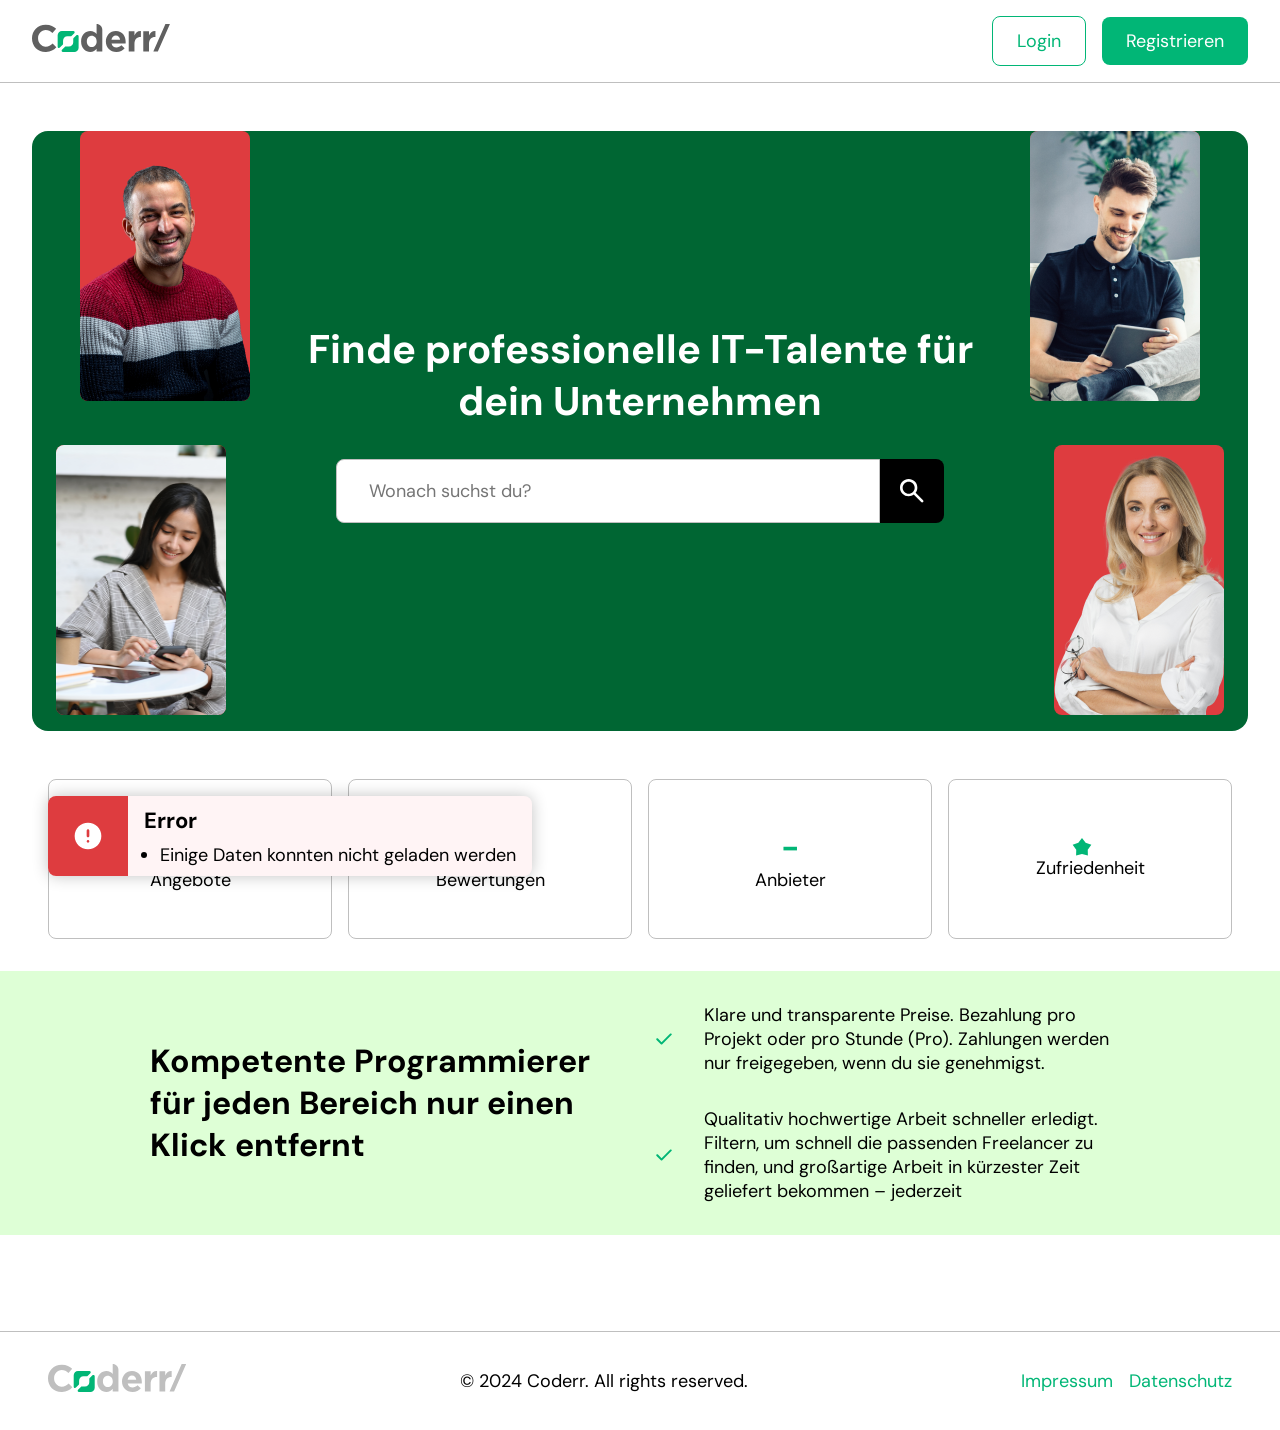
<file: index.html>
<!DOCTYPE html>
<html lang="de">

<head>
    <meta charset="UTF-8">
    <meta name="viewport" content="width=device-width, initial-scale=1.0">
    <title>Coderr/</title>
    <link rel="icon" type="image/png" href="./assets/logo/favicon.png" />


    <link rel="stylesheet" href="./shared/styles/variables.css">
    <link rel="stylesheet" href="./shared/styles/standard.css">
    <link rel="stylesheet" href="./shared/styles/form.css">
    <link rel="stylesheet" href="./shared/styles/assets.css">
    <link rel="stylesheet" href="./shared/styles/header_footer.css">
    <link rel="stylesheet" href="./shared/styles/fonts.css">
    <link rel="stylesheet" href="./styles/index.css">


    <script src="https://js-de.sentry-cdn.com/619696dcf340ca3d19964a09007d1b19.min.js" crossorigin="anonymous"></script>
    <script src="./shared/scripts/config.js"></script>

    <script src="./shared/scripts/api.js"></script>
    <script src="./shared/scripts/auth.js"></script>
    <script src="./shared/scripts/redirect.js"></script>
    <script src="./shared/scripts/ui_helper.js"></script>

    <script src="./shared/scripts/user_crud.js"></script>

    <script src="./shared/scripts/template/header_template.js"></script>
    <script src="./shared/scripts/header.js"></script>

    <script src="./scripts/index.js"></script>
</head>

<body onload="setHeader(); indexInit()" onclick="closeAllOpenedElements()">
    <header class="main_header">

        <a class="logo" href="./index.html">
            <img src="./assets/logo/logo_coderr.svg" alt="" srcset="">
        </a>
        <div id="head_content_right" class="d_flex_cc_gm head_content_right"></div>
    </header>

    <main>

        <div class="pad_m">
            <section class="section_group landingheader_box d_flex_cc_gm f_d_c">
                <img class="person_img" src="./assets/img/landingpage/person_1.png" alt="" srcset="">
                <img class="person_img" src="./assets/img/landingpage/person_2.png" alt="" srcset="">
                <img class="person_img" src="./assets/img/landingpage/person_3.png" alt="" srcset="">
                <img class="person_img" src="./assets/img/landingpage/person_4.png" alt="" srcset="">
                <h1 class="font_white_color">Finde professionelle IT-Talente für dein Unternehmen</h1>
                <div class="searchbar w_full">
                    <input id="index_search_field" placeholder="Wonach suchst du?" type="text">
                    <button class="d_flex_cc_gm" onclick="redirectToOfferListWSearch()">
                        <img src="./assets/icons/search.svg" alt="">
                    </button>
                </div>
            </section>
        </div>
        <section class="section_group profile_stats pad_l">
            <div class="w_full">
                <div class="card">
                    <h2 id="base_info_offer_count" class="font_prime_color">-</h2>
                    <p>Angebote</p>
                </div>
                <div class="card">
                    <h2 id="base_info_review_count" class="font_prime_color d_flex_cc_gm">
                        -
                    </h2>
                    <p>Bewertungen</p>
                </div>
            </div>
            <div class="w_full">
                <div class="card">
                    <h2 id="base_info_business_profile_count" class="font_prime_color">-</h2>
                    <p>Anbieter</p>
                </div>
                <div class="card">
                    <div class="d_flex_cc_gm">
                        <img src="./assets/icons/kid_star_green.svg" alt="" srcset="">
                        <h2 id="base_info_average_rating" class="font_prime_color">
                        </h2>
                    </div>
                    <p>Zufriedenheit</p>
                </div>
            </div>
        </section>

        <div class="green_info_section d_flex_cc_gl w_full">
            <section class=" d_flex_cc_gl pad_l">
                <h2>
                    Kompetente Programmierer für jeden Bereich nur einen Klick entfernt
                </h2>
                <div class="d_flex_cc_gl f_d_c">
                    <div class="d_flex_cc_gl">
                        <img src="./assets/icons/check.svg" alt="" srcset="">
                        <p>
                            Klare und transparente Preise. Bezahlung pro Projekt oder pro Stunde (Pro). Zahlungen werden
                            nur freigegeben, wenn du sie genehmigst.
                        </p>
                    </div>
                    <div class="d_flex_cc_gl">
                        <img src="./assets/icons/check.svg" alt="" srcset="">
                        <p>
                            Qualitativ hochwertige Arbeit schneller erledigt. Filtern, um schnell die passenden
                            Freelancer zu finden, und großartige Arbeit in kürzester Zeit geliefert bekommen – jederzeit
                        </p>
                    </div>
                </div>
            </section>
        </div>

        <section class="section_group pad_l">
        </section>
    </main>
    <footer class="main_footer pad_l">
        <a class="logo" href="./index.html">
            <img src="./assets/logo/logo_coderr_light.svg" alt="" srcset="">
        </a>
        <p>© 2024 Coderr. All rights reserved.</p>
        <div class="d_flex_cc_gm">
            <a class="link" href="./imprint.html">Impressum</a>
            <a class="link" href="./privacy_policy.html">Datenschutz</a>
        </div>
    </footer>
</body>

</html>
</file>
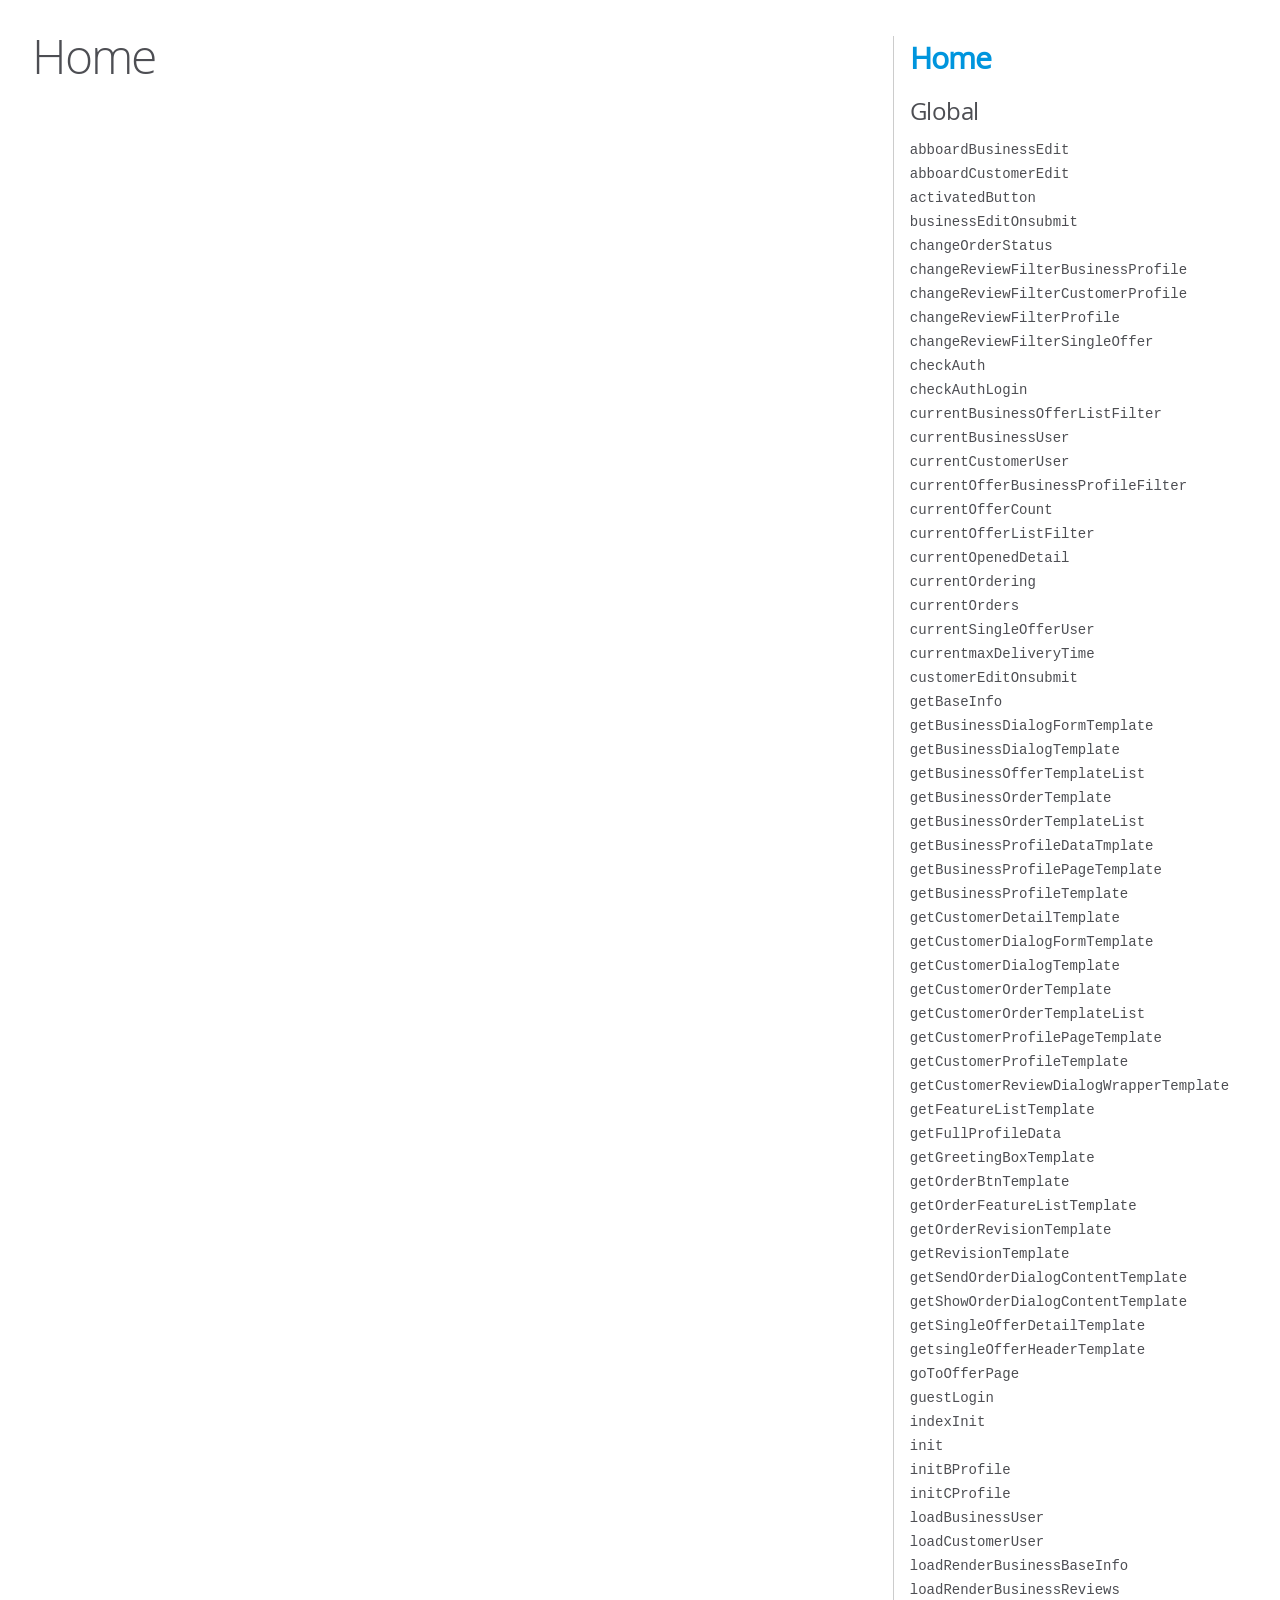
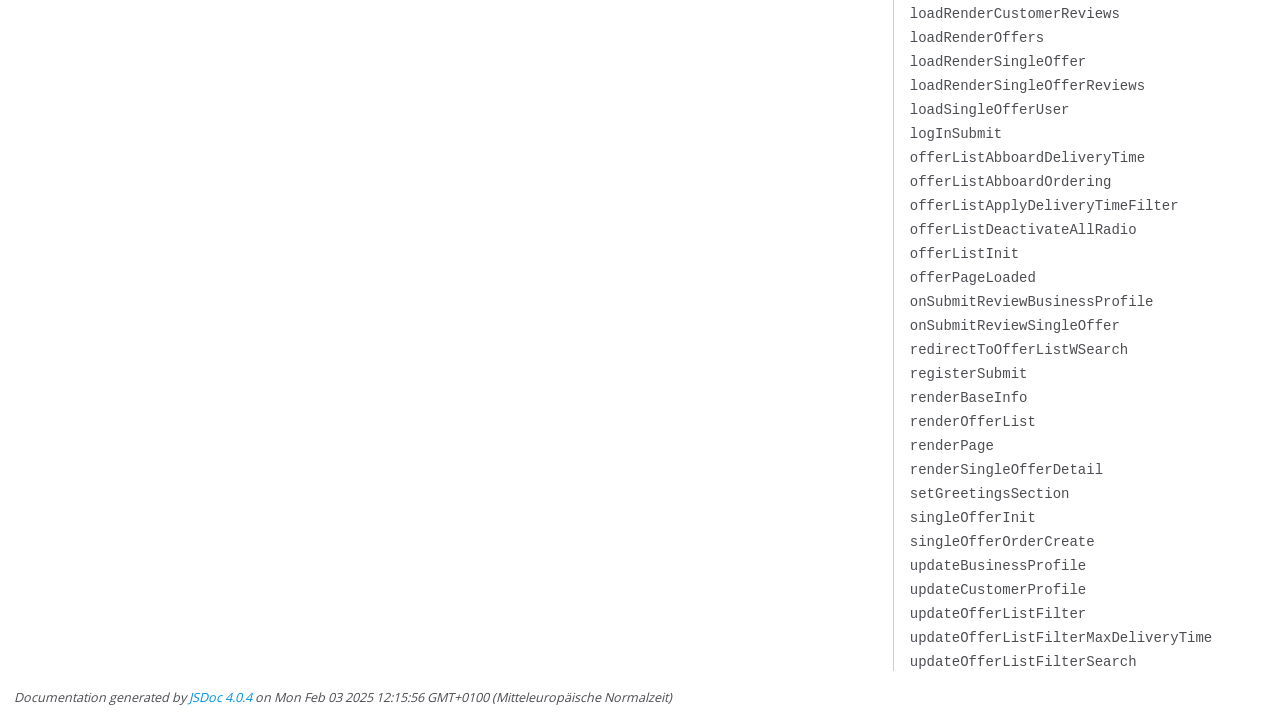
<file: scripts/docs/index.html>
<!DOCTYPE html>
<html lang="en">
<head>
    <meta charset="utf-8">
    <title>JSDoc: Home</title>

    <script src="scripts/prettify/prettify.js"> </script>
    <script src="scripts/prettify/lang-css.js"> </script>
    <!--[if lt IE 9]>
      <script src="//html5shiv.googlecode.com/svn/trunk/html5.js"></script>
    <![endif]-->
    <link type="text/css" rel="stylesheet" href="styles/prettify-tomorrow.css">
    <link type="text/css" rel="stylesheet" href="styles/jsdoc-default.css">
</head>

<body>

<div id="main">

    <h1 class="page-title">Home</h1>

    



    


    <h3> </h3>










    









</div>

<nav>
    <h2><a href="index.html">Home</a></h2><h3>Global</h3><ul><li><a href="global.html#abboardBusinessEdit">abboardBusinessEdit</a></li><li><a href="global.html#abboardCustomerEdit">abboardCustomerEdit</a></li><li><a href="global.html#activatedButton">activatedButton</a></li><li><a href="global.html#businessEditOnsubmit">businessEditOnsubmit</a></li><li><a href="global.html#changeOrderStatus">changeOrderStatus</a></li><li><a href="global.html#changeReviewFilterBusinessProfile">changeReviewFilterBusinessProfile</a></li><li><a href="global.html#changeReviewFilterCustomerProfile">changeReviewFilterCustomerProfile</a></li><li><a href="global.html#changeReviewFilterProfile">changeReviewFilterProfile</a></li><li><a href="global.html#changeReviewFilterSingleOffer">changeReviewFilterSingleOffer</a></li><li><a href="global.html#checkAuth">checkAuth</a></li><li><a href="global.html#checkAuthLogin">checkAuthLogin</a></li><li><a href="global.html#currentBusinessOfferListFilter">currentBusinessOfferListFilter</a></li><li><a href="global.html#currentBusinessUser">currentBusinessUser</a></li><li><a href="global.html#currentCustomerUser">currentCustomerUser</a></li><li><a href="global.html#currentOfferBusinessProfileFilter">currentOfferBusinessProfileFilter</a></li><li><a href="global.html#currentOfferCount">currentOfferCount</a></li><li><a href="global.html#currentOfferListFilter">currentOfferListFilter</a></li><li><a href="global.html#currentOpenedDetail">currentOpenedDetail</a></li><li><a href="global.html#currentOrdering">currentOrdering</a></li><li><a href="global.html#currentOrders">currentOrders</a></li><li><a href="global.html#currentSingleOfferUser">currentSingleOfferUser</a></li><li><a href="global.html#currentmaxDeliveryTime">currentmaxDeliveryTime</a></li><li><a href="global.html#customerEditOnsubmit">customerEditOnsubmit</a></li><li><a href="global.html#getBaseInfo">getBaseInfo</a></li><li><a href="global.html#getBusinessDialogFormTemplate">getBusinessDialogFormTemplate</a></li><li><a href="global.html#getBusinessDialogTemplate">getBusinessDialogTemplate</a></li><li><a href="global.html#getBusinessOfferTemplateList">getBusinessOfferTemplateList</a></li><li><a href="global.html#getBusinessOrderTemplate">getBusinessOrderTemplate</a></li><li><a href="global.html#getBusinessOrderTemplateList">getBusinessOrderTemplateList</a></li><li><a href="global.html#getBusinessProfileDataTmplate">getBusinessProfileDataTmplate</a></li><li><a href="global.html#getBusinessProfilePageTemplate">getBusinessProfilePageTemplate</a></li><li><a href="global.html#getBusinessProfileTemplate">getBusinessProfileTemplate</a></li><li><a href="global.html#getCustomerDetailTemplate">getCustomerDetailTemplate</a></li><li><a href="global.html#getCustomerDialogFormTemplate">getCustomerDialogFormTemplate</a></li><li><a href="global.html#getCustomerDialogTemplate">getCustomerDialogTemplate</a></li><li><a href="global.html#getCustomerOrderTemplate">getCustomerOrderTemplate</a></li><li><a href="global.html#getCustomerOrderTemplateList">getCustomerOrderTemplateList</a></li><li><a href="global.html#getCustomerProfilePageTemplate">getCustomerProfilePageTemplate</a></li><li><a href="global.html#getCustomerProfileTemplate">getCustomerProfileTemplate</a></li><li><a href="global.html#getCustomerReviewDialogWrapperTemplate">getCustomerReviewDialogWrapperTemplate</a></li><li><a href="global.html#getFeatureListTemplate">getFeatureListTemplate</a></li><li><a href="global.html#getFullProfileData">getFullProfileData</a></li><li><a href="global.html#getGreetingBoxTemplate">getGreetingBoxTemplate</a></li><li><a href="global.html#getOrderBtnTemplate">getOrderBtnTemplate</a></li><li><a href="global.html#getOrderFeatureListTemplate">getOrderFeatureListTemplate</a></li><li><a href="global.html#getOrderRevisionTemplate">getOrderRevisionTemplate</a></li><li><a href="global.html#getRevisionTemplate">getRevisionTemplate</a></li><li><a href="global.html#getSendOrderDialogContentTemplate">getSendOrderDialogContentTemplate</a></li><li><a href="global.html#getShowOrderDialogContentTemplate">getShowOrderDialogContentTemplate</a></li><li><a href="global.html#getSingleOfferDetailTemplate">getSingleOfferDetailTemplate</a></li><li><a href="global.html#getsingleOfferHeaderTemplate">getsingleOfferHeaderTemplate</a></li><li><a href="global.html#goToOfferPage">goToOfferPage</a></li><li><a href="global.html#guestLogin">guestLogin</a></li><li><a href="global.html#indexInit">indexInit</a></li><li><a href="global.html#init">init</a></li><li><a href="global.html#initBProfile">initBProfile</a></li><li><a href="global.html#initCProfile">initCProfile</a></li><li><a href="global.html#loadBusinessUser">loadBusinessUser</a></li><li><a href="global.html#loadCustomerUser">loadCustomerUser</a></li><li><a href="global.html#loadRenderBusinessBaseInfo">loadRenderBusinessBaseInfo</a></li><li><a href="global.html#loadRenderBusinessReviews">loadRenderBusinessReviews</a></li><li><a href="global.html#loadRenderCustomerReviews">loadRenderCustomerReviews</a></li><li><a href="global.html#loadRenderOffers">loadRenderOffers</a></li><li><a href="global.html#loadRenderSingleOffer">loadRenderSingleOffer</a></li><li><a href="global.html#loadRenderSingleOfferReviews">loadRenderSingleOfferReviews</a></li><li><a href="global.html#loadSingleOfferUser">loadSingleOfferUser</a></li><li><a href="global.html#logInSubmit">logInSubmit</a></li><li><a href="global.html#offerListAbboardDeliveryTime">offerListAbboardDeliveryTime</a></li><li><a href="global.html#offerListAbboardOrdering">offerListAbboardOrdering</a></li><li><a href="global.html#offerListApplyDeliveryTimeFilter">offerListApplyDeliveryTimeFilter</a></li><li><a href="global.html#offerListDeactivateAllRadio">offerListDeactivateAllRadio</a></li><li><a href="global.html#offerListInit">offerListInit</a></li><li><a href="global.html#offerPageLoaded">offerPageLoaded</a></li><li><a href="global.html#onSubmitReviewBusinessProfile">onSubmitReviewBusinessProfile</a></li><li><a href="global.html#onSubmitReviewSingleOffer">onSubmitReviewSingleOffer</a></li><li><a href="global.html#redirectToOfferListWSearch">redirectToOfferListWSearch</a></li><li><a href="global.html#registerSubmit">registerSubmit</a></li><li><a href="global.html#renderBaseInfo">renderBaseInfo</a></li><li><a href="global.html#renderOfferList">renderOfferList</a></li><li><a href="global.html#renderPage">renderPage</a></li><li><a href="global.html#renderSingleOfferDetail">renderSingleOfferDetail</a></li><li><a href="global.html#setGreetingsSection">setGreetingsSection</a></li><li><a href="global.html#singleOfferInit">singleOfferInit</a></li><li><a href="global.html#singleOfferOrderCreate">singleOfferOrderCreate</a></li><li><a href="global.html#updateBusinessProfile">updateBusinessProfile</a></li><li><a href="global.html#updateCustomerProfile">updateCustomerProfile</a></li><li><a href="global.html#updateOfferListFilter">updateOfferListFilter</a></li><li><a href="global.html#updateOfferListFilterMaxDeliveryTime">updateOfferListFilterMaxDeliveryTime</a></li><li><a href="global.html#updateOfferListFilterSearch">updateOfferListFilterSearch</a></li></ul>
</nav>

<br class="clear">

<footer>
    Documentation generated by <a href="https://github.com/jsdoc/jsdoc">JSDoc 4.0.4</a> on Mon Feb 03 2025 12:15:56 GMT+0100 (Mitteleuropäische Normalzeit)
</footer>

<script> prettyPrint(); </script>
<script src="scripts/linenumber.js"> </script>
</body>
</html>
</file>
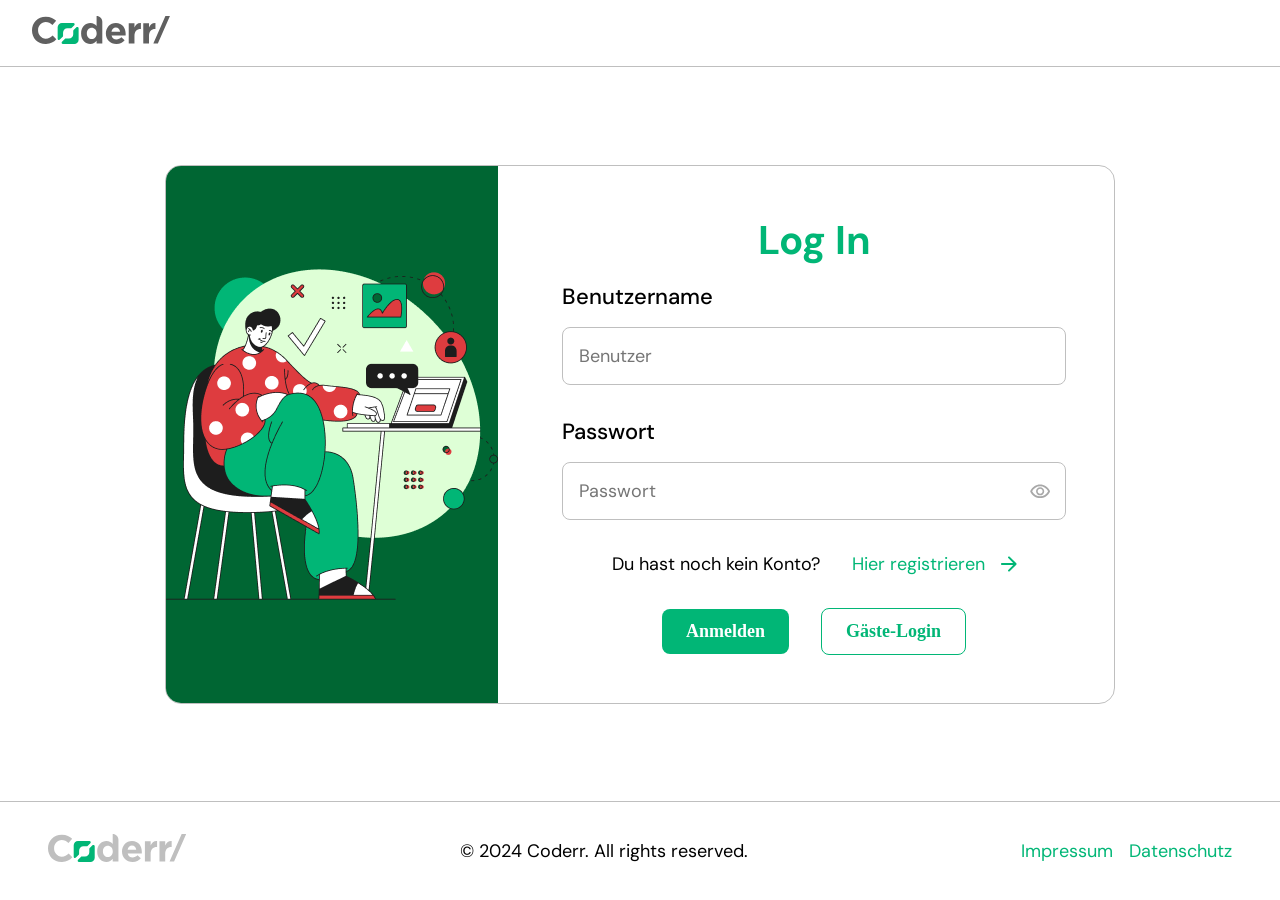
<file: business_profile.html>
<!DOCTYPE html>
<html lang="de">

<head>
    <meta charset="UTF-8">
    <meta name="viewport" content="width=device-width, initial-scale=1.0">
    <title>Coderr/</title>
    <link rel="icon" type="image/png" href="./assets/logo/favicon.png" />

    <link rel="stylesheet" href="./shared/styles/variables.css">
    <link rel="stylesheet" href="./shared/styles/standard.css">
    <link rel="stylesheet" href="./shared/styles/form.css">
    <link rel="stylesheet" href="./shared/styles/assets.css">
    <link rel="stylesheet" href="./shared/styles/fonts.css">
    <link rel="stylesheet" href="./shared/styles/header_footer.css">
    <link rel="stylesheet" href="./styles/business_profile.css">

    <script src="https://js-de.sentry-cdn.com/619696dcf340ca3d19964a09007d1b19.min.js" crossorigin="anonymous"></script>
    <script src="./shared/scripts/config.js"></script>
    <script src="./shared/scripts/api.js"></script>
    <script src="./shared/scripts/redirect.js"></script> 
    <script src="./shared/scripts/ui_helper.js"></script>
    <script src="./shared/scripts/form_helper.js"></script>
    <script src="./shared/scripts/auth.js"></script>
    
    <script src="./shared/scripts/template/review_templates.js"></script>
    <script src="./shared/scripts/review_crud.js"></script>
    <script src="./shared/scripts/user_crud.js"></script>
    <script src="./shared/scripts/template/offer_templates.js"></script>
    <script src="./shared/scripts/offer_crud.js"></script>
    <script src="./shared/scripts/order_crud.js"></script>
    <script src="./shared/scripts/template/header_template.js"></script>
    <script src="./shared/scripts/header.js"></script>

    <script src="./scripts/template/business_profile_template.js"></script>
    <script src="./scripts/business_profile.js"></script>
</head>

<body onload="initBProfile()" onclick="closeAllOpenedElements()">
    <header class="main_header">

        <a class="logo" href="./index.html">
            <img src="./assets/logo/logo_coderr.svg" alt="" srcset="">
        </a>

        <div id="head_content_right" class="d_flex_cc_gm head_content_right"></div>
        
    </header>

    <main class="d_flex_cc_gxl f_d_c">

        <section id="profile" class=" d_flex_cs_gxl f_d_c section_group">

            <div class="d_flex_cs_gxl about_me_section w_full section_group_w_border " id="business_profile_personal_data">
            </div>

            <div class="profile_stats ">
                <div class="w_full">
                    <div class="card">
                        <h2 id="business_profile_project_count" class="font_prime_color">120</h2>
                        <p >Abgeschlossene Projekte</p>
                    </div>
                    <div class="card">
                        <h2 class="font_prime_color d_flex_cc_gm" id="business_profile_avg_rating">
                            -
                            <img src="./assets/icons/kid_star.svg" alt="" srcset="">
                        </h2>
                        <p>Durchschnitt</p>
                    </div>
                </div>
                <div class="w_full">
                    <div class="card">
                        <h2 id="business_profile_review_count" class="font_prime_color">50</h2>
                        <p>Bewertungen</p>
                    </div>
                    <div class="card">
                        <h2 id="business_profile_offer_count" class="font_prime_color">5</h2>
                        <p >Angebote</p>
                    </div>
                </div>
            </div>
        </section>


        <section class="d_flex_cs_gl f_d_c w_full section_group">
            <!-- Liste der Angebote -->

            <h2 class="font_prime_color">Angebote</h2>

            <div class="offer_content w_full" id="business_profile_offer_list">

            </div>


        </section>
        
        <section class="section_group w_full  d_flex_cs_gl f_d_c">
            <h2 class="font_prime_color">Bewertungen</h2>
            <div class="w_full d_flex_cs_gm review_header">
                
                <button id="review_add_btn" onclick="openDialog('rating_dialog')" class="std_btn btn_prime pad_s">
                    Bewertung hinzufügen
                </button>
                <div class="f_d_r_resp_c">
                    <label for="review_filter">Sortieren nach:</label>
                    <select onchange="changeReviewFilterBusinessProfile(this)" id="review_filter" class="input_field">
                        <option value="-updated_at" selected>Neueste zuerst</option>
                        <option value="updated_at">Älteste zuerst</option>
                        <option value="-rating">Höchste Bewertung</option>
                        <option value="rating">Niedrigste Bewertung</option>
                    </select>
                </div>
            </div>

            <div class=" d_flex_cs_gm f_d_c w_full" id="business_profile_review_list">

            </div>

            <div class="w_full d_flex_cc_gm review_footer">
                <hr>
                <p class="link d_flex_cc_gm">
                    <img src="./assets/icons/add.svg" alt="" srcset="">
                    Mehr anzeigen
                </p>
            </div>
        </section>

        </section>
        <section onclick="closeDialog('rating_dialog')" id="rating_dialog" class="dialog pad_m d_flex_cc_gm d_none">
            <div onclick="stopProp(event)" class="m_auto small_form d_flex_cs_gm f_d_c">

                <h2 class="font_prime_color">Bewertung hinzufügen</h2>
 
                <div class="star_rating d_flex_cs_gm">
                    <div class="review_stars stars_input" id="review_stars_input">
                        <img src="./assets/icons/kid_star.svg" onmouseenter="updateStars(this)" alt="" srcset="">
                        <img src="./assets/icons/kid_star.svg" onmouseenter="updateStars(this)" alt="" srcset="">
                        <img src="./assets/icons/kid_star.svg" onmouseenter="updateStars(this)" alt="" srcset="">
                        <img src="./assets/icons/kid_star.svg" onmouseenter="updateStars(this)" alt="" srcset="">
                        <img src="./assets/icons/kid_star_empty.svg" onmouseenter="updateStars(this)" alt="" srcset="">
                    </div>
                </div>

                <div class="form_group">
                    <label for="review_description_input">Beschreibung:</label>
                    <textarea class="input_field" id="review_description_input" name="reviewText" rows="4"
                        placeholder="Ihre Bewertung hier eingeben..."></textarea>
                    <p id="review_text_error" class="form_error d_none">Bitte ausfüllen</p>
                </div>
                <div class="d_flex_cs_gm f_d_r_resp_c">
                    <button type="button" onclick="onSubmitReviewBusinessProfile()" class="std_btn btn_prime pad_s w_full">Bewertung abschicken</button>
                    <button onclick="closeDialog('rating_dialog')" type="button"
                        class="std_btn btn_secondary pad_s w_full">Abbrechen</button>
                </div>
            </div>
        </section>
    </main>
    <footer class="main_footer pad_l">
        <a class="logo" href="./index.html">
            <img src="./assets/logo/logo_coderr_light.svg" alt="" srcset="">
        </a>
        <p>© 2024 Coderr. All rights reserved.</p>
        <div class="d_flex_cc_gm">
            <a class="link" href="./imprint.html">Impressum</a>
            <a class="link" href="./privacy_policy.html">Datenschutz</a>
        </div>
    </footer>
</body>

</html>
</file>
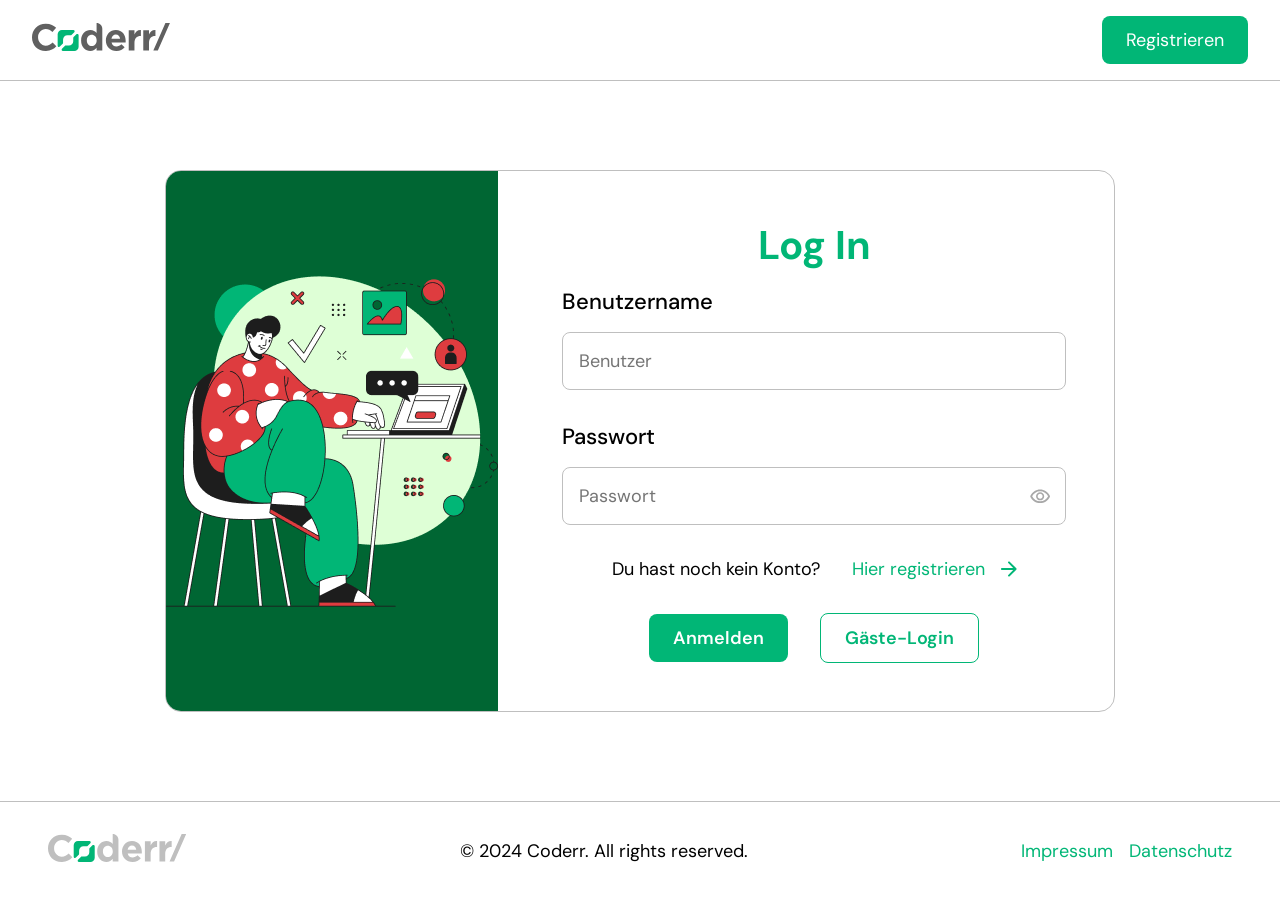
<file: customer_profile.html>
<!DOCTYPE html>
<html lang="de">

<head>
    <meta charset="UTF-8">
    <meta name="viewport" content="width=device-width, initial-scale=1.0">
    <title>Coderr/</title>
    <link rel="icon" type="image/png" href="./assets/logo/favicon.png" />

    <link rel="stylesheet" href="./shared/styles/variables.css">
    <link rel="stylesheet" href="./shared/styles/standard.css">
    <link rel="stylesheet" href="./shared/styles/form.css">
    <link rel="stylesheet" href="./shared/styles/assets.css">
    <link rel="stylesheet" href="./shared/styles/fonts.css">
    <link rel="stylesheet" href="./shared/styles/header_footer.css">
    <link rel="stylesheet" href="./styles/customer_profile.css">

    <script src="https://js-de.sentry-cdn.com/619696dcf340ca3d19964a09007d1b19.min.js" crossorigin="anonymous"></script>
    <script src="./shared/scripts/config.js"></script>

    <script src="./shared/scripts/api.js"></script>
    <script src="./shared/scripts/redirect.js"></script> 
    <script src="./shared/scripts/ui_helper.js"></script>
    <script src="./shared/scripts/form_helper.js"></script>
    <script src="./shared/scripts/auth.js"></script>

    
    
    <script src="./shared/scripts/template/review_templates.js"></script>
    <script src="./shared/scripts/review_crud.js"></script>
    <script src="./shared/scripts/user_crud.js"></script>
    <script src="./shared/scripts/template/offer_templates.js"></script>
    <script src="./shared/scripts/offer_crud.js"></script>
    <script src="./shared/scripts/template/header_template.js"></script>
    <script src="./shared/scripts/header.js"></script>

    <script src="./scripts/template/customer_profile_template.js"></script>
    <script src="./scripts/customer_profile.js"></script>
</head>

<body onload="initCProfile()" onclick="closeAllOpenedElements()">
    <header class="main_header">
        <a class="logo" href="./index.html">
            <img src="./assets/logo/logo_coderr.svg" alt="" srcset="">
        </a>
        <div id="head_content_right" class="d_flex_cc_gm head_content_right"></div>
    </header>

    <main class="d_flex_cc_gl f_d_c">


        <section id="customer_detail_section" class="d_flex_ss_gxl about_me_section w_full section_group_w_border">
            
        </section>


        <section class="section_group w_full  d_flex_cs_gl f_d_c">
            <div class="w_full d_flex_cs_gm review_header">
                <h2 class="font_prime_color">Bewertungen</h2>

                <div class="f_d_r_resp_c">
                    <label for="review_filter">Sortieren nach:</label>
                    <select onchange="changeReviewFilterCustomerProfile(this)" id="review_filter" class="input_field">
                        <option value="-updated_at" selected>Neueste zuerst</option>
                        <option value="updated_at">Älteste zuerst</option>
                        <option value="-rating">Höchste Bewertung</option>
                        <option value="rating">Niedrigste Bewertung</option>
                    </select>
                </div>
            </div>

            <div class=" d_flex_cs_gm f_d_c w_full" id="customer_profile_review_list">
            </div>

            <div class="w_full d_flex_cc_gm review_footer">
                <hr>
                <p class="link d_flex_cc_gm">
                    <img src="./assets/icons/add.svg" alt="" srcset="">
                    Mehr anzeigen
                </p>
            </div>
        </section>



    </main>
    <footer class="main_footer pad_l">
        <a class="logo" href="./index.html">
            <img src="./assets/logo/logo_coderr_light.svg" alt="" srcset="">
        </a>
        <p>© 2024 Coderr. All rights reserved.</p>
        <div class="d_flex_cc_gm">
            <a class="link" href="./imprint.html">Impressum</a>
            <a class="link" href="./privacy_policy.html">Datenschutz</a>
        </div>
    </footer>
</body>

</html>
</file>
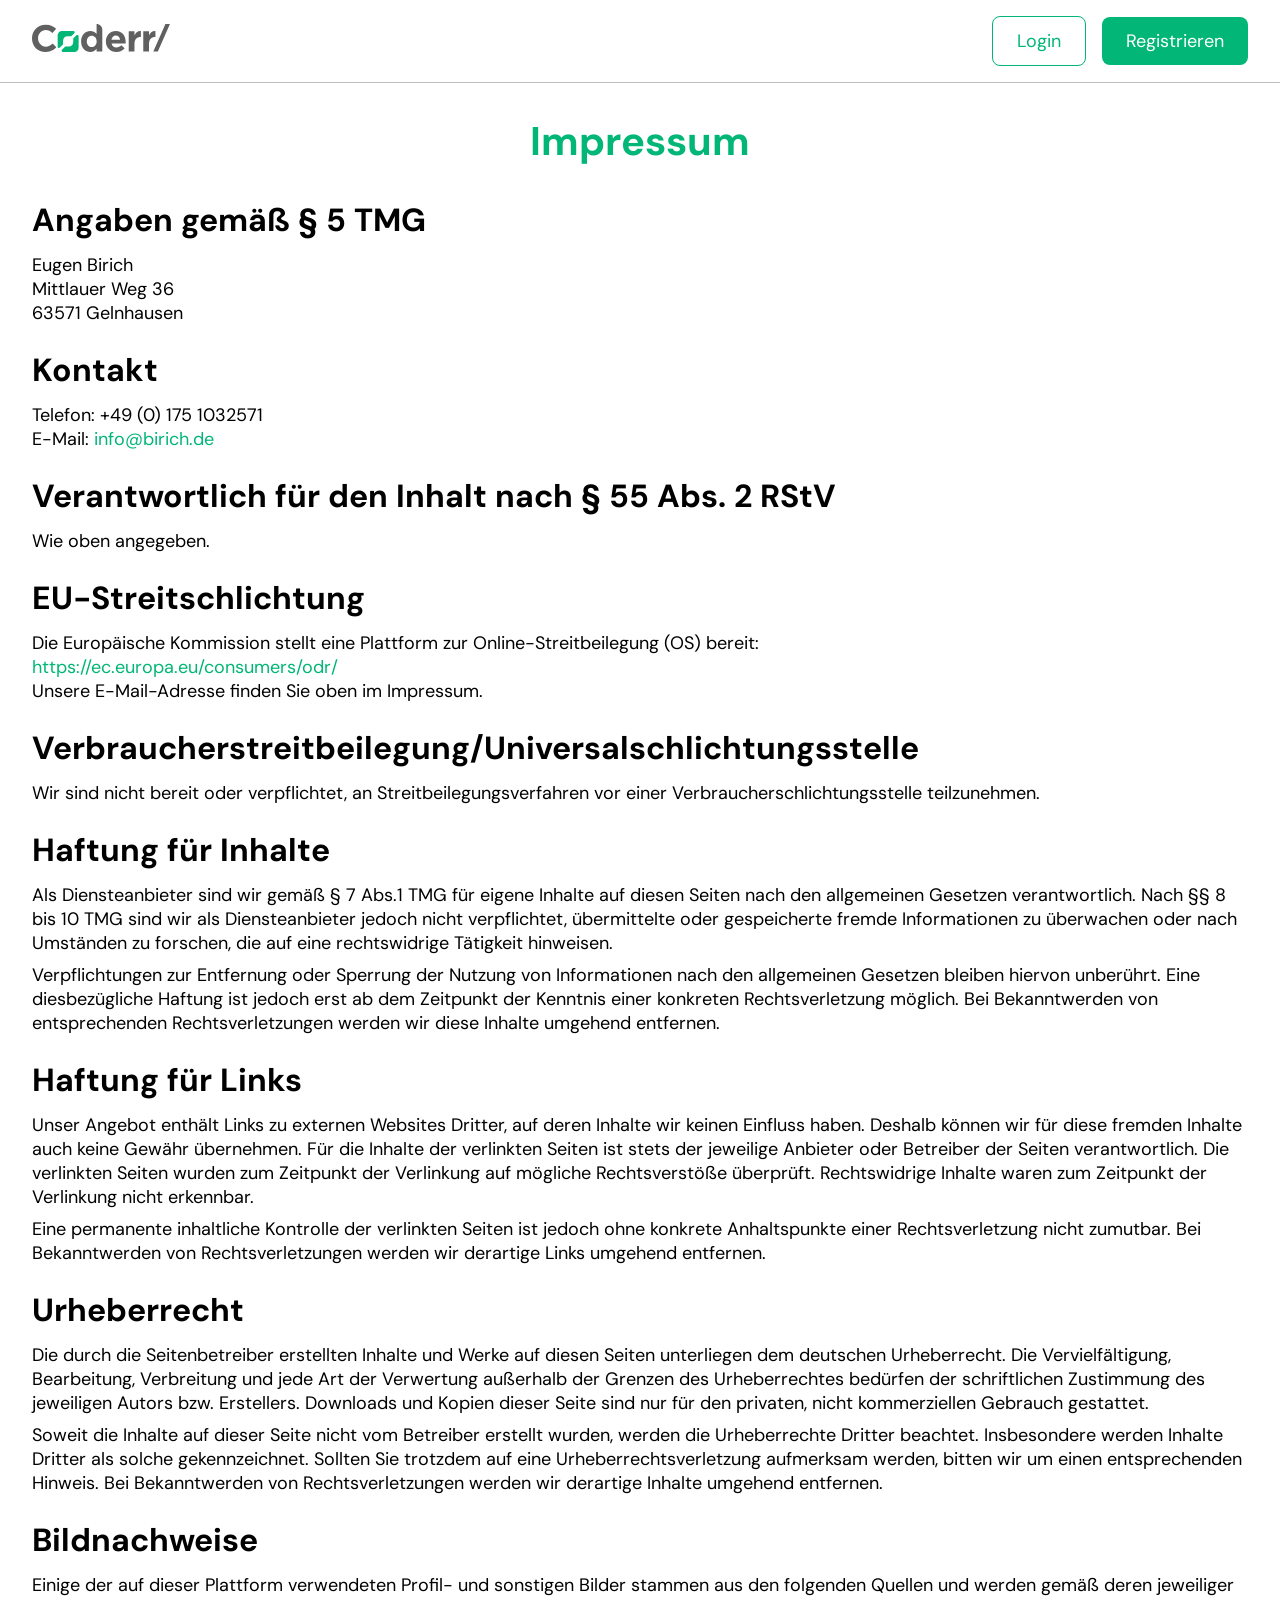
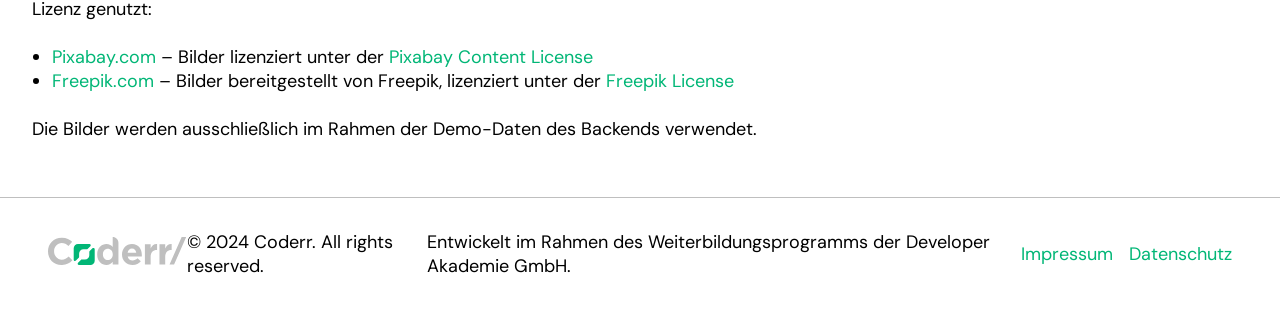
<file: imprint.html>
<!DOCTYPE html>
<html lang="de">

<head>
    <meta charset="UTF-8">
    <meta name="viewport" content="width=device-width, initial-scale=1.0">
    <title>Coderr/</title>
    <link rel="icon" type="image/png" href="./assets/logo/favicon.png" />

    <link rel="stylesheet" href="./shared/styles/variables.css">
    <link rel="stylesheet" href="./shared/styles/standard.css">
    <link rel="stylesheet" href="./shared/styles/form.css">
    <link rel="stylesheet" href="./shared/styles/assets.css">
    <link rel="stylesheet" href="./shared/styles/fonts.css">
    <link rel="stylesheet" href="./shared/styles/header_footer.css">
    <link rel="stylesheet" href="./styles/index.css">
    <link rel="stylesheet" href="./styles/legal.css">

    <script src="https://js-de.sentry-cdn.com/619696dcf340ca3d19964a09007d1b19.min.js" crossorigin="anonymous"></script>
    <script src="./shared/scripts/redirect.js"></script>
    <script src="./shared/scripts/ui_helper.js"></script>

    <script src="./shared/scripts/config.js"></script>
    <script src="./shared/scripts/auth.js"></script>
    <script src="./shared/scripts/api.js"></script>
    <script src="./shared/scripts/user_crud.js"></script>
    <script src="./shared/scripts/template/header_template.js"></script>
    <script src="./shared/scripts/header.js"></script>
</head>

<body onload="setHeader()" onclick="closeAllOpenedElements()">
    <header class="main_header">

        <a class="logo" href="./index.html">
            <img src="./assets/logo/logo_coderr.svg" alt="" srcset="">
        </a>
        <div id="head_content_right" class="d_flex_cc_gm head_content_right"></div>

    </header>

    <main>
        <section class="d_flex_cc_gl f_d_c">
            <h1 class="font_prime_color">Impressum</h1>

            <div class="legal_wrapper">
                <h2>Angaben gemäß § 5 TMG</h2>
                <p>
                    Eugen Birich<br>
                    Mittlauer Weg 36<br>
                    63571 Gelnhausen
                </p>

                <h2>Kontakt</h2>
                <p>
                    Telefon: +49 (0) 175 1032571<br>
                    E-Mail: <a class="link" href="mailto:info@birich.de">info@birich.de</a>
                </p>

                <h2>Verantwortlich für den Inhalt nach § 55 Abs. 2 RStV</h2>
                <p>Wie oben angegeben.</p>

                <h2>EU-Streitschlichtung</h2>
                <p>
                    Die Europäische Kommission stellt eine Plattform zur Online-Streitbeilegung (OS) bereit:<br>
                    <a class="link" href="https://ec.europa.eu/consumers/odr/" target="_blank"
                        rel="noopener noreferrer">https://ec.europa.eu/consumers/odr/</a><br>
                    Unsere E-Mail-Adresse finden Sie oben im Impressum.
                </p>

                <h2>Verbraucherstreitbeilegung/Universalschlichtungsstelle</h2>
                <p>
                    Wir sind nicht bereit oder verpflichtet, an Streitbeilegungsverfahren vor einer
                    Verbraucherschlichtungsstelle teilzunehmen.
                </p>

                <h2>Haftung für Inhalte</h2>
                <p>
                    Als Diensteanbieter sind wir gemäß § 7 Abs.1 TMG für eigene Inhalte auf diesen Seiten nach den
                    allgemeinen Gesetzen verantwortlich.
                    Nach §§ 8 bis 10 TMG sind wir als Diensteanbieter jedoch nicht verpflichtet, übermittelte oder
                    gespeicherte fremde Informationen zu überwachen
                    oder nach Umständen zu forschen, die auf eine rechtswidrige Tätigkeit hinweisen.
                </p>
                <p>
                    Verpflichtungen zur Entfernung oder Sperrung der Nutzung von Informationen nach den allgemeinen
                    Gesetzen bleiben hiervon unberührt.
                    Eine diesbezügliche Haftung ist jedoch erst ab dem Zeitpunkt der Kenntnis einer konkreten
                    Rechtsverletzung möglich.
                    Bei Bekanntwerden von entsprechenden Rechtsverletzungen werden wir diese Inhalte umgehend entfernen.
                </p>

                <h2>Haftung für Links</h2>
                <p>
                    Unser Angebot enthält Links zu externen Websites Dritter, auf deren Inhalte wir keinen Einfluss
                    haben.
                    Deshalb können wir für diese fremden Inhalte auch keine Gewähr übernehmen. Für die Inhalte der
                    verlinkten Seiten ist stets der jeweilige Anbieter
                    oder Betreiber der Seiten verantwortlich. Die verlinkten Seiten wurden zum Zeitpunkt der Verlinkung
                    auf mögliche Rechtsverstöße überprüft.
                    Rechtswidrige Inhalte waren zum Zeitpunkt der Verlinkung nicht erkennbar.
                </p>
                <p>
                    Eine permanente inhaltliche Kontrolle der verlinkten Seiten ist jedoch ohne konkrete Anhaltspunkte
                    einer Rechtsverletzung nicht zumutbar.
                    Bei Bekanntwerden von Rechtsverletzungen werden wir derartige Links umgehend entfernen.
                </p>

                <h2>Urheberrecht</h2>
                <p>
                    Die durch die Seitenbetreiber erstellten Inhalte und Werke auf diesen Seiten unterliegen dem
                    deutschen Urheberrecht.
                    Die Vervielfältigung, Bearbeitung, Verbreitung und jede Art der Verwertung außerhalb der Grenzen des
                    Urheberrechtes bedürfen der schriftlichen
                    Zustimmung des jeweiligen Autors bzw. Erstellers. Downloads und Kopien dieser Seite sind nur für den
                    privaten, nicht kommerziellen Gebrauch gestattet.
                </p>
                <p>
                    Soweit die Inhalte auf dieser Seite nicht vom Betreiber erstellt wurden, werden die Urheberrechte
                    Dritter beachtet.
                    Insbesondere werden Inhalte Dritter als solche gekennzeichnet. Sollten Sie trotzdem auf eine
                    Urheberrechtsverletzung aufmerksam werden,
                    bitten wir um einen entsprechenden Hinweis. Bei Bekanntwerden von Rechtsverletzungen werden wir
                    derartige Inhalte umgehend entfernen.
                </p>

                <h2>Bildnachweise</h2>
                <p>
                    Einige der auf dieser Plattform verwendeten Profil- und sonstigen Bilder stammen aus den folgenden
                    Quellen und werden gemäß deren jeweiliger Lizenz genutzt:
                </p>
                <ul>
                    <li>
                        <a class="link" href="https://www.pixabay.com" target="_blank"
                            rel="noopener noreferrer">Pixabay.com</a> –
                        Bilder lizenziert unter der
                        <a class="link" href="https://pixabay.com/service/license-summary/" target="_blank"
                            rel="noopener noreferrer">Pixabay Content License</a>
                    </li>
                    <li>
                        <a class="link" href="https://www.freepik.com" target="_blank"
                            rel="noopener noreferrer">Freepik.com</a> –
                        Bilder bereitgestellt von Freepik, lizenziert unter der
                        <a class="link" href="https://www.freepik.com/legal/terms-of-use" target="_blank"
                            rel="noopener noreferrer">Freepik License</a>
                    </li>
                </ul>
                <p>
                    Die Bilder werden ausschließlich im Rahmen der Demo-Daten des Backends verwendet.
                </p>
            </div>
        </section>
    </main>
    <footer class="main_footer pad_l">
        <a class="logo" href="./index.html">
            <img src="./assets/logo/logo_coderr_light.svg" alt="" srcset="">
        </a>
        <p>© 2024 Coderr. All rights reserved.</p>
        <p>Entwickelt im Rahmen des Weiterbildungsprogramms der Developer Akademie GmbH.</p>
        <div class="d_flex_cc_gm">
            <a class="link" href="./imprint.html">Impressum</a>
            <a class="link" href="./privacy_policy.html">Datenschutz</a>
        </div>
    </footer>
</body>

</html>
</file>
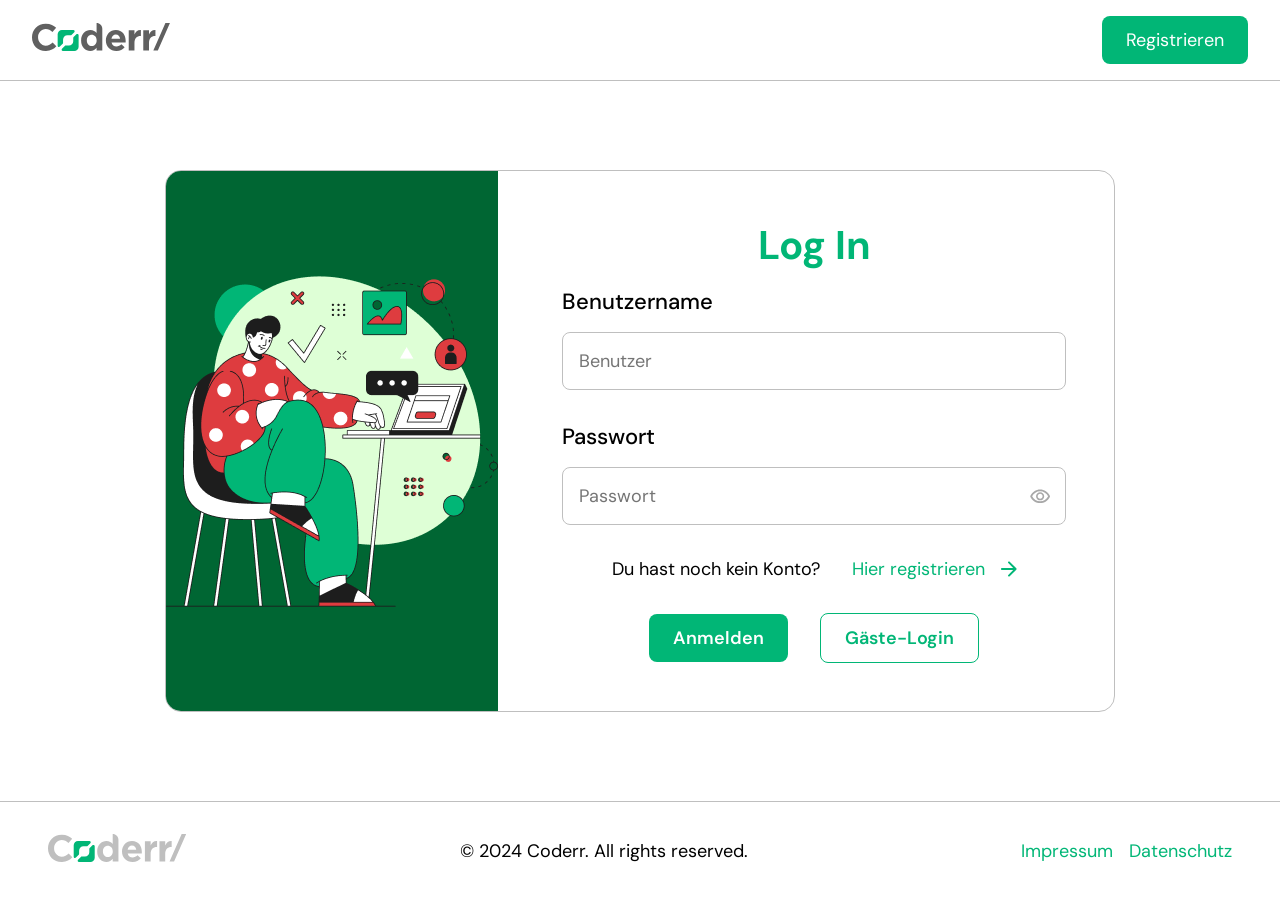
<file: login.html>
<!DOCTYPE html>
<html lang="de">

<head>
    <meta charset="UTF-8">
    <meta name="viewport" content="width=device-width, initial-scale=1.0">
    <title>Coderr/</title>
    <link rel="icon" type="image/png" href="./assets/logo/favicon.png" />

    <link rel="stylesheet" href="./shared/styles/variables.css">
    <link rel="stylesheet" href="./shared/styles/standard.css">
    <link rel="stylesheet" href="./shared/styles/form.css">
    <link rel="stylesheet" href="./shared/styles/assets.css">
    <link rel="stylesheet" href="./shared/styles/fonts.css">
    <link rel="stylesheet" href="./shared/styles/header_footer.css">
    <link rel="stylesheet" href="./styles/login.css">

    <script src="https://js-de.sentry-cdn.com/619696dcf340ca3d19964a09007d1b19.min.js" crossorigin="anonymous"></script>
    <script src="./shared/scripts/config.js"></script>
    <script src="./shared/scripts/api.js"></script>
    <script src="./shared/scripts/redirect.js"></script>
    <script src="./shared/scripts/ui_helper.js"></script>
    <script src="./shared/scripts/form_helper.js"></script>

    <script src="./shared/scripts/user_crud.js"></script>
    <script src="./shared/scripts/auth.js"></script>
    <script src="./shared/scripts/template/header_template.js"></script>
    <script src="./shared/scripts/header.js"></script>

    <script src="./scripts/login.js"></script>
</head>

<body onload="checkAuthLogin()" onclick="closeAllOpenedElements()">
    <header class="main_header">

        <a class="logo" href="./index.html">
            <img src="./assets/logo/logo_coderr.svg" alt="" srcset="">
        </a>
        <div id="head_content_right" class="d_flex_cc_gm head_content_right"></div>
    </header>

    <main class="d_flex_cc_gm">
        <section class="login_section small_form d_flex_cc_gm ">
            <div class="login_img_section d_flex_cc_gm">
                <img src="./assets/img/login_img.png" alt="" srcset="">
            </div>
            <div class="login_form_section w_full d_flex_cc_gm f_d_c">
                <h1 class="font_prime_color">Log In</h1>
                <form onsubmit="logInSubmit(event)" class="std_form d_flex_cs_gl f_d_c">
                    <div class="form_group">
                        <label for="username">Benutzername</label>
                        <input onkeydown="hideFormErrors(['error_pw'])" placeholder="Benutzer" class="input_field"
                            type="text" id="username" name="username" required>
                    </div>
                    <div class="form_group">
                        <label for="password">Passwort</label>
                        <div class="pos_rel">
                            <input onkeydown="hideFormErrors(['error_pw'])" placeholder="Passwort" class="input_field"
                                type="password" id="password" name="password" required>
                            <div onclick="togglePassword(this)" class="password_eye">
                                <img src="./assets/icons/visibility.svg" alt="" srcset="">
                            </div>
                        </div>
                    </div>
                    <p id="error_pw" class="form_error d_none">Benutzer oder Passwort falsch</p>
                    <div class="d_flex_cc_gl f_d_r_resp_c w_full">
                        <p>Du hast noch kein Konto?</p>
                        <a href="./registration.html" class="link d_flex_cc_gm">
                            Hier registrieren
                            <img src="./assets/icons/arrow_forward.svg" alt="" srcset="">
                        </a>
                    </div>
                    <div class="d_flex_cc_gl f_d_r_resp_c w_full">
                        <button type="submit" class="std_btn btn_prime pad_s">Anmelden</button>
                        <button type="button" onclick="openDialog('guest_login_dialog')"
                            class="std_btn btn_secondary pad_s">Gäste-Login</button>
                    </div>
                </form>

            </div>
        </section>
        <section onclick="closeDialog('guest_login_dialog')" id="guest_login_dialog"
            class="dialog pad_m d_flex_cc_gm d_none">
            <div onclick="stopProp(event)" class="m_auto small_form d_flex_cc_gl f_d_c">

                <h2 class="font_prime_color">Wähle einen Gastzugang</h2>
                <div class="d_flex_cc_gl guest_login_box">
                    <div class="card d_flex_cc_gl f_d_c ">
                        <h3 class="font_prime_color">Demo <br> Anbieter</h3>
                        <p>Ein Anbieter kann:</p>
                        <ul class="feature_list d_flex_cc_gm f_d_c">
                            <li>Angebote erstellen</li>
                            <li>Bestellungen bearbeiten</li>
                        </ul>
                        <button onclick="guestLogin('business')"
                            class="login_btn std_btn btn_prime pad_s d_flex_cc_gm"><img
                                src="./assets/icons/arrow_forward.svg" alt="" srcset=""> Login</button>
                    </div>
                    <div class="card d_flex_cc_gl f_d_c ">
                        <h3 class="font_prime_color">Demo<br>Kunde</h3>
                        <p>Ein Kunde kann:</p>
                        <ul class="feature_list d_flex_cc_gm f_d_c">
                            <li>Rieviews erstellen</li>
                            <li>Bestellungen aufgeben</li>
                        </ul>
                        <button onclick="guestLogin('customer')"
                            class="login_btn std_btn btn_prime pad_s d_flex_cc_gm"><img
                                src="./assets/icons/arrow_forward.svg" alt="" srcset=""> Login</button>
                    </div>
                </div>
                <p>Beide können Angebote durchsuchen und andere öffentliche Profile einsehen.</p>

            </div>
        </section>

    </main>
    <footer class="main_footer pad_l">
        <a class="logo" href="./index.html">
            <img src="./assets/logo/logo_coderr_light.svg" alt="" srcset="">
        </a>
        <p>© 2024 Coderr. All rights reserved.</p>
        <div class="d_flex_cc_gm">
            <a class="link" href="./imprint.html">Impressum</a>
            <a class="link" href="./privacy_policy.html">Datenschutz</a>
        </div>
    </footer>
</body>

</html>
</file>
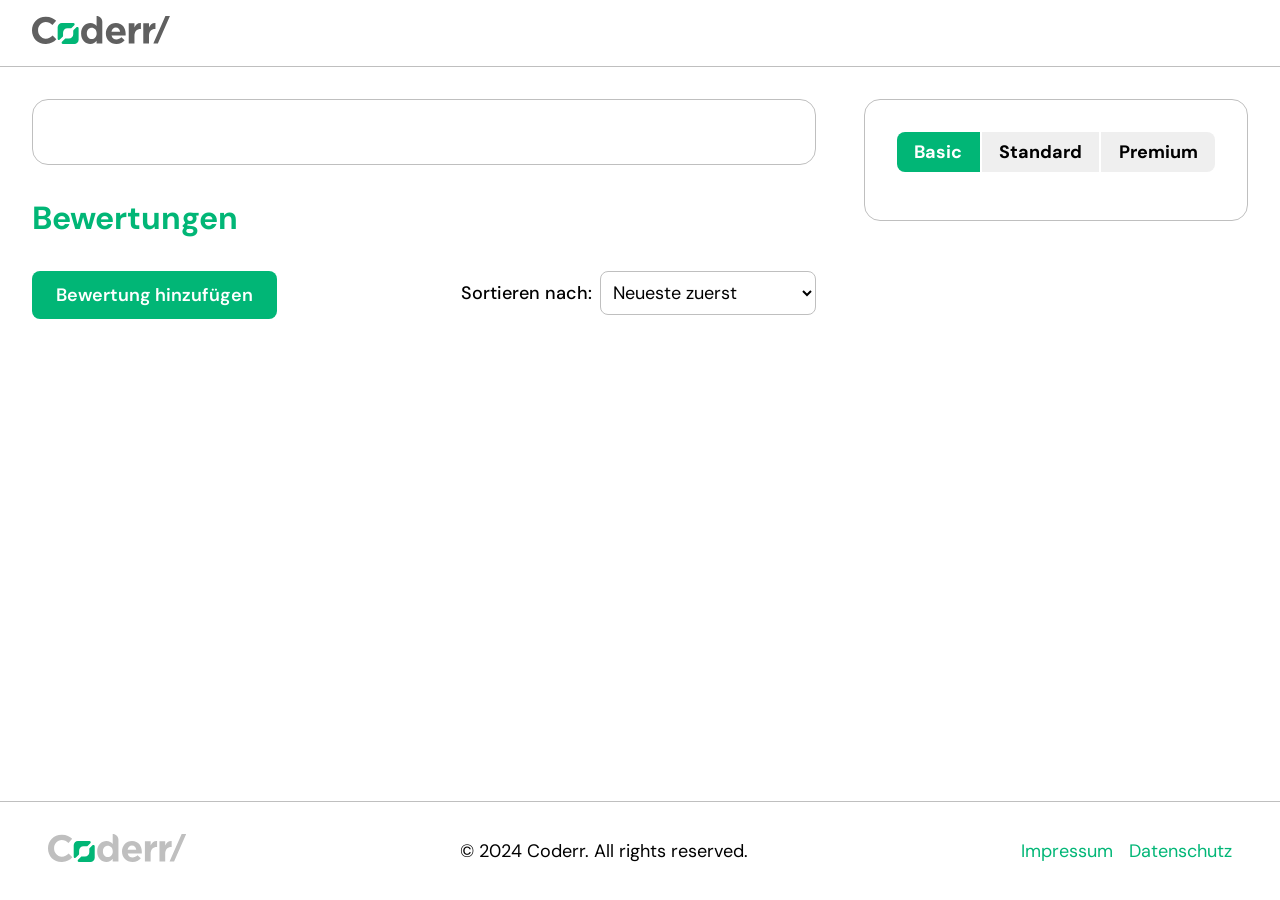
<file: offer.html>
<!DOCTYPE html>
<html lang="de">

<head>
    <meta charset="UTF-8">
    <meta name="viewport" content="width=device-width, initial-scale=1.0">
    <title>Coderr/</title>
    <link rel="icon" type="image/png" href="./assets/logo/favicon.png" />

    <link rel="stylesheet" href="./shared/styles/variables.css">
    <link rel="stylesheet" href="./shared/styles/standard.css">
    <link rel="stylesheet" href="./shared/styles/form.css">
    <link rel="stylesheet" href="./shared/styles/assets.css">
    <link rel="stylesheet" href="./shared/styles/fonts.css">
    <link rel="stylesheet" href="./shared/styles/header_footer.css">
    <link rel="stylesheet" href="./styles/offer.css">

    <script src="https://js-de.sentry-cdn.com/619696dcf340ca3d19964a09007d1b19.min.js" crossorigin="anonymous"></script>
    <script src="./shared/scripts/config.js"></script>
    <script src="./shared/scripts/api.js"></script>
    <script src="./shared/scripts/redirect.js"></script> 
    <script src="./shared/scripts/ui_helper.js"></script>
    <script src="./shared/scripts/form_helper.js"></script>
    <script src="./shared/scripts/auth.js"></script>
    
    <script src="./shared/scripts/template/review_templates.js"></script>
    <script src="./shared/scripts/review_crud.js"></script>
    <script src="./shared/scripts/user_crud.js"></script>
    <script src="./shared/scripts/template/offer_templates.js"></script>
    <script src="./shared/scripts/offer_crud.js"></script>
    <script src="./shared/scripts/order_crud.js"></script>
    <script src="./shared/scripts/template/header_template.js"></script>
    <script src="./shared/scripts/header.js"></script>

    <script src="./scripts/template/single_offer_template.js"></script>
    <script src="./scripts/single_offer.js"></script>
</head>

<body onload="singleOfferInit()" onclick="closeAllOpenedElements()">
    <header class="main_header">

        <a class="logo" href="./index.html">
            <img src="./assets/logo/logo_coderr.svg" alt="" srcset="">
        </a>

        <div id="head_content_right" class="d_flex_cc_gm head_content_right"></div>
    </header>

    <main>
        
        <div class="section_group d_flex_cc_gxl f_d_r">
            <section class="offer_left_content d_flex_cc_gl f_d_c">
                <section class="section_group_w_border d_flex_cs_gm f_d_c" id="single_offer_header_section">
                    
                </section>

                <section class="section_group d_flex_cs_gl f_d_c d_none" id="resp_detail_box"></section>

                <section class="section_group w_full  d_flex_cs_gl f_d_c">
                    <h2 class="font_prime_color">Bewertungen</h2>
                    <div class="w_full d_flex_cs_gm review_header">

                        <button id="review_add_btn" onclick="openDialog('rating_dialog')" class="std_btn btn_prime pad_s">
                            Bewertung hinzufügen
                        </button>
                        <div class="f_d_r_resp_c">
                            <label for="review_filter">Sortieren nach:</label>
                            <select onchange="changeReviewFilterSingleOffer(this)" id="review_filter" class="input_field">
                                <option value="-updated_at" selected>Neueste zuerst</option>
                                <option value="updated_at">Älteste zuerst</option>
                                <option value="-rating">Höchste Bewertung</option>
                                <option value="rating">Niedrigste Bewertung</option>
                            </select>
                        </div>
                    </div>

                    <div class=" d_flex_cs_gm f_d_c w_full" id="single_offer_review_list">
                        
                    </div>

                    <div class="w_full d_flex_cc_gm review_footer">
                        <hr>
                        <p class="link d_flex_cc_gm">
                            <img src="./assets/icons/add.svg" alt="" srcset="">
                            Mehr anzeigen
                        </p>
                    </div>
                </section>
            </section>

            <section id="detail_box" class=" offer_right_content section_group">
                <div class="section_group_w_border d_flex_cs_gm f_d_c">
                    <div class="offer_detail_header" id="offer_detail_header">
                        <button onclick="renderSingleOfferDetail('basic'); activatedButton(this)" class="pad_s active">Basic</button>
                        <button onclick="renderSingleOfferDetail('standard'); activatedButton(this)" class="pad_s">Standard</button>
                        <button onclick="renderSingleOfferDetail('premium'); activatedButton(this)" class="pad_s">Premium</button>
                    </div>

                    <div class="d_flex_cs_gm f_d_c" id="single_offer_detail_section">
                        
                    </div>
                </div>
            </section>

            <section onclick="closeDialog('order_dialog')" id="order_dialog" class="dialog pad_m d_flex_cc_gm d_none">
                <div onclick="stopProp(event)" class="small_form d_flex_cs_gl f_d_c m_auto" id="single_offe_order_dialog">                    
                </div>
            </section>

            <section onclick="closeDialog('rating_dialog')" id="rating_dialog" class="dialog pad_m d_flex_cc_gm d_none">
                <div onclick="stopProp(event)" class="m_auto small_form d_flex_cs_gm f_d_c">
    
                    <h2 class="font_prime_color">Bewertung hinzufügen</h2>
     
                    <div class="star_rating d_flex_cs_gm">
                        <div class="review_stars stars_input" id="review_stars_input">
                            <img src="./assets/icons/kid_star.svg" onmouseenter="updateStars(this)" alt="" srcset="">
                            <img src="./assets/icons/kid_star.svg" onmouseenter="updateStars(this)" alt="" srcset="">
                            <img src="./assets/icons/kid_star.svg" onmouseenter="updateStars(this)" alt="" srcset="">
                            <img src="./assets/icons/kid_star.svg" onmouseenter="updateStars(this)" alt="" srcset="">
                            <img src="./assets/icons/kid_star_empty.svg" onmouseenter="updateStars(this)" alt="" srcset="">
                        </div>
                    </div>
    
                    <div class="form_group">
                        <label for="review_description_input">Beschreibung:</label>
                        <textarea class="input_field" id="review_description_input" name="reviewText" rows="4"
                            placeholder="Ihre Bewertung hier eingeben..."></textarea>
                        <p id="review_text_error" class="form_error d_none">Bitte ausfüllen</p>
                    </div>
                    <div class="d_flex_cs_gm f_d_r_resp_c">
                        <button type="button" onclick="onSubmitReviewSingleOffer()" class="std_btn btn_prime pad_s w_full">Bewertung abschicken</button>
                        <button onclick="closeDialog('rating_dialog')" type="button"
                            class="std_btn btn_secondary pad_s w_full">Abbrechen</button>
                    </div>
                </div>
            </section>
        </div>
        
    </main>
    <footer class="main_footer pad_l">
        <a class="logo" href="./index.html">
            <img src="./assets/logo/logo_coderr_light.svg" alt="" srcset="">
        </a>
        <p>© 2024 Coderr. All rights reserved.</p>
        <div class="d_flex_cc_gm">
            <a class="link" href="./imprint.html">Impressum</a>
            <a class="link" href="./privacy_policy.html">Datenschutz</a>
        </div>
    </footer>
</body>

</html>
</file>
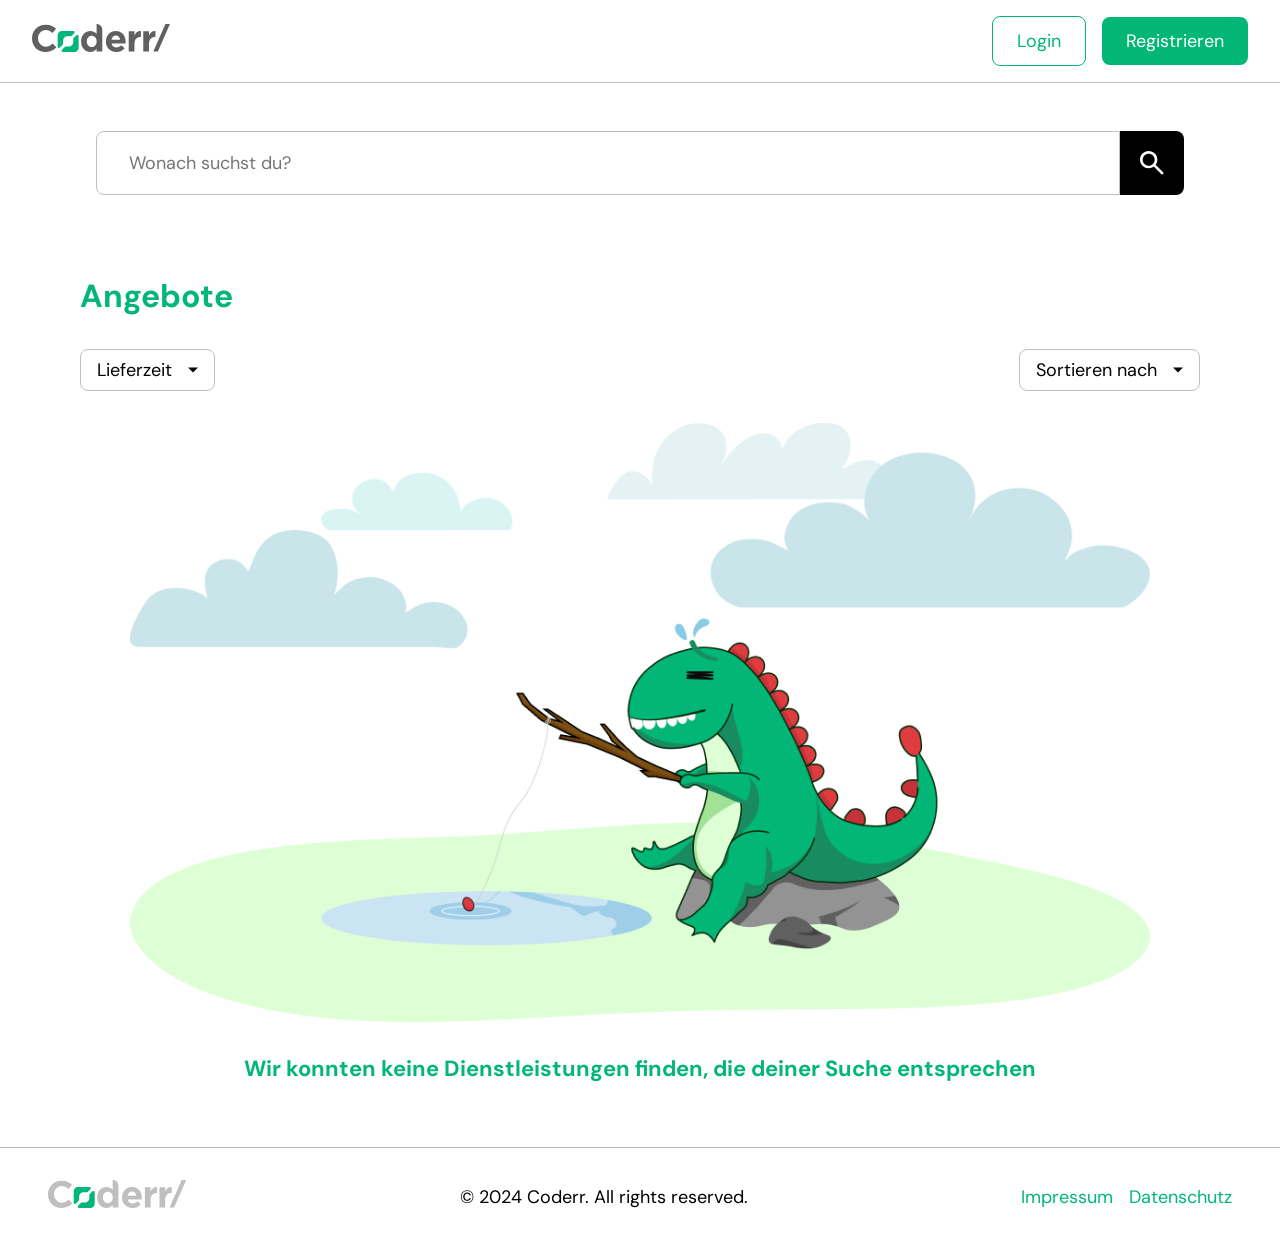
<file: offer_list.html>
<!DOCTYPE html>
<html lang="de">

<head>
    <meta charset="UTF-8">
    <meta name="viewport" content="width=device-width, initial-scale=1.0">
    <title>Coderr/</title>
    <link rel="icon" type="image/png" href="./assets/logo/favicon.png" />

    <link rel="stylesheet" href="./shared/styles/variables.css">
    <link rel="stylesheet" href="./shared/styles/standard.css">
    <link rel="stylesheet" href="./shared/styles/form.css">
    <link rel="stylesheet" href="./shared/styles/assets.css">
    <link rel="stylesheet" href="./shared/styles/fonts.css">
    <link rel="stylesheet" href="./shared/styles/header_footer.css">
    <link rel="stylesheet" href="./styles/offer_list.css">

    <script src="https://js-de.sentry-cdn.com/619696dcf340ca3d19964a09007d1b19.min.js" crossorigin="anonymous"></script>
    <script src="./shared/scripts/config.js"></script>
    <script src="./shared/scripts/api.js"></script>
    <script src="./shared/scripts/redirect.js"></script> 
    <script src="./shared/scripts/ui_helper.js"></script>
    <script src="./shared/scripts/auth.js"></script>
    
    <script src="./shared/scripts/user_crud.js"></script>
    <script src="./shared/scripts/template/offer_templates.js"></script>
    <script src="./shared/scripts/offer_crud.js"></script>
    <script src="./shared/scripts/template/header_template.js"></script>
    <script src="./shared/scripts/header.js"></script>

    <script src="./scripts/template/offer_list_template.js"></script>
    <script src="./scripts/offer_list.js"></script>
</head>

<body onload="setHeader(), offerListInit()" onclick="closeAllOpenedElements()">
    <header class="main_header">

        <a class="logo" href="./index.html">
            <img src="./assets/logo/logo_coderr.svg" alt="" srcset="">
        </a>

        <div id="head_content_right" class="d_flex_cc_gm head_content_right"></div>
    </header>

    <main class="d_flex_sc_gl f_d_c">
        <section class="offer_list_header d_flex_cs_gm f_d_c section_group d_none" id="offer_list_greeting_section">
            
        </section>
        <section class="section_group searchbar w_full">
            <input id="offer_list_searchbar" placeholder="Wonach suchst du?" type="text">
            <button class="d_flex_cc_gm" onclick="updateOfferListFilterSearch()">
                <img src="./assets/icons/search.svg" alt="">
            </button>
        </section>
        <section class="d_flex_cs_gl f_d_c w_full section_group pad_l">
            <h2 class="font_prime_color">Angebote</h2>
            <div class="d_flex_cs_gl d_sb w_full filter_bar">
                <div id="time_filter" closable=true open=false onclick="toggleOpenId('time_filter'); stopProp(event); closeOpenId('order_filter')" 
                class=" d_flex_cc_gm c_pointer dropdown_wrapper time_filter">
                        <p>Lieferzeit</p>
                        
                    <img src="./assets/icons/arrow_drop_down.svg" alt="">
                    <div class="dropdown_box" onclick="stopProp(event)">
                        <div class="dropdown_content offer_dropdown_box d_flex_cs_gl f_d_c ">
                            <div class="d_flex_cs_gm f_d_c" id="offer_list_delivery_time_box">
                                <div onclick="activateRadio(this); currentmaxDeliveryTime = 1" class="form_group d_flex_cc_gm f_d_r pad_s">
                                    <input id="radio_1" type="radio" name="role" value="1" required>
                                    <label for="radio_1">Express 24 h</label>
                                </div>
                                <div onclick="activateRadio(this); currentmaxDeliveryTime = 3" class="form_group d_flex_cc_gm f_d_r pad_s">
                                    <input id="radio_2" type="radio" name="role" value="3" required>
                                    <label for="radio_2">bis zu 3 Tage</label>
                                </div>
                                <div onclick="activateRadio(this); currentmaxDeliveryTime = 7" class="form_group d_flex_cc_gm f_d_r pad_s">
                                    <input id="radio_3" type="radio" name="role" value="7" required>
                                    <label for="radio_3">bis zu 7 Tage</label>
                                </div>
                            </div>
                            <div class="d_flex_cc_gm f_d_r_resp_c">
                                <button onclick="offerListAbboardDeliveryTime()" class="std_btn btn_secondary pad_s">
                                    Auswahl aufheben
                                </button>
                                <button onclick="offerListApplyDeliveryTimeFilter()" class="std_btn btn_prime pad_s">
                                    Anwenden
                                </button>
                            </div>
                        </div>
                    </div>
                </div>
                <div id="order_filter" closable=true open=false onclick="toggleOpenId('order_filter'); stopProp(event); closeOpenId('time_filter')" 
                class=" d_flex_cc_gm c_pointer dropdown_wrapper time_filter">
                        <p>Sortieren nach</p>
                        
                    <img src="./assets/icons/arrow_drop_down.svg" alt="">
                    <div class="dropdown_box" onclick="stopProp(event)">
                        <div class="dropdown_content offer_dropdown_box order_filter_dropdown_box d_flex_cs_gl f_d_c ">
                            <div class="d_flex_cs_gm f_d_c" id="offer_list_filter_ordering">
                                <div onclick="activateRadio(this); currentOrdering = '-updated_at'" class="form_group d_flex_cc_gm f_d_r pad_s">
                                    <input id="radio_1_1" type="radio" name="role" value="-updated_at" required>
                                    <label for="radio_1_1">Neueste zuerst</label>
                                </div>
                                <div onclick="activateRadio(this); currentOrdering = 'updated_at'" class="form_group d_flex_cc_gm f_d_r pad_s">
                                    <input id="radio_1_2" type="radio" name="role" value="updated_at" required>
                                    <label for="radio_1_2">Älteste zuerst</label>
                                </div>
                                <div onclick="activateRadio(this); currentOrdering = 'min_price'" class="form_group d_flex_cc_gm f_d_r pad_s">
                                    <input id="radio_1_3" type="radio" name="role" value="min_price" required>
                                    <label for="radio_1_3">Niedrigste Preis zuerst</label>
                                </div>
                                <div onclick="activateRadio(this); currentOrdering = '-min_price'" class="form_group d_flex_cc_gm f_d_r pad_s">
                                    <input id="radio_1_4" type="radio" name="role" value="-min_price" required>
                                    <label for="radio_1_4">Höchste Preis zuerst</label>
                                </div>
                            </div>
                            <div class="d_flex_cc_gm f_d_r_resp_c">
                                <button onclick="offerListAbboardOrdering()" class="std_btn btn_secondary pad_s">
                                    Auswahl aufheben
                                </button>
                                <button onclick="updateOfferListFilter()" class="std_btn btn_prime pad_s">
                                    Anwenden
                                </button>
                            </div>
                        </div>
                    </div>
                </div>
            </div>

            <div id="offer_list_content" class="offer_content w_full">

            </div>
        </section>

        
    </main>
    <footer class="main_footer pad_l">
        <a class="logo" href="./index.html">
            <img src="./assets/logo/logo_coderr_light.svg" alt="" srcset="">
        </a>
        <p>© 2024 Coderr. All rights reserved.</p>
        <div class="d_flex_cc_gm">
            <a class="link" href="./imprint.html">Impressum</a>
            <a class="link" href="./privacy_policy.html">Datenschutz</a>
        </div>
    </footer>
</body>

</html>
</file>
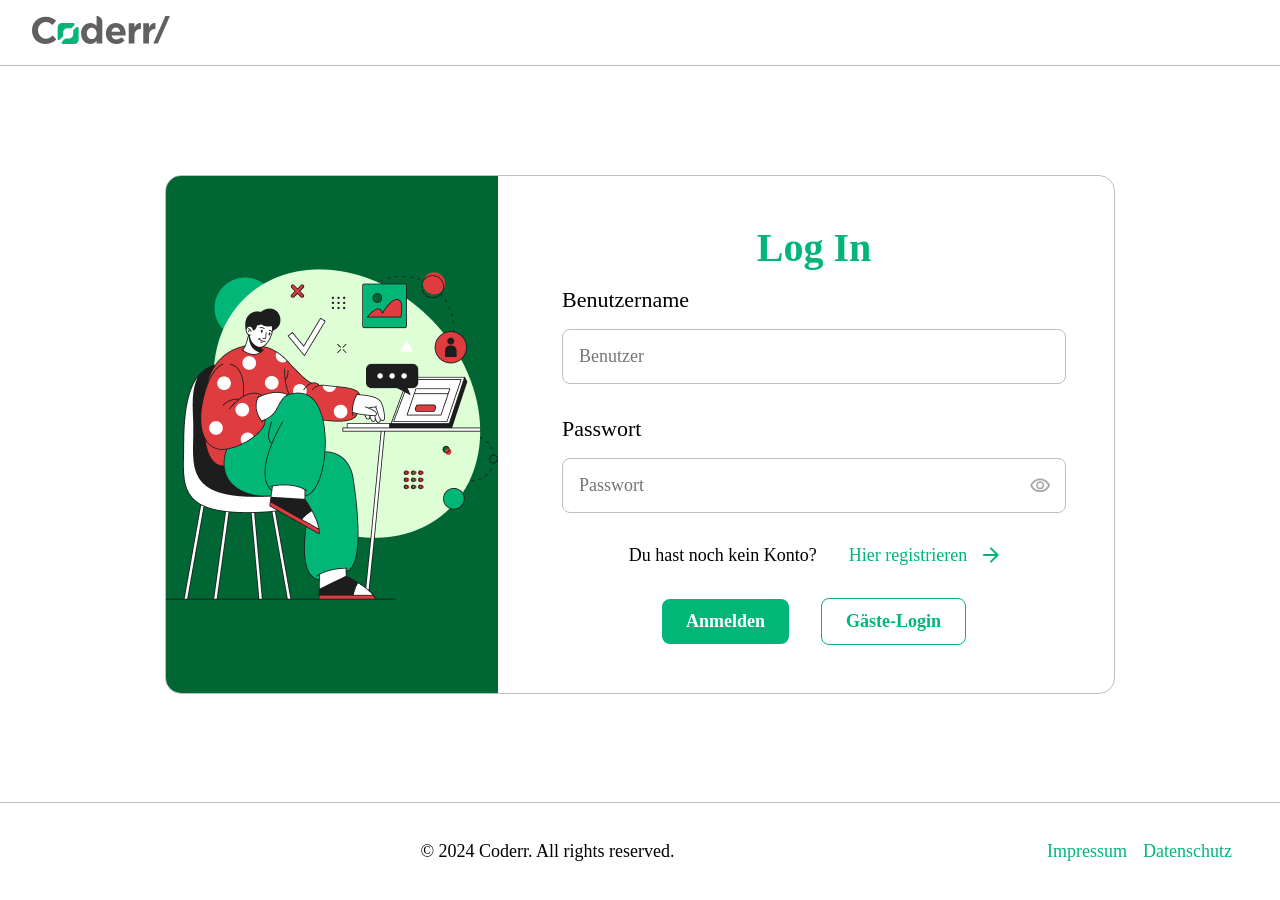
<file: own_profile.html>
<!DOCTYPE html>
<html lang="de">

<head>
    <meta charset="UTF-8">
    <meta name="viewport" content="width=device-width, initial-scale=1.0">
    <title>Coderr/</title>
    <link rel="icon" type="image/png" href="./assets/logo/favicon.png" />

    <link rel="stylesheet" href="./shared/styles/variables.css">
    <link rel="stylesheet" href="./shared/styles/standard.css">
    <link rel="stylesheet" href="./shared/styles/form.css">
    <link rel="stylesheet" href="./shared/styles/assets.css">
    <link rel="stylesheet" href="./shared/styles/fonts.css">
    <link rel="stylesheet" href="./shared/styles/header_footer.css">
    <link rel="stylesheet" href="./shared/styles/order_list.css">
    <link rel="stylesheet" href="./styles/own_profile.css">

    <script src="https://js-de.sentry-cdn.com/619696dcf340ca3d19964a09007d1b19.min.js" crossorigin="anonymous"></script>
    <script src="./shared/scripts/config.js"></script>

    <script src="./shared/scripts/api.js"></script>
    <script src="./shared/scripts/redirect.js"></script> 
    <script src="./shared/scripts/ui_helper.js"></script>
    <script src="./shared/scripts/form_helper.js"></script>
    <script src="./shared/scripts/auth.js"></script>

    <script src="./shared/scripts/template/review_templates.js"></script>
    <script src="./shared/scripts/review_crud.js"></script>
    <script src="./shared/scripts/user_crud.js"></script>
    <script src="./shared/scripts/template/offer_templates.js"></script>
    <script src="./shared/scripts/offer_crud.js"></script>
    <script src="./shared/scripts/order_crud.js"></script>
    <script src="./shared/scripts/template/header_template.js"></script>
    <script src="./shared/scripts/header.js"></script>

    <script src="./scripts/template/profile_business_templates.js"></script>
    <script src="./scripts/template/profile_customer_templates.js"></script>
    <script src="./scripts/profile.js"></script>
</head>

<body onload="init()" onclick="closeAllOpenedElements()">
    <header class="main_header">
        
        <a class="logo" href="./index.html">
            <img src="./assets/logo/logo_coderr.svg" alt="" srcset="">
        </a>
        <div id="head_content_right" class="d_flex_cc_gm head_content_right">
        </div>
    </header>

    <main id="content" class="d_flex_sc_gl f_d_c">

        <h1 class="font_prime_color">LOADING ...</h1>

    </main>


    <footer class="main_footer pad_l">
        <a class="logo" href="./index.html">
            <img src="./assets/logo/logo_coderr_light.svg" alt="" srcset="">
        </a>
        <p>© 2024 Coderr. All rights reserved.</p>
        <div class="d_flex_cc_gm">
            <a class="link" href="./imprint.html">Impressum</a>
            <a class="link" href="./privacy_policy.html">Datenschutz</a>
        </div>
    </footer>
</body>

</html>
</file>
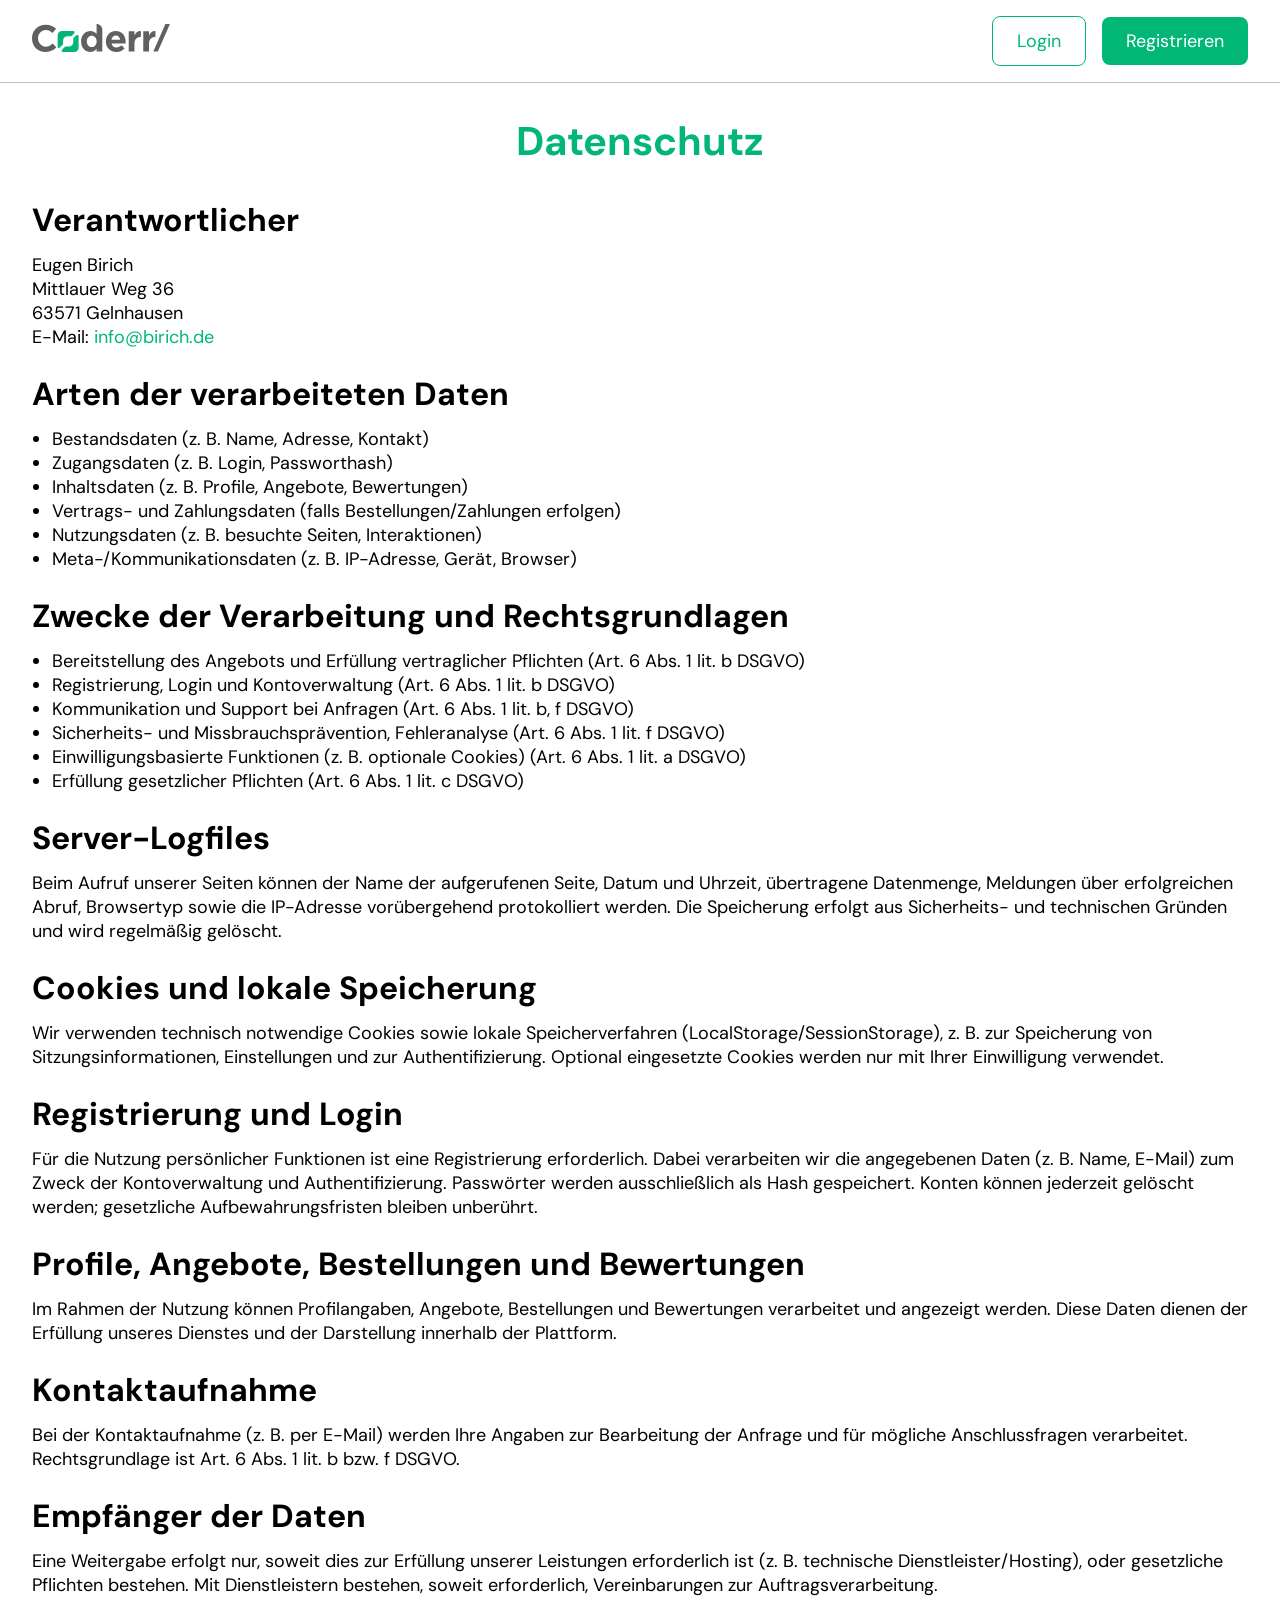
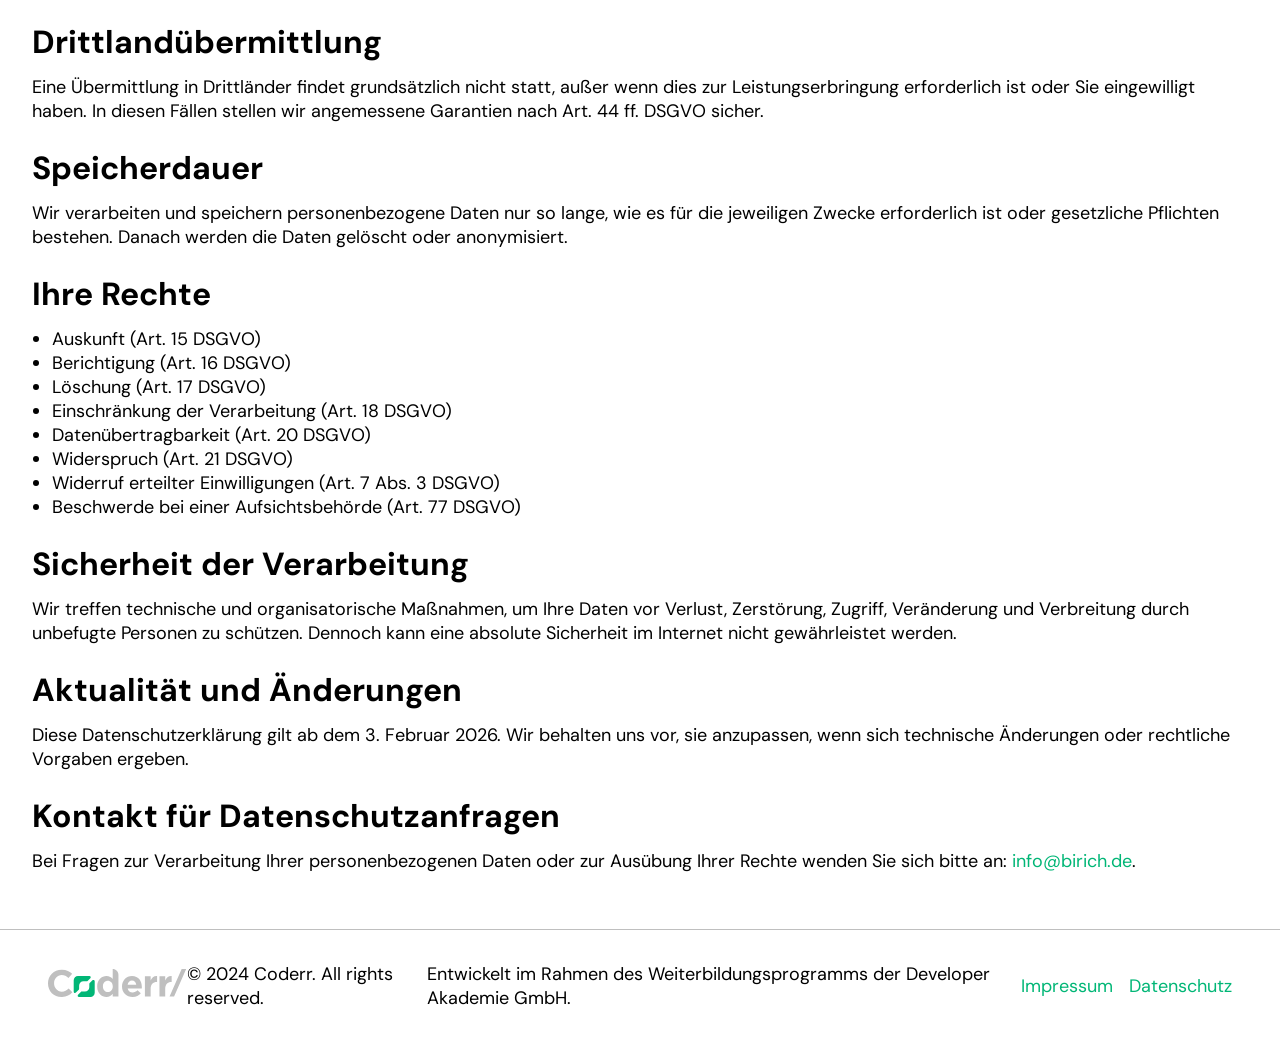
<file: privacy_policy.html>
<!DOCTYPE html>
<html lang="de">

<head>
    <meta charset="UTF-8">
    <meta name="viewport" content="width=device-width, initial-scale=1.0">
    <title>Coderr/</title>
    <link rel="icon" type="image/png" href="./assets/logo/favicon.png" />

    <link rel="stylesheet" href="./shared/styles/variables.css">
    <link rel="stylesheet" href="./shared/styles/standard.css">
    <link rel="stylesheet" href="./shared/styles/form.css">
    <link rel="stylesheet" href="./shared/styles/assets.css">
    <link rel="stylesheet" href="./shared/styles/fonts.css">
    <link rel="stylesheet" href="./shared/styles/header_footer.css">
    <link rel="stylesheet" href="./styles/index.css">
    <link rel="stylesheet" href="./styles/legal.css">

    <script src="https://js-de.sentry-cdn.com/619696dcf340ca3d19964a09007d1b19.min.js" crossorigin="anonymous"></script>
    <script src="./shared/scripts/redirect.js"></script>
    <script src="./shared/scripts/ui_helper.js"></script>


    <script src="./shared/scripts/config.js"></script>
    <script src="./shared/scripts/auth.js"></script>
    <script src="./shared/scripts/api.js"></script>
    <script src="./shared/scripts/user_crud.js"></script>
    <script src="./shared/scripts/template/header_template.js"></script>
    <script src="./shared/scripts/header.js"></script>
</head>

<body onload="setHeader()" onclick="closeAllOpenedElements()">
    <header class="main_header">

        <a class="logo" href="./index.html">
            <img src="./assets/logo/logo_coderr.svg" alt="" srcset="">
        </a>

        <div id="head_content_right" class="d_flex_cc_gm head_content_right"></div>
    </header>

    <main>
        <section class="d_flex_cc_gl f_d_c">
            <h1 class="font_prime_color">Datenschutz</h1>
            <div class="legal_wrapper">
                <h2>Verantwortlicher</h2>
                <p>
                    Eugen Birich<br>
                    Mittlauer Weg 36<br>
                    63571 Gelnhausen<br>
                    E-Mail: <a class="link" href="mailto:info@birich.de">info@birich.de</a>
                </p>

                <h2>Arten der verarbeiteten Daten</h2>
                <ul>
                    <li>Bestandsdaten (z. B. Name, Adresse, Kontakt)</li>
                    <li>Zugangsdaten (z. B. Login, Passworthash)</li>
                    <li>Inhaltsdaten (z. B. Profile, Angebote, Bewertungen)</li>
                    <li>Vertrags- und Zahlungsdaten (falls Bestellungen/Zahlungen erfolgen)</li>
                    <li>Nutzungsdaten (z. B. besuchte Seiten, Interaktionen)</li>
                    <li>Meta-/Kommunikationsdaten (z. B. IP-Adresse, Gerät, Browser)</li>
                </ul>

                <h2>Zwecke der Verarbeitung und Rechtsgrundlagen</h2>
                <ul>
                    <li>Bereitstellung des Angebots und Erfüllung vertraglicher Pflichten (Art. 6 Abs. 1 lit. b DSGVO)
                    </li>
                    <li>Registrierung, Login und Kontoverwaltung (Art. 6 Abs. 1 lit. b DSGVO)</li>
                    <li>Kommunikation und Support bei Anfragen (Art. 6 Abs. 1 lit. b, f DSGVO)</li>
                    <li>Sicherheits- und Missbrauchsprävention, Fehleranalyse (Art. 6 Abs. 1 lit. f DSGVO)</li>
                    <li>Einwilligungsbasierte Funktionen (z. B. optionale Cookies) (Art. 6 Abs. 1 lit. a DSGVO)</li>
                    <li>Erfüllung gesetzlicher Pflichten (Art. 6 Abs. 1 lit. c DSGVO)</li>
                </ul>

                <h2>Server-Logfiles</h2>
                <p>
                    Beim Aufruf unserer Seiten können der Name der aufgerufenen Seite, Datum und Uhrzeit, übertragene
                    Datenmenge,
                    Meldungen über erfolgreichen Abruf, Browsertyp sowie die IP-Adresse vorübergehend protokolliert
                    werden.
                    Die Speicherung erfolgt aus Sicherheits- und technischen Gründen und wird regelmäßig gelöscht.
                </p>

                <h2>Cookies und lokale Speicherung</h2>
                <p>
                    Wir verwenden technisch notwendige Cookies sowie lokale Speicherverfahren
                    (LocalStorage/SessionStorage),
                    z. B. zur Speicherung von Sitzungsinformationen, Einstellungen und zur Authentifizierung.
                    Optional eingesetzte Cookies werden nur mit Ihrer Einwilligung verwendet.
                </p>

                <h2>Registrierung und Login</h2>
                <p>
                    Für die Nutzung persönlicher Funktionen ist eine Registrierung erforderlich. Dabei verarbeiten wir
                    die angegebenen
                    Daten (z. B. Name, E-Mail) zum Zweck der Kontoverwaltung und Authentifizierung. Passwörter werden
                    ausschließlich
                    als Hash gespeichert. Konten können jederzeit gelöscht werden; gesetzliche Aufbewahrungsfristen
                    bleiben unberührt.
                </p>

                <h2>Profile, Angebote, Bestellungen und Bewertungen</h2>
                <p>
                    Im Rahmen der Nutzung können Profilangaben, Angebote, Bestellungen und Bewertungen verarbeitet und
                    angezeigt werden.
                    Diese Daten dienen der Erfüllung unseres Dienstes und der Darstellung innerhalb der Plattform.
                </p>

                <h2>Kontaktaufnahme</h2>
                <p>
                    Bei der Kontaktaufnahme (z. B. per E-Mail) werden Ihre Angaben zur Bearbeitung der Anfrage und für
                    mögliche Anschlussfragen
                    verarbeitet. Rechtsgrundlage ist Art. 6 Abs. 1 lit. b bzw. f DSGVO.
                </p>

                <h2>Empfänger der Daten</h2>
                <p>
                    Eine Weitergabe erfolgt nur, soweit dies zur Erfüllung unserer Leistungen erforderlich ist (z. B.
                    technische Dienstleister/Hosting),
                    oder gesetzliche Pflichten bestehen. Mit Dienstleistern bestehen, soweit erforderlich,
                    Vereinbarungen zur Auftragsverarbeitung.
                </p>

                <h2>Drittlandübermittlung</h2>
                <p>
                    Eine Übermittlung in Drittländer findet grundsätzlich nicht statt, außer wenn dies zur
                    Leistungserbringung erforderlich ist
                    oder Sie eingewilligt haben. In diesen Fällen stellen wir angemessene Garantien nach Art. 44 ff.
                    DSGVO sicher.
                </p>

                <h2>Speicherdauer</h2>
                <p>
                    Wir verarbeiten und speichern personenbezogene Daten nur so lange, wie es für die jeweiligen Zwecke
                    erforderlich ist oder
                    gesetzliche Pflichten bestehen. Danach werden die Daten gelöscht oder anonymisiert.
                </p>

                <h2>Ihre Rechte</h2>
                <ul>
                    <li>Auskunft (Art. 15 DSGVO)</li>
                    <li>Berichtigung (Art. 16 DSGVO)</li>
                    <li>Löschung (Art. 17 DSGVO)</li>
                    <li>Einschränkung der Verarbeitung (Art. 18 DSGVO)</li>
                    <li>Datenübertragbarkeit (Art. 20 DSGVO)</li>
                    <li>Widerspruch (Art. 21 DSGVO)</li>
                    <li>Widerruf erteilter Einwilligungen (Art. 7 Abs. 3 DSGVO)</li>
                    <li>Beschwerde bei einer Aufsichtsbehörde (Art. 77 DSGVO)</li>
                </ul>

                <h2>Sicherheit der Verarbeitung</h2>
                <p>
                    Wir treffen technische und organisatorische Maßnahmen, um Ihre Daten vor Verlust, Zerstörung,
                    Zugriff, Veränderung
                    und Verbreitung durch unbefugte Personen zu schützen. Dennoch kann eine absolute Sicherheit im
                    Internet nicht gewährleistet werden.
                </p>

                <h2>Aktualität und Änderungen</h2>
                <p>
                    Diese Datenschutzerklärung gilt ab dem 3. Februar 2026. Wir behalten uns vor, sie anzupassen, wenn
                    sich
                    technische Änderungen oder rechtliche Vorgaben ergeben.
                </p>

                <h2>Kontakt für Datenschutzanfragen</h2>
                <p>
                    Bei Fragen zur Verarbeitung Ihrer personenbezogenen Daten oder zur Ausübung Ihrer Rechte wenden Sie
                    sich bitte an:
                    <a class="link" href="mailto:info@birich.de">info@birich.de</a>.
                </p>
            </div>
        </section>
    </main>
    <footer class="main_footer pad_l">
        <a class="logo" href="./index.html">
            <img src="./assets/logo/logo_coderr_light.svg" alt="" srcset="">
        </a>
        <p>© 2024 Coderr. All rights reserved.</p>
        <p>Entwickelt im Rahmen des Weiterbildungsprogramms der Developer Akademie GmbH.</p>
        <div class="d_flex_cc_gm">
            <a class="link" href="./imprint.html">Impressum</a>
            <a class="link" href="./privacy_policy.html">Datenschutz</a>
        </div>
    </footer>
</body>

</html>
</file>
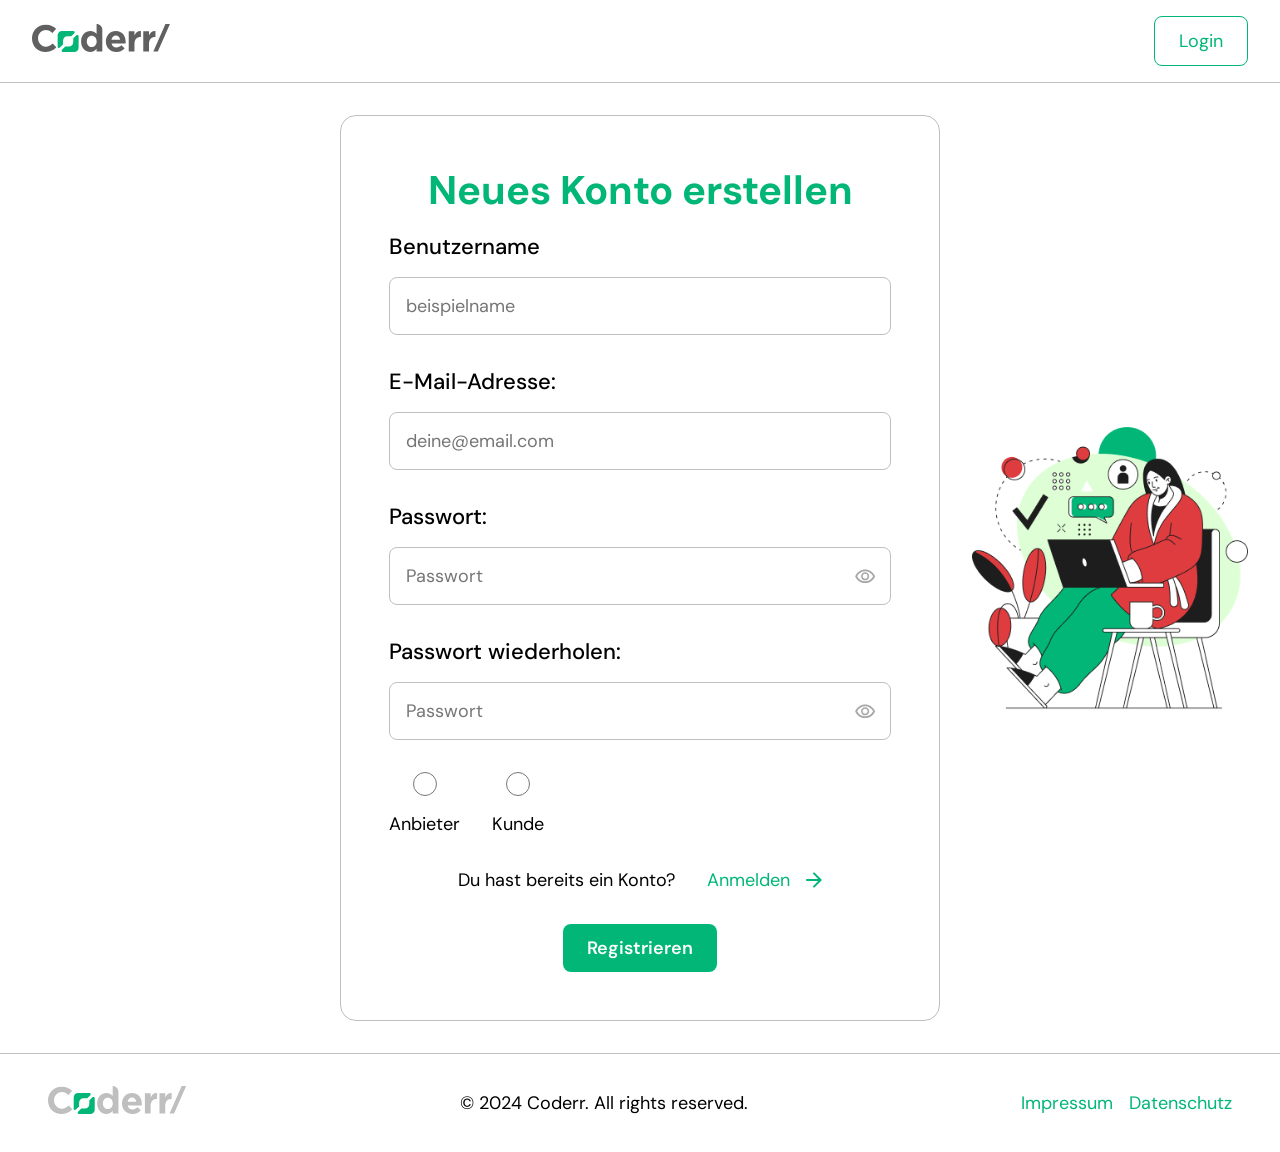
<file: registration.html>
<!DOCTYPE html>
<html lang="de">

<head>
    <meta charset="UTF-8">
    <meta name="viewport" content="width=device-width, initial-scale=1.0">
    <title>Coderr/</title>
    <link rel="icon" type="image/png" href="./assets/logo/favicon.png" />

    <link rel="stylesheet" href="./shared/styles/variables.css">
    <link rel="stylesheet" href="./shared/styles/standard.css">
    <link rel="stylesheet" href="./shared/styles/form.css">
    <link rel="stylesheet" href="./shared/styles/assets.css">
    <link rel="stylesheet" href="./shared/styles/fonts.css">
    <link rel="stylesheet" href="./shared/styles/header_footer.css">
    <link rel="stylesheet" href="./styles/registration.css">

    <script src="https://js-de.sentry-cdn.com/619696dcf340ca3d19964a09007d1b19.min.js" crossorigin="anonymous"></script>
    <script src="./shared/scripts/config.js"></script>
    <script src="./shared/scripts/api.js"></script>
    <script src="./shared/scripts/redirect.js"></script> 
    <script src="./shared/scripts/ui_helper.js"></script>
    <script src="./shared/scripts/form_helper.js"></script>
    <script src="./shared/scripts/auth.js"></script>
    
    <script src="./shared/scripts/template/header_template.js"></script>
    <script src="./shared/scripts/header.js"></script>

    <script src="./scripts/registration.js"></script>
</head>

<body onload="checkAuth()"  onclick="closeAllOpenedElements()">
    <header class="main_header">

        <a class="logo" href="./index.html">
            <img src="./assets/logo/logo_coderr.svg" alt="" srcset="">
        </a>
        <div id="head_content_right" class="d_flex_cc_gm head_content_right">
                <a href="./login.html" class="std_btn btn_secondary pad_s ">Login</a>
        </div>
    </header>

    <main class="d_flex_cc_gm" onload="setHeader()">
        <img class="registration_img" src="./assets/img/registration_img.png" alt="" srcset="">
        <section class="small_form std_form d_flex_cc_gm f_d_c">
            <h1 class="font_prime_color">Neues Konto erstellen</h1>
            <form onsubmit="registerSubmit(event); " class="std_form d_flex_cs_gl f_d_c">

                <div class="form_group">
                    <label for="username">Benutzername</label>
                    <input value="" placeholder="beispielname" type="text" id="username" name="username" class="input_field" autocomplete="off"
                        required>
                </div>
                <div class="form_group">
                    <label for="email">E-Mail-Adresse:</label>
                    <input value="" placeholder="deine@email.com" type="email" id="email" name="email" class="input_field" autocomplete="off"
                        required>
                </div>
                <div class="form_group">
                    <label for="password">Passwort:</label>
                    <div class="pos_rel">
                        <input value="" placeholder="Passwort" type="password" id="password" name="password" class="input_field"
                        required>
                        <div onclick="togglePassword(this)" class="password_eye">
                            <img src="./assets/icons/visibility.svg" alt="" srcset="">
                        </div>
                    </div>
                </div>
                <div class="form_group">
                    <label for="repeated_password">Passwort wiederholen:</label>
                    <div class="pos_rel">
                        <input value="" placeholder="Passwort" type="password" id="repeated_password" name="repeated_password"
                        class="input_field" required>
                        <div onclick="togglePassword(this)" class="password_eye">
                            <img src="./assets/icons/visibility.svg" alt="" srcset="">
                        </div>
                    </div>
                </div>
                <div class="d_flex_cs_gl">
                    <div class="form_group d_flex_cc_gm">
                        <input type="radio" name="type" id="business" value="business" required>
                        <label for="business">Anbieter</label>
                    </div>
                    <div class="form_group d_flex_cc_gm">
                        <input type="radio" name="type" id="customer" value="customer" required>
                        <label for="customer">Kunde</label>
                    </div>
                </div>

                </div>
                <div class="d_flex_cc_gl w_full f_d_r_resp_c">
                    <p>Du hast bereits ein Konto?</p>
                    <a href="./login.html" class="link d_flex_cc_gm">
                        Anmelden
                        <img src="./assets/icons/arrow_forward.svg" alt="" srcset="">
                    </a>
                </div>
                <div class="d_flex_cc_gl w_full">
                    <button type="submit" class="std_btn btn_prime pad_s">Registrieren</button>
                </div>
            </form>
        </section>
    </main>
    <footer class="main_footer pad_l">
        <a class="logo" href="./index.html">
            <img src="./assets/logo/logo_coderr_light.svg" alt="" srcset="">
        </a>
        <p>© 2024 Coderr. All rights reserved.</p>
        <div class="d_flex_cc_gm">
            <a class="link" href="./imprint.html">Impressum</a>
            <a class="link" href="./privacy_policy.html">Datenschutz</a>
        </div>
    </footer>


</body>

</html>
</file>
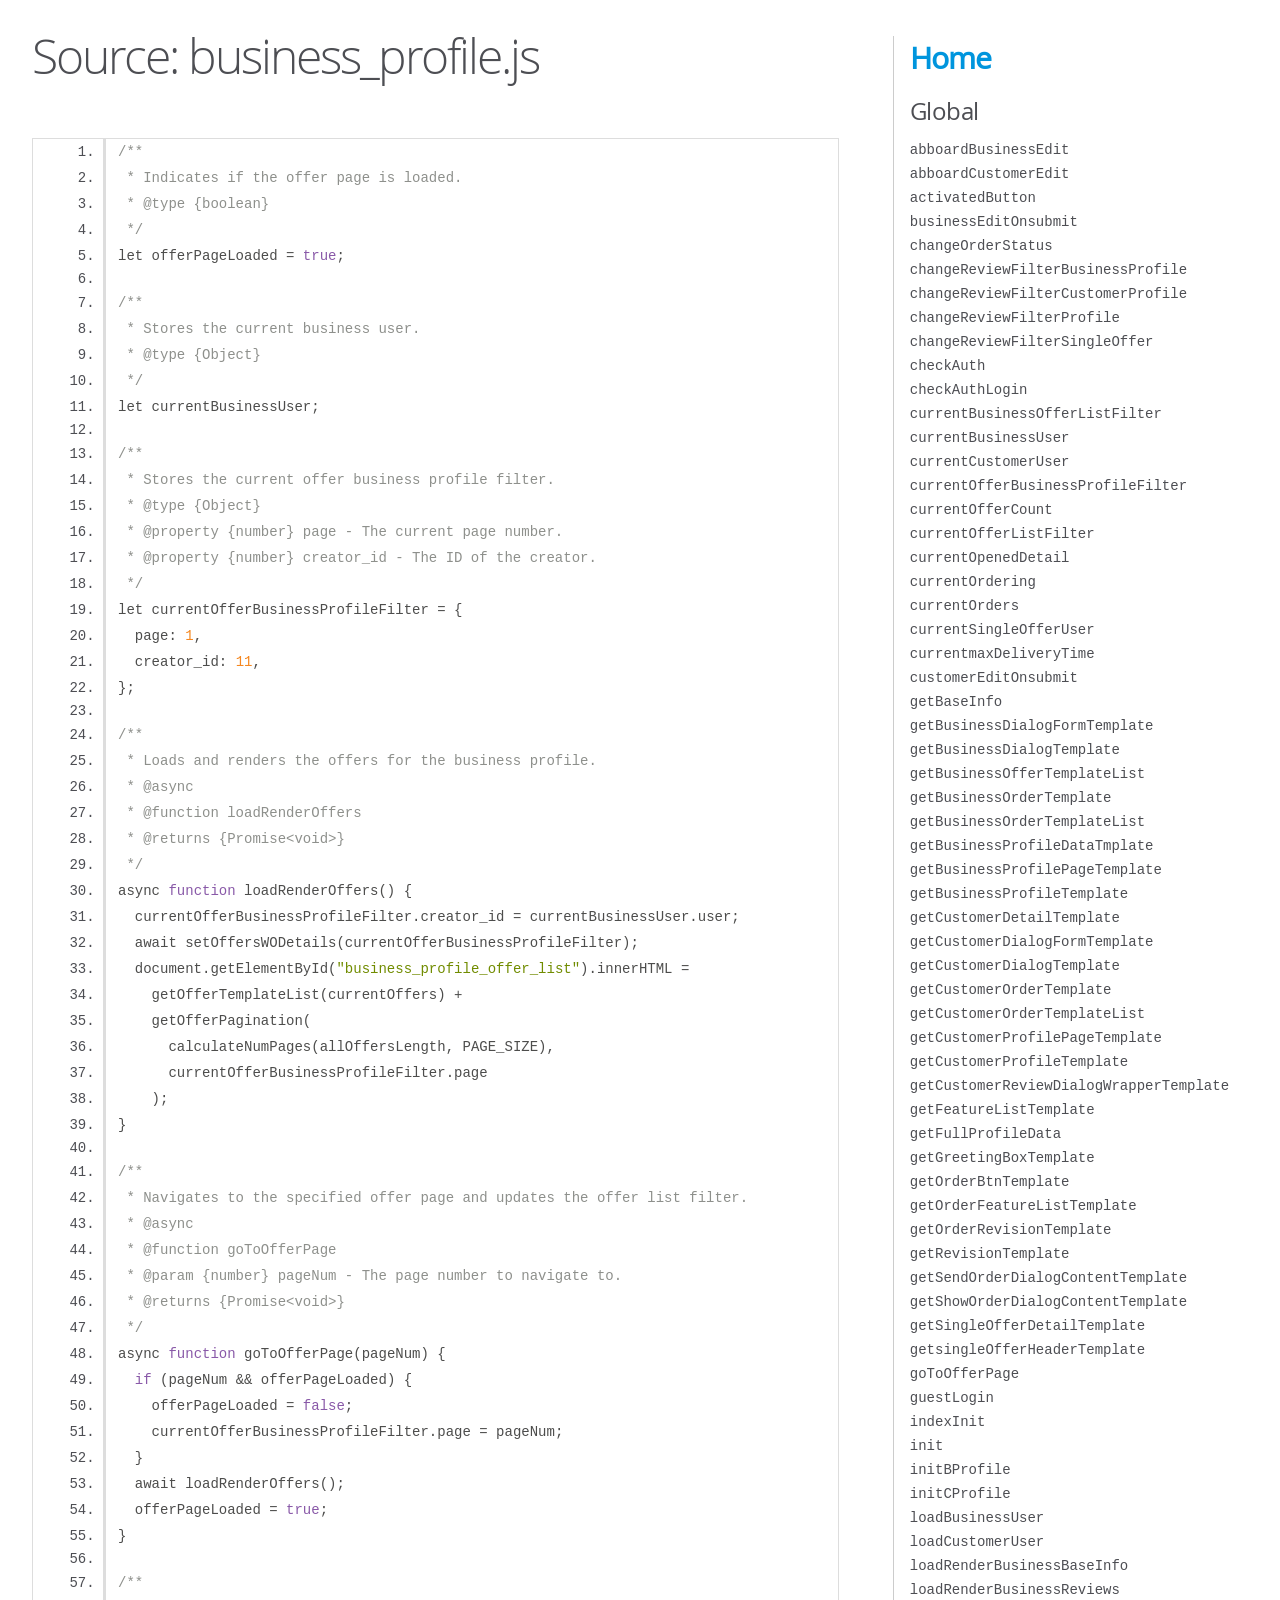
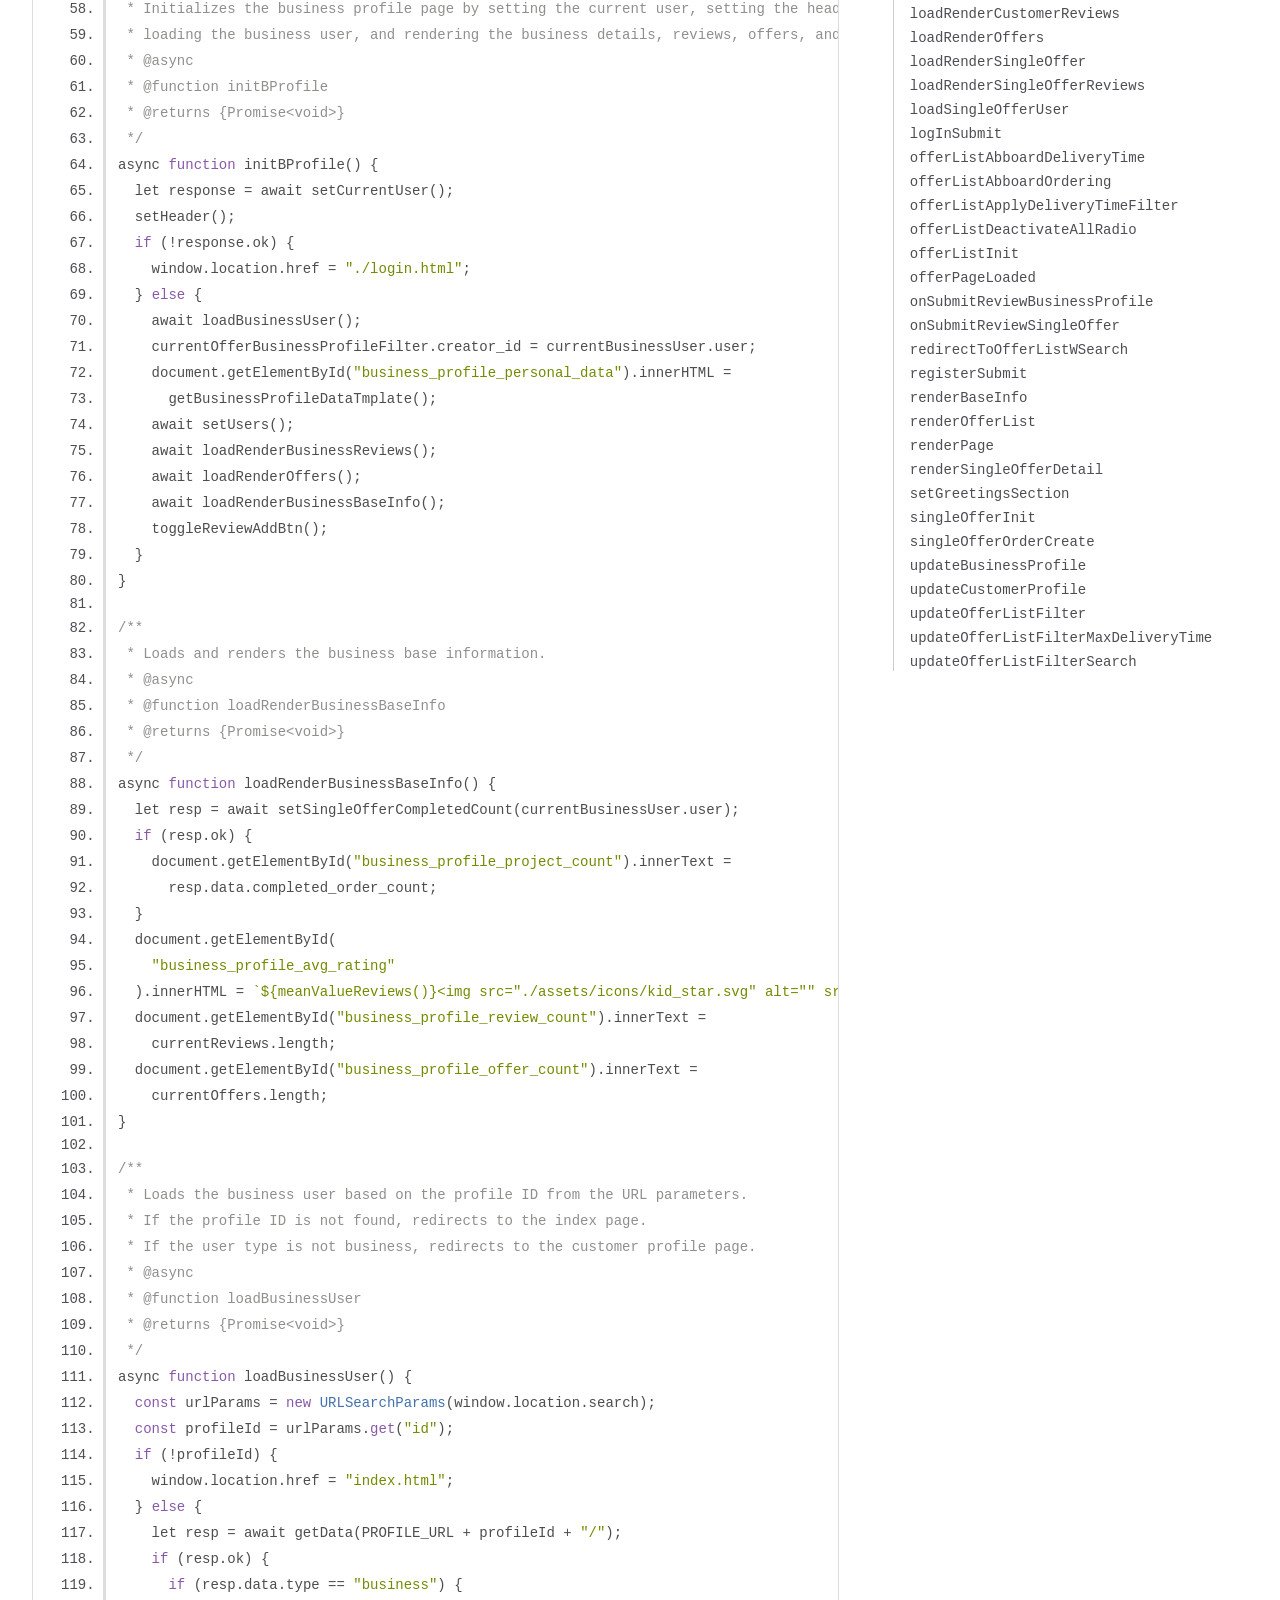
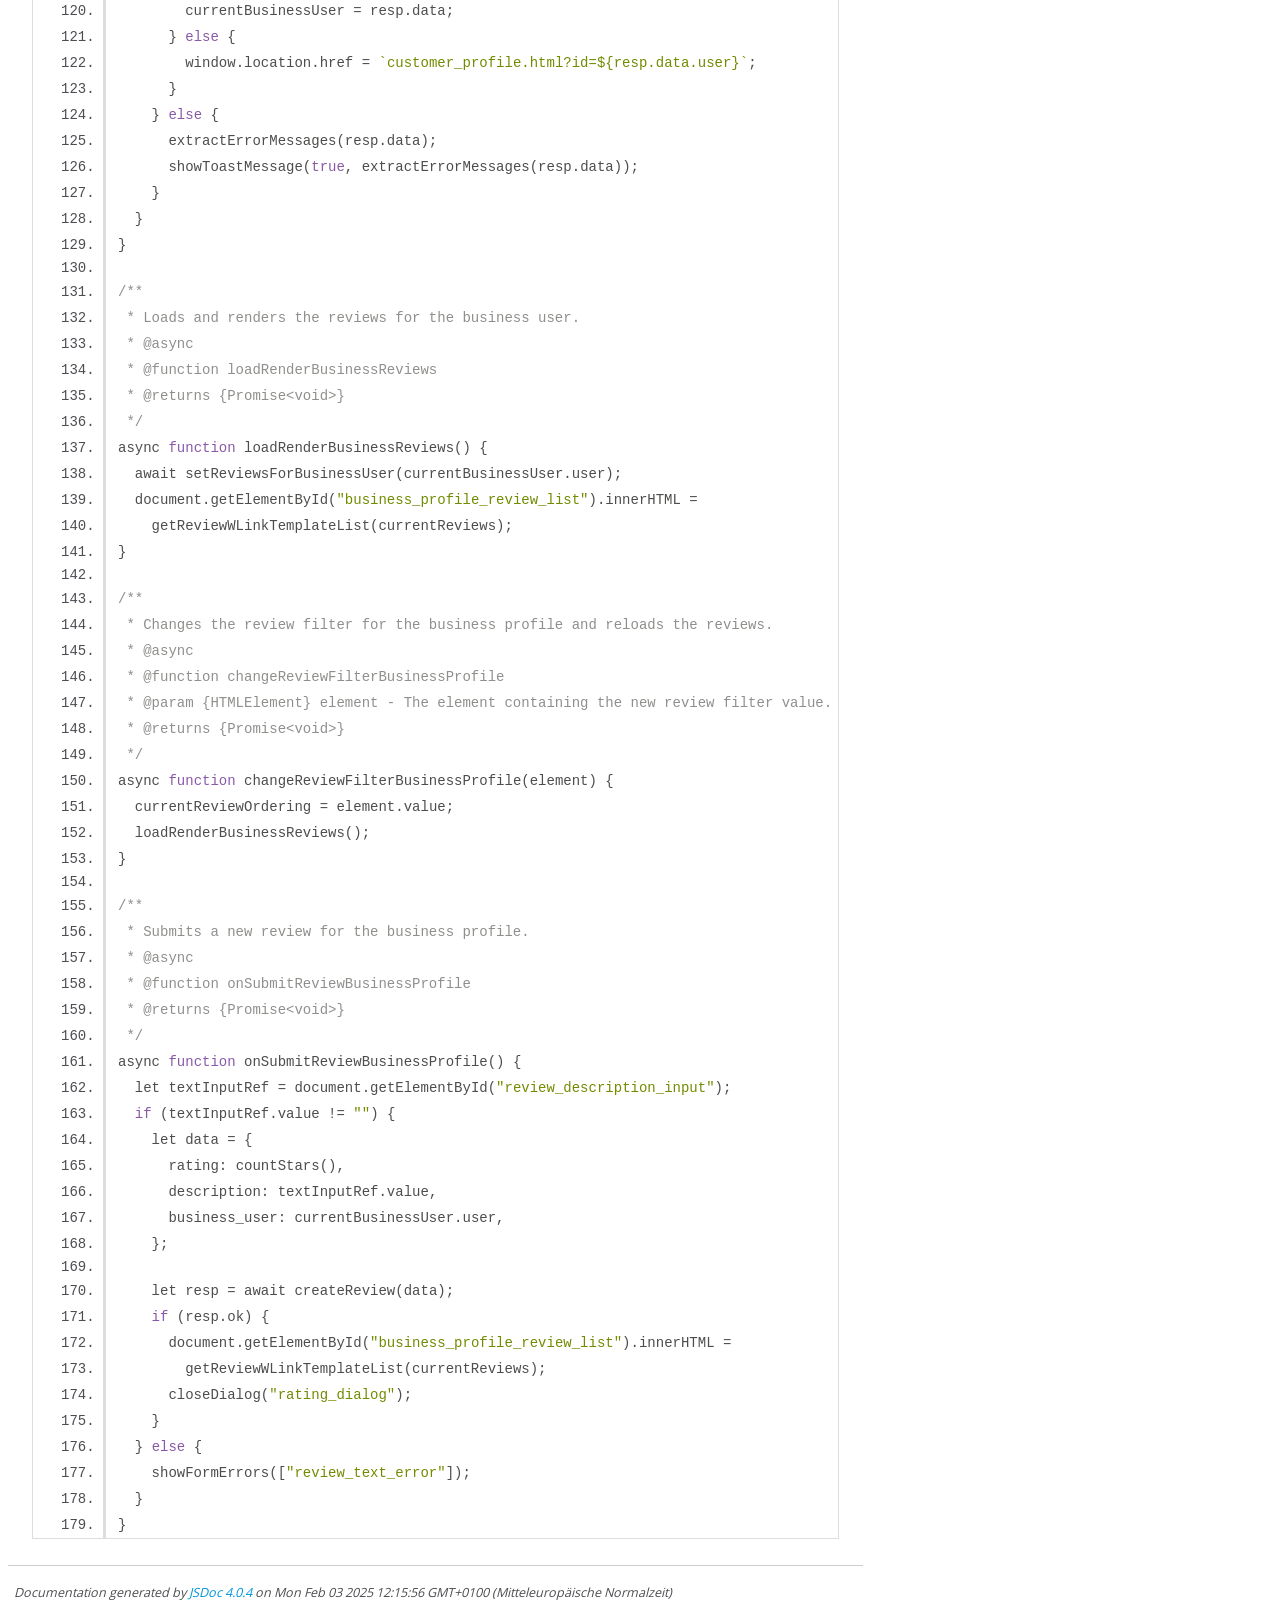
<file: scripts/docs/business_profile.js.html>
<!DOCTYPE html>
<html lang="en">
<head>
    <meta charset="utf-8">
    <title>JSDoc: Source: business_profile.js</title>

    <script src="scripts/prettify/prettify.js"> </script>
    <script src="scripts/prettify/lang-css.js"> </script>
    <!--[if lt IE 9]>
      <script src="//html5shiv.googlecode.com/svn/trunk/html5.js"></script>
    <![endif]-->
    <link type="text/css" rel="stylesheet" href="styles/prettify-tomorrow.css">
    <link type="text/css" rel="stylesheet" href="styles/jsdoc-default.css">
</head>

<body>

<div id="main">

    <h1 class="page-title">Source: business_profile.js</h1>

    



    
    <section>
        <article>
            <pre class="prettyprint source linenums"><code>/**
 * Indicates if the offer page is loaded.
 * @type {boolean}
 */
let offerPageLoaded = true;

/**
 * Stores the current business user.
 * @type {Object}
 */
let currentBusinessUser;

/**
 * Stores the current offer business profile filter.
 * @type {Object}
 * @property {number} page - The current page number.
 * @property {number} creator_id - The ID of the creator.
 */
let currentOfferBusinessProfileFilter = {
  page: 1,
  creator_id: 11,
};

/**
 * Loads and renders the offers for the business profile.
 * @async
 * @function loadRenderOffers
 * @returns {Promise&lt;void>}
 */
async function loadRenderOffers() {
  currentOfferBusinessProfileFilter.creator_id = currentBusinessUser.user;
  await setOffersWODetails(currentOfferBusinessProfileFilter);
  document.getElementById("business_profile_offer_list").innerHTML =
    getOfferTemplateList(currentOffers) +
    getOfferPagination(
      calculateNumPages(allOffersLength, PAGE_SIZE),
      currentOfferBusinessProfileFilter.page
    );
}

/**
 * Navigates to the specified offer page and updates the offer list filter.
 * @async
 * @function goToOfferPage
 * @param {number} pageNum - The page number to navigate to.
 * @returns {Promise&lt;void>}
 */
async function goToOfferPage(pageNum) {
  if (pageNum &amp;&amp; offerPageLoaded) {
    offerPageLoaded = false;
    currentOfferBusinessProfileFilter.page = pageNum;
  }
  await loadRenderOffers();
  offerPageLoaded = true;
}

/**
 * Initializes the business profile page by setting the current user, setting the header,
 * loading the business user, and rendering the business details, reviews, offers, and base info.
 * @async
 * @function initBProfile
 * @returns {Promise&lt;void>}
 */
async function initBProfile() {
  let response = await setCurrentUser();
  setHeader();
  if (!response.ok) {
    window.location.href = "./login.html";
  } else {
    await loadBusinessUser();
    currentOfferBusinessProfileFilter.creator_id = currentBusinessUser.user;
    document.getElementById("business_profile_personal_data").innerHTML =
      getBusinessProfileDataTmplate();
    await setUsers();
    await loadRenderBusinessReviews();
    await loadRenderOffers();
    await loadRenderBusinessBaseInfo();
    toggleReviewAddBtn();
  }
}

/**
 * Loads and renders the business base information.
 * @async
 * @function loadRenderBusinessBaseInfo
 * @returns {Promise&lt;void>}
 */
async function loadRenderBusinessBaseInfo() {
  let resp = await setSingleOfferCompletedCount(currentBusinessUser.user);
  if (resp.ok) {
    document.getElementById("business_profile_project_count").innerText =
      resp.data.completed_order_count;
  }
  document.getElementById(
    "business_profile_avg_rating"
  ).innerHTML = `${meanValueReviews()}&lt;img src="./assets/icons/kid_star.svg" alt="" srcset="">`;
  document.getElementById("business_profile_review_count").innerText =
    currentReviews.length;
  document.getElementById("business_profile_offer_count").innerText =
    currentOffers.length;
}

/**
 * Loads the business user based on the profile ID from the URL parameters.
 * If the profile ID is not found, redirects to the index page.
 * If the user type is not business, redirects to the customer profile page.
 * @async
 * @function loadBusinessUser
 * @returns {Promise&lt;void>}
 */
async function loadBusinessUser() {
  const urlParams = new URLSearchParams(window.location.search);
  const profileId = urlParams.get("id");
  if (!profileId) {
    window.location.href = "index.html";
  } else {
    let resp = await getData(PROFILE_URL + profileId + "/");
    if (resp.ok) {
      if (resp.data.type == "business") {
        currentBusinessUser = resp.data;
      } else {
        window.location.href = `customer_profile.html?id=${resp.data.user}`;
      }
    } else {
      extractErrorMessages(resp.data);
      showToastMessage(true, extractErrorMessages(resp.data));
    }
  }
}

/**
 * Loads and renders the reviews for the business user.
 * @async
 * @function loadRenderBusinessReviews
 * @returns {Promise&lt;void>}
 */
async function loadRenderBusinessReviews() {
  await setReviewsForBusinessUser(currentBusinessUser.user);
  document.getElementById("business_profile_review_list").innerHTML =
    getReviewWLinkTemplateList(currentReviews);
}

/**
 * Changes the review filter for the business profile and reloads the reviews.
 * @async
 * @function changeReviewFilterBusinessProfile
 * @param {HTMLElement} element - The element containing the new review filter value.
 * @returns {Promise&lt;void>}
 */
async function changeReviewFilterBusinessProfile(element) {
  currentReviewOrdering = element.value;
  loadRenderBusinessReviews();
}

/**
 * Submits a new review for the business profile.
 * @async
 * @function onSubmitReviewBusinessProfile
 * @returns {Promise&lt;void>}
 */
async function onSubmitReviewBusinessProfile() {
  let textInputRef = document.getElementById("review_description_input");
  if (textInputRef.value != "") {
    let data = {
      rating: countStars(),
      description: textInputRef.value,
      business_user: currentBusinessUser.user,
    };

    let resp = await createReview(data);
    if (resp.ok) {
      document.getElementById("business_profile_review_list").innerHTML =
        getReviewWLinkTemplateList(currentReviews);
      closeDialog("rating_dialog");
    }
  } else {
    showFormErrors(["review_text_error"]);
  }
}
</code></pre>
        </article>
    </section>




</div>

<nav>
    <h2><a href="index.html">Home</a></h2><h3>Global</h3><ul><li><a href="global.html#abboardBusinessEdit">abboardBusinessEdit</a></li><li><a href="global.html#abboardCustomerEdit">abboardCustomerEdit</a></li><li><a href="global.html#activatedButton">activatedButton</a></li><li><a href="global.html#businessEditOnsubmit">businessEditOnsubmit</a></li><li><a href="global.html#changeOrderStatus">changeOrderStatus</a></li><li><a href="global.html#changeReviewFilterBusinessProfile">changeReviewFilterBusinessProfile</a></li><li><a href="global.html#changeReviewFilterCustomerProfile">changeReviewFilterCustomerProfile</a></li><li><a href="global.html#changeReviewFilterProfile">changeReviewFilterProfile</a></li><li><a href="global.html#changeReviewFilterSingleOffer">changeReviewFilterSingleOffer</a></li><li><a href="global.html#checkAuth">checkAuth</a></li><li><a href="global.html#checkAuthLogin">checkAuthLogin</a></li><li><a href="global.html#currentBusinessOfferListFilter">currentBusinessOfferListFilter</a></li><li><a href="global.html#currentBusinessUser">currentBusinessUser</a></li><li><a href="global.html#currentCustomerUser">currentCustomerUser</a></li><li><a href="global.html#currentOfferBusinessProfileFilter">currentOfferBusinessProfileFilter</a></li><li><a href="global.html#currentOfferCount">currentOfferCount</a></li><li><a href="global.html#currentOfferListFilter">currentOfferListFilter</a></li><li><a href="global.html#currentOpenedDetail">currentOpenedDetail</a></li><li><a href="global.html#currentOrdering">currentOrdering</a></li><li><a href="global.html#currentOrders">currentOrders</a></li><li><a href="global.html#currentSingleOfferUser">currentSingleOfferUser</a></li><li><a href="global.html#currentmaxDeliveryTime">currentmaxDeliveryTime</a></li><li><a href="global.html#customerEditOnsubmit">customerEditOnsubmit</a></li><li><a href="global.html#getBaseInfo">getBaseInfo</a></li><li><a href="global.html#getBusinessDialogFormTemplate">getBusinessDialogFormTemplate</a></li><li><a href="global.html#getBusinessDialogTemplate">getBusinessDialogTemplate</a></li><li><a href="global.html#getBusinessOfferTemplateList">getBusinessOfferTemplateList</a></li><li><a href="global.html#getBusinessOrderTemplate">getBusinessOrderTemplate</a></li><li><a href="global.html#getBusinessOrderTemplateList">getBusinessOrderTemplateList</a></li><li><a href="global.html#getBusinessProfileDataTmplate">getBusinessProfileDataTmplate</a></li><li><a href="global.html#getBusinessProfilePageTemplate">getBusinessProfilePageTemplate</a></li><li><a href="global.html#getBusinessProfileTemplate">getBusinessProfileTemplate</a></li><li><a href="global.html#getCustomerDetailTemplate">getCustomerDetailTemplate</a></li><li><a href="global.html#getCustomerDialogFormTemplate">getCustomerDialogFormTemplate</a></li><li><a href="global.html#getCustomerDialogTemplate">getCustomerDialogTemplate</a></li><li><a href="global.html#getCustomerOrderTemplate">getCustomerOrderTemplate</a></li><li><a href="global.html#getCustomerOrderTemplateList">getCustomerOrderTemplateList</a></li><li><a href="global.html#getCustomerProfilePageTemplate">getCustomerProfilePageTemplate</a></li><li><a href="global.html#getCustomerProfileTemplate">getCustomerProfileTemplate</a></li><li><a href="global.html#getCustomerReviewDialogWrapperTemplate">getCustomerReviewDialogWrapperTemplate</a></li><li><a href="global.html#getFeatureListTemplate">getFeatureListTemplate</a></li><li><a href="global.html#getFullProfileData">getFullProfileData</a></li><li><a href="global.html#getGreetingBoxTemplate">getGreetingBoxTemplate</a></li><li><a href="global.html#getOrderBtnTemplate">getOrderBtnTemplate</a></li><li><a href="global.html#getOrderFeatureListTemplate">getOrderFeatureListTemplate</a></li><li><a href="global.html#getOrderRevisionTemplate">getOrderRevisionTemplate</a></li><li><a href="global.html#getRevisionTemplate">getRevisionTemplate</a></li><li><a href="global.html#getSendOrderDialogContentTemplate">getSendOrderDialogContentTemplate</a></li><li><a href="global.html#getShowOrderDialogContentTemplate">getShowOrderDialogContentTemplate</a></li><li><a href="global.html#getSingleOfferDetailTemplate">getSingleOfferDetailTemplate</a></li><li><a href="global.html#getsingleOfferHeaderTemplate">getsingleOfferHeaderTemplate</a></li><li><a href="global.html#goToOfferPage">goToOfferPage</a></li><li><a href="global.html#guestLogin">guestLogin</a></li><li><a href="global.html#indexInit">indexInit</a></li><li><a href="global.html#init">init</a></li><li><a href="global.html#initBProfile">initBProfile</a></li><li><a href="global.html#initCProfile">initCProfile</a></li><li><a href="global.html#loadBusinessUser">loadBusinessUser</a></li><li><a href="global.html#loadCustomerUser">loadCustomerUser</a></li><li><a href="global.html#loadRenderBusinessBaseInfo">loadRenderBusinessBaseInfo</a></li><li><a href="global.html#loadRenderBusinessReviews">loadRenderBusinessReviews</a></li><li><a href="global.html#loadRenderCustomerReviews">loadRenderCustomerReviews</a></li><li><a href="global.html#loadRenderOffers">loadRenderOffers</a></li><li><a href="global.html#loadRenderSingleOffer">loadRenderSingleOffer</a></li><li><a href="global.html#loadRenderSingleOfferReviews">loadRenderSingleOfferReviews</a></li><li><a href="global.html#loadSingleOfferUser">loadSingleOfferUser</a></li><li><a href="global.html#logInSubmit">logInSubmit</a></li><li><a href="global.html#offerListAbboardDeliveryTime">offerListAbboardDeliveryTime</a></li><li><a href="global.html#offerListAbboardOrdering">offerListAbboardOrdering</a></li><li><a href="global.html#offerListApplyDeliveryTimeFilter">offerListApplyDeliveryTimeFilter</a></li><li><a href="global.html#offerListDeactivateAllRadio">offerListDeactivateAllRadio</a></li><li><a href="global.html#offerListInit">offerListInit</a></li><li><a href="global.html#offerPageLoaded">offerPageLoaded</a></li><li><a href="global.html#onSubmitReviewBusinessProfile">onSubmitReviewBusinessProfile</a></li><li><a href="global.html#onSubmitReviewSingleOffer">onSubmitReviewSingleOffer</a></li><li><a href="global.html#redirectToOfferListWSearch">redirectToOfferListWSearch</a></li><li><a href="global.html#registerSubmit">registerSubmit</a></li><li><a href="global.html#renderBaseInfo">renderBaseInfo</a></li><li><a href="global.html#renderOfferList">renderOfferList</a></li><li><a href="global.html#renderPage">renderPage</a></li><li><a href="global.html#renderSingleOfferDetail">renderSingleOfferDetail</a></li><li><a href="global.html#setGreetingsSection">setGreetingsSection</a></li><li><a href="global.html#singleOfferInit">singleOfferInit</a></li><li><a href="global.html#singleOfferOrderCreate">singleOfferOrderCreate</a></li><li><a href="global.html#updateBusinessProfile">updateBusinessProfile</a></li><li><a href="global.html#updateCustomerProfile">updateCustomerProfile</a></li><li><a href="global.html#updateOfferListFilter">updateOfferListFilter</a></li><li><a href="global.html#updateOfferListFilterMaxDeliveryTime">updateOfferListFilterMaxDeliveryTime</a></li><li><a href="global.html#updateOfferListFilterSearch">updateOfferListFilterSearch</a></li></ul>
</nav>

<br class="clear">

<footer>
    Documentation generated by <a href="https://github.com/jsdoc/jsdoc">JSDoc 4.0.4</a> on Mon Feb 03 2025 12:15:56 GMT+0100 (Mitteleuropäische Normalzeit)
</footer>

<script> prettyPrint(); </script>
<script src="scripts/linenumber.js"> </script>
</body>
</html>
</file>
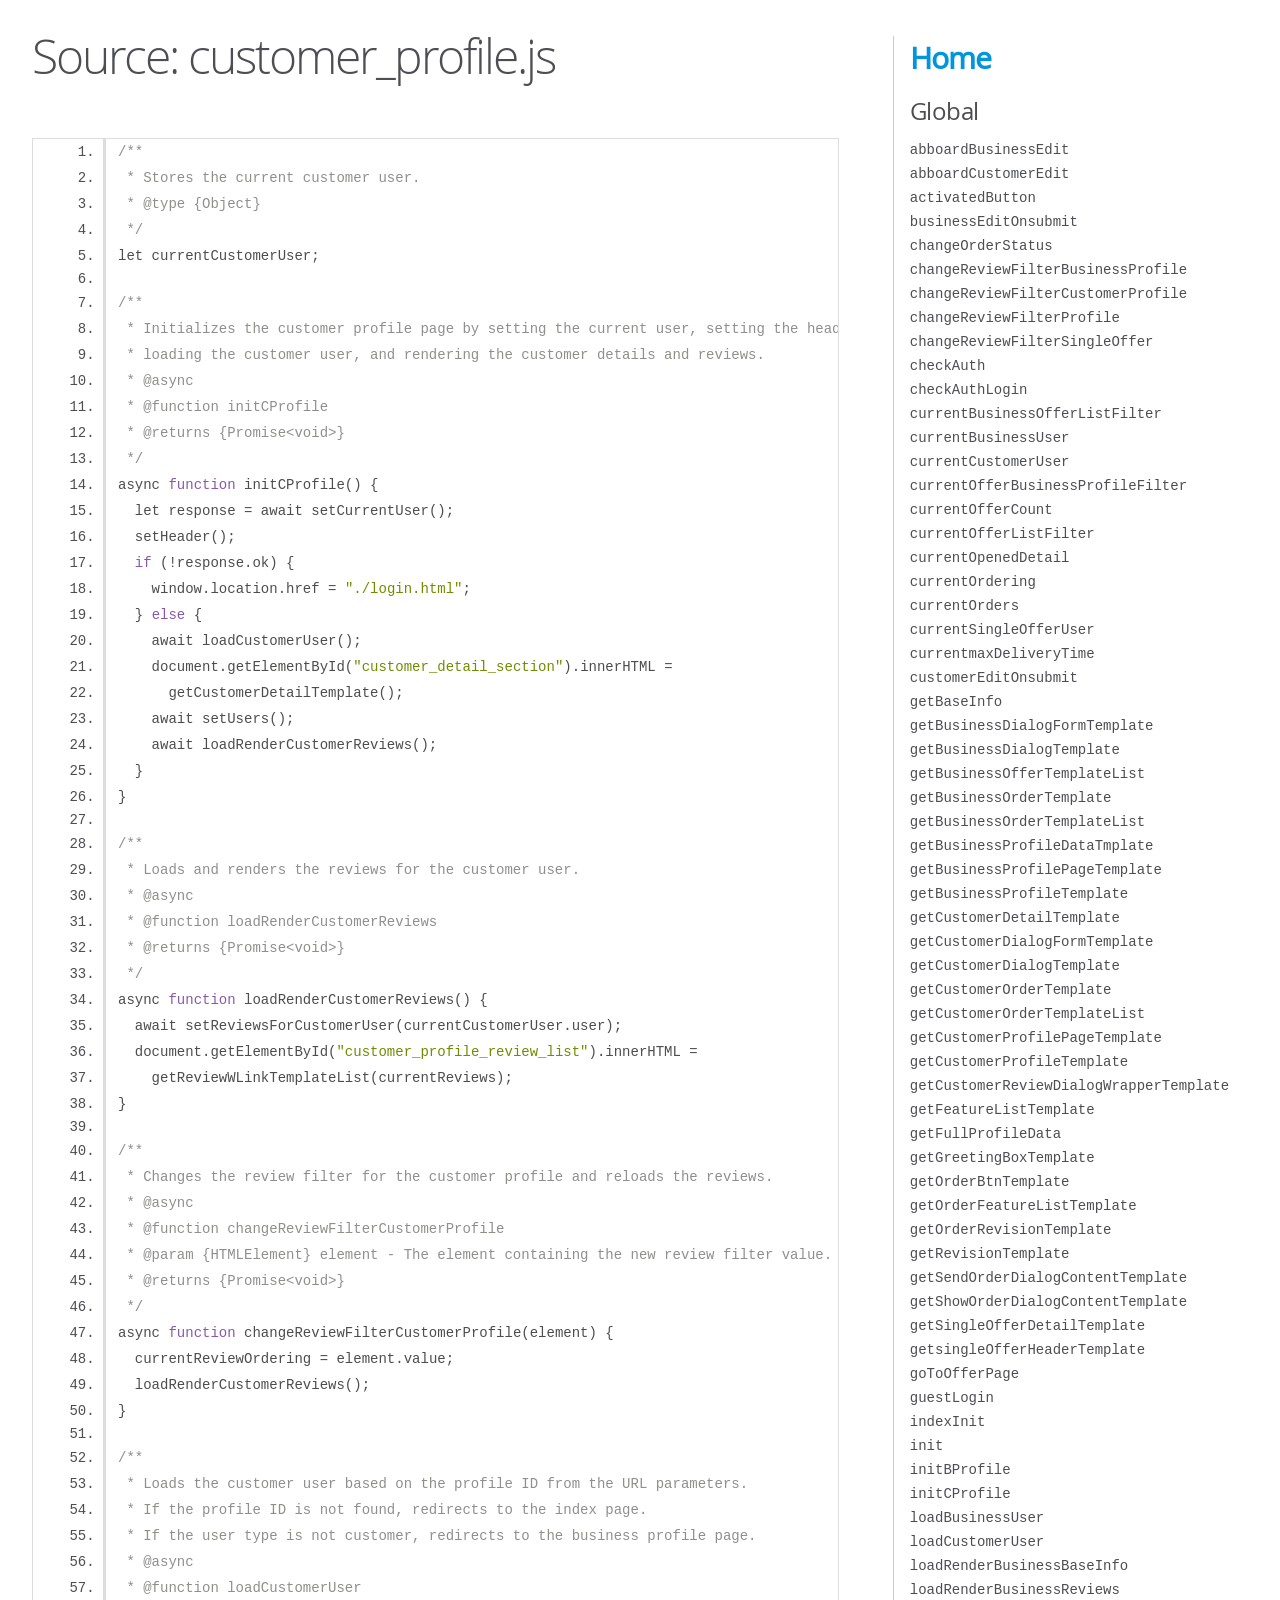
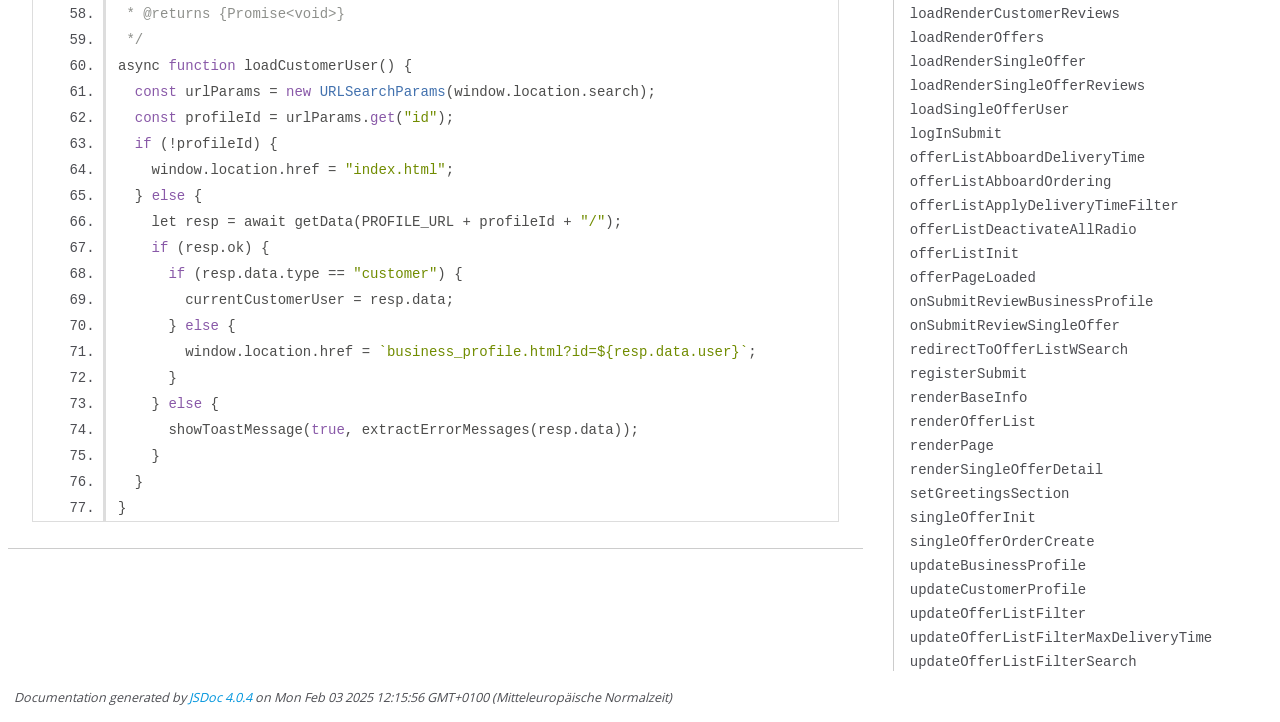
<file: scripts/docs/customer_profile.js.html>
<!DOCTYPE html>
<html lang="en">
<head>
    <meta charset="utf-8">
    <title>JSDoc: Source: customer_profile.js</title>

    <script src="scripts/prettify/prettify.js"> </script>
    <script src="scripts/prettify/lang-css.js"> </script>
    <!--[if lt IE 9]>
      <script src="//html5shiv.googlecode.com/svn/trunk/html5.js"></script>
    <![endif]-->
    <link type="text/css" rel="stylesheet" href="styles/prettify-tomorrow.css">
    <link type="text/css" rel="stylesheet" href="styles/jsdoc-default.css">
</head>

<body>

<div id="main">

    <h1 class="page-title">Source: customer_profile.js</h1>

    



    
    <section>
        <article>
            <pre class="prettyprint source linenums"><code>/**
 * Stores the current customer user.
 * @type {Object}
 */
let currentCustomerUser;

/**
 * Initializes the customer profile page by setting the current user, setting the header,
 * loading the customer user, and rendering the customer details and reviews.
 * @async
 * @function initCProfile
 * @returns {Promise&lt;void>}
 */
async function initCProfile() {
  let response = await setCurrentUser();
  setHeader();
  if (!response.ok) {
    window.location.href = "./login.html";
  } else {
    await loadCustomerUser();
    document.getElementById("customer_detail_section").innerHTML =
      getCustomerDetailTemplate();
    await setUsers();
    await loadRenderCustomerReviews();
  }
}

/**
 * Loads and renders the reviews for the customer user.
 * @async
 * @function loadRenderCustomerReviews
 * @returns {Promise&lt;void>}
 */
async function loadRenderCustomerReviews() {
  await setReviewsForCustomerUser(currentCustomerUser.user);
  document.getElementById("customer_profile_review_list").innerHTML =
    getReviewWLinkTemplateList(currentReviews);
}

/**
 * Changes the review filter for the customer profile and reloads the reviews.
 * @async
 * @function changeReviewFilterCustomerProfile
 * @param {HTMLElement} element - The element containing the new review filter value.
 * @returns {Promise&lt;void>}
 */
async function changeReviewFilterCustomerProfile(element) {
  currentReviewOrdering = element.value;
  loadRenderCustomerReviews();
}

/**
 * Loads the customer user based on the profile ID from the URL parameters.
 * If the profile ID is not found, redirects to the index page.
 * If the user type is not customer, redirects to the business profile page.
 * @async
 * @function loadCustomerUser
 * @returns {Promise&lt;void>}
 */
async function loadCustomerUser() {
  const urlParams = new URLSearchParams(window.location.search);
  const profileId = urlParams.get("id");
  if (!profileId) {
    window.location.href = "index.html";
  } else {
    let resp = await getData(PROFILE_URL + profileId + "/");
    if (resp.ok) {
      if (resp.data.type == "customer") {
        currentCustomerUser = resp.data;
      } else {
        window.location.href = `business_profile.html?id=${resp.data.user}`;
      }
    } else {
      showToastMessage(true, extractErrorMessages(resp.data));
    }
  }
}
</code></pre>
        </article>
    </section>




</div>

<nav>
    <h2><a href="index.html">Home</a></h2><h3>Global</h3><ul><li><a href="global.html#abboardBusinessEdit">abboardBusinessEdit</a></li><li><a href="global.html#abboardCustomerEdit">abboardCustomerEdit</a></li><li><a href="global.html#activatedButton">activatedButton</a></li><li><a href="global.html#businessEditOnsubmit">businessEditOnsubmit</a></li><li><a href="global.html#changeOrderStatus">changeOrderStatus</a></li><li><a href="global.html#changeReviewFilterBusinessProfile">changeReviewFilterBusinessProfile</a></li><li><a href="global.html#changeReviewFilterCustomerProfile">changeReviewFilterCustomerProfile</a></li><li><a href="global.html#changeReviewFilterProfile">changeReviewFilterProfile</a></li><li><a href="global.html#changeReviewFilterSingleOffer">changeReviewFilterSingleOffer</a></li><li><a href="global.html#checkAuth">checkAuth</a></li><li><a href="global.html#checkAuthLogin">checkAuthLogin</a></li><li><a href="global.html#currentBusinessOfferListFilter">currentBusinessOfferListFilter</a></li><li><a href="global.html#currentBusinessUser">currentBusinessUser</a></li><li><a href="global.html#currentCustomerUser">currentCustomerUser</a></li><li><a href="global.html#currentOfferBusinessProfileFilter">currentOfferBusinessProfileFilter</a></li><li><a href="global.html#currentOfferCount">currentOfferCount</a></li><li><a href="global.html#currentOfferListFilter">currentOfferListFilter</a></li><li><a href="global.html#currentOpenedDetail">currentOpenedDetail</a></li><li><a href="global.html#currentOrdering">currentOrdering</a></li><li><a href="global.html#currentOrders">currentOrders</a></li><li><a href="global.html#currentSingleOfferUser">currentSingleOfferUser</a></li><li><a href="global.html#currentmaxDeliveryTime">currentmaxDeliveryTime</a></li><li><a href="global.html#customerEditOnsubmit">customerEditOnsubmit</a></li><li><a href="global.html#getBaseInfo">getBaseInfo</a></li><li><a href="global.html#getBusinessDialogFormTemplate">getBusinessDialogFormTemplate</a></li><li><a href="global.html#getBusinessDialogTemplate">getBusinessDialogTemplate</a></li><li><a href="global.html#getBusinessOfferTemplateList">getBusinessOfferTemplateList</a></li><li><a href="global.html#getBusinessOrderTemplate">getBusinessOrderTemplate</a></li><li><a href="global.html#getBusinessOrderTemplateList">getBusinessOrderTemplateList</a></li><li><a href="global.html#getBusinessProfileDataTmplate">getBusinessProfileDataTmplate</a></li><li><a href="global.html#getBusinessProfilePageTemplate">getBusinessProfilePageTemplate</a></li><li><a href="global.html#getBusinessProfileTemplate">getBusinessProfileTemplate</a></li><li><a href="global.html#getCustomerDetailTemplate">getCustomerDetailTemplate</a></li><li><a href="global.html#getCustomerDialogFormTemplate">getCustomerDialogFormTemplate</a></li><li><a href="global.html#getCustomerDialogTemplate">getCustomerDialogTemplate</a></li><li><a href="global.html#getCustomerOrderTemplate">getCustomerOrderTemplate</a></li><li><a href="global.html#getCustomerOrderTemplateList">getCustomerOrderTemplateList</a></li><li><a href="global.html#getCustomerProfilePageTemplate">getCustomerProfilePageTemplate</a></li><li><a href="global.html#getCustomerProfileTemplate">getCustomerProfileTemplate</a></li><li><a href="global.html#getCustomerReviewDialogWrapperTemplate">getCustomerReviewDialogWrapperTemplate</a></li><li><a href="global.html#getFeatureListTemplate">getFeatureListTemplate</a></li><li><a href="global.html#getFullProfileData">getFullProfileData</a></li><li><a href="global.html#getGreetingBoxTemplate">getGreetingBoxTemplate</a></li><li><a href="global.html#getOrderBtnTemplate">getOrderBtnTemplate</a></li><li><a href="global.html#getOrderFeatureListTemplate">getOrderFeatureListTemplate</a></li><li><a href="global.html#getOrderRevisionTemplate">getOrderRevisionTemplate</a></li><li><a href="global.html#getRevisionTemplate">getRevisionTemplate</a></li><li><a href="global.html#getSendOrderDialogContentTemplate">getSendOrderDialogContentTemplate</a></li><li><a href="global.html#getShowOrderDialogContentTemplate">getShowOrderDialogContentTemplate</a></li><li><a href="global.html#getSingleOfferDetailTemplate">getSingleOfferDetailTemplate</a></li><li><a href="global.html#getsingleOfferHeaderTemplate">getsingleOfferHeaderTemplate</a></li><li><a href="global.html#goToOfferPage">goToOfferPage</a></li><li><a href="global.html#guestLogin">guestLogin</a></li><li><a href="global.html#indexInit">indexInit</a></li><li><a href="global.html#init">init</a></li><li><a href="global.html#initBProfile">initBProfile</a></li><li><a href="global.html#initCProfile">initCProfile</a></li><li><a href="global.html#loadBusinessUser">loadBusinessUser</a></li><li><a href="global.html#loadCustomerUser">loadCustomerUser</a></li><li><a href="global.html#loadRenderBusinessBaseInfo">loadRenderBusinessBaseInfo</a></li><li><a href="global.html#loadRenderBusinessReviews">loadRenderBusinessReviews</a></li><li><a href="global.html#loadRenderCustomerReviews">loadRenderCustomerReviews</a></li><li><a href="global.html#loadRenderOffers">loadRenderOffers</a></li><li><a href="global.html#loadRenderSingleOffer">loadRenderSingleOffer</a></li><li><a href="global.html#loadRenderSingleOfferReviews">loadRenderSingleOfferReviews</a></li><li><a href="global.html#loadSingleOfferUser">loadSingleOfferUser</a></li><li><a href="global.html#logInSubmit">logInSubmit</a></li><li><a href="global.html#offerListAbboardDeliveryTime">offerListAbboardDeliveryTime</a></li><li><a href="global.html#offerListAbboardOrdering">offerListAbboardOrdering</a></li><li><a href="global.html#offerListApplyDeliveryTimeFilter">offerListApplyDeliveryTimeFilter</a></li><li><a href="global.html#offerListDeactivateAllRadio">offerListDeactivateAllRadio</a></li><li><a href="global.html#offerListInit">offerListInit</a></li><li><a href="global.html#offerPageLoaded">offerPageLoaded</a></li><li><a href="global.html#onSubmitReviewBusinessProfile">onSubmitReviewBusinessProfile</a></li><li><a href="global.html#onSubmitReviewSingleOffer">onSubmitReviewSingleOffer</a></li><li><a href="global.html#redirectToOfferListWSearch">redirectToOfferListWSearch</a></li><li><a href="global.html#registerSubmit">registerSubmit</a></li><li><a href="global.html#renderBaseInfo">renderBaseInfo</a></li><li><a href="global.html#renderOfferList">renderOfferList</a></li><li><a href="global.html#renderPage">renderPage</a></li><li><a href="global.html#renderSingleOfferDetail">renderSingleOfferDetail</a></li><li><a href="global.html#setGreetingsSection">setGreetingsSection</a></li><li><a href="global.html#singleOfferInit">singleOfferInit</a></li><li><a href="global.html#singleOfferOrderCreate">singleOfferOrderCreate</a></li><li><a href="global.html#updateBusinessProfile">updateBusinessProfile</a></li><li><a href="global.html#updateCustomerProfile">updateCustomerProfile</a></li><li><a href="global.html#updateOfferListFilter">updateOfferListFilter</a></li><li><a href="global.html#updateOfferListFilterMaxDeliveryTime">updateOfferListFilterMaxDeliveryTime</a></li><li><a href="global.html#updateOfferListFilterSearch">updateOfferListFilterSearch</a></li></ul>
</nav>

<br class="clear">

<footer>
    Documentation generated by <a href="https://github.com/jsdoc/jsdoc">JSDoc 4.0.4</a> on Mon Feb 03 2025 12:15:56 GMT+0100 (Mitteleuropäische Normalzeit)
</footer>

<script> prettyPrint(); </script>
<script src="scripts/linenumber.js"> </script>
</body>
</html>
</file>
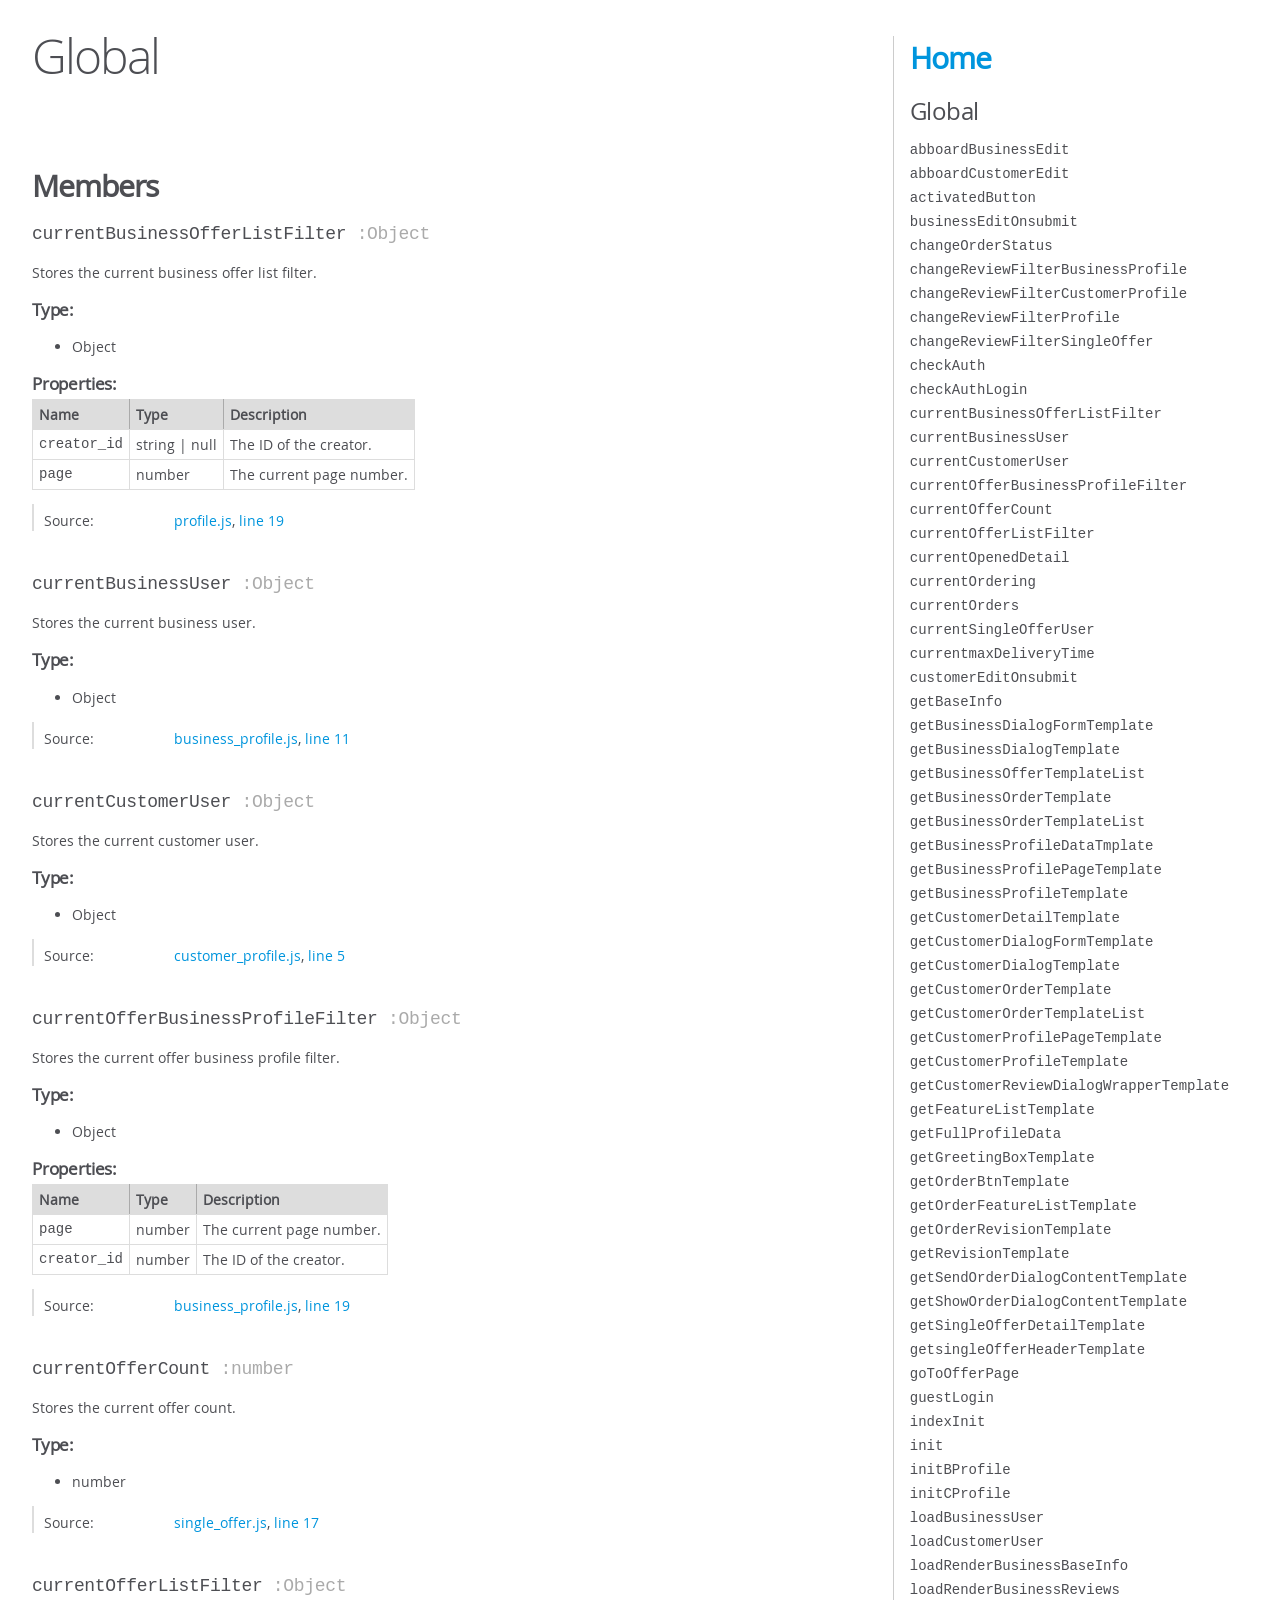
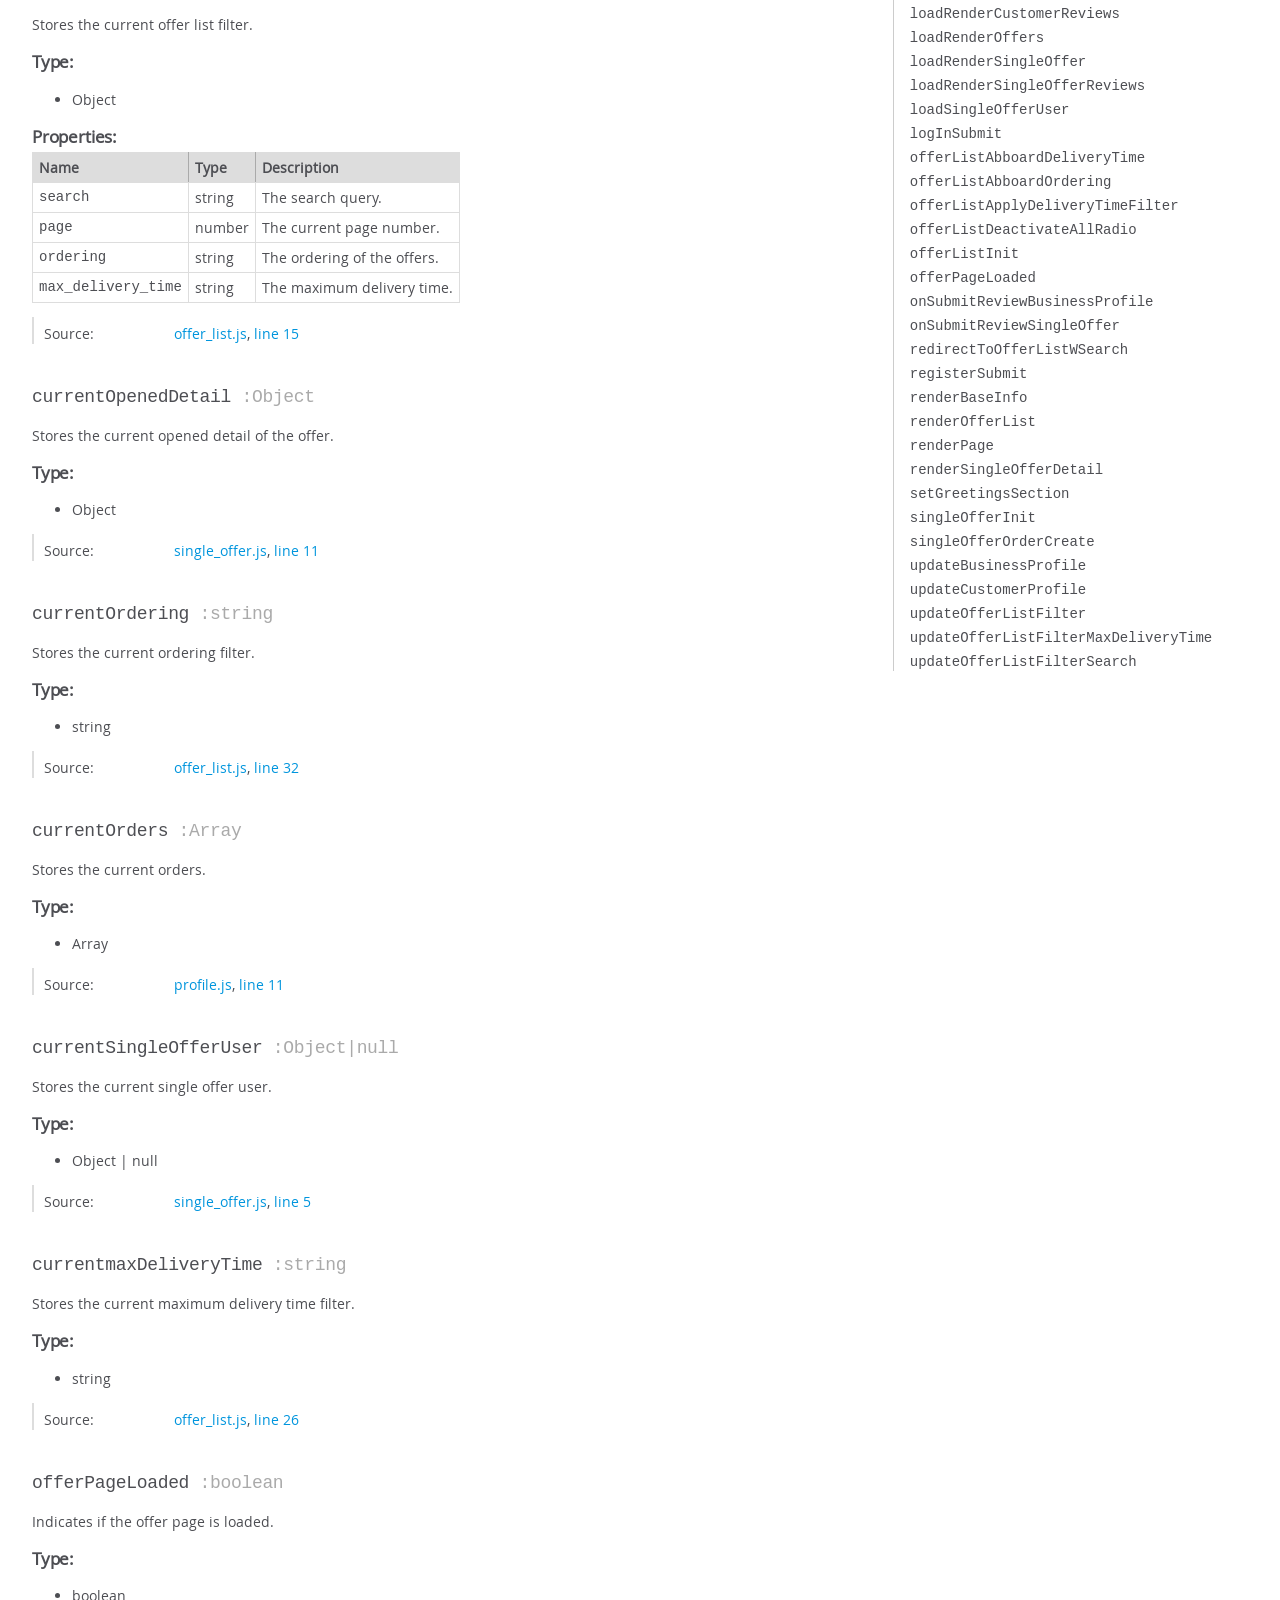
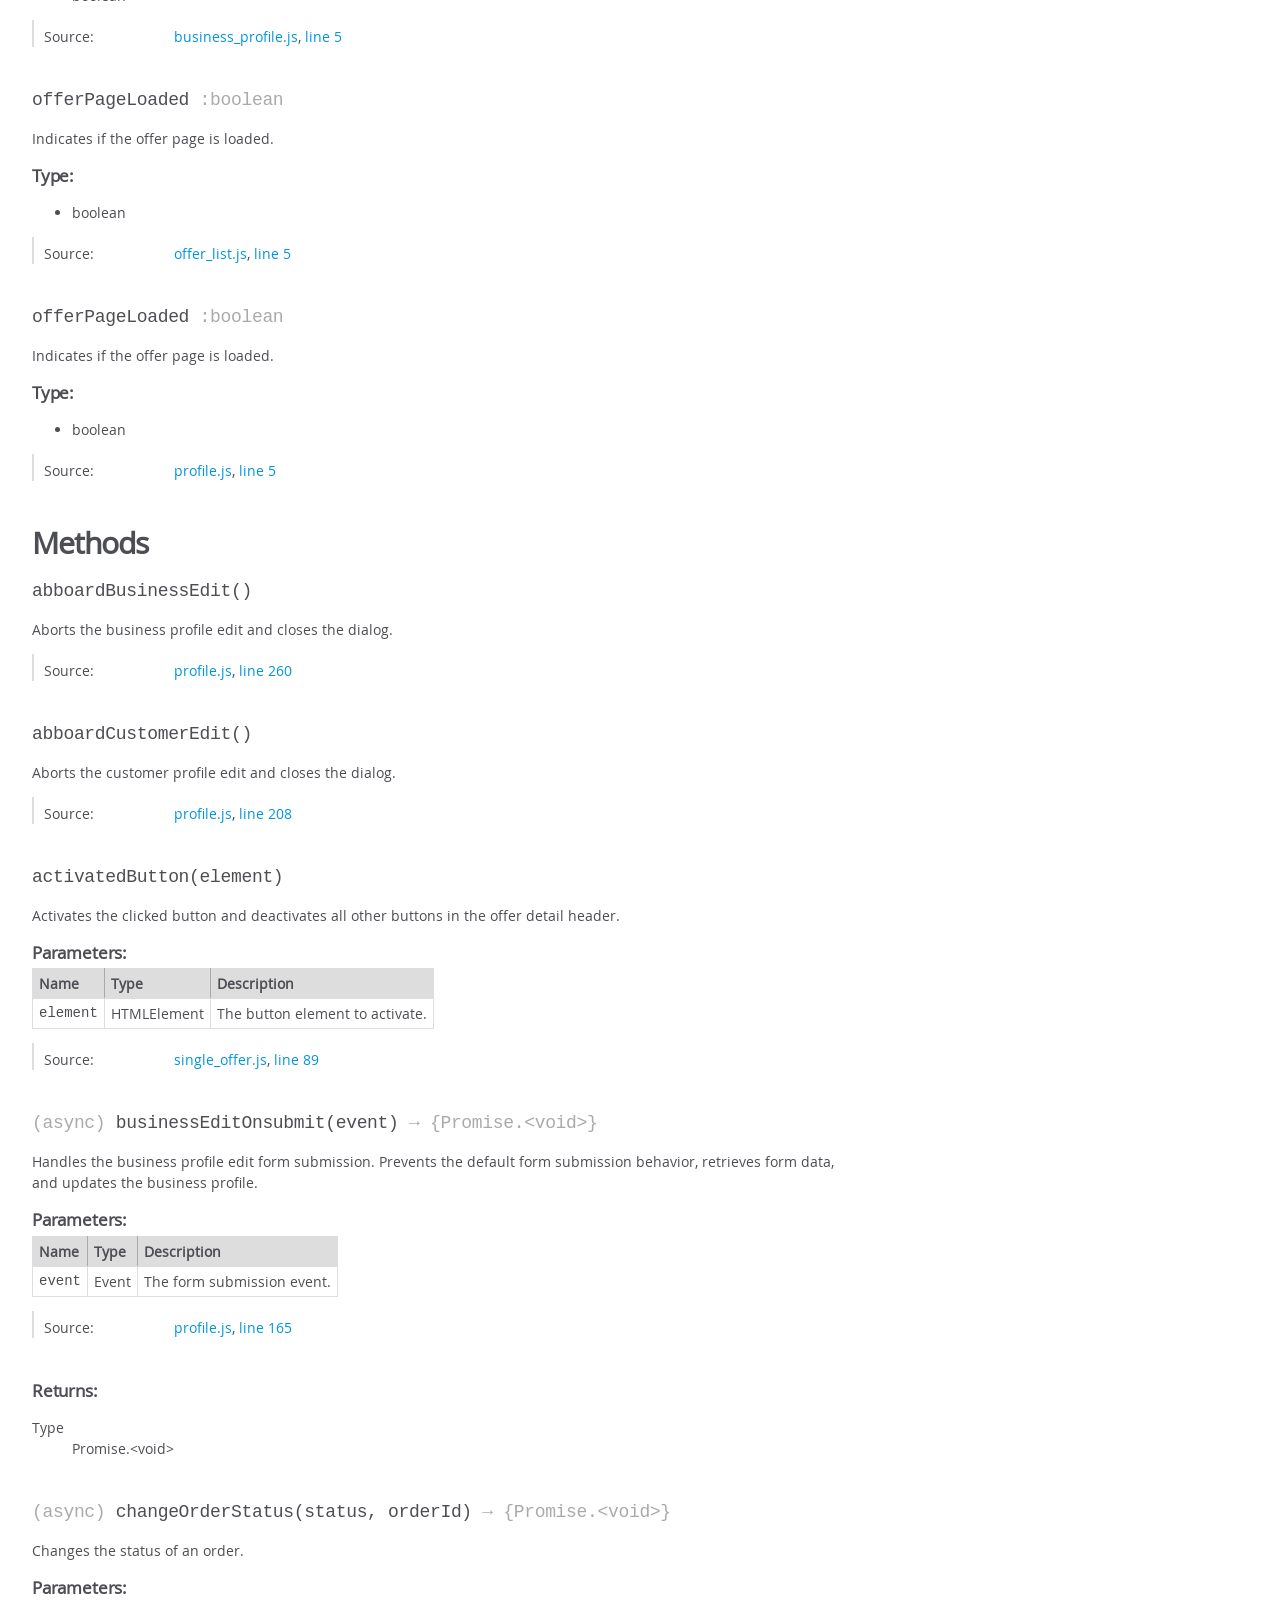
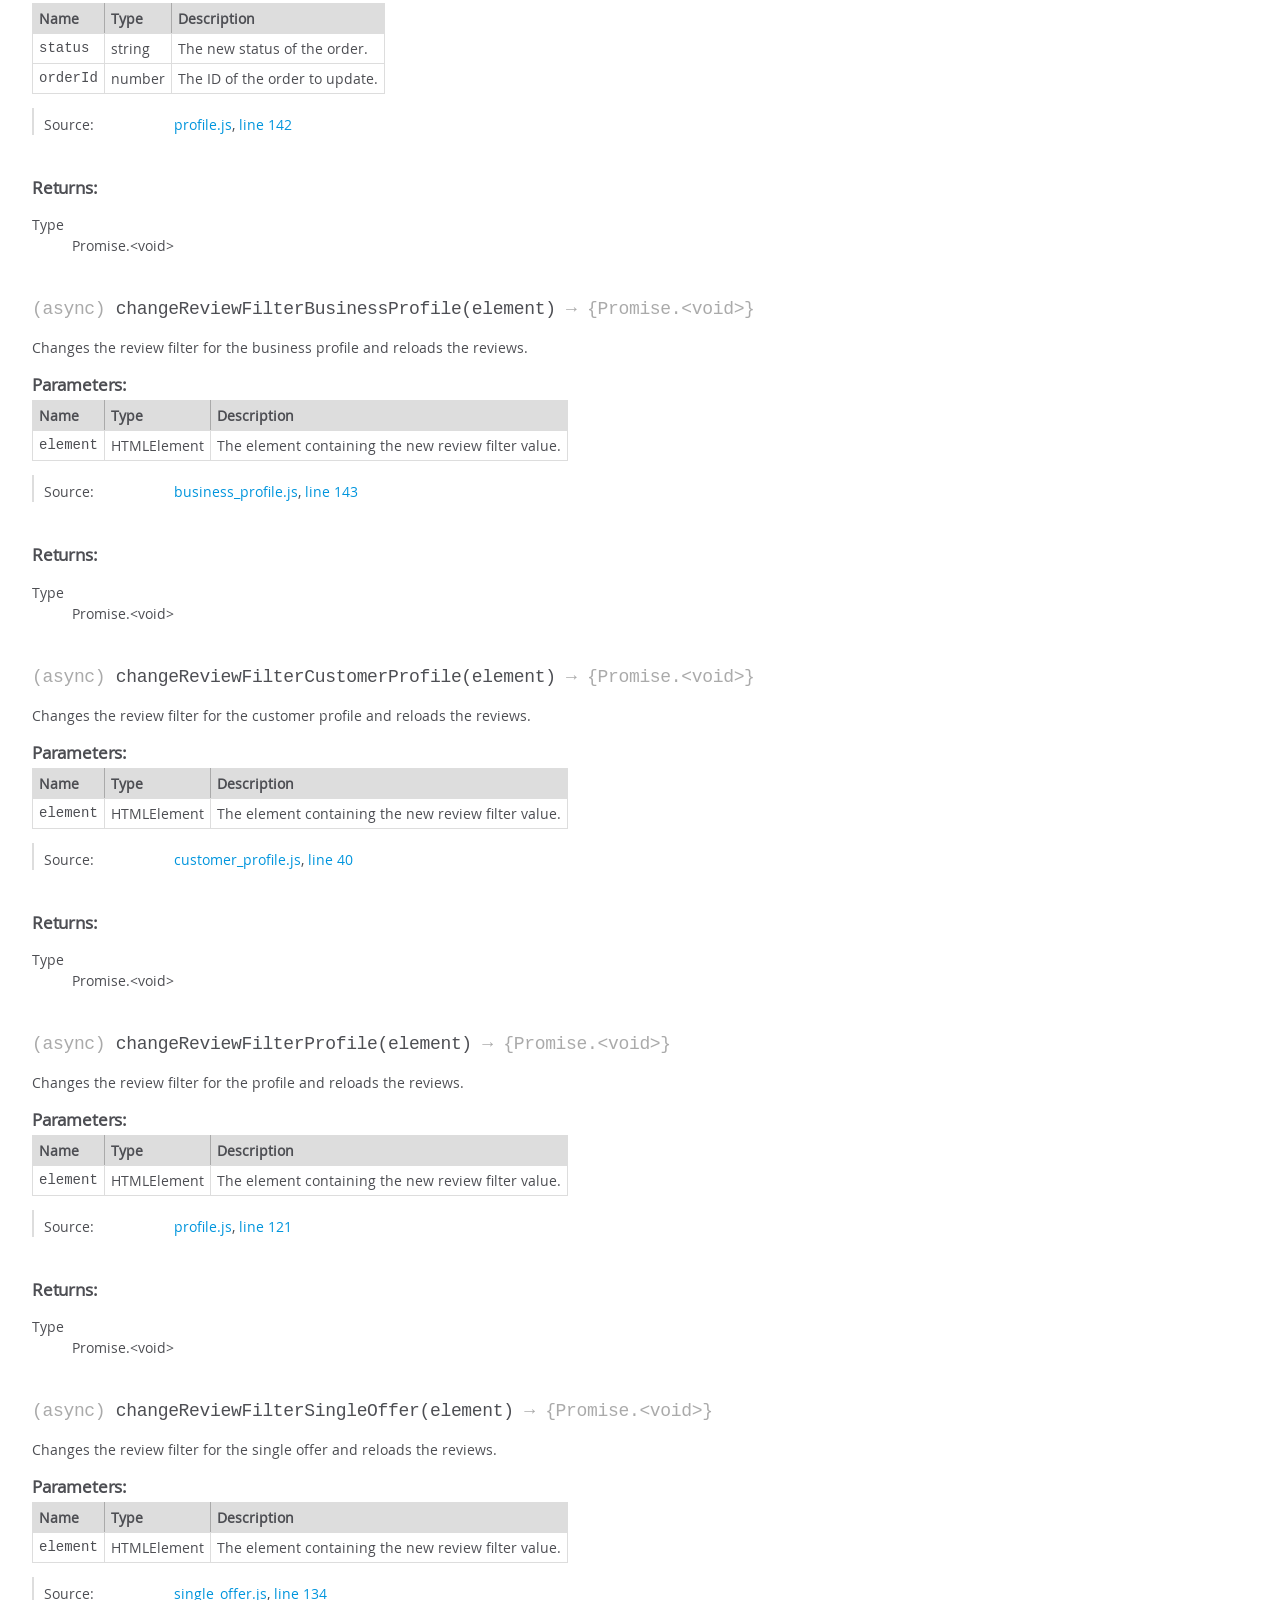
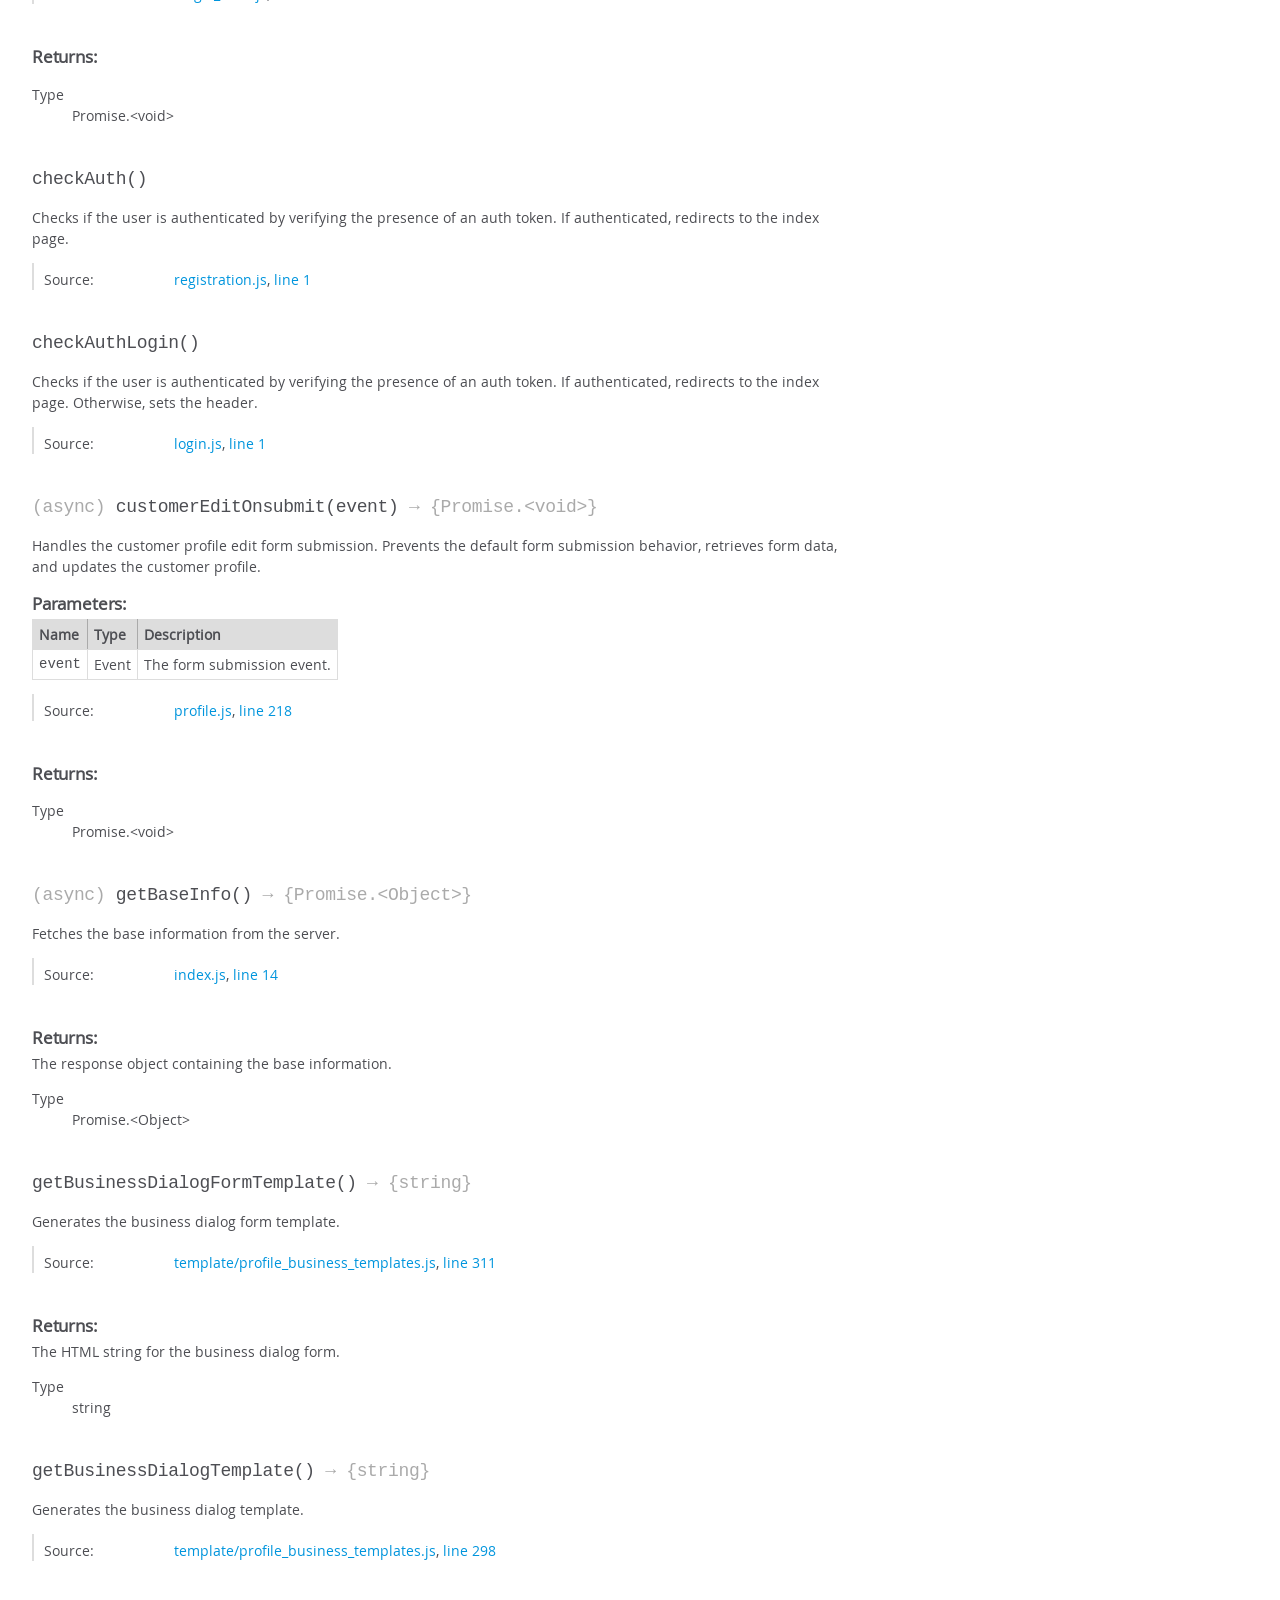
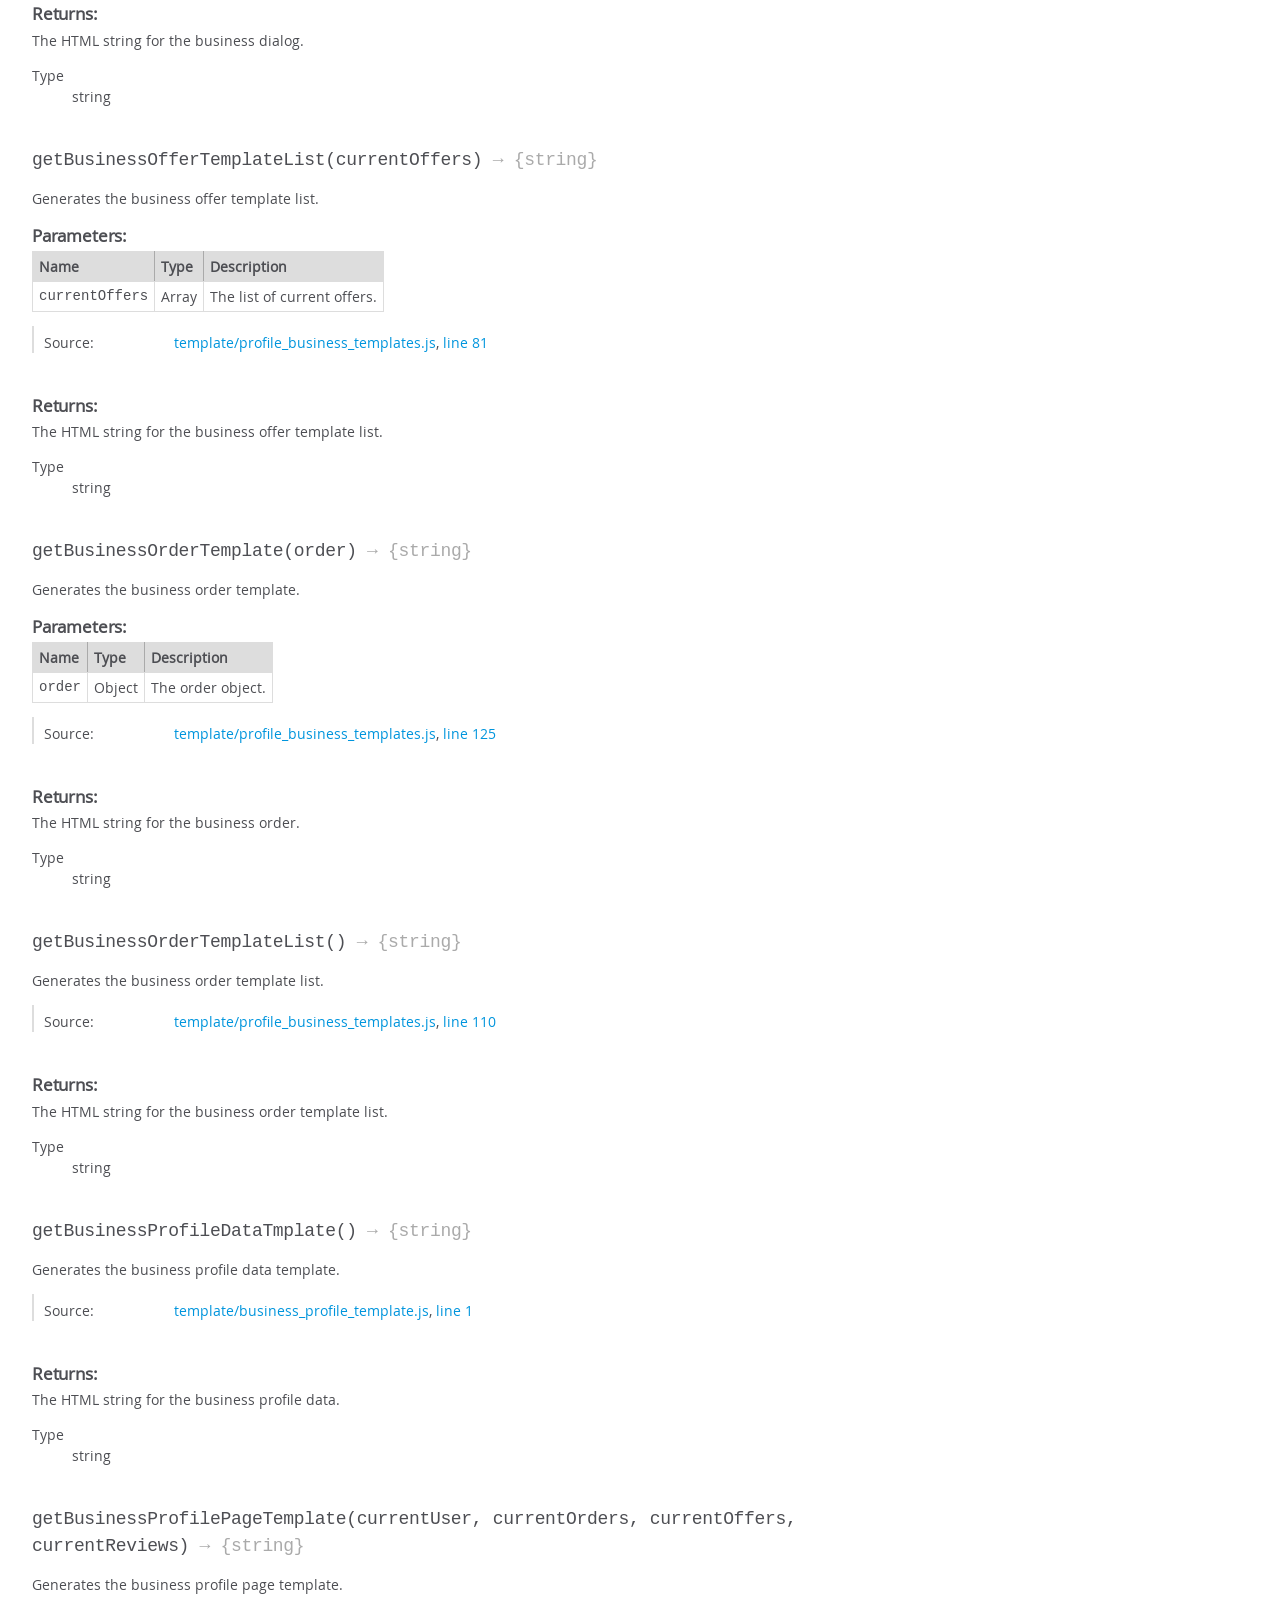
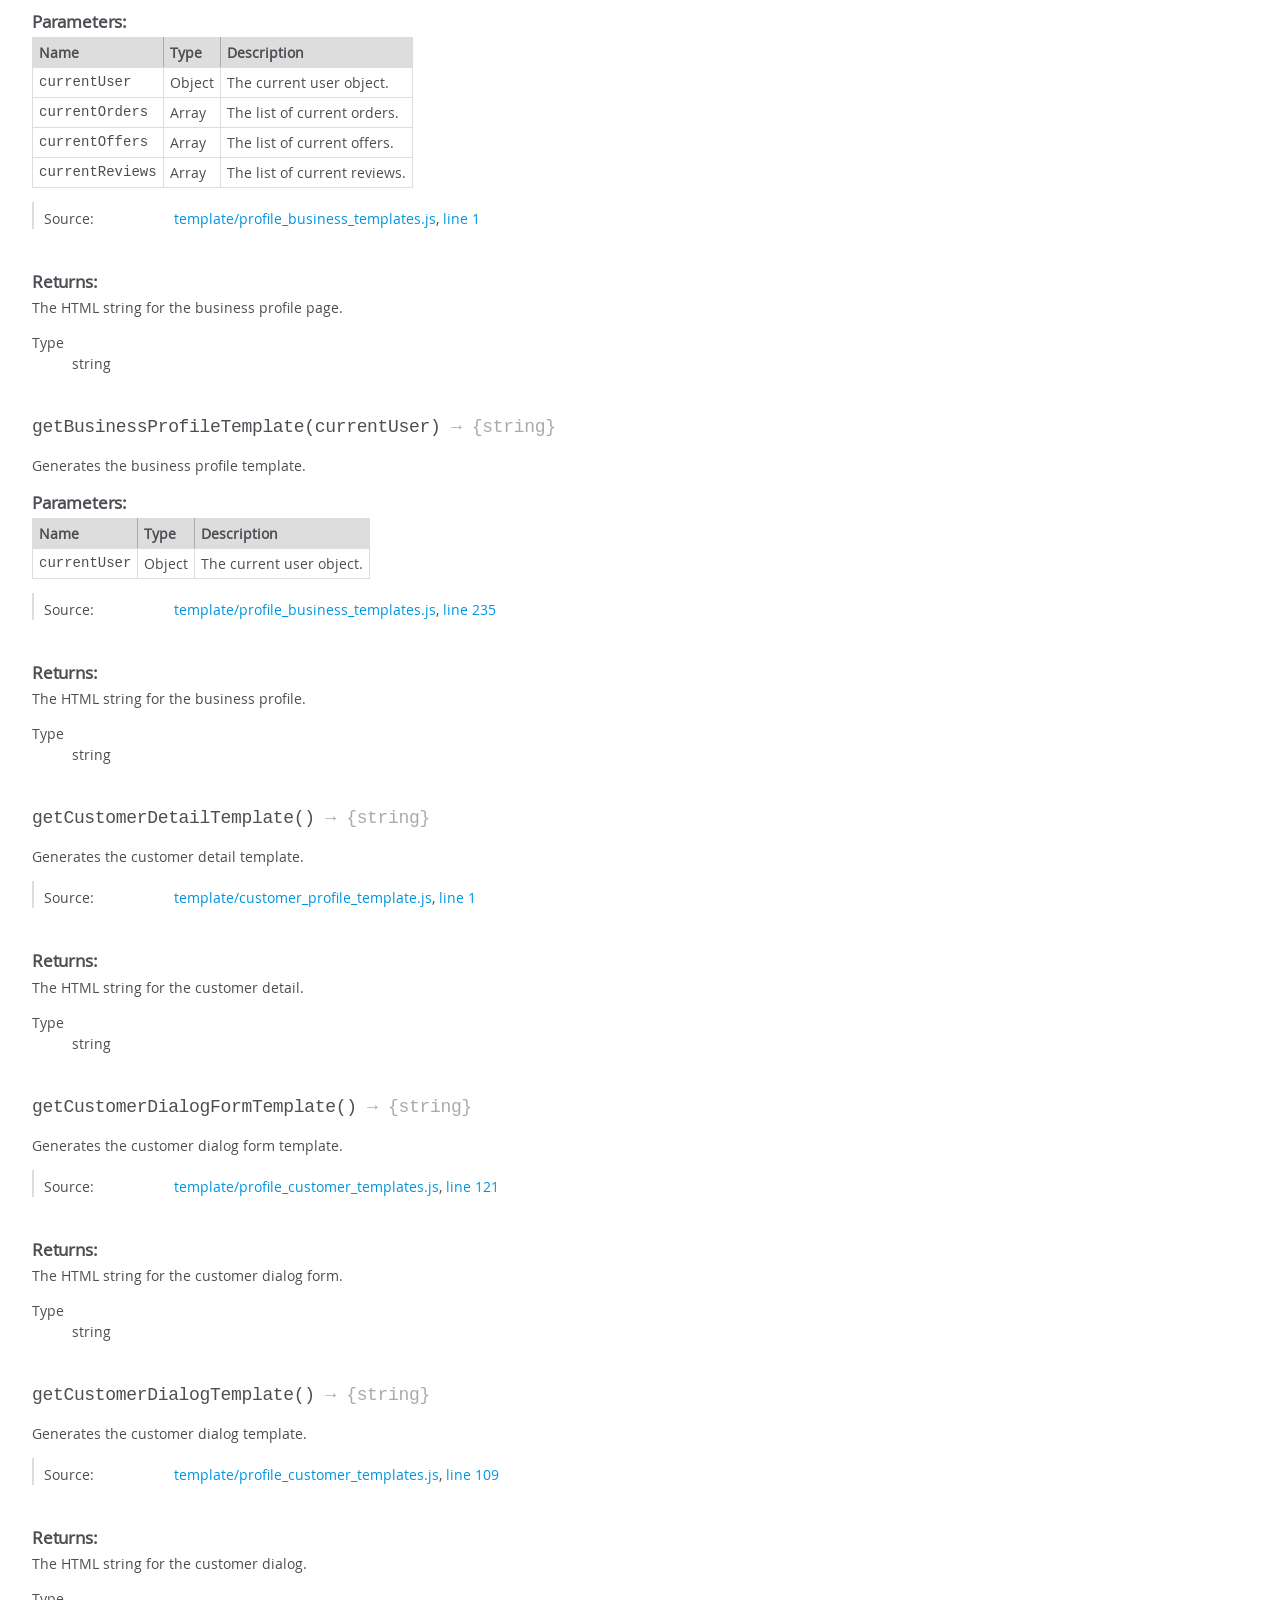
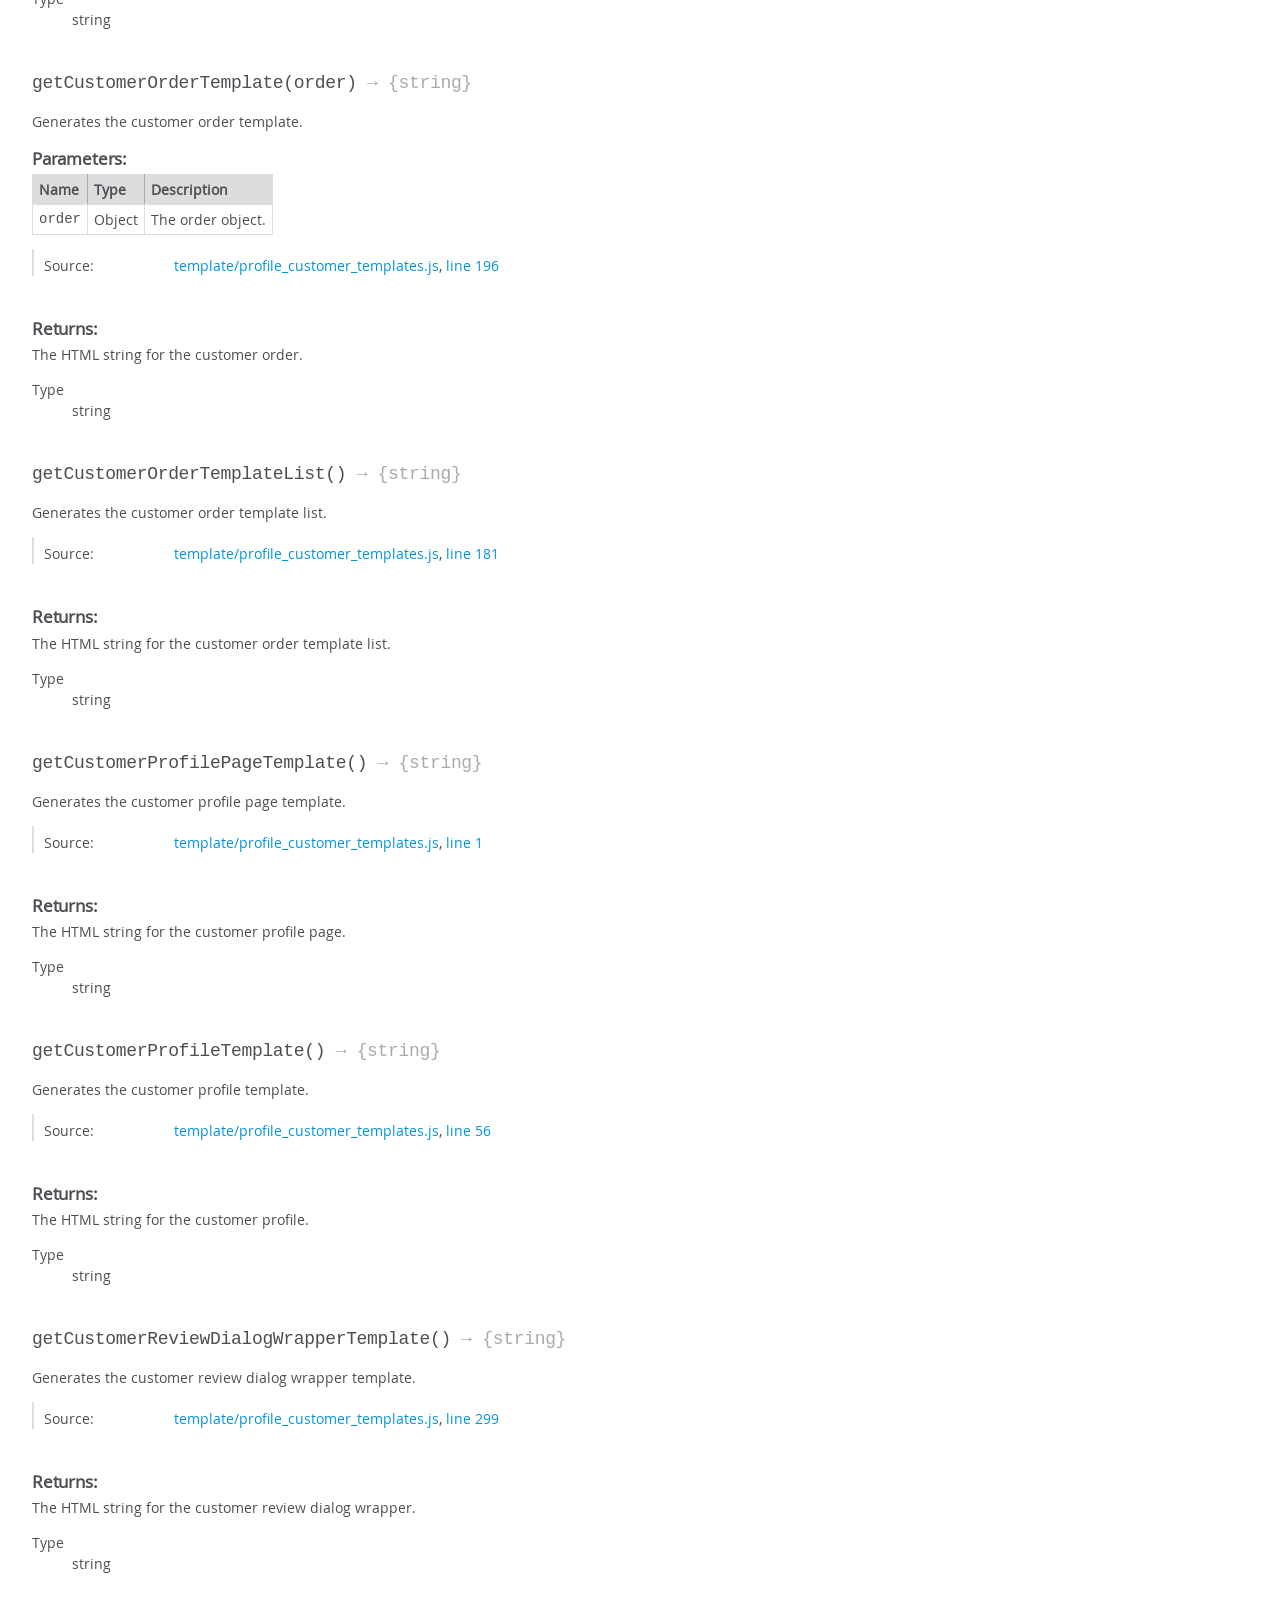
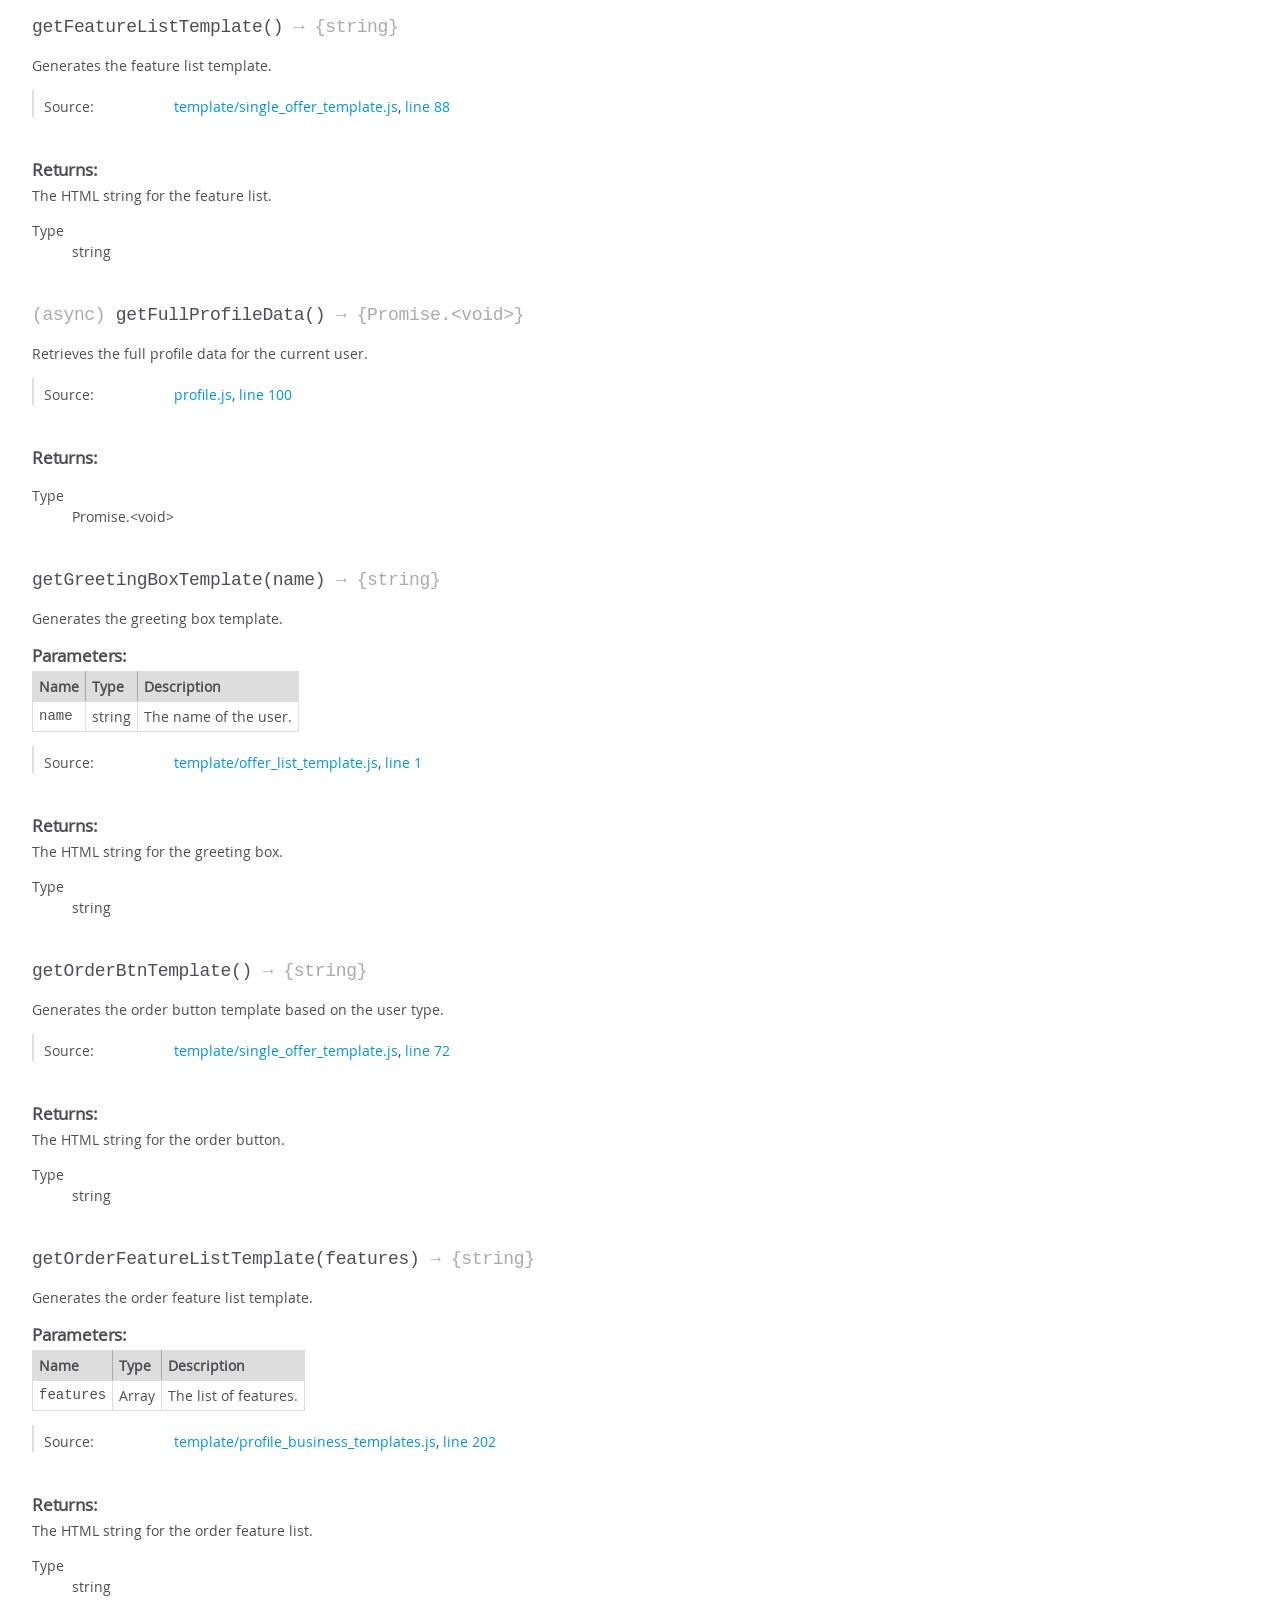
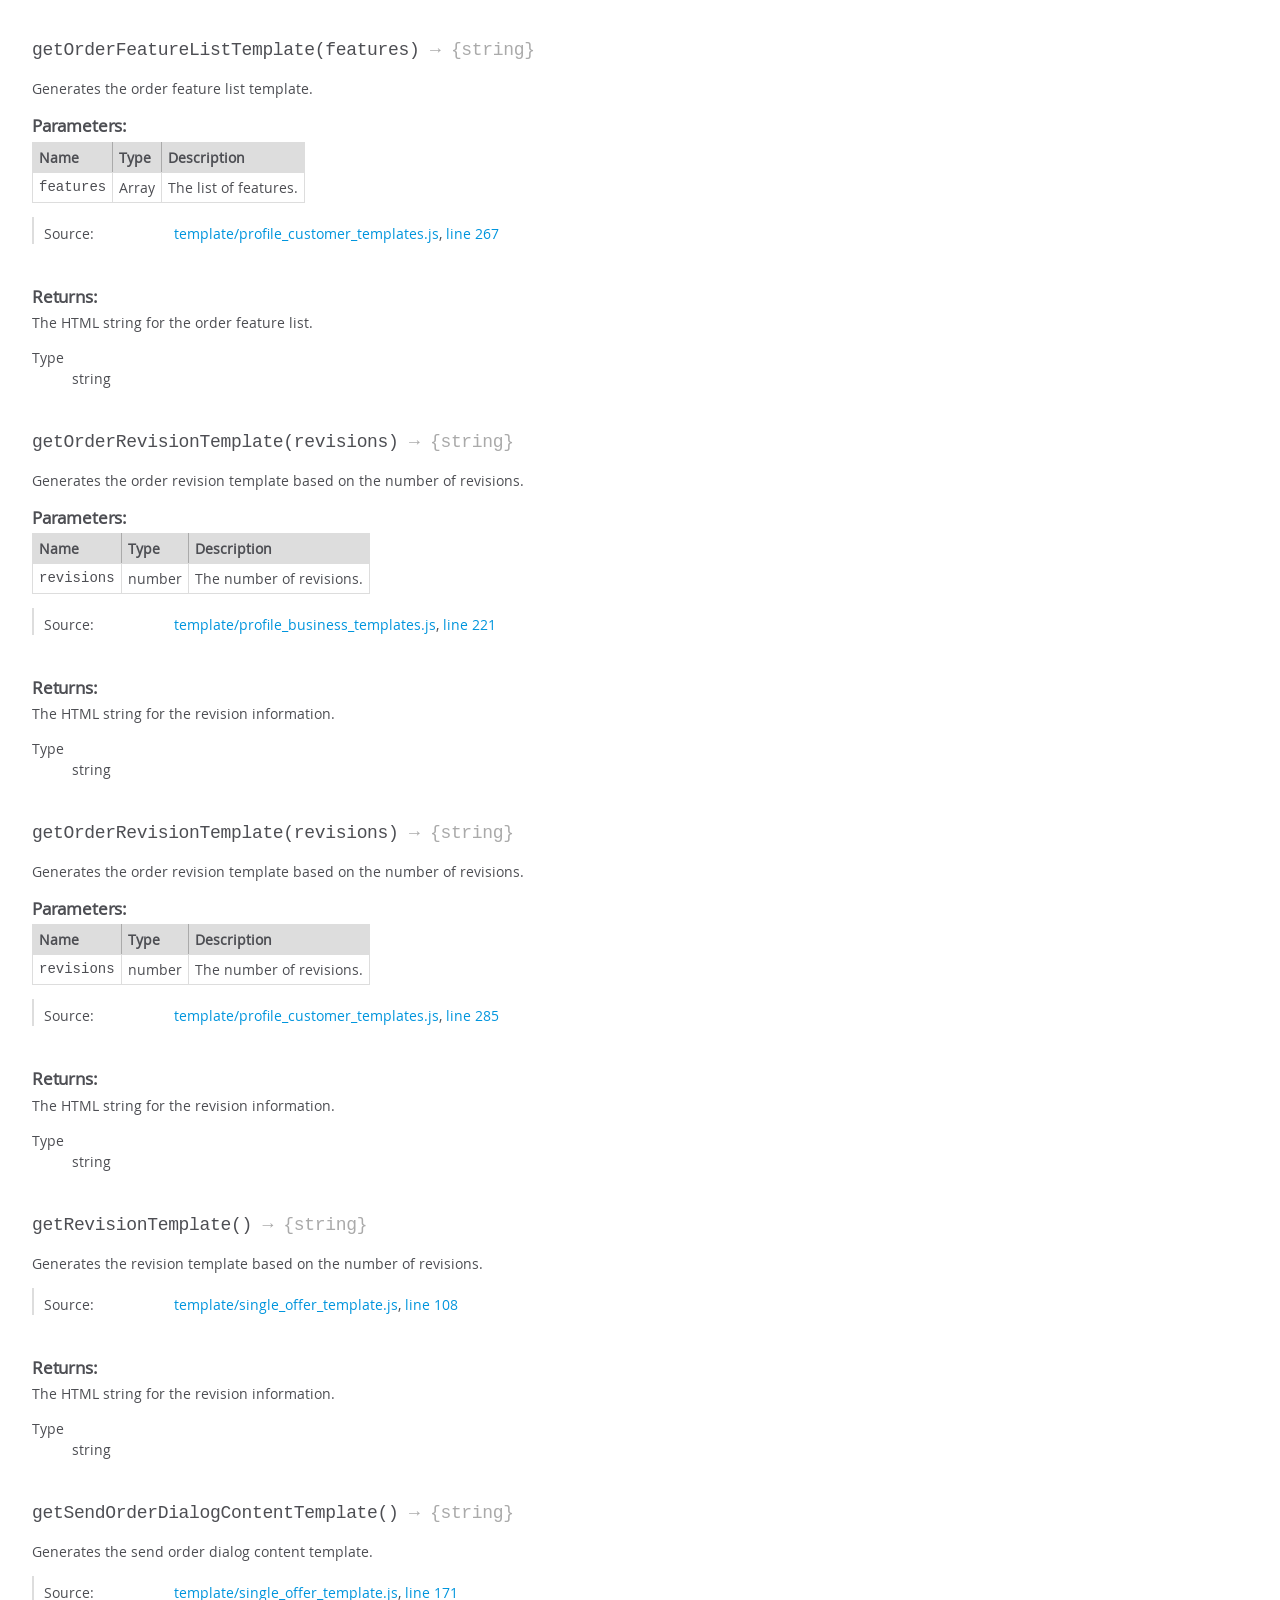
<file: scripts/docs/global.html>
<!DOCTYPE html>
<html lang="en">
<head>
    <meta charset="utf-8">
    <title>JSDoc: Global</title>

    <script src="scripts/prettify/prettify.js"> </script>
    <script src="scripts/prettify/lang-css.js"> </script>
    <!--[if lt IE 9]>
      <script src="//html5shiv.googlecode.com/svn/trunk/html5.js"></script>
    <![endif]-->
    <link type="text/css" rel="stylesheet" href="styles/prettify-tomorrow.css">
    <link type="text/css" rel="stylesheet" href="styles/jsdoc-default.css">
</head>

<body>

<div id="main">

    <h1 class="page-title">Global</h1>

    




<section>

<header>
    
        <h2></h2>
        
    
</header>

<article>
    <div class="container-overview">
    
        

        


<dl class="details">

    

    

    

    

    

    

    

    

    

    

    

    

    

    

    

    
</dl>


        
    
    </div>

    

    

    

    

    

    

    
        <h3 class="subsection-title">Members</h3>

        
            
<h4 class="name" id="currentBusinessOfferListFilter"><span class="type-signature"></span>currentBusinessOfferListFilter<span class="type-signature"> :Object</span></h4>




<div class="description">
    Stores the current business offer list filter.
</div>



    <h5>Type:</h5>
    <ul>
        <li>
            
<span class="param-type">Object</span>


        </li>
    </ul>





    <h5 class="subsection-title">Properties:</h5>

    

<table class="props">
    <thead>
    <tr>
        
        <th>Name</th>
        

        <th>Type</th>

        

        

        <th class="last">Description</th>
    </tr>
    </thead>

    <tbody>
    

        <tr>
            
                <td class="name"><code>creator_id</code></td>
            

            <td class="type">
            
                
<span class="param-type">string</span>
|

<span class="param-type">null</span>


            
            </td>

            

            

            <td class="description last">The ID of the creator.</td>
        </tr>

    

        <tr>
            
                <td class="name"><code>page</code></td>
            

            <td class="type">
            
                
<span class="param-type">number</span>


            
            </td>

            

            

            <td class="description last">The current page number.</td>
        </tr>

    
    </tbody>
</table>




<dl class="details">

    

    

    

    

    

    

    

    

    

    

    

    

    
    <dt class="tag-source">Source:</dt>
    <dd class="tag-source"><ul class="dummy"><li>
        <a href="profile.js.html">profile.js</a>, <a href="profile.js.html#line19">line 19</a>
    </li></ul></dd>
    

    

    

    
</dl>






        
            
<h4 class="name" id="currentBusinessUser"><span class="type-signature"></span>currentBusinessUser<span class="type-signature"> :Object</span></h4>




<div class="description">
    Stores the current business user.
</div>



    <h5>Type:</h5>
    <ul>
        <li>
            
<span class="param-type">Object</span>


        </li>
    </ul>





<dl class="details">

    

    

    

    

    

    

    

    

    

    

    

    

    
    <dt class="tag-source">Source:</dt>
    <dd class="tag-source"><ul class="dummy"><li>
        <a href="business_profile.js.html">business_profile.js</a>, <a href="business_profile.js.html#line11">line 11</a>
    </li></ul></dd>
    

    

    

    
</dl>






        
            
<h4 class="name" id="currentCustomerUser"><span class="type-signature"></span>currentCustomerUser<span class="type-signature"> :Object</span></h4>




<div class="description">
    Stores the current customer user.
</div>



    <h5>Type:</h5>
    <ul>
        <li>
            
<span class="param-type">Object</span>


        </li>
    </ul>





<dl class="details">

    

    

    

    

    

    

    

    

    

    

    

    

    
    <dt class="tag-source">Source:</dt>
    <dd class="tag-source"><ul class="dummy"><li>
        <a href="customer_profile.js.html">customer_profile.js</a>, <a href="customer_profile.js.html#line5">line 5</a>
    </li></ul></dd>
    

    

    

    
</dl>






        
            
<h4 class="name" id="currentOfferBusinessProfileFilter"><span class="type-signature"></span>currentOfferBusinessProfileFilter<span class="type-signature"> :Object</span></h4>




<div class="description">
    Stores the current offer business profile filter.
</div>



    <h5>Type:</h5>
    <ul>
        <li>
            
<span class="param-type">Object</span>


        </li>
    </ul>





    <h5 class="subsection-title">Properties:</h5>

    

<table class="props">
    <thead>
    <tr>
        
        <th>Name</th>
        

        <th>Type</th>

        

        

        <th class="last">Description</th>
    </tr>
    </thead>

    <tbody>
    

        <tr>
            
                <td class="name"><code>page</code></td>
            

            <td class="type">
            
                
<span class="param-type">number</span>


            
            </td>

            

            

            <td class="description last">The current page number.</td>
        </tr>

    

        <tr>
            
                <td class="name"><code>creator_id</code></td>
            

            <td class="type">
            
                
<span class="param-type">number</span>


            
            </td>

            

            

            <td class="description last">The ID of the creator.</td>
        </tr>

    
    </tbody>
</table>




<dl class="details">

    

    

    

    

    

    

    

    

    

    

    

    

    
    <dt class="tag-source">Source:</dt>
    <dd class="tag-source"><ul class="dummy"><li>
        <a href="business_profile.js.html">business_profile.js</a>, <a href="business_profile.js.html#line19">line 19</a>
    </li></ul></dd>
    

    

    

    
</dl>






        
            
<h4 class="name" id="currentOfferCount"><span class="type-signature"></span>currentOfferCount<span class="type-signature"> :number</span></h4>




<div class="description">
    Stores the current offer count.
</div>



    <h5>Type:</h5>
    <ul>
        <li>
            
<span class="param-type">number</span>


        </li>
    </ul>





<dl class="details">

    

    

    

    

    

    

    

    

    

    

    

    

    
    <dt class="tag-source">Source:</dt>
    <dd class="tag-source"><ul class="dummy"><li>
        <a href="single_offer.js.html">single_offer.js</a>, <a href="single_offer.js.html#line17">line 17</a>
    </li></ul></dd>
    

    

    

    
</dl>






        
            
<h4 class="name" id="currentOfferListFilter"><span class="type-signature"></span>currentOfferListFilter<span class="type-signature"> :Object</span></h4>




<div class="description">
    Stores the current offer list filter.
</div>



    <h5>Type:</h5>
    <ul>
        <li>
            
<span class="param-type">Object</span>


        </li>
    </ul>





    <h5 class="subsection-title">Properties:</h5>

    

<table class="props">
    <thead>
    <tr>
        
        <th>Name</th>
        

        <th>Type</th>

        

        

        <th class="last">Description</th>
    </tr>
    </thead>

    <tbody>
    

        <tr>
            
                <td class="name"><code>search</code></td>
            

            <td class="type">
            
                
<span class="param-type">string</span>


            
            </td>

            

            

            <td class="description last">The search query.</td>
        </tr>

    

        <tr>
            
                <td class="name"><code>page</code></td>
            

            <td class="type">
            
                
<span class="param-type">number</span>


            
            </td>

            

            

            <td class="description last">The current page number.</td>
        </tr>

    

        <tr>
            
                <td class="name"><code>ordering</code></td>
            

            <td class="type">
            
                
<span class="param-type">string</span>


            
            </td>

            

            

            <td class="description last">The ordering of the offers.</td>
        </tr>

    

        <tr>
            
                <td class="name"><code>max_delivery_time</code></td>
            

            <td class="type">
            
                
<span class="param-type">string</span>


            
            </td>

            

            

            <td class="description last">The maximum delivery time.</td>
        </tr>

    
    </tbody>
</table>




<dl class="details">

    

    

    

    

    

    

    

    

    

    

    

    

    
    <dt class="tag-source">Source:</dt>
    <dd class="tag-source"><ul class="dummy"><li>
        <a href="offer_list.js.html">offer_list.js</a>, <a href="offer_list.js.html#line15">line 15</a>
    </li></ul></dd>
    

    

    

    
</dl>






        
            
<h4 class="name" id="currentOpenedDetail"><span class="type-signature"></span>currentOpenedDetail<span class="type-signature"> :Object</span></h4>




<div class="description">
    Stores the current opened detail of the offer.
</div>



    <h5>Type:</h5>
    <ul>
        <li>
            
<span class="param-type">Object</span>


        </li>
    </ul>





<dl class="details">

    

    

    

    

    

    

    

    

    

    

    

    

    
    <dt class="tag-source">Source:</dt>
    <dd class="tag-source"><ul class="dummy"><li>
        <a href="single_offer.js.html">single_offer.js</a>, <a href="single_offer.js.html#line11">line 11</a>
    </li></ul></dd>
    

    

    

    
</dl>






        
            
<h4 class="name" id="currentOrdering"><span class="type-signature"></span>currentOrdering<span class="type-signature"> :string</span></h4>




<div class="description">
    Stores the current ordering filter.
</div>



    <h5>Type:</h5>
    <ul>
        <li>
            
<span class="param-type">string</span>


        </li>
    </ul>





<dl class="details">

    

    

    

    

    

    

    

    

    

    

    

    

    
    <dt class="tag-source">Source:</dt>
    <dd class="tag-source"><ul class="dummy"><li>
        <a href="offer_list.js.html">offer_list.js</a>, <a href="offer_list.js.html#line32">line 32</a>
    </li></ul></dd>
    

    

    

    
</dl>






        
            
<h4 class="name" id="currentOrders"><span class="type-signature"></span>currentOrders<span class="type-signature"> :Array</span></h4>




<div class="description">
    Stores the current orders.
</div>



    <h5>Type:</h5>
    <ul>
        <li>
            
<span class="param-type">Array</span>


        </li>
    </ul>





<dl class="details">

    

    

    

    

    

    

    

    

    

    

    

    

    
    <dt class="tag-source">Source:</dt>
    <dd class="tag-source"><ul class="dummy"><li>
        <a href="profile.js.html">profile.js</a>, <a href="profile.js.html#line11">line 11</a>
    </li></ul></dd>
    

    

    

    
</dl>






        
            
<h4 class="name" id="currentSingleOfferUser"><span class="type-signature"></span>currentSingleOfferUser<span class="type-signature"> :Object|null</span></h4>




<div class="description">
    Stores the current single offer user.
</div>



    <h5>Type:</h5>
    <ul>
        <li>
            
<span class="param-type">Object</span>
|

<span class="param-type">null</span>


        </li>
    </ul>





<dl class="details">

    

    

    

    

    

    

    

    

    

    

    

    

    
    <dt class="tag-source">Source:</dt>
    <dd class="tag-source"><ul class="dummy"><li>
        <a href="single_offer.js.html">single_offer.js</a>, <a href="single_offer.js.html#line5">line 5</a>
    </li></ul></dd>
    

    

    

    
</dl>






        
            
<h4 class="name" id="currentmaxDeliveryTime"><span class="type-signature"></span>currentmaxDeliveryTime<span class="type-signature"> :string</span></h4>




<div class="description">
    Stores the current maximum delivery time filter.
</div>



    <h5>Type:</h5>
    <ul>
        <li>
            
<span class="param-type">string</span>


        </li>
    </ul>





<dl class="details">

    

    

    

    

    

    

    

    

    

    

    

    

    
    <dt class="tag-source">Source:</dt>
    <dd class="tag-source"><ul class="dummy"><li>
        <a href="offer_list.js.html">offer_list.js</a>, <a href="offer_list.js.html#line26">line 26</a>
    </li></ul></dd>
    

    

    

    
</dl>






        
            
<h4 class="name" id="offerPageLoaded"><span class="type-signature"></span>offerPageLoaded<span class="type-signature"> :boolean</span></h4>




<div class="description">
    Indicates if the offer page is loaded.
</div>



    <h5>Type:</h5>
    <ul>
        <li>
            
<span class="param-type">boolean</span>


        </li>
    </ul>





<dl class="details">

    

    

    

    

    

    

    

    

    

    

    

    

    
    <dt class="tag-source">Source:</dt>
    <dd class="tag-source"><ul class="dummy"><li>
        <a href="business_profile.js.html">business_profile.js</a>, <a href="business_profile.js.html#line5">line 5</a>
    </li></ul></dd>
    

    

    

    
</dl>






        
            
<h4 class="name" id="offerPageLoaded"><span class="type-signature"></span>offerPageLoaded<span class="type-signature"> :boolean</span></h4>




<div class="description">
    Indicates if the offer page is loaded.
</div>



    <h5>Type:</h5>
    <ul>
        <li>
            
<span class="param-type">boolean</span>


        </li>
    </ul>





<dl class="details">

    

    

    

    

    

    

    

    

    

    

    

    

    
    <dt class="tag-source">Source:</dt>
    <dd class="tag-source"><ul class="dummy"><li>
        <a href="offer_list.js.html">offer_list.js</a>, <a href="offer_list.js.html#line5">line 5</a>
    </li></ul></dd>
    

    

    

    
</dl>






        
            
<h4 class="name" id="offerPageLoaded"><span class="type-signature"></span>offerPageLoaded<span class="type-signature"> :boolean</span></h4>




<div class="description">
    Indicates if the offer page is loaded.
</div>



    <h5>Type:</h5>
    <ul>
        <li>
            
<span class="param-type">boolean</span>


        </li>
    </ul>





<dl class="details">

    

    

    

    

    

    

    

    

    

    

    

    

    
    <dt class="tag-source">Source:</dt>
    <dd class="tag-source"><ul class="dummy"><li>
        <a href="profile.js.html">profile.js</a>, <a href="profile.js.html#line5">line 5</a>
    </li></ul></dd>
    

    

    

    
</dl>






        
    

    
        <h3 class="subsection-title">Methods</h3>

        
            

    

    
    <h4 class="name" id="abboardBusinessEdit"><span class="type-signature"></span>abboardBusinessEdit<span class="signature">()</span><span class="type-signature"></span></h4>
    

    



<div class="description">
    Aborts the business profile edit and closes the dialog.
</div>













<dl class="details">

    

    

    

    

    

    

    

    

    

    

    

    

    
    <dt class="tag-source">Source:</dt>
    <dd class="tag-source"><ul class="dummy"><li>
        <a href="profile.js.html">profile.js</a>, <a href="profile.js.html#line260">line 260</a>
    </li></ul></dd>
    

    

    

    
</dl>




















        
            

    

    
    <h4 class="name" id="abboardCustomerEdit"><span class="type-signature"></span>abboardCustomerEdit<span class="signature">()</span><span class="type-signature"></span></h4>
    

    



<div class="description">
    Aborts the customer profile edit and closes the dialog.
</div>













<dl class="details">

    

    

    

    

    

    

    

    

    

    

    

    

    
    <dt class="tag-source">Source:</dt>
    <dd class="tag-source"><ul class="dummy"><li>
        <a href="profile.js.html">profile.js</a>, <a href="profile.js.html#line208">line 208</a>
    </li></ul></dd>
    

    

    

    
</dl>




















        
            

    

    
    <h4 class="name" id="activatedButton"><span class="type-signature"></span>activatedButton<span class="signature">(element)</span><span class="type-signature"></span></h4>
    

    



<div class="description">
    Activates the clicked button and deactivates all other buttons in the offer detail header.
</div>









    <h5>Parameters:</h5>
    

<table class="params">
    <thead>
    <tr>
        
        <th>Name</th>
        

        <th>Type</th>

        

        

        <th class="last">Description</th>
    </tr>
    </thead>

    <tbody>
    

        <tr>
            
                <td class="name"><code>element</code></td>
            

            <td class="type">
            
                
<span class="param-type">HTMLElement</span>


            
            </td>

            

            

            <td class="description last">The button element to activate.</td>
        </tr>

    
    </tbody>
</table>






<dl class="details">

    

    

    

    

    

    

    

    

    

    

    

    

    
    <dt class="tag-source">Source:</dt>
    <dd class="tag-source"><ul class="dummy"><li>
        <a href="single_offer.js.html">single_offer.js</a>, <a href="single_offer.js.html#line89">line 89</a>
    </li></ul></dd>
    

    

    

    
</dl>




















        
            

    

    
    <h4 class="name" id="businessEditOnsubmit"><span class="type-signature">(async) </span>businessEditOnsubmit<span class="signature">(event)</span><span class="type-signature"> &rarr; {Promise.&lt;void>}</span></h4>
    

    



<div class="description">
    Handles the business profile edit form submission.Prevents the default form submission behavior, retrieves form data, and updates the business profile.
</div>









    <h5>Parameters:</h5>
    

<table class="params">
    <thead>
    <tr>
        
        <th>Name</th>
        

        <th>Type</th>

        

        

        <th class="last">Description</th>
    </tr>
    </thead>

    <tbody>
    

        <tr>
            
                <td class="name"><code>event</code></td>
            

            <td class="type">
            
                
<span class="param-type">Event</span>


            
            </td>

            

            

            <td class="description last">The form submission event.</td>
        </tr>

    
    </tbody>
</table>






<dl class="details">

    

    

    

    

    

    

    

    

    

    

    

    

    
    <dt class="tag-source">Source:</dt>
    <dd class="tag-source"><ul class="dummy"><li>
        <a href="profile.js.html">profile.js</a>, <a href="profile.js.html#line165">line 165</a>
    </li></ul></dd>
    

    

    

    
</dl>















<h5>Returns:</h5>

        


<dl>
    <dt>
        Type
    </dt>
    <dd>
        
<span class="param-type">Promise.&lt;void></span>


    </dd>
</dl>

    





        
            

    

    
    <h4 class="name" id="changeOrderStatus"><span class="type-signature">(async) </span>changeOrderStatus<span class="signature">(status, orderId)</span><span class="type-signature"> &rarr; {Promise.&lt;void>}</span></h4>
    

    



<div class="description">
    Changes the status of an order.
</div>









    <h5>Parameters:</h5>
    

<table class="params">
    <thead>
    <tr>
        
        <th>Name</th>
        

        <th>Type</th>

        

        

        <th class="last">Description</th>
    </tr>
    </thead>

    <tbody>
    

        <tr>
            
                <td class="name"><code>status</code></td>
            

            <td class="type">
            
                
<span class="param-type">string</span>


            
            </td>

            

            

            <td class="description last">The new status of the order.</td>
        </tr>

    

        <tr>
            
                <td class="name"><code>orderId</code></td>
            

            <td class="type">
            
                
<span class="param-type">number</span>


            
            </td>

            

            

            <td class="description last">The ID of the order to update.</td>
        </tr>

    
    </tbody>
</table>






<dl class="details">

    

    

    

    

    

    

    

    

    

    

    

    

    
    <dt class="tag-source">Source:</dt>
    <dd class="tag-source"><ul class="dummy"><li>
        <a href="profile.js.html">profile.js</a>, <a href="profile.js.html#line142">line 142</a>
    </li></ul></dd>
    

    

    

    
</dl>















<h5>Returns:</h5>

        


<dl>
    <dt>
        Type
    </dt>
    <dd>
        
<span class="param-type">Promise.&lt;void></span>


    </dd>
</dl>

    





        
            

    

    
    <h4 class="name" id="changeReviewFilterBusinessProfile"><span class="type-signature">(async) </span>changeReviewFilterBusinessProfile<span class="signature">(element)</span><span class="type-signature"> &rarr; {Promise.&lt;void>}</span></h4>
    

    



<div class="description">
    Changes the review filter for the business profile and reloads the reviews.
</div>









    <h5>Parameters:</h5>
    

<table class="params">
    <thead>
    <tr>
        
        <th>Name</th>
        

        <th>Type</th>

        

        

        <th class="last">Description</th>
    </tr>
    </thead>

    <tbody>
    

        <tr>
            
                <td class="name"><code>element</code></td>
            

            <td class="type">
            
                
<span class="param-type">HTMLElement</span>


            
            </td>

            

            

            <td class="description last">The element containing the new review filter value.</td>
        </tr>

    
    </tbody>
</table>






<dl class="details">

    

    

    

    

    

    

    

    

    

    

    

    

    
    <dt class="tag-source">Source:</dt>
    <dd class="tag-source"><ul class="dummy"><li>
        <a href="business_profile.js.html">business_profile.js</a>, <a href="business_profile.js.html#line143">line 143</a>
    </li></ul></dd>
    

    

    

    
</dl>















<h5>Returns:</h5>

        


<dl>
    <dt>
        Type
    </dt>
    <dd>
        
<span class="param-type">Promise.&lt;void></span>


    </dd>
</dl>

    





        
            

    

    
    <h4 class="name" id="changeReviewFilterCustomerProfile"><span class="type-signature">(async) </span>changeReviewFilterCustomerProfile<span class="signature">(element)</span><span class="type-signature"> &rarr; {Promise.&lt;void>}</span></h4>
    

    



<div class="description">
    Changes the review filter for the customer profile and reloads the reviews.
</div>









    <h5>Parameters:</h5>
    

<table class="params">
    <thead>
    <tr>
        
        <th>Name</th>
        

        <th>Type</th>

        

        

        <th class="last">Description</th>
    </tr>
    </thead>

    <tbody>
    

        <tr>
            
                <td class="name"><code>element</code></td>
            

            <td class="type">
            
                
<span class="param-type">HTMLElement</span>


            
            </td>

            

            

            <td class="description last">The element containing the new review filter value.</td>
        </tr>

    
    </tbody>
</table>






<dl class="details">

    

    

    

    

    

    

    

    

    

    

    

    

    
    <dt class="tag-source">Source:</dt>
    <dd class="tag-source"><ul class="dummy"><li>
        <a href="customer_profile.js.html">customer_profile.js</a>, <a href="customer_profile.js.html#line40">line 40</a>
    </li></ul></dd>
    

    

    

    
</dl>















<h5>Returns:</h5>

        


<dl>
    <dt>
        Type
    </dt>
    <dd>
        
<span class="param-type">Promise.&lt;void></span>


    </dd>
</dl>

    





        
            

    

    
    <h4 class="name" id="changeReviewFilterProfile"><span class="type-signature">(async) </span>changeReviewFilterProfile<span class="signature">(element)</span><span class="type-signature"> &rarr; {Promise.&lt;void>}</span></h4>
    

    



<div class="description">
    Changes the review filter for the profile and reloads the reviews.
</div>









    <h5>Parameters:</h5>
    

<table class="params">
    <thead>
    <tr>
        
        <th>Name</th>
        

        <th>Type</th>

        

        

        <th class="last">Description</th>
    </tr>
    </thead>

    <tbody>
    

        <tr>
            
                <td class="name"><code>element</code></td>
            

            <td class="type">
            
                
<span class="param-type">HTMLElement</span>


            
            </td>

            

            

            <td class="description last">The element containing the new review filter value.</td>
        </tr>

    
    </tbody>
</table>






<dl class="details">

    

    

    

    

    

    

    

    

    

    

    

    

    
    <dt class="tag-source">Source:</dt>
    <dd class="tag-source"><ul class="dummy"><li>
        <a href="profile.js.html">profile.js</a>, <a href="profile.js.html#line121">line 121</a>
    </li></ul></dd>
    

    

    

    
</dl>















<h5>Returns:</h5>

        


<dl>
    <dt>
        Type
    </dt>
    <dd>
        
<span class="param-type">Promise.&lt;void></span>


    </dd>
</dl>

    





        
            

    

    
    <h4 class="name" id="changeReviewFilterSingleOffer"><span class="type-signature">(async) </span>changeReviewFilterSingleOffer<span class="signature">(element)</span><span class="type-signature"> &rarr; {Promise.&lt;void>}</span></h4>
    

    



<div class="description">
    Changes the review filter for the single offer and reloads the reviews.
</div>









    <h5>Parameters:</h5>
    

<table class="params">
    <thead>
    <tr>
        
        <th>Name</th>
        

        <th>Type</th>

        

        

        <th class="last">Description</th>
    </tr>
    </thead>

    <tbody>
    

        <tr>
            
                <td class="name"><code>element</code></td>
            

            <td class="type">
            
                
<span class="param-type">HTMLElement</span>


            
            </td>

            

            

            <td class="description last">The element containing the new review filter value.</td>
        </tr>

    
    </tbody>
</table>






<dl class="details">

    

    

    

    

    

    

    

    

    

    

    

    

    
    <dt class="tag-source">Source:</dt>
    <dd class="tag-source"><ul class="dummy"><li>
        <a href="single_offer.js.html">single_offer.js</a>, <a href="single_offer.js.html#line134">line 134</a>
    </li></ul></dd>
    

    

    

    
</dl>















<h5>Returns:</h5>

        


<dl>
    <dt>
        Type
    </dt>
    <dd>
        
<span class="param-type">Promise.&lt;void></span>


    </dd>
</dl>

    





        
            

    

    
    <h4 class="name" id="checkAuth"><span class="type-signature"></span>checkAuth<span class="signature">()</span><span class="type-signature"></span></h4>
    

    



<div class="description">
    Checks if the user is authenticated by verifying the presence of an auth token.If authenticated, redirects to the index page.
</div>













<dl class="details">

    

    

    

    

    

    

    

    

    

    

    

    

    
    <dt class="tag-source">Source:</dt>
    <dd class="tag-source"><ul class="dummy"><li>
        <a href="registration.js.html">registration.js</a>, <a href="registration.js.html#line1">line 1</a>
    </li></ul></dd>
    

    

    

    
</dl>




















        
            

    

    
    <h4 class="name" id="checkAuthLogin"><span class="type-signature"></span>checkAuthLogin<span class="signature">()</span><span class="type-signature"></span></h4>
    

    



<div class="description">
    Checks if the user is authenticated by verifying the presence of an auth token.If authenticated, redirects to the index page. Otherwise, sets the header.
</div>













<dl class="details">

    

    

    

    

    

    

    

    

    

    

    

    

    
    <dt class="tag-source">Source:</dt>
    <dd class="tag-source"><ul class="dummy"><li>
        <a href="login.js.html">login.js</a>, <a href="login.js.html#line1">line 1</a>
    </li></ul></dd>
    

    

    

    
</dl>




















        
            

    

    
    <h4 class="name" id="customerEditOnsubmit"><span class="type-signature">(async) </span>customerEditOnsubmit<span class="signature">(event)</span><span class="type-signature"> &rarr; {Promise.&lt;void>}</span></h4>
    

    



<div class="description">
    Handles the customer profile edit form submission.Prevents the default form submission behavior, retrieves form data, and updates the customer profile.
</div>









    <h5>Parameters:</h5>
    

<table class="params">
    <thead>
    <tr>
        
        <th>Name</th>
        

        <th>Type</th>

        

        

        <th class="last">Description</th>
    </tr>
    </thead>

    <tbody>
    

        <tr>
            
                <td class="name"><code>event</code></td>
            

            <td class="type">
            
                
<span class="param-type">Event</span>


            
            </td>

            

            

            <td class="description last">The form submission event.</td>
        </tr>

    
    </tbody>
</table>






<dl class="details">

    

    

    

    

    

    

    

    

    

    

    

    

    
    <dt class="tag-source">Source:</dt>
    <dd class="tag-source"><ul class="dummy"><li>
        <a href="profile.js.html">profile.js</a>, <a href="profile.js.html#line218">line 218</a>
    </li></ul></dd>
    

    

    

    
</dl>















<h5>Returns:</h5>

        


<dl>
    <dt>
        Type
    </dt>
    <dd>
        
<span class="param-type">Promise.&lt;void></span>


    </dd>
</dl>

    





        
            

    

    
    <h4 class="name" id="getBaseInfo"><span class="type-signature">(async) </span>getBaseInfo<span class="signature">()</span><span class="type-signature"> &rarr; {Promise.&lt;Object>}</span></h4>
    

    



<div class="description">
    Fetches the base information from the server.
</div>













<dl class="details">

    

    

    

    

    

    

    

    

    

    

    

    

    
    <dt class="tag-source">Source:</dt>
    <dd class="tag-source"><ul class="dummy"><li>
        <a href="index.js.html">index.js</a>, <a href="index.js.html#line14">line 14</a>
    </li></ul></dd>
    

    

    

    
</dl>















<h5>Returns:</h5>

        
<div class="param-desc">
    The response object containing the base information.
</div>



<dl>
    <dt>
        Type
    </dt>
    <dd>
        
<span class="param-type">Promise.&lt;Object></span>


    </dd>
</dl>

    





        
            

    

    
    <h4 class="name" id="getBusinessDialogFormTemplate"><span class="type-signature"></span>getBusinessDialogFormTemplate<span class="signature">()</span><span class="type-signature"> &rarr; {string}</span></h4>
    

    



<div class="description">
    Generates the business dialog form template.
</div>













<dl class="details">

    

    

    

    

    

    

    

    

    

    

    

    

    
    <dt class="tag-source">Source:</dt>
    <dd class="tag-source"><ul class="dummy"><li>
        <a href="template_profile_business_templates.js.html">template/profile_business_templates.js</a>, <a href="template_profile_business_templates.js.html#line311">line 311</a>
    </li></ul></dd>
    

    

    

    
</dl>















<h5>Returns:</h5>

        
<div class="param-desc">
    The HTML string for the business dialog form.
</div>



<dl>
    <dt>
        Type
    </dt>
    <dd>
        
<span class="param-type">string</span>


    </dd>
</dl>

    





        
            

    

    
    <h4 class="name" id="getBusinessDialogTemplate"><span class="type-signature"></span>getBusinessDialogTemplate<span class="signature">()</span><span class="type-signature"> &rarr; {string}</span></h4>
    

    



<div class="description">
    Generates the business dialog template.
</div>













<dl class="details">

    

    

    

    

    

    

    

    

    

    

    

    

    
    <dt class="tag-source">Source:</dt>
    <dd class="tag-source"><ul class="dummy"><li>
        <a href="template_profile_business_templates.js.html">template/profile_business_templates.js</a>, <a href="template_profile_business_templates.js.html#line298">line 298</a>
    </li></ul></dd>
    

    

    

    
</dl>















<h5>Returns:</h5>

        
<div class="param-desc">
    The HTML string for the business dialog.
</div>



<dl>
    <dt>
        Type
    </dt>
    <dd>
        
<span class="param-type">string</span>


    </dd>
</dl>

    





        
            

    

    
    <h4 class="name" id="getBusinessOfferTemplateList"><span class="type-signature"></span>getBusinessOfferTemplateList<span class="signature">(currentOffers)</span><span class="type-signature"> &rarr; {string}</span></h4>
    

    



<div class="description">
    Generates the business offer template list.
</div>









    <h5>Parameters:</h5>
    

<table class="params">
    <thead>
    <tr>
        
        <th>Name</th>
        

        <th>Type</th>

        

        

        <th class="last">Description</th>
    </tr>
    </thead>

    <tbody>
    

        <tr>
            
                <td class="name"><code>currentOffers</code></td>
            

            <td class="type">
            
                
<span class="param-type">Array</span>


            
            </td>

            

            

            <td class="description last">The list of current offers.</td>
        </tr>

    
    </tbody>
</table>






<dl class="details">

    

    

    

    

    

    

    

    

    

    

    

    

    
    <dt class="tag-source">Source:</dt>
    <dd class="tag-source"><ul class="dummy"><li>
        <a href="template_profile_business_templates.js.html">template/profile_business_templates.js</a>, <a href="template_profile_business_templates.js.html#line81">line 81</a>
    </li></ul></dd>
    

    

    

    
</dl>















<h5>Returns:</h5>

        
<div class="param-desc">
    The HTML string for the business offer template list.
</div>



<dl>
    <dt>
        Type
    </dt>
    <dd>
        
<span class="param-type">string</span>


    </dd>
</dl>

    





        
            

    

    
    <h4 class="name" id="getBusinessOrderTemplate"><span class="type-signature"></span>getBusinessOrderTemplate<span class="signature">(order)</span><span class="type-signature"> &rarr; {string}</span></h4>
    

    



<div class="description">
    Generates the business order template.
</div>









    <h5>Parameters:</h5>
    

<table class="params">
    <thead>
    <tr>
        
        <th>Name</th>
        

        <th>Type</th>

        

        

        <th class="last">Description</th>
    </tr>
    </thead>

    <tbody>
    

        <tr>
            
                <td class="name"><code>order</code></td>
            

            <td class="type">
            
                
<span class="param-type">Object</span>


            
            </td>

            

            

            <td class="description last">The order object.</td>
        </tr>

    
    </tbody>
</table>






<dl class="details">

    

    

    

    

    

    

    

    

    

    

    

    

    
    <dt class="tag-source">Source:</dt>
    <dd class="tag-source"><ul class="dummy"><li>
        <a href="template_profile_business_templates.js.html">template/profile_business_templates.js</a>, <a href="template_profile_business_templates.js.html#line125">line 125</a>
    </li></ul></dd>
    

    

    

    
</dl>















<h5>Returns:</h5>

        
<div class="param-desc">
    The HTML string for the business order.
</div>



<dl>
    <dt>
        Type
    </dt>
    <dd>
        
<span class="param-type">string</span>


    </dd>
</dl>

    





        
            

    

    
    <h4 class="name" id="getBusinessOrderTemplateList"><span class="type-signature"></span>getBusinessOrderTemplateList<span class="signature">()</span><span class="type-signature"> &rarr; {string}</span></h4>
    

    



<div class="description">
    Generates the business order template list.
</div>













<dl class="details">

    

    

    

    

    

    

    

    

    

    

    

    

    
    <dt class="tag-source">Source:</dt>
    <dd class="tag-source"><ul class="dummy"><li>
        <a href="template_profile_business_templates.js.html">template/profile_business_templates.js</a>, <a href="template_profile_business_templates.js.html#line110">line 110</a>
    </li></ul></dd>
    

    

    

    
</dl>















<h5>Returns:</h5>

        
<div class="param-desc">
    The HTML string for the business order template list.
</div>



<dl>
    <dt>
        Type
    </dt>
    <dd>
        
<span class="param-type">string</span>


    </dd>
</dl>

    





        
            

    

    
    <h4 class="name" id="getBusinessProfileDataTmplate"><span class="type-signature"></span>getBusinessProfileDataTmplate<span class="signature">()</span><span class="type-signature"> &rarr; {string}</span></h4>
    

    



<div class="description">
    Generates the business profile data template.
</div>













<dl class="details">

    

    

    

    

    

    

    

    

    

    

    

    

    
    <dt class="tag-source">Source:</dt>
    <dd class="tag-source"><ul class="dummy"><li>
        <a href="template_business_profile_template.js.html">template/business_profile_template.js</a>, <a href="template_business_profile_template.js.html#line1">line 1</a>
    </li></ul></dd>
    

    

    

    
</dl>















<h5>Returns:</h5>

        
<div class="param-desc">
    The HTML string for the business profile data.
</div>



<dl>
    <dt>
        Type
    </dt>
    <dd>
        
<span class="param-type">string</span>


    </dd>
</dl>

    





        
            

    

    
    <h4 class="name" id="getBusinessProfilePageTemplate"><span class="type-signature"></span>getBusinessProfilePageTemplate<span class="signature">(currentUser, currentOrders, currentOffers, currentReviews)</span><span class="type-signature"> &rarr; {string}</span></h4>
    

    



<div class="description">
    Generates the business profile page template.
</div>









    <h5>Parameters:</h5>
    

<table class="params">
    <thead>
    <tr>
        
        <th>Name</th>
        

        <th>Type</th>

        

        

        <th class="last">Description</th>
    </tr>
    </thead>

    <tbody>
    

        <tr>
            
                <td class="name"><code>currentUser</code></td>
            

            <td class="type">
            
                
<span class="param-type">Object</span>


            
            </td>

            

            

            <td class="description last">The current user object.</td>
        </tr>

    

        <tr>
            
                <td class="name"><code>currentOrders</code></td>
            

            <td class="type">
            
                
<span class="param-type">Array</span>


            
            </td>

            

            

            <td class="description last">The list of current orders.</td>
        </tr>

    

        <tr>
            
                <td class="name"><code>currentOffers</code></td>
            

            <td class="type">
            
                
<span class="param-type">Array</span>


            
            </td>

            

            

            <td class="description last">The list of current offers.</td>
        </tr>

    

        <tr>
            
                <td class="name"><code>currentReviews</code></td>
            

            <td class="type">
            
                
<span class="param-type">Array</span>


            
            </td>

            

            

            <td class="description last">The list of current reviews.</td>
        </tr>

    
    </tbody>
</table>






<dl class="details">

    

    

    

    

    

    

    

    

    

    

    

    

    
    <dt class="tag-source">Source:</dt>
    <dd class="tag-source"><ul class="dummy"><li>
        <a href="template_profile_business_templates.js.html">template/profile_business_templates.js</a>, <a href="template_profile_business_templates.js.html#line1">line 1</a>
    </li></ul></dd>
    

    

    

    
</dl>















<h5>Returns:</h5>

        
<div class="param-desc">
    The HTML string for the business profile page.
</div>



<dl>
    <dt>
        Type
    </dt>
    <dd>
        
<span class="param-type">string</span>


    </dd>
</dl>

    





        
            

    

    
    <h4 class="name" id="getBusinessProfileTemplate"><span class="type-signature"></span>getBusinessProfileTemplate<span class="signature">(currentUser)</span><span class="type-signature"> &rarr; {string}</span></h4>
    

    



<div class="description">
    Generates the business profile template.
</div>









    <h5>Parameters:</h5>
    

<table class="params">
    <thead>
    <tr>
        
        <th>Name</th>
        

        <th>Type</th>

        

        

        <th class="last">Description</th>
    </tr>
    </thead>

    <tbody>
    

        <tr>
            
                <td class="name"><code>currentUser</code></td>
            

            <td class="type">
            
                
<span class="param-type">Object</span>


            
            </td>

            

            

            <td class="description last">The current user object.</td>
        </tr>

    
    </tbody>
</table>






<dl class="details">

    

    

    

    

    

    

    

    

    

    

    

    

    
    <dt class="tag-source">Source:</dt>
    <dd class="tag-source"><ul class="dummy"><li>
        <a href="template_profile_business_templates.js.html">template/profile_business_templates.js</a>, <a href="template_profile_business_templates.js.html#line235">line 235</a>
    </li></ul></dd>
    

    

    

    
</dl>















<h5>Returns:</h5>

        
<div class="param-desc">
    The HTML string for the business profile.
</div>



<dl>
    <dt>
        Type
    </dt>
    <dd>
        
<span class="param-type">string</span>


    </dd>
</dl>

    





        
            

    

    
    <h4 class="name" id="getCustomerDetailTemplate"><span class="type-signature"></span>getCustomerDetailTemplate<span class="signature">()</span><span class="type-signature"> &rarr; {string}</span></h4>
    

    



<div class="description">
    Generates the customer detail template.
</div>













<dl class="details">

    

    

    

    

    

    

    

    

    

    

    

    

    
    <dt class="tag-source">Source:</dt>
    <dd class="tag-source"><ul class="dummy"><li>
        <a href="template_customer_profile_template.js.html">template/customer_profile_template.js</a>, <a href="template_customer_profile_template.js.html#line1">line 1</a>
    </li></ul></dd>
    

    

    

    
</dl>















<h5>Returns:</h5>

        
<div class="param-desc">
    The HTML string for the customer detail.
</div>



<dl>
    <dt>
        Type
    </dt>
    <dd>
        
<span class="param-type">string</span>


    </dd>
</dl>

    





        
            

    

    
    <h4 class="name" id="getCustomerDialogFormTemplate"><span class="type-signature"></span>getCustomerDialogFormTemplate<span class="signature">()</span><span class="type-signature"> &rarr; {string}</span></h4>
    

    



<div class="description">
    Generates the customer dialog form template.
</div>













<dl class="details">

    

    

    

    

    

    

    

    

    

    

    

    

    
    <dt class="tag-source">Source:</dt>
    <dd class="tag-source"><ul class="dummy"><li>
        <a href="template_profile_customer_templates.js.html">template/profile_customer_templates.js</a>, <a href="template_profile_customer_templates.js.html#line121">line 121</a>
    </li></ul></dd>
    

    

    

    
</dl>















<h5>Returns:</h5>

        
<div class="param-desc">
    The HTML string for the customer dialog form.
</div>



<dl>
    <dt>
        Type
    </dt>
    <dd>
        
<span class="param-type">string</span>


    </dd>
</dl>

    





        
            

    

    
    <h4 class="name" id="getCustomerDialogTemplate"><span class="type-signature"></span>getCustomerDialogTemplate<span class="signature">()</span><span class="type-signature"> &rarr; {string}</span></h4>
    

    



<div class="description">
    Generates the customer dialog template.
</div>













<dl class="details">

    

    

    

    

    

    

    

    

    

    

    

    

    
    <dt class="tag-source">Source:</dt>
    <dd class="tag-source"><ul class="dummy"><li>
        <a href="template_profile_customer_templates.js.html">template/profile_customer_templates.js</a>, <a href="template_profile_customer_templates.js.html#line109">line 109</a>
    </li></ul></dd>
    

    

    

    
</dl>















<h5>Returns:</h5>

        
<div class="param-desc">
    The HTML string for the customer dialog.
</div>



<dl>
    <dt>
        Type
    </dt>
    <dd>
        
<span class="param-type">string</span>


    </dd>
</dl>

    





        
            

    

    
    <h4 class="name" id="getCustomerOrderTemplate"><span class="type-signature"></span>getCustomerOrderTemplate<span class="signature">(order)</span><span class="type-signature"> &rarr; {string}</span></h4>
    

    



<div class="description">
    Generates the customer order template.
</div>









    <h5>Parameters:</h5>
    

<table class="params">
    <thead>
    <tr>
        
        <th>Name</th>
        

        <th>Type</th>

        

        

        <th class="last">Description</th>
    </tr>
    </thead>

    <tbody>
    

        <tr>
            
                <td class="name"><code>order</code></td>
            

            <td class="type">
            
                
<span class="param-type">Object</span>


            
            </td>

            

            

            <td class="description last">The order object.</td>
        </tr>

    
    </tbody>
</table>






<dl class="details">

    

    

    

    

    

    

    

    

    

    

    

    

    
    <dt class="tag-source">Source:</dt>
    <dd class="tag-source"><ul class="dummy"><li>
        <a href="template_profile_customer_templates.js.html">template/profile_customer_templates.js</a>, <a href="template_profile_customer_templates.js.html#line196">line 196</a>
    </li></ul></dd>
    

    

    

    
</dl>















<h5>Returns:</h5>

        
<div class="param-desc">
    The HTML string for the customer order.
</div>



<dl>
    <dt>
        Type
    </dt>
    <dd>
        
<span class="param-type">string</span>


    </dd>
</dl>

    





        
            

    

    
    <h4 class="name" id="getCustomerOrderTemplateList"><span class="type-signature"></span>getCustomerOrderTemplateList<span class="signature">()</span><span class="type-signature"> &rarr; {string}</span></h4>
    

    



<div class="description">
    Generates the customer order template list.
</div>













<dl class="details">

    

    

    

    

    

    

    

    

    

    

    

    

    
    <dt class="tag-source">Source:</dt>
    <dd class="tag-source"><ul class="dummy"><li>
        <a href="template_profile_customer_templates.js.html">template/profile_customer_templates.js</a>, <a href="template_profile_customer_templates.js.html#line181">line 181</a>
    </li></ul></dd>
    

    

    

    
</dl>















<h5>Returns:</h5>

        
<div class="param-desc">
    The HTML string for the customer order template list.
</div>



<dl>
    <dt>
        Type
    </dt>
    <dd>
        
<span class="param-type">string</span>


    </dd>
</dl>

    





        
            

    

    
    <h4 class="name" id="getCustomerProfilePageTemplate"><span class="type-signature"></span>getCustomerProfilePageTemplate<span class="signature">()</span><span class="type-signature"> &rarr; {string}</span></h4>
    

    



<div class="description">
    Generates the customer profile page template.
</div>













<dl class="details">

    

    

    

    

    

    

    

    

    

    

    

    

    
    <dt class="tag-source">Source:</dt>
    <dd class="tag-source"><ul class="dummy"><li>
        <a href="template_profile_customer_templates.js.html">template/profile_customer_templates.js</a>, <a href="template_profile_customer_templates.js.html#line1">line 1</a>
    </li></ul></dd>
    

    

    

    
</dl>















<h5>Returns:</h5>

        
<div class="param-desc">
    The HTML string for the customer profile page.
</div>



<dl>
    <dt>
        Type
    </dt>
    <dd>
        
<span class="param-type">string</span>


    </dd>
</dl>

    





        
            

    

    
    <h4 class="name" id="getCustomerProfileTemplate"><span class="type-signature"></span>getCustomerProfileTemplate<span class="signature">()</span><span class="type-signature"> &rarr; {string}</span></h4>
    

    



<div class="description">
    Generates the customer profile template.
</div>













<dl class="details">

    

    

    

    

    

    

    

    

    

    

    

    

    
    <dt class="tag-source">Source:</dt>
    <dd class="tag-source"><ul class="dummy"><li>
        <a href="template_profile_customer_templates.js.html">template/profile_customer_templates.js</a>, <a href="template_profile_customer_templates.js.html#line56">line 56</a>
    </li></ul></dd>
    

    

    

    
</dl>















<h5>Returns:</h5>

        
<div class="param-desc">
    The HTML string for the customer profile.
</div>



<dl>
    <dt>
        Type
    </dt>
    <dd>
        
<span class="param-type">string</span>


    </dd>
</dl>

    





        
            

    

    
    <h4 class="name" id="getCustomerReviewDialogWrapperTemplate"><span class="type-signature"></span>getCustomerReviewDialogWrapperTemplate<span class="signature">()</span><span class="type-signature"> &rarr; {string}</span></h4>
    

    



<div class="description">
    Generates the customer review dialog wrapper template.
</div>













<dl class="details">

    

    

    

    

    

    

    

    

    

    

    

    

    
    <dt class="tag-source">Source:</dt>
    <dd class="tag-source"><ul class="dummy"><li>
        <a href="template_profile_customer_templates.js.html">template/profile_customer_templates.js</a>, <a href="template_profile_customer_templates.js.html#line299">line 299</a>
    </li></ul></dd>
    

    

    

    
</dl>















<h5>Returns:</h5>

        
<div class="param-desc">
    The HTML string for the customer review dialog wrapper.
</div>



<dl>
    <dt>
        Type
    </dt>
    <dd>
        
<span class="param-type">string</span>


    </dd>
</dl>

    





        
            

    

    
    <h4 class="name" id="getFeatureListTemplate"><span class="type-signature"></span>getFeatureListTemplate<span class="signature">()</span><span class="type-signature"> &rarr; {string}</span></h4>
    

    



<div class="description">
    Generates the feature list template.
</div>













<dl class="details">

    

    

    

    

    

    

    

    

    

    

    

    

    
    <dt class="tag-source">Source:</dt>
    <dd class="tag-source"><ul class="dummy"><li>
        <a href="template_single_offer_template.js.html">template/single_offer_template.js</a>, <a href="template_single_offer_template.js.html#line88">line 88</a>
    </li></ul></dd>
    

    

    

    
</dl>















<h5>Returns:</h5>

        
<div class="param-desc">
    The HTML string for the feature list.
</div>



<dl>
    <dt>
        Type
    </dt>
    <dd>
        
<span class="param-type">string</span>


    </dd>
</dl>

    





        
            

    

    
    <h4 class="name" id="getFullProfileData"><span class="type-signature">(async) </span>getFullProfileData<span class="signature">()</span><span class="type-signature"> &rarr; {Promise.&lt;void>}</span></h4>
    

    



<div class="description">
    Retrieves the full profile data for the current user.
</div>













<dl class="details">

    

    

    

    

    

    

    

    

    

    

    

    

    
    <dt class="tag-source">Source:</dt>
    <dd class="tag-source"><ul class="dummy"><li>
        <a href="profile.js.html">profile.js</a>, <a href="profile.js.html#line100">line 100</a>
    </li></ul></dd>
    

    

    

    
</dl>















<h5>Returns:</h5>

        


<dl>
    <dt>
        Type
    </dt>
    <dd>
        
<span class="param-type">Promise.&lt;void></span>


    </dd>
</dl>

    





        
            

    

    
    <h4 class="name" id="getGreetingBoxTemplate"><span class="type-signature"></span>getGreetingBoxTemplate<span class="signature">(name)</span><span class="type-signature"> &rarr; {string}</span></h4>
    

    



<div class="description">
    Generates the greeting box template.
</div>









    <h5>Parameters:</h5>
    

<table class="params">
    <thead>
    <tr>
        
        <th>Name</th>
        

        <th>Type</th>

        

        

        <th class="last">Description</th>
    </tr>
    </thead>

    <tbody>
    

        <tr>
            
                <td class="name"><code>name</code></td>
            

            <td class="type">
            
                
<span class="param-type">string</span>


            
            </td>

            

            

            <td class="description last">The name of the user.</td>
        </tr>

    
    </tbody>
</table>






<dl class="details">

    

    

    

    

    

    

    

    

    

    

    

    

    
    <dt class="tag-source">Source:</dt>
    <dd class="tag-source"><ul class="dummy"><li>
        <a href="template_offer_list_template.js.html">template/offer_list_template.js</a>, <a href="template_offer_list_template.js.html#line1">line 1</a>
    </li></ul></dd>
    

    

    

    
</dl>















<h5>Returns:</h5>

        
<div class="param-desc">
    The HTML string for the greeting box.
</div>



<dl>
    <dt>
        Type
    </dt>
    <dd>
        
<span class="param-type">string</span>


    </dd>
</dl>

    





        
            

    

    
    <h4 class="name" id="getOrderBtnTemplate"><span class="type-signature"></span>getOrderBtnTemplate<span class="signature">()</span><span class="type-signature"> &rarr; {string}</span></h4>
    

    



<div class="description">
    Generates the order button template based on the user type.
</div>













<dl class="details">

    

    

    

    

    

    

    

    

    

    

    

    

    
    <dt class="tag-source">Source:</dt>
    <dd class="tag-source"><ul class="dummy"><li>
        <a href="template_single_offer_template.js.html">template/single_offer_template.js</a>, <a href="template_single_offer_template.js.html#line72">line 72</a>
    </li></ul></dd>
    

    

    

    
</dl>















<h5>Returns:</h5>

        
<div class="param-desc">
    The HTML string for the order button.
</div>



<dl>
    <dt>
        Type
    </dt>
    <dd>
        
<span class="param-type">string</span>


    </dd>
</dl>

    





        
            

    

    
    <h4 class="name" id="getOrderFeatureListTemplate"><span class="type-signature"></span>getOrderFeatureListTemplate<span class="signature">(features)</span><span class="type-signature"> &rarr; {string}</span></h4>
    

    



<div class="description">
    Generates the order feature list template.
</div>









    <h5>Parameters:</h5>
    

<table class="params">
    <thead>
    <tr>
        
        <th>Name</th>
        

        <th>Type</th>

        

        

        <th class="last">Description</th>
    </tr>
    </thead>

    <tbody>
    

        <tr>
            
                <td class="name"><code>features</code></td>
            

            <td class="type">
            
                
<span class="param-type">Array</span>


            
            </td>

            

            

            <td class="description last">The list of features.</td>
        </tr>

    
    </tbody>
</table>






<dl class="details">

    

    

    

    

    

    

    

    

    

    

    

    

    
    <dt class="tag-source">Source:</dt>
    <dd class="tag-source"><ul class="dummy"><li>
        <a href="template_profile_business_templates.js.html">template/profile_business_templates.js</a>, <a href="template_profile_business_templates.js.html#line202">line 202</a>
    </li></ul></dd>
    

    

    

    
</dl>















<h5>Returns:</h5>

        
<div class="param-desc">
    The HTML string for the order feature list.
</div>



<dl>
    <dt>
        Type
    </dt>
    <dd>
        
<span class="param-type">string</span>


    </dd>
</dl>

    





        
            

    

    
    <h4 class="name" id="getOrderFeatureListTemplate"><span class="type-signature"></span>getOrderFeatureListTemplate<span class="signature">(features)</span><span class="type-signature"> &rarr; {string}</span></h4>
    

    



<div class="description">
    Generates the order feature list template.
</div>









    <h5>Parameters:</h5>
    

<table class="params">
    <thead>
    <tr>
        
        <th>Name</th>
        

        <th>Type</th>

        

        

        <th class="last">Description</th>
    </tr>
    </thead>

    <tbody>
    

        <tr>
            
                <td class="name"><code>features</code></td>
            

            <td class="type">
            
                
<span class="param-type">Array</span>


            
            </td>

            

            

            <td class="description last">The list of features.</td>
        </tr>

    
    </tbody>
</table>






<dl class="details">

    

    

    

    

    

    

    

    

    

    

    

    

    
    <dt class="tag-source">Source:</dt>
    <dd class="tag-source"><ul class="dummy"><li>
        <a href="template_profile_customer_templates.js.html">template/profile_customer_templates.js</a>, <a href="template_profile_customer_templates.js.html#line267">line 267</a>
    </li></ul></dd>
    

    

    

    
</dl>















<h5>Returns:</h5>

        
<div class="param-desc">
    The HTML string for the order feature list.
</div>



<dl>
    <dt>
        Type
    </dt>
    <dd>
        
<span class="param-type">string</span>


    </dd>
</dl>

    





        
            

    

    
    <h4 class="name" id="getOrderRevisionTemplate"><span class="type-signature"></span>getOrderRevisionTemplate<span class="signature">(revisions)</span><span class="type-signature"> &rarr; {string}</span></h4>
    

    



<div class="description">
    Generates the order revision template based on the number of revisions.
</div>









    <h5>Parameters:</h5>
    

<table class="params">
    <thead>
    <tr>
        
        <th>Name</th>
        

        <th>Type</th>

        

        

        <th class="last">Description</th>
    </tr>
    </thead>

    <tbody>
    

        <tr>
            
                <td class="name"><code>revisions</code></td>
            

            <td class="type">
            
                
<span class="param-type">number</span>


            
            </td>

            

            

            <td class="description last">The number of revisions.</td>
        </tr>

    
    </tbody>
</table>






<dl class="details">

    

    

    

    

    

    

    

    

    

    

    

    

    
    <dt class="tag-source">Source:</dt>
    <dd class="tag-source"><ul class="dummy"><li>
        <a href="template_profile_business_templates.js.html">template/profile_business_templates.js</a>, <a href="template_profile_business_templates.js.html#line221">line 221</a>
    </li></ul></dd>
    

    

    

    
</dl>















<h5>Returns:</h5>

        
<div class="param-desc">
    The HTML string for the revision information.
</div>



<dl>
    <dt>
        Type
    </dt>
    <dd>
        
<span class="param-type">string</span>


    </dd>
</dl>

    





        
            

    

    
    <h4 class="name" id="getOrderRevisionTemplate"><span class="type-signature"></span>getOrderRevisionTemplate<span class="signature">(revisions)</span><span class="type-signature"> &rarr; {string}</span></h4>
    

    



<div class="description">
    Generates the order revision template based on the number of revisions.
</div>









    <h5>Parameters:</h5>
    

<table class="params">
    <thead>
    <tr>
        
        <th>Name</th>
        

        <th>Type</th>

        

        

        <th class="last">Description</th>
    </tr>
    </thead>

    <tbody>
    

        <tr>
            
                <td class="name"><code>revisions</code></td>
            

            <td class="type">
            
                
<span class="param-type">number</span>


            
            </td>

            

            

            <td class="description last">The number of revisions.</td>
        </tr>

    
    </tbody>
</table>






<dl class="details">

    

    

    

    

    

    

    

    

    

    

    

    

    
    <dt class="tag-source">Source:</dt>
    <dd class="tag-source"><ul class="dummy"><li>
        <a href="template_profile_customer_templates.js.html">template/profile_customer_templates.js</a>, <a href="template_profile_customer_templates.js.html#line285">line 285</a>
    </li></ul></dd>
    

    

    

    
</dl>















<h5>Returns:</h5>

        
<div class="param-desc">
    The HTML string for the revision information.
</div>



<dl>
    <dt>
        Type
    </dt>
    <dd>
        
<span class="param-type">string</span>


    </dd>
</dl>

    





        
            

    

    
    <h4 class="name" id="getRevisionTemplate"><span class="type-signature"></span>getRevisionTemplate<span class="signature">()</span><span class="type-signature"> &rarr; {string}</span></h4>
    

    



<div class="description">
    Generates the revision template based on the number of revisions.
</div>













<dl class="details">

    

    

    

    

    

    

    

    

    

    

    

    

    
    <dt class="tag-source">Source:</dt>
    <dd class="tag-source"><ul class="dummy"><li>
        <a href="template_single_offer_template.js.html">template/single_offer_template.js</a>, <a href="template_single_offer_template.js.html#line108">line 108</a>
    </li></ul></dd>
    

    

    

    
</dl>















<h5>Returns:</h5>

        
<div class="param-desc">
    The HTML string for the revision information.
</div>



<dl>
    <dt>
        Type
    </dt>
    <dd>
        
<span class="param-type">string</span>


    </dd>
</dl>

    





        
            

    

    
    <h4 class="name" id="getSendOrderDialogContentTemplate"><span class="type-signature"></span>getSendOrderDialogContentTemplate<span class="signature">()</span><span class="type-signature"> &rarr; {string}</span></h4>
    

    



<div class="description">
    Generates the send order dialog content template.
</div>













<dl class="details">

    

    

    

    

    

    

    

    

    

    

    

    

    
    <dt class="tag-source">Source:</dt>
    <dd class="tag-source"><ul class="dummy"><li>
        <a href="template_single_offer_template.js.html">template/single_offer_template.js</a>, <a href="template_single_offer_template.js.html#line171">line 171</a>
    </li></ul></dd>
    

    

    

    
</dl>















<h5>Returns:</h5>

        
<div class="param-desc">
    The HTML string for the send order dialog content.
</div>



<dl>
    <dt>
        Type
    </dt>
    <dd>
        
<span class="param-type">string</span>


    </dd>
</dl>

    





        
            

    

    
    <h4 class="name" id="getShowOrderDialogContentTemplate"><span class="type-signature"></span>getShowOrderDialogContentTemplate<span class="signature">()</span><span class="type-signature"> &rarr; {string}</span></h4>
    

    



<div class="description">
    Generates the order dialog content template.
</div>













<dl class="details">

    

    

    

    

    

    

    

    

    

    

    

    

    
    <dt class="tag-source">Source:</dt>
    <dd class="tag-source"><ul class="dummy"><li>
        <a href="template_single_offer_template.js.html">template/single_offer_template.js</a>, <a href="template_single_offer_template.js.html#line123">line 123</a>
    </li></ul></dd>
    

    

    

    
</dl>















<h5>Returns:</h5>

        
<div class="param-desc">
    The HTML string for the order dialog content.
</div>



<dl>
    <dt>
        Type
    </dt>
    <dd>
        
<span class="param-type">string</span>


    </dd>
</dl>

    





        
            

    

    
    <h4 class="name" id="getSingleOfferDetailTemplate"><span class="type-signature"></span>getSingleOfferDetailTemplate<span class="signature">()</span><span class="type-signature"> &rarr; {string}</span></h4>
    

    



<div class="description">
    Generates the single offer detail template.
</div>













<dl class="details">

    

    

    

    

    

    

    

    

    

    

    

    

    
    <dt class="tag-source">Source:</dt>
    <dd class="tag-source"><ul class="dummy"><li>
        <a href="template_single_offer_template.js.html">template/single_offer_template.js</a>, <a href="template_single_offer_template.js.html#line40">line 40</a>
    </li></ul></dd>
    

    

    

    
</dl>















<h5>Returns:</h5>

        
<div class="param-desc">
    The HTML string for the single offer detail.
</div>



<dl>
    <dt>
        Type
    </dt>
    <dd>
        
<span class="param-type">string</span>


    </dd>
</dl>

    





        
            

    

    
    <h4 class="name" id="getsingleOfferHeaderTemplate"><span class="type-signature"></span>getsingleOfferHeaderTemplate<span class="signature">()</span><span class="type-signature"> &rarr; {string}</span></h4>
    

    



<div class="description">
    Generates the single offer header template.
</div>













<dl class="details">

    

    

    

    

    

    

    

    

    

    

    

    

    
    <dt class="tag-source">Source:</dt>
    <dd class="tag-source"><ul class="dummy"><li>
        <a href="template_single_offer_template.js.html">template/single_offer_template.js</a>, <a href="template_single_offer_template.js.html#line1">line 1</a>
    </li></ul></dd>
    

    

    

    
</dl>















<h5>Returns:</h5>

        
<div class="param-desc">
    The HTML string for the single offer header.
</div>



<dl>
    <dt>
        Type
    </dt>
    <dd>
        
<span class="param-type">string</span>


    </dd>
</dl>

    





        
            

    

    
    <h4 class="name" id="goToOfferPage"><span class="type-signature">(async) </span>goToOfferPage<span class="signature">(pageNum)</span><span class="type-signature"> &rarr; {Promise.&lt;void>}</span></h4>
    

    



<div class="description">
    Navigates to the specified offer page and updates the offer list filter.
</div>









    <h5>Parameters:</h5>
    

<table class="params">
    <thead>
    <tr>
        
        <th>Name</th>
        

        <th>Type</th>

        

        

        <th class="last">Description</th>
    </tr>
    </thead>

    <tbody>
    

        <tr>
            
                <td class="name"><code>pageNum</code></td>
            

            <td class="type">
            
                
<span class="param-type">number</span>


            
            </td>

            

            

            <td class="description last">The page number to navigate to.</td>
        </tr>

    
    </tbody>
</table>






<dl class="details">

    

    

    

    

    

    

    

    

    

    

    

    

    
    <dt class="tag-source">Source:</dt>
    <dd class="tag-source"><ul class="dummy"><li>
        <a href="business_profile.js.html">business_profile.js</a>, <a href="business_profile.js.html#line41">line 41</a>
    </li></ul></dd>
    

    

    

    
</dl>















<h5>Returns:</h5>

        


<dl>
    <dt>
        Type
    </dt>
    <dd>
        
<span class="param-type">Promise.&lt;void></span>


    </dd>
</dl>

    





        
            

    

    
    <h4 class="name" id="goToOfferPage"><span class="type-signature">(async) </span>goToOfferPage<span class="signature">(pageNum)</span><span class="type-signature"> &rarr; {Promise.&lt;void>}</span></h4>
    

    



<div class="description">
    Navigates to the specified offer page and updates the offer list filter.
</div>









    <h5>Parameters:</h5>
    

<table class="params">
    <thead>
    <tr>
        
        <th>Name</th>
        

        <th>Type</th>

        

        

        <th class="last">Description</th>
    </tr>
    </thead>

    <tbody>
    

        <tr>
            
                <td class="name"><code>pageNum</code></td>
            

            <td class="type">
            
                
<span class="param-type">number</span>


            
            </td>

            

            

            <td class="description last">The page number to navigate to.</td>
        </tr>

    
    </tbody>
</table>






<dl class="details">

    

    

    

    

    

    

    

    

    

    

    

    

    
    <dt class="tag-source">Source:</dt>
    <dd class="tag-source"><ul class="dummy"><li>
        <a href="offer_list.js.html">offer_list.js</a>, <a href="offer_list.js.html#line68">line 68</a>
    </li></ul></dd>
    

    

    

    
</dl>















<h5>Returns:</h5>

        


<dl>
    <dt>
        Type
    </dt>
    <dd>
        
<span class="param-type">Promise.&lt;void></span>


    </dd>
</dl>

    





        
            

    

    
    <h4 class="name" id="goToOfferPage"><span class="type-signature">(async) </span>goToOfferPage<span class="signature">(pageNum)</span><span class="type-signature"> &rarr; {Promise.&lt;void>}</span></h4>
    

    



<div class="description">
    Navigates to the specified offer page and updates the offer list filter.
</div>









    <h5>Parameters:</h5>
    

<table class="params">
    <thead>
    <tr>
        
        <th>Name</th>
        

        <th>Type</th>

        

        

        <th class="last">Description</th>
    </tr>
    </thead>

    <tbody>
    

        <tr>
            
                <td class="name"><code>pageNum</code></td>
            

            <td class="type">
            
                
<span class="param-type">number</span>


            
            </td>

            

            

            <td class="description last">The page number to navigate to.</td>
        </tr>

    
    </tbody>
</table>






<dl class="details">

    

    

    

    

    

    

    

    

    

    

    

    

    
    <dt class="tag-source">Source:</dt>
    <dd class="tag-source"><ul class="dummy"><li>
        <a href="profile.js.html">profile.js</a>, <a href="profile.js.html#line67">line 67</a>
    </li></ul></dd>
    

    

    

    
</dl>















<h5>Returns:</h5>

        


<dl>
    <dt>
        Type
    </dt>
    <dd>
        
<span class="param-type">Promise.&lt;void></span>


    </dd>
</dl>

    





        
            

    

    
    <h4 class="name" id="guestLogin"><span class="type-signature"></span>guestLogin<span class="signature">(type)</span><span class="type-signature"></span></h4>
    

    



<div class="description">
    Logs in a guest user based on the specified type.
</div>









    <h5>Parameters:</h5>
    

<table class="params">
    <thead>
    <tr>
        
        <th>Name</th>
        

        <th>Type</th>

        

        

        <th class="last">Description</th>
    </tr>
    </thead>

    <tbody>
    

        <tr>
            
                <td class="name"><code>type</code></td>
            

            <td class="type">
            
                
<span class="param-type">string</span>


            
            </td>

            

            

            <td class="description last">The type of guest user to log in.</td>
        </tr>

    
    </tbody>
</table>






<dl class="details">

    

    

    

    

    

    

    

    

    

    

    

    

    
    <dt class="tag-source">Source:</dt>
    <dd class="tag-source"><ul class="dummy"><li>
        <a href="login.js.html">login.js</a>, <a href="login.js.html#line26">line 26</a>
    </li></ul></dd>
    

    

    

    
</dl>




















        
            

    

    
    <h4 class="name" id="indexInit"><span class="type-signature">(async) </span>indexInit<span class="signature">()</span><span class="type-signature"> &rarr; {Promise.&lt;void>}</span></h4>
    

    



<div class="description">
    Initializes the index page by fetching and rendering the base information.
</div>













<dl class="details">

    

    

    

    

    

    

    

    

    

    

    

    

    
    <dt class="tag-source">Source:</dt>
    <dd class="tag-source"><ul class="dummy"><li>
        <a href="index.js.html">index.js</a>, <a href="index.js.html#line1">line 1</a>
    </li></ul></dd>
    

    

    

    
</dl>















<h5>Returns:</h5>

        


<dl>
    <dt>
        Type
    </dt>
    <dd>
        
<span class="param-type">Promise.&lt;void></span>


    </dd>
</dl>

    





        
            

    

    
    <h4 class="name" id="init"><span class="type-signature">(async) </span>init<span class="signature">()</span><span class="type-signature"> &rarr; {Promise.&lt;void>}</span></h4>
    

    



<div class="description">
    Initializes the profile page by setting the current user, rendering the page, and setting the header.
</div>













<dl class="details">

    

    

    

    

    

    

    

    

    

    

    

    

    
    <dt class="tag-source">Source:</dt>
    <dd class="tag-source"><ul class="dummy"><li>
        <a href="profile.js.html">profile.js</a>, <a href="profile.js.html#line24">line 24</a>
    </li></ul></dd>
    

    

    

    
</dl>















<h5>Returns:</h5>

        


<dl>
    <dt>
        Type
    </dt>
    <dd>
        
<span class="param-type">Promise.&lt;void></span>


    </dd>
</dl>

    





        
            

    

    
    <h4 class="name" id="initBProfile"><span class="type-signature">(async) </span>initBProfile<span class="signature">()</span><span class="type-signature"> &rarr; {Promise.&lt;void>}</span></h4>
    

    



<div class="description">
    Initializes the business profile page by setting the current user, setting the header,loading the business user, and rendering the business details, reviews, offers, and base info.
</div>













<dl class="details">

    

    

    

    

    

    

    

    

    

    

    

    

    
    <dt class="tag-source">Source:</dt>
    <dd class="tag-source"><ul class="dummy"><li>
        <a href="business_profile.js.html">business_profile.js</a>, <a href="business_profile.js.html#line57">line 57</a>
    </li></ul></dd>
    

    

    

    
</dl>















<h5>Returns:</h5>

        


<dl>
    <dt>
        Type
    </dt>
    <dd>
        
<span class="param-type">Promise.&lt;void></span>


    </dd>
</dl>

    





        
            

    

    
    <h4 class="name" id="initCProfile"><span class="type-signature">(async) </span>initCProfile<span class="signature">()</span><span class="type-signature"> &rarr; {Promise.&lt;void>}</span></h4>
    

    



<div class="description">
    Initializes the customer profile page by setting the current user, setting the header,loading the customer user, and rendering the customer details and reviews.
</div>













<dl class="details">

    

    

    

    

    

    

    

    

    

    

    

    

    
    <dt class="tag-source">Source:</dt>
    <dd class="tag-source"><ul class="dummy"><li>
        <a href="customer_profile.js.html">customer_profile.js</a>, <a href="customer_profile.js.html#line7">line 7</a>
    </li></ul></dd>
    

    

    

    
</dl>















<h5>Returns:</h5>

        


<dl>
    <dt>
        Type
    </dt>
    <dd>
        
<span class="param-type">Promise.&lt;void></span>


    </dd>
</dl>

    





        
            

    

    
    <h4 class="name" id="loadBusinessUser"><span class="type-signature">(async) </span>loadBusinessUser<span class="signature">()</span><span class="type-signature"> &rarr; {Promise.&lt;void>}</span></h4>
    

    



<div class="description">
    Loads the business user based on the profile ID from the URL parameters.If the profile ID is not found, redirects to the index page.If the user type is not business, redirects to the customer profile page.
</div>













<dl class="details">

    

    

    

    

    

    

    

    

    

    

    

    

    
    <dt class="tag-source">Source:</dt>
    <dd class="tag-source"><ul class="dummy"><li>
        <a href="business_profile.js.html">business_profile.js</a>, <a href="business_profile.js.html#line103">line 103</a>
    </li></ul></dd>
    

    

    

    
</dl>















<h5>Returns:</h5>

        


<dl>
    <dt>
        Type
    </dt>
    <dd>
        
<span class="param-type">Promise.&lt;void></span>


    </dd>
</dl>

    





        
            

    

    
    <h4 class="name" id="loadCustomerUser"><span class="type-signature">(async) </span>loadCustomerUser<span class="signature">()</span><span class="type-signature"> &rarr; {Promise.&lt;void>}</span></h4>
    

    



<div class="description">
    Loads the customer user based on the profile ID from the URL parameters.If the profile ID is not found, redirects to the index page.If the user type is not customer, redirects to the business profile page.
</div>













<dl class="details">

    

    

    

    

    

    

    

    

    

    

    

    

    
    <dt class="tag-source">Source:</dt>
    <dd class="tag-source"><ul class="dummy"><li>
        <a href="customer_profile.js.html">customer_profile.js</a>, <a href="customer_profile.js.html#line52">line 52</a>
    </li></ul></dd>
    

    

    

    
</dl>















<h5>Returns:</h5>

        


<dl>
    <dt>
        Type
    </dt>
    <dd>
        
<span class="param-type">Promise.&lt;void></span>


    </dd>
</dl>

    





        
            

    

    
    <h4 class="name" id="loadRenderBusinessBaseInfo"><span class="type-signature">(async) </span>loadRenderBusinessBaseInfo<span class="signature">()</span><span class="type-signature"> &rarr; {Promise.&lt;void>}</span></h4>
    

    



<div class="description">
    Loads and renders the business base information.
</div>













<dl class="details">

    

    

    

    

    

    

    

    

    

    

    

    

    
    <dt class="tag-source">Source:</dt>
    <dd class="tag-source"><ul class="dummy"><li>
        <a href="business_profile.js.html">business_profile.js</a>, <a href="business_profile.js.html#line82">line 82</a>
    </li></ul></dd>
    

    

    

    
</dl>















<h5>Returns:</h5>

        


<dl>
    <dt>
        Type
    </dt>
    <dd>
        
<span class="param-type">Promise.&lt;void></span>


    </dd>
</dl>

    





        
            

    

    
    <h4 class="name" id="loadRenderBusinessReviews"><span class="type-signature">(async) </span>loadRenderBusinessReviews<span class="signature">()</span><span class="type-signature"> &rarr; {Promise.&lt;void>}</span></h4>
    

    



<div class="description">
    Loads and renders the reviews for the business user.
</div>













<dl class="details">

    

    

    

    

    

    

    

    

    

    

    

    

    
    <dt class="tag-source">Source:</dt>
    <dd class="tag-source"><ul class="dummy"><li>
        <a href="business_profile.js.html">business_profile.js</a>, <a href="business_profile.js.html#line131">line 131</a>
    </li></ul></dd>
    

    

    

    
</dl>















<h5>Returns:</h5>

        


<dl>
    <dt>
        Type
    </dt>
    <dd>
        
<span class="param-type">Promise.&lt;void></span>


    </dd>
</dl>

    





        
            

    

    
    <h4 class="name" id="loadRenderCustomerReviews"><span class="type-signature">(async) </span>loadRenderCustomerReviews<span class="signature">()</span><span class="type-signature"> &rarr; {Promise.&lt;void>}</span></h4>
    

    



<div class="description">
    Loads and renders the reviews for the customer user.
</div>













<dl class="details">

    

    

    

    

    

    

    

    

    

    

    

    

    
    <dt class="tag-source">Source:</dt>
    <dd class="tag-source"><ul class="dummy"><li>
        <a href="customer_profile.js.html">customer_profile.js</a>, <a href="customer_profile.js.html#line28">line 28</a>
    </li></ul></dd>
    

    

    

    
</dl>















<h5>Returns:</h5>

        


<dl>
    <dt>
        Type
    </dt>
    <dd>
        
<span class="param-type">Promise.&lt;void></span>


    </dd>
</dl>

    





        
            

    

    
    <h4 class="name" id="loadRenderOffers"><span class="type-signature">(async) </span>loadRenderOffers<span class="signature">()</span><span class="type-signature"> &rarr; {Promise.&lt;void>}</span></h4>
    

    



<div class="description">
    Loads and renders the offers for the business profile.
</div>













<dl class="details">

    

    

    

    

    

    

    

    

    

    

    

    

    
    <dt class="tag-source">Source:</dt>
    <dd class="tag-source"><ul class="dummy"><li>
        <a href="business_profile.js.html">business_profile.js</a>, <a href="business_profile.js.html#line24">line 24</a>
    </li></ul></dd>
    

    

    

    
</dl>















<h5>Returns:</h5>

        


<dl>
    <dt>
        Type
    </dt>
    <dd>
        
<span class="param-type">Promise.&lt;void></span>


    </dd>
</dl>

    





        
            

    

    
    <h4 class="name" id="loadRenderSingleOffer"><span class="type-signature">(async) </span>loadRenderSingleOffer<span class="signature">()</span><span class="type-signature"> &rarr; {Promise.&lt;void>}</span></h4>
    

    



<div class="description">
    Loads and renders the single offer based on the profile ID from the URL parameters.If the profile ID is not found, redirects to the index page.
</div>













<dl class="details">

    

    

    

    

    

    

    

    

    

    

    

    

    
    <dt class="tag-source">Source:</dt>
    <dd class="tag-source"><ul class="dummy"><li>
        <a href="single_offer.js.html">single_offer.js</a>, <a href="single_offer.js.html#line33">line 33</a>
    </li></ul></dd>
    

    

    

    
</dl>















<h5>Returns:</h5>

        


<dl>
    <dt>
        Type
    </dt>
    <dd>
        
<span class="param-type">Promise.&lt;void></span>


    </dd>
</dl>

    





        
            

    

    
    <h4 class="name" id="loadRenderSingleOfferReviews"><span class="type-signature">(async) </span>loadRenderSingleOfferReviews<span class="signature">()</span><span class="type-signature"> &rarr; {Promise.&lt;void>}</span></h4>
    

    



<div class="description">
    Loads and renders the reviews for the single offer user.
</div>













<dl class="details">

    

    

    

    

    

    

    

    

    

    

    

    

    
    <dt class="tag-source">Source:</dt>
    <dd class="tag-source"><ul class="dummy"><li>
        <a href="single_offer.js.html">single_offer.js</a>, <a href="single_offer.js.html#line121">line 121</a>
    </li></ul></dd>
    

    

    

    
</dl>















<h5>Returns:</h5>

        


<dl>
    <dt>
        Type
    </dt>
    <dd>
        
<span class="param-type">Promise.&lt;void></span>


    </dd>
</dl>

    





        
            

    

    
    <h4 class="name" id="loadSingleOfferUser"><span class="type-signature">(async) </span>loadSingleOfferUser<span class="signature">(profileId)</span><span class="type-signature"> &rarr; {Promise.&lt;void>}</span></h4>
    

    



<div class="description">
    Loads the single offer user data based on the profile ID.
</div>









    <h5>Parameters:</h5>
    

<table class="params">
    <thead>
    <tr>
        
        <th>Name</th>
        

        <th>Type</th>

        

        

        <th class="last">Description</th>
    </tr>
    </thead>

    <tbody>
    

        <tr>
            
                <td class="name"><code>profileId</code></td>
            

            <td class="type">
            
                
<span class="param-type">string</span>


            
            </td>

            

            

            <td class="description last">The profile ID of the user.</td>
        </tr>

    
    </tbody>
</table>






<dl class="details">

    

    

    

    

    

    

    

    

    

    

    

    

    
    <dt class="tag-source">Source:</dt>
    <dd class="tag-source"><ul class="dummy"><li>
        <a href="single_offer.js.html">single_offer.js</a>, <a href="single_offer.js.html#line104">line 104</a>
    </li></ul></dd>
    

    

    

    
</dl>















<h5>Returns:</h5>

        


<dl>
    <dt>
        Type
    </dt>
    <dd>
        
<span class="param-type">Promise.&lt;void></span>


    </dd>
</dl>

    





        
            

    

    
    <h4 class="name" id="logInSubmit"><span class="type-signature"></span>logInSubmit<span class="signature">(event)</span><span class="type-signature"></span></h4>
    

    



<div class="description">
    Handles the login form submission.Prevents the default form submission behavior, retrieves form data, and calls the logIn function.
</div>









    <h5>Parameters:</h5>
    

<table class="params">
    <thead>
    <tr>
        
        <th>Name</th>
        

        <th>Type</th>

        

        

        <th class="last">Description</th>
    </tr>
    </thead>

    <tbody>
    

        <tr>
            
                <td class="name"><code>event</code></td>
            

            <td class="type">
            
                
<span class="param-type">Event</span>


            
            </td>

            

            

            <td class="description last">The form submission event.</td>
        </tr>

    
    </tbody>
</table>






<dl class="details">

    

    

    

    

    

    

    

    

    

    

    

    

    
    <dt class="tag-source">Source:</dt>
    <dd class="tag-source"><ul class="dummy"><li>
        <a href="login.js.html">login.js</a>, <a href="login.js.html#line13">line 13</a>
    </li></ul></dd>
    

    

    

    
</dl>




















        
            

    

    
    <h4 class="name" id="offerListAbboardDeliveryTime"><span class="type-signature"></span>offerListAbboardDeliveryTime<span class="signature">()</span><span class="type-signature"></span></h4>
    

    



<div class="description">
    Aborts the delivery time filter and updates the offer list.
</div>













<dl class="details">

    

    

    

    

    

    

    

    

    

    

    

    

    
    <dt class="tag-source">Source:</dt>
    <dd class="tag-source"><ul class="dummy"><li>
        <a href="offer_list.js.html">offer_list.js</a>, <a href="offer_list.js.html#line161">line 161</a>
    </li></ul></dd>
    

    

    

    
</dl>




















        
            

    

    
    <h4 class="name" id="offerListAbboardOrdering"><span class="type-signature"></span>offerListAbboardOrdering<span class="signature">()</span><span class="type-signature"></span></h4>
    

    



<div class="description">
    Aborts the ordering filter and updates the offer list.
</div>













<dl class="details">

    

    

    

    

    

    

    

    

    

    

    

    

    
    <dt class="tag-source">Source:</dt>
    <dd class="tag-source"><ul class="dummy"><li>
        <a href="offer_list.js.html">offer_list.js</a>, <a href="offer_list.js.html#line96">line 96</a>
    </li></ul></dd>
    

    

    

    
</dl>




















        
            

    

    
    <h4 class="name" id="offerListApplyDeliveryTimeFilter"><span class="type-signature"></span>offerListApplyDeliveryTimeFilter<span class="signature">()</span><span class="type-signature"></span></h4>
    

    



<div class="description">
    Applies the delivery time filter and updates the offer list.
</div>













<dl class="details">

    

    

    

    

    

    

    

    

    

    

    

    

    
    <dt class="tag-source">Source:</dt>
    <dd class="tag-source"><ul class="dummy"><li>
        <a href="offer_list.js.html">offer_list.js</a>, <a href="offer_list.js.html#line172">line 172</a>
    </li></ul></dd>
    

    

    

    
</dl>




















        
            

    

    
    <h4 class="name" id="offerListDeactivateAllRadio"><span class="type-signature"></span>offerListDeactivateAllRadio<span class="signature">(id)</span><span class="type-signature"></span></h4>
    

    



<div class="description">
    Deactivates all radio buttons within the specified element.
</div>









    <h5>Parameters:</h5>
    

<table class="params">
    <thead>
    <tr>
        
        <th>Name</th>
        

        <th>Type</th>

        

        

        <th class="last">Description</th>
    </tr>
    </thead>

    <tbody>
    

        <tr>
            
                <td class="name"><code>id</code></td>
            

            <td class="type">
            
                
<span class="param-type">string</span>


            
            </td>

            

            

            <td class="description last">The ID of the element containing the radio buttons.</td>
        </tr>

    
    </tbody>
</table>






<dl class="details">

    

    

    

    

    

    

    

    

    

    

    

    

    
    <dt class="tag-source">Source:</dt>
    <dd class="tag-source"><ul class="dummy"><li>
        <a href="offer_list.js.html">offer_list.js</a>, <a href="offer_list.js.html#line146">line 146</a>
    </li></ul></dd>
    

    

    

    
</dl>




















        
            

    

    
    <h4 class="name" id="offerListInit"><span class="type-signature">(async) </span>offerListInit<span class="signature">()</span><span class="type-signature"> &rarr; {Promise.&lt;void>}</span></h4>
    

    



<div class="description">
    Initializes the offer list page by setting the current user, setting the greetings section,and loading and rendering the offers.
</div>













<dl class="details">

    

    

    

    

    

    

    

    

    

    

    

    

    
    <dt class="tag-source">Source:</dt>
    <dd class="tag-source"><ul class="dummy"><li>
        <a href="offer_list.js.html">offer_list.js</a>, <a href="offer_list.js.html#line34">line 34</a>
    </li></ul></dd>
    

    

    

    
</dl>















<h5>Returns:</h5>

        


<dl>
    <dt>
        Type
    </dt>
    <dd>
        
<span class="param-type">Promise.&lt;void></span>


    </dd>
</dl>

    





        
            

    

    
    <h4 class="name" id="onSubmitReviewBusinessProfile"><span class="type-signature">(async) </span>onSubmitReviewBusinessProfile<span class="signature">()</span><span class="type-signature"> &rarr; {Promise.&lt;void>}</span></h4>
    

    



<div class="description">
    Submits a new review for the business profile.
</div>













<dl class="details">

    

    

    

    

    

    

    

    

    

    

    

    

    
    <dt class="tag-source">Source:</dt>
    <dd class="tag-source"><ul class="dummy"><li>
        <a href="business_profile.js.html">business_profile.js</a>, <a href="business_profile.js.html#line155">line 155</a>
    </li></ul></dd>
    

    

    

    
</dl>















<h5>Returns:</h5>

        


<dl>
    <dt>
        Type
    </dt>
    <dd>
        
<span class="param-type">Promise.&lt;void></span>


    </dd>
</dl>

    





        
            

    

    
    <h4 class="name" id="onSubmitReviewSingleOffer"><span class="type-signature">(async) </span>onSubmitReviewSingleOffer<span class="signature">()</span><span class="type-signature"> &rarr; {Promise.&lt;void>}</span></h4>
    

    



<div class="description">
    Submits a new review for the single offer.
</div>













<dl class="details">

    

    

    

    

    

    

    

    

    

    

    

    

    
    <dt class="tag-source">Source:</dt>
    <dd class="tag-source"><ul class="dummy"><li>
        <a href="single_offer.js.html">single_offer.js</a>, <a href="single_offer.js.html#line148">line 148</a>
    </li></ul></dd>
    

    

    

    
</dl>















<h5>Returns:</h5>

        


<dl>
    <dt>
        Type
    </dt>
    <dd>
        
<span class="param-type">Promise.&lt;void></span>


    </dd>
</dl>

    





        
            

    

    
    <h4 class="name" id="redirectToOfferListWSearch"><span class="type-signature"></span>redirectToOfferListWSearch<span class="signature">()</span><span class="type-signature"></span></h4>
    

    



<div class="description">
    Redirects to the offer list page with the search query.
</div>













<dl class="details">

    

    

    

    

    

    

    

    

    

    

    

    

    
    <dt class="tag-source">Source:</dt>
    <dd class="tag-source"><ul class="dummy"><li>
        <a href="index.js.html">index.js</a>, <a href="index.js.html#line46">line 46</a>
    </li></ul></dd>
    

    

    

    
</dl>




















        
            

    

    
    <h4 class="name" id="registerSubmit"><span class="type-signature"></span>registerSubmit<span class="signature">(event)</span><span class="type-signature"></span></h4>
    

    



<div class="description">
    Handles the registration form submission.Prevents the default form submission behavior, retrieves form data, and calls the registration function.
</div>









    <h5>Parameters:</h5>
    

<table class="params">
    <thead>
    <tr>
        
        <th>Name</th>
        

        <th>Type</th>

        

        

        <th class="last">Description</th>
    </tr>
    </thead>

    <tbody>
    

        <tr>
            
                <td class="name"><code>event</code></td>
            

            <td class="type">
            
                
<span class="param-type">Event</span>


            
            </td>

            

            

            <td class="description last">The form submission event.</td>
        </tr>

    
    </tbody>
</table>






<dl class="details">

    

    

    

    

    

    

    

    

    

    

    

    

    
    <dt class="tag-source">Source:</dt>
    <dd class="tag-source"><ul class="dummy"><li>
        <a href="registration.js.html">registration.js</a>, <a href="registration.js.html#line12">line 12</a>
    </li></ul></dd>
    

    

    

    
</dl>




















        
            

    

    
    <h4 class="name" id="renderBaseInfo"><span class="type-signature"></span>renderBaseInfo<span class="signature">(baseInfo)</span><span class="type-signature"></span></h4>
    

    



<div class="description">
    Renders the base information on the index page.
</div>









    <h5>Parameters:</h5>
    

<table class="params">
    <thead>
    <tr>
        
        <th>Name</th>
        

        <th>Type</th>

        

        

        <th class="last">Description</th>
    </tr>
    </thead>

    <tbody>
    

        <tr>
            
                <td class="name"><code>baseInfo</code></td>
            

            <td class="type">
            
                
<span class="param-type">Object</span>


            
            </td>

            

            

            <td class="description last">The base information to render.</td>
        </tr>

    
    </tbody>
</table>






<dl class="details">

    

    

    

    

    

    

    

    

    

    

    

    

    
    <dt class="tag-source">Source:</dt>
    <dd class="tag-source"><ul class="dummy"><li>
        <a href="index.js.html">index.js</a>, <a href="index.js.html#line30">line 30</a>
    </li></ul></dd>
    

    

    

    
</dl>




















        
            

    

    
    <h4 class="name" id="renderOfferList"><span class="type-signature"></span>renderOfferList<span class="signature">()</span><span class="type-signature"></span></h4>
    

    



<div class="description">
    Renders the offer list.
</div>













<dl class="details">

    

    

    

    

    

    

    

    

    

    

    

    

    
    <dt class="tag-source">Source:</dt>
    <dd class="tag-source"><ul class="dummy"><li>
        <a href="offer_list.js.html">offer_list.js</a>, <a href="offer_list.js.html#line54">line 54</a>
    </li></ul></dd>
    

    

    

    
</dl>




















        
            

    

    
    <h4 class="name" id="renderPage"><span class="type-signature">(async) </span>renderPage<span class="signature">()</span><span class="type-signature"> &rarr; {Promise.&lt;void>}</span></h4>
    

    



<div class="description">
    Renders the profile page based on the user type.
</div>













<dl class="details">

    

    

    

    

    

    

    

    

    

    

    

    

    
    <dt class="tag-source">Source:</dt>
    <dd class="tag-source"><ul class="dummy"><li>
        <a href="profile.js.html">profile.js</a>, <a href="profile.js.html#line41">line 41</a>
    </li></ul></dd>
    

    

    

    
</dl>















<h5>Returns:</h5>

        


<dl>
    <dt>
        Type
    </dt>
    <dd>
        
<span class="param-type">Promise.&lt;void></span>


    </dd>
</dl>

    





        
            

    

    
    <h4 class="name" id="renderSingleOfferDetail"><span class="type-signature"></span>renderSingleOfferDetail<span class="signature">(type)</span><span class="type-signature"></span></h4>
    

    



<div class="description">
    Renders the single offer detail based on the specified type.If the detail type is not found, shows a toast message indicating the error.
</div>









    <h5>Parameters:</h5>
    

<table class="params">
    <thead>
    <tr>
        
        <th>Name</th>
        

        <th>Type</th>

        

        

        <th class="last">Description</th>
    </tr>
    </thead>

    <tbody>
    

        <tr>
            
                <td class="name"><code>type</code></td>
            

            <td class="type">
            
                
<span class="param-type">string</span>


            
            </td>

            

            

            <td class="description last">The type of the offer detail to render.</td>
        </tr>

    
    </tbody>
</table>






<dl class="details">

    

    

    

    

    

    

    

    

    

    

    

    

    
    <dt class="tag-source">Source:</dt>
    <dd class="tag-source"><ul class="dummy"><li>
        <a href="single_offer.js.html">single_offer.js</a>, <a href="single_offer.js.html#line63">line 63</a>
    </li></ul></dd>
    

    

    

    
</dl>




















        
            

    

    
    <h4 class="name" id="setGreetingsSection"><span class="type-signature"></span>setGreetingsSection<span class="signature">()</span><span class="type-signature"></span></h4>
    

    



<div class="description">
    Sets the greetings section based on the current user.
</div>













<dl class="details">

    

    

    

    

    

    

    

    

    

    

    

    

    
    <dt class="tag-source">Source:</dt>
    <dd class="tag-source"><ul class="dummy"><li>
        <a href="offer_list.js.html">offer_list.js</a>, <a href="offer_list.js.html#line131">line 131</a>
    </li></ul></dd>
    

    

    

    
</dl>




















        
            

    

    
    <h4 class="name" id="singleOfferInit"><span class="type-signature">(async) </span>singleOfferInit<span class="signature">()</span><span class="type-signature"> &rarr; {Promise.&lt;void>}</span></h4>
    

    



<div class="description">
    Initializes the single offer page by setting the current user, toggling the review add button,loading and rendering the single offer, and setting the header.
</div>













<dl class="details">

    

    

    

    

    

    

    

    

    

    

    

    

    
    <dt class="tag-source">Source:</dt>
    <dd class="tag-source"><ul class="dummy"><li>
        <a href="single_offer.js.html">single_offer.js</a>, <a href="single_offer.js.html#line19">line 19</a>
    </li></ul></dd>
    

    

    

    
</dl>















<h5>Returns:</h5>

        


<dl>
    <dt>
        Type
    </dt>
    <dd>
        
<span class="param-type">Promise.&lt;void></span>


    </dd>
</dl>

    





        
            

    

    
    <h4 class="name" id="singleOfferOrderCreate"><span class="type-signature">(async) </span>singleOfferOrderCreate<span class="signature">()</span><span class="type-signature"> &rarr; {Promise.&lt;void>}</span></h4>
    

    



<div class="description">
    Creates a new order for the single offer.
</div>













<dl class="details">

    

    

    

    

    

    

    

    

    

    

    

    

    
    <dt class="tag-source">Source:</dt>
    <dd class="tag-source"><ul class="dummy"><li>
        <a href="single_offer.js.html">single_offer.js</a>, <a href="single_offer.js.html#line174">line 174</a>
    </li></ul></dd>
    

    

    

    
</dl>















<h5>Returns:</h5>

        


<dl>
    <dt>
        Type
    </dt>
    <dd>
        
<span class="param-type">Promise.&lt;void></span>


    </dd>
</dl>

    





        
            

    

    
    <h4 class="name" id="updateBusinessProfile"><span class="type-signature">(async) </span>updateBusinessProfile<span class="signature">(formData)</span><span class="type-signature"> &rarr; {Promise.&lt;void>}</span></h4>
    

    



<div class="description">
    Updates the business profile with the provided form data.
</div>









    <h5>Parameters:</h5>
    

<table class="params">
    <thead>
    <tr>
        
        <th>Name</th>
        

        <th>Type</th>

        

        

        <th class="last">Description</th>
    </tr>
    </thead>

    <tbody>
    

        <tr>
            
                <td class="name"><code>formData</code></td>
            

            <td class="type">
            
                
<span class="param-type">FormData</span>


            
            </td>

            

            

            <td class="description last">The form data to update the business profile with.</td>
        </tr>

    
    </tbody>
</table>






<dl class="details">

    

    

    

    

    

    

    

    

    

    

    

    

    
    <dt class="tag-source">Source:</dt>
    <dd class="tag-source"><ul class="dummy"><li>
        <a href="profile.js.html">profile.js</a>, <a href="profile.js.html#line181">line 181</a>
    </li></ul></dd>
    

    

    

    
</dl>















<h5>Returns:</h5>

        


<dl>
    <dt>
        Type
    </dt>
    <dd>
        
<span class="param-type">Promise.&lt;void></span>


    </dd>
</dl>

    





        
            

    

    
    <h4 class="name" id="updateCustomerProfile"><span class="type-signature">(async) </span>updateCustomerProfile<span class="signature">(formData)</span><span class="type-signature"> &rarr; {Promise.&lt;void>}</span></h4>
    

    



<div class="description">
    Updates the customer profile with the provided form data.
</div>









    <h5>Parameters:</h5>
    

<table class="params">
    <thead>
    <tr>
        
        <th>Name</th>
        

        <th>Type</th>

        

        

        <th class="last">Description</th>
    </tr>
    </thead>

    <tbody>
    

        <tr>
            
                <td class="name"><code>formData</code></td>
            

            <td class="type">
            
                
<span class="param-type">FormData</span>


            
            </td>

            

            

            <td class="description last">The form data to update the customer profile with.</td>
        </tr>

    
    </tbody>
</table>






<dl class="details">

    

    

    

    

    

    

    

    

    

    

    

    

    
    <dt class="tag-source">Source:</dt>
    <dd class="tag-source"><ul class="dummy"><li>
        <a href="profile.js.html">profile.js</a>, <a href="profile.js.html#line235">line 235</a>
    </li></ul></dd>
    

    

    

    
</dl>















<h5>Returns:</h5>

        


<dl>
    <dt>
        Type
    </dt>
    <dd>
        
<span class="param-type">Promise.&lt;void></span>


    </dd>
</dl>

    





        
            

    

    
    <h4 class="name" id="updateOfferListFilter"><span class="type-signature">(async) </span>updateOfferListFilter<span class="signature">()</span><span class="type-signature"> &rarr; {Promise.&lt;void>}</span></h4>
    

    



<div class="description">
    Updates the offer list filter and renders the updated offer list.
</div>













<dl class="details">

    

    

    

    

    

    

    

    

    

    

    

    

    
    <dt class="tag-source">Source:</dt>
    <dd class="tag-source"><ul class="dummy"><li>
        <a href="offer_list.js.html">offer_list.js</a>, <a href="offer_list.js.html#line84">line 84</a>
    </li></ul></dd>
    

    

    

    
</dl>















<h5>Returns:</h5>

        


<dl>
    <dt>
        Type
    </dt>
    <dd>
        
<span class="param-type">Promise.&lt;void></span>


    </dd>
</dl>

    





        
            

    

    
    <h4 class="name" id="updateOfferListFilter"><span class="type-signature">(async) </span>updateOfferListFilter<span class="signature">()</span><span class="type-signature"> &rarr; {Promise.&lt;void>}</span></h4>
    

    



<div class="description">
    Updates the offer list filter and renders the updated offer list.
</div>













<dl class="details">

    

    

    

    

    

    

    

    

    

    

    

    

    
    <dt class="tag-source">Source:</dt>
    <dd class="tag-source"><ul class="dummy"><li>
        <a href="profile.js.html">profile.js</a>, <a href="profile.js.html#line83">line 83</a>
    </li></ul></dd>
    

    

    

    
</dl>















<h5>Returns:</h5>

        


<dl>
    <dt>
        Type
    </dt>
    <dd>
        
<span class="param-type">Promise.&lt;void></span>


    </dd>
</dl>

    





        
            

    

    
    <h4 class="name" id="updateOfferListFilterMaxDeliveryTime"><span class="type-signature">(async) </span>updateOfferListFilterMaxDeliveryTime<span class="signature">()</span><span class="type-signature"> &rarr; {Promise.&lt;void>}</span></h4>
    

    



<div class="description">
    Updates the offer list filter with the maximum delivery time and navigates to the first page.
</div>













<dl class="details">

    

    

    

    

    

    

    

    

    

    

    

    

    
    <dt class="tag-source">Source:</dt>
    <dd class="tag-source"><ul class="dummy"><li>
        <a href="offer_list.js.html">offer_list.js</a>, <a href="offer_list.js.html#line107">line 107</a>
    </li></ul></dd>
    

    

    

    
</dl>















<h5>Returns:</h5>

        


<dl>
    <dt>
        Type
    </dt>
    <dd>
        
<span class="param-type">Promise.&lt;void></span>


    </dd>
</dl>

    





        
            

    

    
    <h4 class="name" id="updateOfferListFilterSearch"><span class="type-signature">(async) </span>updateOfferListFilterSearch<span class="signature">()</span><span class="type-signature"> &rarr; {Promise.&lt;void>}</span></h4>
    

    



<div class="description">
    Updates the offer list filter with the search query and navigates to the first page.
</div>













<dl class="details">

    

    

    

    

    

    

    

    

    

    

    

    

    
    <dt class="tag-source">Source:</dt>
    <dd class="tag-source"><ul class="dummy"><li>
        <a href="offer_list.js.html">offer_list.js</a>, <a href="offer_list.js.html#line118">line 118</a>
    </li></ul></dd>
    

    

    

    
</dl>















<h5>Returns:</h5>

        


<dl>
    <dt>
        Type
    </dt>
    <dd>
        
<span class="param-type">Promise.&lt;void></span>


    </dd>
</dl>

    





        
    

    

    
</article>

</section>




</div>

<nav>
    <h2><a href="index.html">Home</a></h2><h3>Global</h3><ul><li><a href="global.html#abboardBusinessEdit">abboardBusinessEdit</a></li><li><a href="global.html#abboardCustomerEdit">abboardCustomerEdit</a></li><li><a href="global.html#activatedButton">activatedButton</a></li><li><a href="global.html#businessEditOnsubmit">businessEditOnsubmit</a></li><li><a href="global.html#changeOrderStatus">changeOrderStatus</a></li><li><a href="global.html#changeReviewFilterBusinessProfile">changeReviewFilterBusinessProfile</a></li><li><a href="global.html#changeReviewFilterCustomerProfile">changeReviewFilterCustomerProfile</a></li><li><a href="global.html#changeReviewFilterProfile">changeReviewFilterProfile</a></li><li><a href="global.html#changeReviewFilterSingleOffer">changeReviewFilterSingleOffer</a></li><li><a href="global.html#checkAuth">checkAuth</a></li><li><a href="global.html#checkAuthLogin">checkAuthLogin</a></li><li><a href="global.html#currentBusinessOfferListFilter">currentBusinessOfferListFilter</a></li><li><a href="global.html#currentBusinessUser">currentBusinessUser</a></li><li><a href="global.html#currentCustomerUser">currentCustomerUser</a></li><li><a href="global.html#currentOfferBusinessProfileFilter">currentOfferBusinessProfileFilter</a></li><li><a href="global.html#currentOfferCount">currentOfferCount</a></li><li><a href="global.html#currentOfferListFilter">currentOfferListFilter</a></li><li><a href="global.html#currentOpenedDetail">currentOpenedDetail</a></li><li><a href="global.html#currentOrdering">currentOrdering</a></li><li><a href="global.html#currentOrders">currentOrders</a></li><li><a href="global.html#currentSingleOfferUser">currentSingleOfferUser</a></li><li><a href="global.html#currentmaxDeliveryTime">currentmaxDeliveryTime</a></li><li><a href="global.html#customerEditOnsubmit">customerEditOnsubmit</a></li><li><a href="global.html#getBaseInfo">getBaseInfo</a></li><li><a href="global.html#getBusinessDialogFormTemplate">getBusinessDialogFormTemplate</a></li><li><a href="global.html#getBusinessDialogTemplate">getBusinessDialogTemplate</a></li><li><a href="global.html#getBusinessOfferTemplateList">getBusinessOfferTemplateList</a></li><li><a href="global.html#getBusinessOrderTemplate">getBusinessOrderTemplate</a></li><li><a href="global.html#getBusinessOrderTemplateList">getBusinessOrderTemplateList</a></li><li><a href="global.html#getBusinessProfileDataTmplate">getBusinessProfileDataTmplate</a></li><li><a href="global.html#getBusinessProfilePageTemplate">getBusinessProfilePageTemplate</a></li><li><a href="global.html#getBusinessProfileTemplate">getBusinessProfileTemplate</a></li><li><a href="global.html#getCustomerDetailTemplate">getCustomerDetailTemplate</a></li><li><a href="global.html#getCustomerDialogFormTemplate">getCustomerDialogFormTemplate</a></li><li><a href="global.html#getCustomerDialogTemplate">getCustomerDialogTemplate</a></li><li><a href="global.html#getCustomerOrderTemplate">getCustomerOrderTemplate</a></li><li><a href="global.html#getCustomerOrderTemplateList">getCustomerOrderTemplateList</a></li><li><a href="global.html#getCustomerProfilePageTemplate">getCustomerProfilePageTemplate</a></li><li><a href="global.html#getCustomerProfileTemplate">getCustomerProfileTemplate</a></li><li><a href="global.html#getCustomerReviewDialogWrapperTemplate">getCustomerReviewDialogWrapperTemplate</a></li><li><a href="global.html#getFeatureListTemplate">getFeatureListTemplate</a></li><li><a href="global.html#getFullProfileData">getFullProfileData</a></li><li><a href="global.html#getGreetingBoxTemplate">getGreetingBoxTemplate</a></li><li><a href="global.html#getOrderBtnTemplate">getOrderBtnTemplate</a></li><li><a href="global.html#getOrderFeatureListTemplate">getOrderFeatureListTemplate</a></li><li><a href="global.html#getOrderRevisionTemplate">getOrderRevisionTemplate</a></li><li><a href="global.html#getRevisionTemplate">getRevisionTemplate</a></li><li><a href="global.html#getSendOrderDialogContentTemplate">getSendOrderDialogContentTemplate</a></li><li><a href="global.html#getShowOrderDialogContentTemplate">getShowOrderDialogContentTemplate</a></li><li><a href="global.html#getSingleOfferDetailTemplate">getSingleOfferDetailTemplate</a></li><li><a href="global.html#getsingleOfferHeaderTemplate">getsingleOfferHeaderTemplate</a></li><li><a href="global.html#goToOfferPage">goToOfferPage</a></li><li><a href="global.html#guestLogin">guestLogin</a></li><li><a href="global.html#indexInit">indexInit</a></li><li><a href="global.html#init">init</a></li><li><a href="global.html#initBProfile">initBProfile</a></li><li><a href="global.html#initCProfile">initCProfile</a></li><li><a href="global.html#loadBusinessUser">loadBusinessUser</a></li><li><a href="global.html#loadCustomerUser">loadCustomerUser</a></li><li><a href="global.html#loadRenderBusinessBaseInfo">loadRenderBusinessBaseInfo</a></li><li><a href="global.html#loadRenderBusinessReviews">loadRenderBusinessReviews</a></li><li><a href="global.html#loadRenderCustomerReviews">loadRenderCustomerReviews</a></li><li><a href="global.html#loadRenderOffers">loadRenderOffers</a></li><li><a href="global.html#loadRenderSingleOffer">loadRenderSingleOffer</a></li><li><a href="global.html#loadRenderSingleOfferReviews">loadRenderSingleOfferReviews</a></li><li><a href="global.html#loadSingleOfferUser">loadSingleOfferUser</a></li><li><a href="global.html#logInSubmit">logInSubmit</a></li><li><a href="global.html#offerListAbboardDeliveryTime">offerListAbboardDeliveryTime</a></li><li><a href="global.html#offerListAbboardOrdering">offerListAbboardOrdering</a></li><li><a href="global.html#offerListApplyDeliveryTimeFilter">offerListApplyDeliveryTimeFilter</a></li><li><a href="global.html#offerListDeactivateAllRadio">offerListDeactivateAllRadio</a></li><li><a href="global.html#offerListInit">offerListInit</a></li><li><a href="global.html#offerPageLoaded">offerPageLoaded</a></li><li><a href="global.html#onSubmitReviewBusinessProfile">onSubmitReviewBusinessProfile</a></li><li><a href="global.html#onSubmitReviewSingleOffer">onSubmitReviewSingleOffer</a></li><li><a href="global.html#redirectToOfferListWSearch">redirectToOfferListWSearch</a></li><li><a href="global.html#registerSubmit">registerSubmit</a></li><li><a href="global.html#renderBaseInfo">renderBaseInfo</a></li><li><a href="global.html#renderOfferList">renderOfferList</a></li><li><a href="global.html#renderPage">renderPage</a></li><li><a href="global.html#renderSingleOfferDetail">renderSingleOfferDetail</a></li><li><a href="global.html#setGreetingsSection">setGreetingsSection</a></li><li><a href="global.html#singleOfferInit">singleOfferInit</a></li><li><a href="global.html#singleOfferOrderCreate">singleOfferOrderCreate</a></li><li><a href="global.html#updateBusinessProfile">updateBusinessProfile</a></li><li><a href="global.html#updateCustomerProfile">updateCustomerProfile</a></li><li><a href="global.html#updateOfferListFilter">updateOfferListFilter</a></li><li><a href="global.html#updateOfferListFilterMaxDeliveryTime">updateOfferListFilterMaxDeliveryTime</a></li><li><a href="global.html#updateOfferListFilterSearch">updateOfferListFilterSearch</a></li></ul>
</nav>

<br class="clear">

<footer>
    Documentation generated by <a href="https://github.com/jsdoc/jsdoc">JSDoc 4.0.4</a> on Mon Feb 03 2025 12:15:56 GMT+0100 (Mitteleuropäische Normalzeit)
</footer>

<script> prettyPrint(); </script>
<script src="scripts/linenumber.js"> </script>
</body>
</html>
</file>
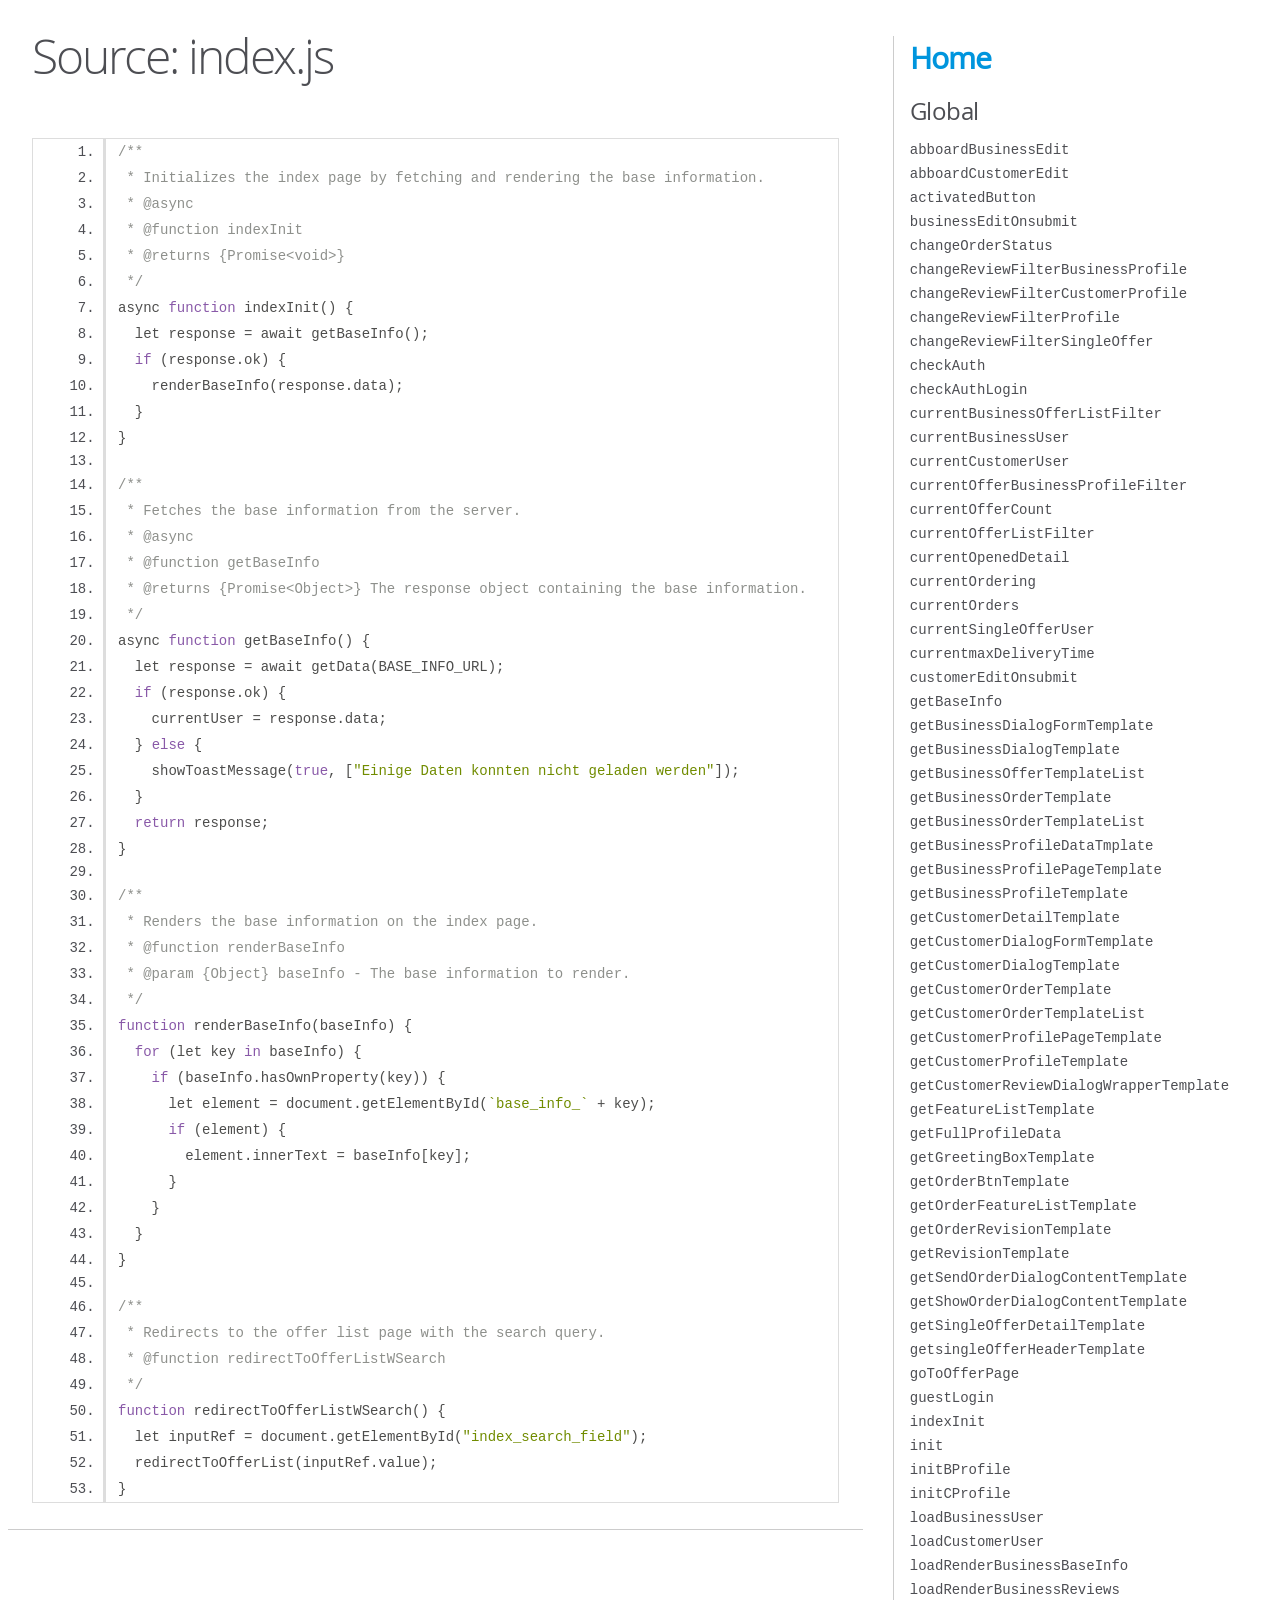
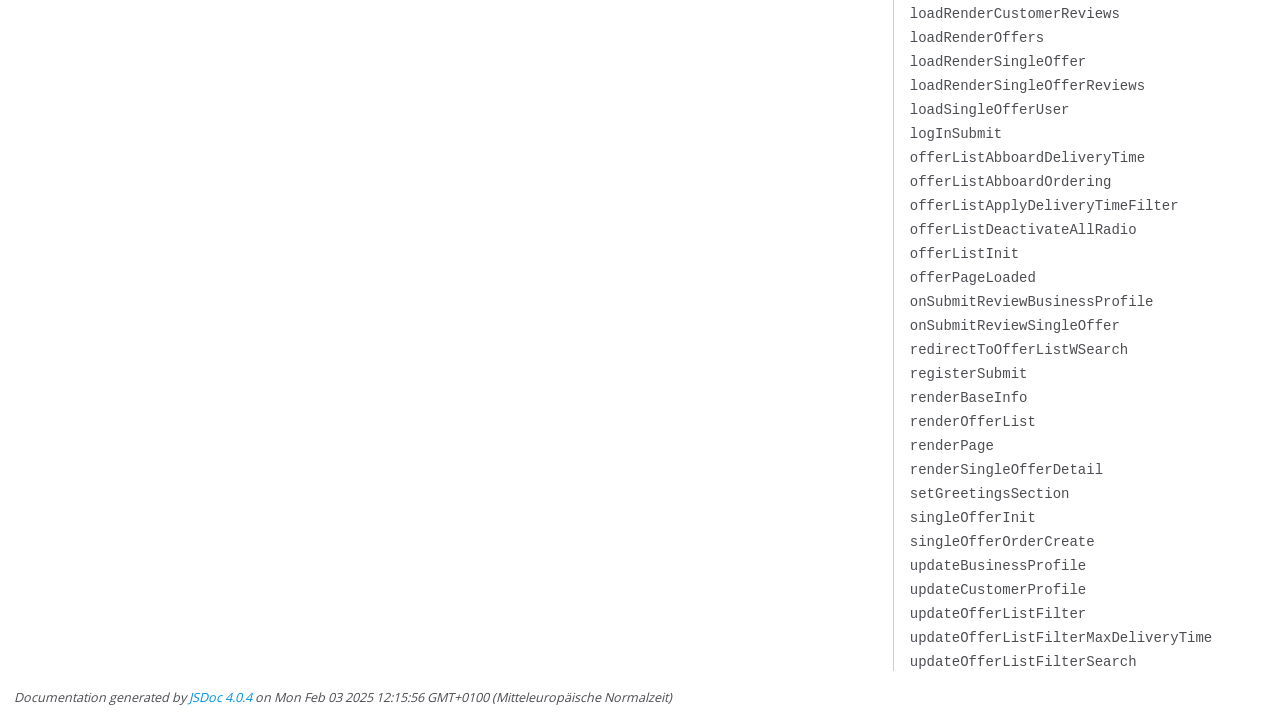
<file: scripts/docs/index.js.html>
<!DOCTYPE html>
<html lang="en">
<head>
    <meta charset="utf-8">
    <title>JSDoc: Source: index.js</title>

    <script src="scripts/prettify/prettify.js"> </script>
    <script src="scripts/prettify/lang-css.js"> </script>
    <!--[if lt IE 9]>
      <script src="//html5shiv.googlecode.com/svn/trunk/html5.js"></script>
    <![endif]-->
    <link type="text/css" rel="stylesheet" href="styles/prettify-tomorrow.css">
    <link type="text/css" rel="stylesheet" href="styles/jsdoc-default.css">
</head>

<body>

<div id="main">

    <h1 class="page-title">Source: index.js</h1>

    



    
    <section>
        <article>
            <pre class="prettyprint source linenums"><code>/**
 * Initializes the index page by fetching and rendering the base information.
 * @async
 * @function indexInit
 * @returns {Promise&lt;void>}
 */
async function indexInit() {
  let response = await getBaseInfo();
  if (response.ok) {
    renderBaseInfo(response.data);
  }
}

/**
 * Fetches the base information from the server.
 * @async
 * @function getBaseInfo
 * @returns {Promise&lt;Object>} The response object containing the base information.
 */
async function getBaseInfo() {
  let response = await getData(BASE_INFO_URL);
  if (response.ok) {
    currentUser = response.data;
  } else {
    showToastMessage(true, ["Einige Daten konnten nicht geladen werden"]);
  }
  return response;
}

/**
 * Renders the base information on the index page.
 * @function renderBaseInfo
 * @param {Object} baseInfo - The base information to render.
 */
function renderBaseInfo(baseInfo) {
  for (let key in baseInfo) {
    if (baseInfo.hasOwnProperty(key)) {
      let element = document.getElementById(`base_info_` + key);
      if (element) {
        element.innerText = baseInfo[key];
      }
    }
  }
}

/**
 * Redirects to the offer list page with the search query.
 * @function redirectToOfferListWSearch
 */
function redirectToOfferListWSearch() {
  let inputRef = document.getElementById("index_search_field");
  redirectToOfferList(inputRef.value);
}
</code></pre>
        </article>
    </section>




</div>

<nav>
    <h2><a href="index.html">Home</a></h2><h3>Global</h3><ul><li><a href="global.html#abboardBusinessEdit">abboardBusinessEdit</a></li><li><a href="global.html#abboardCustomerEdit">abboardCustomerEdit</a></li><li><a href="global.html#activatedButton">activatedButton</a></li><li><a href="global.html#businessEditOnsubmit">businessEditOnsubmit</a></li><li><a href="global.html#changeOrderStatus">changeOrderStatus</a></li><li><a href="global.html#changeReviewFilterBusinessProfile">changeReviewFilterBusinessProfile</a></li><li><a href="global.html#changeReviewFilterCustomerProfile">changeReviewFilterCustomerProfile</a></li><li><a href="global.html#changeReviewFilterProfile">changeReviewFilterProfile</a></li><li><a href="global.html#changeReviewFilterSingleOffer">changeReviewFilterSingleOffer</a></li><li><a href="global.html#checkAuth">checkAuth</a></li><li><a href="global.html#checkAuthLogin">checkAuthLogin</a></li><li><a href="global.html#currentBusinessOfferListFilter">currentBusinessOfferListFilter</a></li><li><a href="global.html#currentBusinessUser">currentBusinessUser</a></li><li><a href="global.html#currentCustomerUser">currentCustomerUser</a></li><li><a href="global.html#currentOfferBusinessProfileFilter">currentOfferBusinessProfileFilter</a></li><li><a href="global.html#currentOfferCount">currentOfferCount</a></li><li><a href="global.html#currentOfferListFilter">currentOfferListFilter</a></li><li><a href="global.html#currentOpenedDetail">currentOpenedDetail</a></li><li><a href="global.html#currentOrdering">currentOrdering</a></li><li><a href="global.html#currentOrders">currentOrders</a></li><li><a href="global.html#currentSingleOfferUser">currentSingleOfferUser</a></li><li><a href="global.html#currentmaxDeliveryTime">currentmaxDeliveryTime</a></li><li><a href="global.html#customerEditOnsubmit">customerEditOnsubmit</a></li><li><a href="global.html#getBaseInfo">getBaseInfo</a></li><li><a href="global.html#getBusinessDialogFormTemplate">getBusinessDialogFormTemplate</a></li><li><a href="global.html#getBusinessDialogTemplate">getBusinessDialogTemplate</a></li><li><a href="global.html#getBusinessOfferTemplateList">getBusinessOfferTemplateList</a></li><li><a href="global.html#getBusinessOrderTemplate">getBusinessOrderTemplate</a></li><li><a href="global.html#getBusinessOrderTemplateList">getBusinessOrderTemplateList</a></li><li><a href="global.html#getBusinessProfileDataTmplate">getBusinessProfileDataTmplate</a></li><li><a href="global.html#getBusinessProfilePageTemplate">getBusinessProfilePageTemplate</a></li><li><a href="global.html#getBusinessProfileTemplate">getBusinessProfileTemplate</a></li><li><a href="global.html#getCustomerDetailTemplate">getCustomerDetailTemplate</a></li><li><a href="global.html#getCustomerDialogFormTemplate">getCustomerDialogFormTemplate</a></li><li><a href="global.html#getCustomerDialogTemplate">getCustomerDialogTemplate</a></li><li><a href="global.html#getCustomerOrderTemplate">getCustomerOrderTemplate</a></li><li><a href="global.html#getCustomerOrderTemplateList">getCustomerOrderTemplateList</a></li><li><a href="global.html#getCustomerProfilePageTemplate">getCustomerProfilePageTemplate</a></li><li><a href="global.html#getCustomerProfileTemplate">getCustomerProfileTemplate</a></li><li><a href="global.html#getCustomerReviewDialogWrapperTemplate">getCustomerReviewDialogWrapperTemplate</a></li><li><a href="global.html#getFeatureListTemplate">getFeatureListTemplate</a></li><li><a href="global.html#getFullProfileData">getFullProfileData</a></li><li><a href="global.html#getGreetingBoxTemplate">getGreetingBoxTemplate</a></li><li><a href="global.html#getOrderBtnTemplate">getOrderBtnTemplate</a></li><li><a href="global.html#getOrderFeatureListTemplate">getOrderFeatureListTemplate</a></li><li><a href="global.html#getOrderRevisionTemplate">getOrderRevisionTemplate</a></li><li><a href="global.html#getRevisionTemplate">getRevisionTemplate</a></li><li><a href="global.html#getSendOrderDialogContentTemplate">getSendOrderDialogContentTemplate</a></li><li><a href="global.html#getShowOrderDialogContentTemplate">getShowOrderDialogContentTemplate</a></li><li><a href="global.html#getSingleOfferDetailTemplate">getSingleOfferDetailTemplate</a></li><li><a href="global.html#getsingleOfferHeaderTemplate">getsingleOfferHeaderTemplate</a></li><li><a href="global.html#goToOfferPage">goToOfferPage</a></li><li><a href="global.html#guestLogin">guestLogin</a></li><li><a href="global.html#indexInit">indexInit</a></li><li><a href="global.html#init">init</a></li><li><a href="global.html#initBProfile">initBProfile</a></li><li><a href="global.html#initCProfile">initCProfile</a></li><li><a href="global.html#loadBusinessUser">loadBusinessUser</a></li><li><a href="global.html#loadCustomerUser">loadCustomerUser</a></li><li><a href="global.html#loadRenderBusinessBaseInfo">loadRenderBusinessBaseInfo</a></li><li><a href="global.html#loadRenderBusinessReviews">loadRenderBusinessReviews</a></li><li><a href="global.html#loadRenderCustomerReviews">loadRenderCustomerReviews</a></li><li><a href="global.html#loadRenderOffers">loadRenderOffers</a></li><li><a href="global.html#loadRenderSingleOffer">loadRenderSingleOffer</a></li><li><a href="global.html#loadRenderSingleOfferReviews">loadRenderSingleOfferReviews</a></li><li><a href="global.html#loadSingleOfferUser">loadSingleOfferUser</a></li><li><a href="global.html#logInSubmit">logInSubmit</a></li><li><a href="global.html#offerListAbboardDeliveryTime">offerListAbboardDeliveryTime</a></li><li><a href="global.html#offerListAbboardOrdering">offerListAbboardOrdering</a></li><li><a href="global.html#offerListApplyDeliveryTimeFilter">offerListApplyDeliveryTimeFilter</a></li><li><a href="global.html#offerListDeactivateAllRadio">offerListDeactivateAllRadio</a></li><li><a href="global.html#offerListInit">offerListInit</a></li><li><a href="global.html#offerPageLoaded">offerPageLoaded</a></li><li><a href="global.html#onSubmitReviewBusinessProfile">onSubmitReviewBusinessProfile</a></li><li><a href="global.html#onSubmitReviewSingleOffer">onSubmitReviewSingleOffer</a></li><li><a href="global.html#redirectToOfferListWSearch">redirectToOfferListWSearch</a></li><li><a href="global.html#registerSubmit">registerSubmit</a></li><li><a href="global.html#renderBaseInfo">renderBaseInfo</a></li><li><a href="global.html#renderOfferList">renderOfferList</a></li><li><a href="global.html#renderPage">renderPage</a></li><li><a href="global.html#renderSingleOfferDetail">renderSingleOfferDetail</a></li><li><a href="global.html#setGreetingsSection">setGreetingsSection</a></li><li><a href="global.html#singleOfferInit">singleOfferInit</a></li><li><a href="global.html#singleOfferOrderCreate">singleOfferOrderCreate</a></li><li><a href="global.html#updateBusinessProfile">updateBusinessProfile</a></li><li><a href="global.html#updateCustomerProfile">updateCustomerProfile</a></li><li><a href="global.html#updateOfferListFilter">updateOfferListFilter</a></li><li><a href="global.html#updateOfferListFilterMaxDeliveryTime">updateOfferListFilterMaxDeliveryTime</a></li><li><a href="global.html#updateOfferListFilterSearch">updateOfferListFilterSearch</a></li></ul>
</nav>

<br class="clear">

<footer>
    Documentation generated by <a href="https://github.com/jsdoc/jsdoc">JSDoc 4.0.4</a> on Mon Feb 03 2025 12:15:56 GMT+0100 (Mitteleuropäische Normalzeit)
</footer>

<script> prettyPrint(); </script>
<script src="scripts/linenumber.js"> </script>
</body>
</html>
</file>
<file: shared/styles/variables.css>
:root {
  --bg-color: white;
  --bg-color-dark: #006633;
  --bg-color-light: #DEFFD6;

  --link-color: #01B676;
  --link-hover-color: #34C591;

  --font-prime-color: #01B676;
  --font_sec_color: #7D7F80;
  --font_white_color: #FFFFFF;


  --section-max-w: 1440px;

  --btn-rad: 8px;
  --btn-pad: 12px 24px;
  --btn-pad-round: 4px;
  --btn-prime-color: #01B676;
  --btn-prime-hover-color: #34C591;
  --btn-prime-active-color: #34C591;
  --btn-prime-font-color: #ffffff;
  --btn-secondary-border: 1px solid #01B676;
  --btn-secondary-color: transparent;
  --btn-secondary-hover-color: #01B676;
  --btn-secondary-active-color: #01B676;
  --btn-secondary-font-color: #01B676;
  --btn-delete-color: #f82929;
  --btn-delete-hover-color: #fc6767;
  --btn-delete-active-color: #fd3c3c;


  --form-max-w: 800px;
  --form-s-max-w: 600px;
  --form-rad: 16px;
  --form-pad: 48px;
  --form-pad-small: 32px;
  --form-bg-color: #ffffff;
  --form-border: 1px solid #BFBFBF;
  --form-input-rad: 8px;
  --form-input-padding: 16px 16px;
  --form-input-border: 1px solid #BFBFBF;
  --form-input-border-color: #e0e0e0;
  --form-input-active-border-color: ##7D7F80;
  --form-input-bg-color: #e0e0e000;
}

@media screen and (max-width: 769px) {
  :root {
  --form-pad: 16px;
  --form-input-padding: 8px 8px;
  --form-pad-small: 16px;
  }
}
</file>
<file: shared/styles/standard.css>
* {
    box-sizing: border-box;
    margin: 0;
}

a {
    text-decoration: none;
}

body {
    min-height: 100vh;
    display: flex;
    flex-direction: column;
    background-color: var(--bg-color);
}

::-webkit-scrollbar {
    width: 8px;
}

::-webkit-scrollbar-track {
    background-color: #e0e0e0;
    border-radius: 10px;
}

::-webkit-scrollbar-thumb {
    background-color: var(--btn-prime-color);
    border-radius: 10px;
}

::-webkit-scrollbar-thumb:hover {
    background-color: var(--btn-prime-hover-color);
}

main {
    flex-grow: 1;
    display: flex;
    flex-direction: column;
    justify-content: flex-start;
    align-items: center;
    padding: 32px;
}


.d_none {
    display: none !important;
}

.pad_s {
    padding: 8px 16px;
}

.pad_m {
    padding: 16px 32px;
}

.pad_l {
    padding: 32px 48px;
}

@media only screen and (max-width: 769px) {
    .pad_s {
        padding: 4px 8px;
    }

    .pad_m {
        padding: 8px 16px;
    }

    .pad_l {
        padding: 16px 32px;
    }

    main {
        padding: 16px;
    }
}

.pos_rel {
    position: relative;
}

/* positioning in right corner */
.pos_abs_rc {
    position: absolute;
    top: 16px;
    right: 16px;
}



.d_flex_cs_gm,
.d_flex_cc_gm,
.d_flex_cs_gl,
.d_flex_cc_gl,
.d_flex_cs_gxl,
.d_flex_cc_gxl {
    display: flex;
    justify-content: center;
}

.d_flex_ss_gm,
.d_flex_sc_gm,
.d_flex_ss_gl,
.d_flex_sc_gl,
.d_flex_ss_gxl,
.d_flex_sc_gxl {
    display: flex;
    justify-content: flex-start;
}

.d_flex_cc_gm,
.d_flex_cs_gm,
.d_flex_sc_gm,
.d_flex_ss_gm {
    gap: 16px;
}

.d_flex_cc_gl,
.d_flex_cs_gl,
.d_flex_sc_gl,
.d_flex_ss_gl {
    gap: 32px;
}

.d_flex_cc_gxl,
.d_flex_cs_gxl,
.d_flex_sc_gxl,
.d_flex_ss_gxl {
    gap: 48px;
}

.d_flex_cs_gm,
.d_flex_ss_gm,
.d_flex_cs_gl,
.d_flex_ss_gl,
.d_flex_cs_gxl,
.d_flex_ss_gxl {
    align-items: flex-start;
}

.d_flex_cc_gm,
.d_flex_sc_gm,
.d_flex_cc_gl,
.d_flex_sc_gl,
.d_flex_cc_gxl,
.d_flex_sc_gxl {
    align-items: center;
}

.d_sb {
    justify-content: space-between !important;
}


.f_d_c {
    flex-direction: column !important;
}

.f_d_r_resp_c {
    flex-direction: row !important;
}

@media screen and (max-width: 480px) {
    .f_d_r_resp_c {
        flex-direction: column !important;
    }

}

.f_d_r {
    flex-direction: row !important;
}

.c_pointer {
    cursor: pointer;
}

.m_auto {
    margin: auto;
}

.w_full {
    width: 100%;
}

.w_reset{
    width: unset !important;
}

.text_c {
    text-align: center;
}

.rotate_half{
    transform: rotate(180deg);
}



@media screen and (max-width: 480px) {
    .p_top_s {
        padding-top: 36px;
    }

}
</file>
<file: shared/styles/form.css>
.small_form,
.large_form {
    width: 100%;
    background-color: var(--form-bg-color);
    border: var(--form-border);
    border-radius: var(--form-rad);
    padding: var(--form-pad);
    transition: transform 0.3s ease, box-shadow 0.3s ease;
}

.small_form {
    max-width: var(--form-s-max-w);
}

.large_form {
    max-width: var(--form-max-w);
}

.std_form {
    width: 100%;
}

.form_group {
    display: flex;
    flex-direction: column;
    width: 100%;
    gap: 16px;
}

.form_group label {
    width: 100%;
    display: block;
}

.input_field {
    width: 100%;
    border-radius: var(--form-input-rad);
    padding: var(--form-input-padding);
    border: var(--form-input-border);
    background-color: var(--form-input-bg-color);
}


select.input_field {
    cursor: pointer;
    padding: 8px;
}

.input_field:focus {
    outline: none;
    border-color: var(--form-input-active-border-color);
}

.input_checkbox_group>label,
.input_checkbox_group,
.input_checkbox_group>input {
    cursor: pointer;
}

input[type='checkbox'] {
    accent-color: var(--btn-prime-color);
    width: 22px;
    height: 22px;
}

input[type='checkbox']:hover {
    border: var(--btn-prime-active-color);
}

input[type='radio'] {
    cursor: pointer;
    accent-color: #232323;
    width: 24px;
    height: 24px;
}

input[type='radio']~label {
    font-size: 18px;
    font-weight: 400;
}

input[type=file] {
    cursor: pointer;
}

input[type=file]::file-selector-button {
    cursor: pointer;
    border: none;
    border-radius: var(--btn-rad);
    font-weight: bold;
    padding: 8px;
}

input[type=file]::file-selector-button {
    background-color: var(--btn-prime-color);
    transition: all 0.3s ease, transform 0.2s ease;
}

input[type=file]::file-selector-button:hover {
    background-color: var(--btn-prime-hover-color);
}

input[type=file]::file-selector-button:active {
    background-color: var(--btn-prime-active-color);
}

.password_eye {
    position: absolute;
    display: flex;
    align-items: center;
    height: 100%;
    right: 0px;
    top: 0%;
    cursor: pointer;
    padding: var(--form-input-padding);
}

.password_eye img {
    height: 20px;
    width: 20px;
}

textarea {
    min-height: 120px;
}

.review_header {
    justify-content: space-between !important;
}

.review_header>div {
    display: flex;
    gap: 8px;
}

.review_header>div>label {
    display: flex;
    font-size: 18px;
    white-space: nowrap;
    align-items: center;
}

@media screen and (max-width: 769px) {
    .review_header {
        flex-direction: column !important;
    }
}

.review_footer {
    position: relative;
    height: 32px;
    display: none;
}


.review_footer>p {
    position: absolute;
    padding: 8px 16px;
    background-color: var(--bg-color);
    font-weight: 600 !important;
}

.own_review {
    position: relative;
}

.own_review_label {
    padding: 4px 8px;
    border: var(--btn-secondary-border);
    border-radius: var(--btn-rad);
}


.form_error {
    color: red;
    font-weight: 500;
}


.image_input_box {
    position: relative;
}

.image_input_box>.file_input {
    position: absolute;
    bottom: 4px;
    right: 4px;
    background-color: var(--font_white_color) !important;
}

.image_input_box>.file_input_l {
    position: absolute;
    bottom: 12px;
    right: 12px;
    background-color: var(--font_white_color) !important;
}

.image_input_box>.file_input_l>input {
    display: none;
}

.image_input_box>.file_input>input {
    display: none;
}
</file>
<file: shared/styles/assets.css>
/* Buttons */

.std_btn {
    cursor: pointer;
    border: none;
    border-radius: var(--btn-rad);
    padding: var(--btn-pad);
    white-space: nowrap;
}

.std_btn_disabled{
    cursor: default !important;
    background-color: rgb(121, 121, 121) !important;
}

.btn_prime {
    background-color: var(--btn-prime-color);
    transition: all 0.3s ease;
    color: var(--btn-prime-font-color);
}

.btn_prime:hover {
    background-color: var(--btn-prime-hover-color);
}

.btn_prime:active {
    background-color: var(--btn-prime-active-color);
}



.btn_secondary {
    border: var(--btn-secondary-border);
    background-color: var(--btn-secondary-color);
    transition: all 0.3s ease;
    color: var(--btn-secondary-font-color);
}

.btn_secondary:hover {
    background-color: var(--btn-secondary-hover-color);
    color: var(--btn-prime-font-color);
}

.btn_secondary:active {
    background-color: var(--btn-secondary-active-color);
}


.btn_round_s,
.btn_round_m,
.btn_round_l,
.btn_round_xl {
    border-radius: 100%;
    cursor: pointer;
    border: none;
}

.btn_round_s {
    height: 24px;
    width: 24px;
}

.btn_round_m {
    height: 36px;
    width: 36px;
}

.btn_round_l {
    height: 48px;
    width: 48px;
}

.btn_round_xl {
    height: 64px;
    width: 64px;
}

@media screen and (max-width: 769px) {
    .btn_round_s {
        height: 20px;
        width: 20px;
    }
    
    .btn_round_m {
        height: 32px;
        width: 32px;
    }
    
    .btn_round_l {
        height: 36px;
        width: 36px;
    }
    
    .btn_round_xl {
        height: 48px;
        width: 48px;
    }
  }

.btn_delete,
.btn_edit {
    background-repeat: no-repeat;
    background-size: 50%;
    background-position: center;
}

.btn_edit:disabled {
    opacity: 0.5; 
    cursor: not-allowed; 
    pointer-events: none; 
}

.abs_pos_edit_btn {
    position: absolute;
    right: 32px;
    top: 32px;
}

.abs_pos_edit_btn_m {
    position: absolute;
    right: 16px;
    top: 16px;
}

.abs_pos_edit_btn_s {
    position: absolute;
    right: 12px;
    top: 0px;
}

.btn_delete {
    background-color: var(--btn-delete-color);
    color: var(--btn-prime-font-color);
}

.btn_delete:hover {
    background-color: var(--btn-delete-color);
}

.btn_delete:active {
    background-color: var(--btn-delete-color);
}

.btn_edit {
    border: var(--btn-secondary-border);
    border-color: transparent;
    padding: var(--btn-pad-round);
    background-color: var(--btn-secondary-color);
}

.btn_edit:hover {
    border: var(--btn-secondary-border);
}

.btn_edit:active {
    border: var(--btn-secondary-border);
}

.btn_edit>img {
    height: 70%;
}

.btn_border_secondary{
    border: var(--form-border);
}


/* Link */



.link {
    color: var(--link-color);
    text-decoration: none;
}

.link:hover {
    text-decoration: underline;
    cursor: pointer;
    color: var(--link-hover-color) !important;
}





/* Card */
.card,
.card_pad_s {
    width: 100%;
    max-width: var(--section-max-w);
    background-color: var(--form-bg-color);
    border: var(--form-border);
    border-radius: var(--btn-rad);
}

.card {
    padding: 32px;
}

.card_pad_s {
    padding: 8px 16px;
}

.card_wo_border {
    width: 100%;
    max-width: var(--section-max-w);
    background-color: var(--form-bg-color);
    border: var(--form-border);
    border-radius: var(--btn-rad);
    padding: var(--form-pad-small);
}

.card_info_group {
    display: flex;
}

.card_info_group>p:first-child {
    font-weight: bold;
    width: 150px;
}

.section_group_w_border,
.section_group {
    width: 100%;
    max-width: var(--section-max-w);
    background-color: var(--form-bg-color);
}

.section_group_w_border {
    border: var(--form-border);
    border-radius: var(--form-rad);
    padding: var(--form-pad-small);
}

.section_seperator {
    height: 2px;
    width: 100%;
    margin: 32px 0;
    background-color: rgb(106, 106, 106);
}

.offer_content {
    display: flex;
    justify-content: space-around;
    gap: 42px;
    flex-wrap: wrap;
}

.offer_card {
    max-width: 400px;
    border: solid 1px transparent;
}



.offer_card:hover {
    cursor: pointer;
}

.offer_image {
    display: block;
    width: 100%;
    aspect-ratio: 350/200;
    height: 200px;
    background-color: rgb(242 242 242);
    border-radius: var(--btn-rad);
    object-fit: cover;
}

.dialog {
    z-index: 5;
    position: fixed;
    top: 0;
    left: 0;
    right: 0;
    bottom: 0;
    background-color: rgba(0, 0, 0, 0.4);
    overflow: auto;
}

.dialog_content {
    width: 100%;
}

.profile_img_l,
.profile_img,
.profile_img_small {
    display: block;
    border-radius: 50%;
    object-fit: cover;
    border: var(--form-input-border);
}

.profile_img {
    width: 120px;
    height: 120px;
}

.profile_img_small {
    width: 60px;
    height: 60px;
}

.profile_img_l {
    width: 164px;
    height: 164px;
}

.review_stars {
    cursor: default;
}

.review_stars>img {
    height: 12px;
}

.star_rating>p {
    font-size: 24px;
    cursor: pointer;
}

.stars_input>img {
    height: 24px;
    cursor: pointer;
}

hr {
    width: 100%;
    border: 1px solid #BFBFBF
}

.icon {
    width: 16px;
    height: 16px;
}



/* Dropdown */

.dropdown_wrapper {
    position: relative;
    border: var(--form-border);
    border-radius: var(--btn-rad);
    padding: 8px 16px;
}

.dropdown_wrapper[open="true"] .dropdown_content {
    transform: translateY(0%);
}

.dropdown_wrapper[open="true"]>img {
    transform: rotate(90deg);
    transition: all 200ms ease-in-out;
}

.dropdown_wrapper[open="true"] .dropdown_box {
    overflow: unset;
}

.dropdown_box {
    position: absolute;
    width: 100%;
    bottom: 0;
    overflow: hidden;
}

.dropdown_content {
    position: absolute;
    list-style-type: none;
    top: 4px;
    transform: translateY(-10%);
    z-index: 2;
    transition: all 200ms ease-in-out;
    padding: 16px;
}

.dropdown_content>li {
    padding: 8px;
    width: 100%;
    border-radius: var(--btn-rad);
}

.dropdown_content>li:hover {
    background-color: var(--bg-color-light);
}

.offer_dropdown_box {
    max-width: var(--section-max-w);
    background-color: var(--form-bg-color);
    border-radius: var(--btn-rad);
    padding: 16px;
    box-shadow: 0px 0px 16px 0px #0000003d;
}

.dropdown_content .form_group:hover {
    background-color: var(--bg-color-light);
    border-radius: var(--btn-rad);
    cursor: pointer;
}

.dropdown_content label {
    cursor: pointer;
}





.searchbar {
    padding: 16px 64px;
    display: flex;
}

.searchbar>button {
    width: 64px;
    height: 64px;
    background-color: black;
    border: none;
    border-top-right-radius: 8px;
    border-bottom-right-radius: 8px;
    cursor: pointer;
}

.searchbar>button:hover {
    background-color: var(--btn-prime-hover-color);
}

.searchbar>input {
    width: calc(100% - 64px);
    height: 64px;
    padding: 0 32px;

    border: var(--form-input-border);
    border-top-left-radius: 8px;
    border-bottom-left-radius: 8px;
}

.searchbar>input:focus {
    outline: none;
}

@media screen and (max-width: 780px) and (min-width: 480px) {
    .searchbar {
        padding: 16px 32px;
    }

}

@media screen and (max-width: 480px) {
    .searchbar {
        padding: 8px 16px;
    }
    .searchbar>input {
        padding: 0 8px;
    }
}



.page_number[currentPage="true"]{
    padding: 0px 4px;
    border-bottom: 3px solid var(--btn-prime-color);
}

.page_number:hover{
    cursor: pointer;
    color: var(--btn-prime-color);
}






.feature_list {
    padding: 0;
}

.feature_list li::marker {
    content: '';
}

.feature_list li {
    position: relative;
    padding-left: 48px;
}

.feature_list li::before {
    content: url(../../assets/icons/check.svg);
    position: absolute;
    left: 16px;
}


.feature_list_edit_element:hover{
    border-radius: var(--btn-rad);
    background-color: var(--bg-color-light);
}

.feature_list_edit_element > div {
    opacity: 0;
}


.feature_list_edit_element:hover > div {
    opacity: 1;
}





.toast_msg{
    position: fixed;
    bottom: calc(var(--form-pad) / 2);
    left: var(--form-pad);
    min-height: 80px;
    box-shadow: 0px 0px 16px 0px #0000003d;
    min-width: 300px;
    border-radius: 8px;
    overflow: hidden;
    transform: translateX(-100%); 
    animation: slideInFromLeft 0.25s ease-out forwards;
    z-index: 6;
}


@keyframes slideInFromLeft {
    0% {
        opacity: 0;
        transform: translateX(-100%);
    }
    100% {
        opacity: 1;
        transform: translateX(0);
    }
}

.toast_msg_left{
    width: 80px;
    align-self: stretch;
}

@media screen and (max-width: 500px) {
    .toast_msg_left{
        width: 30px;
        padding-left: 16px;
    }

    .toast_msg {
        min-width: 0px;
        margin-right: 16px;
    }
}

.toast_msg[error="true"] .toast_msg_left{
    background: #DE3C3F;
}

.toast_msg[error="false"] .toast_msg_left{
    background: #01B676;
}

.toast_msg[error="true"] {
    background: #FFF4F5;
}

.toast_msg[error="false"] {
    background: var(--bg-color-light);
}

.toast_msg[hint="true"] {
    background: #ffc107;
}

.toast_msg[error="true"] img[error="false"] {
    display: none;
}

.toast_msg[error="false"] img[error="true"] {
    display: none;
}

.toast_msg[error="true"] h3[error="false"] {
    display: none;
}

.toast_msg[error="false"] h3[error="true"] {
    display: none;
}

.toast_msg_right{
    position: relative;
    flex: 1;
    padding: 8px 0;
    display: flex;
    gap: 8px;
    flex-direction: column;
}

.toast_msg_right ul{
    flex: 1;
    padding: 0px 16px;
}

.toast_msg_hint{
    position: relative;
    flex: 1;
    padding: var(--btn-pad);
    display: flex;
    gap: 8px;
    flex-direction: column;
    background-color: whitesmoke;;
}
</file>
<file: shared/styles/header_footer.css>
.main_header,
.main_footer {
    display: flex;
    align-items: center;
    justify-content: space-between;
    flex-direction: row;
}

@media only screen and (min-width: 1440px) {

    .main_header,
    .main_footer {
        padding-left: max(48px, calc(50% - 720px)) !important;
        padding-right: max(48px, calc(50% - 720px)) !important;
    }
}


.main_header {
    border-bottom: var(--form-border);
    padding: 16px 32px;
}


.main_footer {
    border-top: var(--form-border);
}


.logo img {
    height: 28px;
}

.head_content_right {
    position: relative;
    z-index: 2;
}

.head_content_right>img[open="false"]~.menu_content {
    top: 100%;
    visibility: hidden;
    opacity: 0; 
}

.head_content_right>img {
    cursor: pointer;
}

.menu_content {
    position: absolute;
    top: calc(100% + 16px);
    box-shadow: 0px 0px 16px 0px #00000026;
    width: 150px;
    right: 0px;
    z-index: 2;
    background-color: white;
    padding: 16px;
    border-radius: 8px;
    opacity: 1;

    transition: all 200ms ease-in-out;
}

.menu_content>p,
.menu_content>a {
    padding: 8px;
    width: 100%;
    border-radius: var(--btn-rad);
    color: black;
}

.menu_content>p:hover,
.menu_content>a:hover {
    background-color: var(--bg-color-light);
    cursor: pointer;
}

.menu_content::before {
    content: "";
    width: 0;
    height: 0;
    border-left: 16px solid transparent;
    border-right: 16px solid transparent;
    border-bottom: 14px solid white;
    position: absolute;
    top: -11px;
    right: 12px;
}

@media only screen and (max-width: 1024px) {
    .searchbar_header {
        display: none;
    }

    .main_header {
        padding: 16px 32px;
    }
}


@media only screen and (max-width: 769px) {
    .main_footer {
        flex-direction: column !important;
        gap: 16px;
    }

    .main_header {
        padding: 16px 32px;
    }
}

@media only screen and (max-width: 480px) {
    .main_header {
        flex-direction: column !important;
        gap: 16px;
    }
}


.nav_links {
    display: flex;
    gap: 20px;
    flex-wrap: wrap;
}
</file>
<file: shared/styles/fonts.css>
* {
    font-family: 'DM Sans';
}

h1 {
    font-size: 40px;
}

h2 {
    font-size: 32px;
}

label,
h3,
.page_number {
    font-size: 22px;
}

h1,
h2,
h3,
h4,
h5,
p,
.page_number  {
    word-break: break-word;
}

a,
p,
button,
input,
ul,
option,
select,
textarea {
    font-size: 18px;
}


@media screen and (max-width: 769px) {
    h1 {
        font-size: 32px;
    }

    h2 {
        font-size: 24px;
    }

    label,
    h3,
    .page_number  {
        font-size: 18px;
    }

    a,
    p,
    button,
    input,
    ul,
    option,
    select,
    textarea {
        font-size: 16px;
    }
}

/* Font-Weights */

h1,
h2,
h3,
.page_number  {
    font-weight: 700;
}

a,
p,
button,
textarea,
input {
    font-weight: 400;

}

label {
    font-weight: 500;
}

button {
    font-weight: 600;
}


/* Colors */

.c_black {
    color: black !important;
}

.font_prime_color {
    color: var(--font-prime-color);
}

.font_sec_color {
    color: var(--font_sec_color);
}

.font_white_color {
    color: var(--font_white_color);
}

.font_error_color{
    color: var(--btn-delete-color);
}


/* Alignments */

.ws_nw {
    white-space: nowrap;
}

.text_a_e {
    text-align: end;
}

.text_a_c {
    text-align: center;
}



/* dm-sans */

/* dm-sans-100 - latin */
@font-face {
    font-display: swap;
    /* Check https://developer.mozilla.org/en-US/docs/Web/CSS/@font-face/font-display for other options. */
    font-family: 'DM Sans';
    font-style: normal;
    font-weight: 100;
    src: url('../../assets/fonts/dm-sans-v15-latin-100.woff2') format('woff2');
    /* Chrome 36+, Opera 23+, Firefox 39+, Safari 12+, iOS 10+ */
}

/* dm-sans-100italic - latin */
@font-face {
    font-display: swap;
    /* Check https://developer.mozilla.org/en-US/docs/Web/CSS/@font-face/font-display for other options. */
    font-family: 'DM Sans';
    font-style: italic;
    font-weight: 100;
    src: url('../../assets/fonts/dm-sans-v15-latin-100italic.woff2') format('woff2');
    /* Chrome 36+, Opera 23+, Firefox 39+, Safari 12+, iOS 10+ */
}

/* dm-sans-200 - latin */
@font-face {
    font-display: swap;
    /* Check https://developer.mozilla.org/en-US/docs/Web/CSS/@font-face/font-display for other options. */
    font-family: 'DM Sans';
    font-style: normal;
    font-weight: 200;
    src: url('../../assets/fonts/dm-sans-v15-latin-200.woff2') format('woff2');
    /* Chrome 36+, Opera 23+, Firefox 39+, Safari 12+, iOS 10+ */
}

/* dm-sans-200italic - latin */
@font-face {
    font-display: swap;
    /* Check https://developer.mozilla.org/en-US/docs/Web/CSS/@font-face/font-display for other options. */
    font-family: 'DM Sans';
    font-style: italic;
    font-weight: 200;
    src: url('../../assets/fonts/dm-sans-v15-latin-200italic.woff2') format('woff2');
    /* Chrome 36+, Opera 23+, Firefox 39+, Safari 12+, iOS 10+ */
}

/* dm-sans-300 - latin */
@font-face {
    font-display: swap;
    /* Check https://developer.mozilla.org/en-US/docs/Web/CSS/@font-face/font-display for other options. */
    font-family: 'DM Sans';
    font-style: normal;
    font-weight: 300;
    src: url('../../assets/fonts/dm-sans-v15-latin-300.woff2') format('woff2');
    /* Chrome 36+, Opera 23+, Firefox 39+, Safari 12+, iOS 10+ */
}

/* dm-sans-300italic - latin */
@font-face {
    font-display: swap;
    /* Check https://developer.mozilla.org/en-US/docs/Web/CSS/@font-face/font-display for other options. */
    font-family: 'DM Sans';
    font-style: italic;
    font-weight: 300;
    src: url('../../assets/fonts/dm-sans-v15-latin-300italic.woff2') format('woff2');
    /* Chrome 36+, Opera 23+, Firefox 39+, Safari 12+, iOS 10+ */
}

/* dm-sans-regular - latin */
@font-face {
    font-display: swap;
    /* Check https://developer.mozilla.org/en-US/docs/Web/CSS/@font-face/font-display for other options. */
    font-family: 'DM Sans';
    font-style: normal;
    font-weight: 400;
    src: url('../../assets/fonts/dm-sans-v15-latin-regular.woff2') format('woff2');
    /* Chrome 36+, Opera 23+, Firefox 39+, Safari 12+, iOS 10+ */
}

/* dm-sans-italic - latin */
@font-face {
    font-display: swap;
    /* Check https://developer.mozilla.org/en-US/docs/Web/CSS/@font-face/font-display for other options. */
    font-family: 'DM Sans';
    font-style: italic;
    font-weight: 400;
    src: url('../../assets/fonts/dm-sans-v15-latin-italic.woff2') format('woff2');
    /* Chrome 36+, Opera 23+, Firefox 39+, Safari 12+, iOS 10+ */
}

/* dm-sans-500 - latin */
@font-face {
    font-display: swap;
    /* Check https://developer.mozilla.org/en-US/docs/Web/CSS/@font-face/font-display for other options. */
    font-family: 'DM Sans';
    font-style: normal;
    font-weight: 500;
    src: url('../../assets/fonts/dm-sans-v15-latin-500.woff2') format('woff2');
    /* Chrome 36+, Opera 23+, Firefox 39+, Safari 12+, iOS 10+ */
}

/* dm-sans-500italic - latin */
@font-face {
    font-display: swap;
    /* Check https://developer.mozilla.org/en-US/docs/Web/CSS/@font-face/font-display for other options. */
    font-family: 'DM Sans';
    font-style: italic;
    font-weight: 500;
    src: url('../../assets/fonts/dm-sans-v15-latin-500italic.woff2') format('woff2');
    /* Chrome 36+, Opera 23+, Firefox 39+, Safari 12+, iOS 10+ */
}

/* dm-sans-600 - latin */
@font-face {
    font-display: swap;
    /* Check https://developer.mozilla.org/en-US/docs/Web/CSS/@font-face/font-display for other options. */
    font-family: 'DM Sans';
    font-style: normal;
    font-weight: 600;
    src: url('../../assets/fonts/dm-sans-v15-latin-600.woff2') format('woff2');
    /* Chrome 36+, Opera 23+, Firefox 39+, Safari 12+, iOS 10+ */
}

/* dm-sans-600italic - latin */
@font-face {
    font-display: swap;
    /* Check https://developer.mozilla.org/en-US/docs/Web/CSS/@font-face/font-display for other options. */
    font-family: 'DM Sans';
    font-style: italic;
    font-weight: 600;
    src: url('../../assets/fonts/dm-sans-v15-latin-600italic.woff2') format('woff2');
    /* Chrome 36+, Opera 23+, Firefox 39+, Safari 12+, iOS 10+ */
}

/* dm-sans-700 - latin */
@font-face {
    font-display: swap;
    /* Check https://developer.mozilla.org/en-US/docs/Web/CSS/@font-face/font-display for other options. */
    font-family: 'DM Sans';
    font-style: normal;
    font-weight: 700;
    src: url('../../assets/fonts/dm-sans-v15-latin-700.woff2') format('woff2');
    /* Chrome 36+, Opera 23+, Firefox 39+, Safari 12+, iOS 10+ */
}

/* dm-sans-700italic - latin */
@font-face {
    font-display: swap;
    /* Check https://developer.mozilla.org/en-US/docs/Web/CSS/@font-face/font-display for other options. */
    font-family: 'DM Sans';
    font-style: italic;
    font-weight: 700;
    src: url('../../assets/fonts/dm-sans-v15-latin-700italic.woff2') format('woff2');
    /* Chrome 36+, Opera 23+, Firefox 39+, Safari 12+, iOS 10+ */
}

/* dm-sans-800 - latin */
@font-face {
    font-display: swap;
    /* Check https://developer.mozilla.org/en-US/docs/Web/CSS/@font-face/font-display for other options. */
    font-family: 'DM Sans';
    font-style: normal;
    font-weight: 800;
    src: url('../../assets/fonts/dm-sans-v15-latin-800.woff2') format('woff2');
    /* Chrome 36+, Opera 23+, Firefox 39+, Safari 12+, iOS 10+ */
}

/* dm-sans-800italic - latin */
@font-face {
    font-display: swap;
    /* Check https://developer.mozilla.org/en-US/docs/Web/CSS/@font-face/font-display for other options. */
    font-family: 'DM Sans';
    font-style: italic;
    font-weight: 800;
    src: url('../../assets/fonts/dm-sans-v15-latin-800italic.woff2') format('woff2');
    /* Chrome 36+, Opera 23+, Firefox 39+, Safari 12+, iOS 10+ */
}

/* dm-sans-900 - latin */
@font-face {
    font-display: swap;
    /* Check https://developer.mozilla.org/en-US/docs/Web/CSS/@font-face/font-display for other options. */
    font-family: 'DM Sans';
    font-style: normal;
    font-weight: 900;
    src: url('../../assets/fonts/dm-sans-v15-latin-900.woff2') format('woff2');
    /* Chrome 36+, Opera 23+, Firefox 39+, Safari 12+, iOS 10+ */
}

/* dm-sans-900italic - latin */
@font-face {
    font-display: swap;
    /* Check https://developer.mozilla.org/en-US/docs/Web/CSS/@font-face/font-display for other options. */
    font-family: 'DM Sans';
    font-style: italic;
    font-weight: 900;
    src: url('../../assets/fonts/dm-sans-v15-latin-900italic.woff2') format('woff2');
    /* Chrome 36+, Opera 23+, Firefox 39+, Safari 12+, iOS 10+ */
}





/* figtree */

/* figtree-300 - latin */
@font-face {
    font-display: swap;
    /* Check https://developer.mozilla.org/en-US/docs/Web/CSS/@font-face/font-display for other options. */
    font-family: 'Figtree';
    font-style: normal;
    font-weight: 300;
    src: url('../../assets/fonts/figtree-v5-latin-300.woff2') format('woff2');
    /* Chrome 36+, Opera 23+, Firefox 39+, Safari 12+, iOS 10+ */
}

/* figtree-300italic - latin */
@font-face {
    font-display: swap;
    /* Check https://developer.mozilla.org/en-US/docs/Web/CSS/@font-face/font-display for other options. */
    font-family: 'Figtree';
    font-style: italic;
    font-weight: 300;
    src: url('../../assets/fonts/figtree-v5-latin-300italic.woff2') format('woff2');
    /* Chrome 36+, Opera 23+, Firefox 39+, Safari 12+, iOS 10+ */
}

/* figtree-regular - latin */
@font-face {
    font-display: swap;
    /* Check https://developer.mozilla.org/en-US/docs/Web/CSS/@font-face/font-display for other options. */
    font-family: 'Figtree';
    font-style: normal;
    font-weight: 400;
    src: url('../../assets/fonts/figtree-v5-latin-regular.woff2') format('woff2');
    /* Chrome 36+, Opera 23+, Firefox 39+, Safari 12+, iOS 10+ */
}

/* figtree-italic - latin */
@font-face {
    font-display: swap;
    /* Check https://developer.mozilla.org/en-US/docs/Web/CSS/@font-face/font-display for other options. */
    font-family: 'Figtree';
    font-style: italic;
    font-weight: 400;
    src: url('../../assets/fonts/figtree-v5-latin-italic.woff2') format('woff2');
    /* Chrome 36+, Opera 23+, Firefox 39+, Safari 12+, iOS 10+ */
}

/* figtree-500 - latin */
@font-face {
    font-display: swap;
    /* Check https://developer.mozilla.org/en-US/docs/Web/CSS/@font-face/font-display for other options. */
    font-family: 'Figtree';
    font-style: normal;
    font-weight: 500;
    src: url('../../assets/fonts/figtree-v5-latin-500.woff2') format('woff2');
    /* Chrome 36+, Opera 23+, Firefox 39+, Safari 12+, iOS 10+ */
}

/* figtree-500italic - latin */
@font-face {
    font-display: swap;
    /* Check https://developer.mozilla.org/en-US/docs/Web/CSS/@font-face/font-display for other options. */
    font-family: 'Figtree';
    font-style: italic;
    font-weight: 500;
    src: url('../../assets/fonts/figtree-v5-latin-500italic.woff2') format('woff2');
    /* Chrome 36+, Opera 23+, Firefox 39+, Safari 12+, iOS 10+ */
}

/* figtree-600 - latin */
@font-face {
    font-display: swap;
    /* Check https://developer.mozilla.org/en-US/docs/Web/CSS/@font-face/font-display for other options. */
    font-family: 'Figtree';
    font-style: normal;
    font-weight: 600;
    src: url('../../assets/fonts/figtree-v5-latin-600.woff2') format('woff2');
    /* Chrome 36+, Opera 23+, Firefox 39+, Safari 12+, iOS 10+ */
}

/* figtree-600italic - latin */
@font-face {
    font-display: swap;
    /* Check https://developer.mozilla.org/en-US/docs/Web/CSS/@font-face/font-display for other options. */
    font-family: 'Figtree';
    font-style: italic;
    font-weight: 600;
    src: url('../../assets/fonts/figtree-v5-latin-600italic.woff2') format('woff2');
    /* Chrome 36+, Opera 23+, Firefox 39+, Safari 12+, iOS 10+ */
}

/* figtree-700 - latin */
@font-face {
    font-display: swap;
    /* Check https://developer.mozilla.org/en-US/docs/Web/CSS/@font-face/font-display for other options. */
    font-family: 'Figtree';
    font-style: normal;
    font-weight: 700;
    src: url('../../assets/fonts/figtree-v5-latin-700.woff2') format('woff2');
    /* Chrome 36+, Opera 23+, Firefox 39+, Safari 12+, iOS 10+ */
}

/* figtree-700italic - latin */
@font-face {
    font-display: swap;
    /* Check https://developer.mozilla.org/en-US/docs/Web/CSS/@font-face/font-display for other options. */
    font-family: 'Figtree';
    font-style: italic;
    font-weight: 700;
    src: url('../../assets/fonts/figtree-v5-latin-700italic.woff2') format('woff2');
    /* Chrome 36+, Opera 23+, Firefox 39+, Safari 12+, iOS 10+ */
}

/* figtree-800 - latin */
@font-face {
    font-display: swap;
    /* Check https://developer.mozilla.org/en-US/docs/Web/CSS/@font-face/font-display for other options. */
    font-family: 'Figtree';
    font-style: normal;
    font-weight: 800;
    src: url('../../assets/fonts/figtree-v5-latin-800.woff2') format('woff2');
    /* Chrome 36+, Opera 23+, Firefox 39+, Safari 12+, iOS 10+ */
}

/* figtree-800italic - latin */
@font-face {
    font-display: swap;
    /* Check https://developer.mozilla.org/en-US/docs/Web/CSS/@font-face/font-display for other options. */
    font-family: 'Figtree';
    font-style: italic;
    font-weight: 800;
    src: url('../../assets/fonts/figtree-v5-latin-800italic.woff2') format('woff2');
    /* Chrome 36+, Opera 23+, Firefox 39+, Safari 12+, iOS 10+ */
}

/* figtree-900 - latin */
@font-face {
    font-display: swap;
    /* Check https://developer.mozilla.org/en-US/docs/Web/CSS/@font-face/font-display for other options. */
    font-family: 'Figtree';
    font-style: normal;
    font-weight: 900;
    src: url('../../assets/fonts/figtree-v5-latin-900.woff2') format('woff2');
    /* Chrome 36+, Opera 23+, Firefox 39+, Safari 12+, iOS 10+ */
}

/* figtree-900italic - latin */
@font-face {
    font-display: swap;
    /* Check https://developer.mozilla.org/en-US/docs/Web/CSS/@font-face/font-display for other options. */
    font-family: 'Figtree';
    font-style: italic;
    font-weight: 900;
    src: url('../../assets/fonts/figtree-v5-latin-900italic.woff2') format('woff2');
    /* Chrome 36+, Opera 23+, Firefox 39+, Safari 12+, iOS 10+ */
}
</file>
<file: styles/index.css>
main{
    padding: 32px 0 !important;
}

.profile_stats {
    flex-direction: row;
    width: 100%;
    display: flex;
    gap: 16px;
}

.profile_stats>div {
    display: flex;
    align-items: center;
    justify-content: space-around;
    flex-direction: row;
    gap: 16px;
}

.profile_stats>div>div {
    height: 160px;
    text-align: center;
    padding: 0;
    display: flex;
    align-items: center;
    justify-content: center;
    flex-direction: column;
}

@media only screen and (max-width: 769px) {
    .profile_stats {
        flex-direction: column;
        gap: 32px;
    }

    .profile_stats>div>div {
        width: 160px;
    }
}

.landingheader_box {
    height: 600px;
    background: var(--bg-color-dark);
    padding: 0 240px;
    position: relative;
    border-radius: var(--form-rad);
}

.person_img {
    width: 170px;
    height: 270px;
    border-radius: 8px;
    background: #DE3C3F;
    position: absolute;
}

.landingheader_box img:nth-child(1) {
    top: 0;
    left: 48px;
}

.landingheader_box img:nth-child(2) {
    right: 24px;
    bottom: 16px;
}

.landingheader_box img:nth-child(3) {
    left: 24px;
    bottom: 16px;
}

.landingheader_box img:nth-child(4) {
    top: 0;
    right: 48px;
}

h1{
    text-align: center;
}

.green_info_section{
    background: var(--bg-color-light);
}

.green_info_section > section > h2, .green_info_section > section > div{
    width: 40%;
}

.green_info_section > section{
    max-width: 1440px;
}

@media only screen and (min-width: 1024px) and (max-width: 1124px) {
    .landingheader_box {
        height: 500px;
    }

    .landingheader_box {
        padding: 0 210px;
    }

    .person_img {
        width: 140px;
        height: 220px;
    }
}

@media only screen and (min-width: 769px) and (max-width: 1024px) {
    h1 {
        font-size: 34px !important;
    }

    .landingheader_box {
        height: 450px;
    }

    .landingheader_box {
        padding: 0 170px;
    }

    .person_img {
        width: 110px;
        height: 180px;
    }
}

@media only screen and (max-width: 769px) and (min-width: 480px) {
    h1 {
        font-size: 28px !important;
    }

    .landingheader_box {
        height: 550px;
    }

    .landingheader_box {
        padding: 0 32px;
    }

    .person_img {
        width: 90px;
        height: 150px;
    }
    
    .green_info_section > section{
        flex-direction: column;
    }

    .green_info_section > section > h2, .green_info_section > section > div{
        width: 100%;
    }
}

@media screen and (max-width: 480px) {
    h1 {
        font-size: 28px !important;
    }

    .landingheader_box {
        height: 650px;
        padding: 0 4px;
    }

    .person_img {
        width: 70px;
        height: 120px;
    }

    .green_info_section > section{
        flex-direction: column;
    }
    .green_info_section > section > h2, .green_info_section > section > div{
        width: 100%;
    }
}
</file>
<file: scripts/docs/styles/prettify-tomorrow.css>
/* Tomorrow Theme */
/* Original theme - https://github.com/chriskempson/tomorrow-theme */
/* Pretty printing styles. Used with prettify.js. */
/* SPAN elements with the classes below are added by prettyprint. */
/* plain text */
.pln {
  color: #4d4d4c; }

@media screen {
  /* string content */
  .str {
    color: #718c00; }

  /* a keyword */
  .kwd {
    color: #8959a8; }

  /* a comment */
  .com {
    color: #8e908c; }

  /* a type name */
  .typ {
    color: #4271ae; }

  /* a literal value */
  .lit {
    color: #f5871f; }

  /* punctuation */
  .pun {
    color: #4d4d4c; }

  /* lisp open bracket */
  .opn {
    color: #4d4d4c; }

  /* lisp close bracket */
  .clo {
    color: #4d4d4c; }

  /* a markup tag name */
  .tag {
    color: #c82829; }

  /* a markup attribute name */
  .atn {
    color: #f5871f; }

  /* a markup attribute value */
  .atv {
    color: #3e999f; }

  /* a declaration */
  .dec {
    color: #f5871f; }

  /* a variable name */
  .var {
    color: #c82829; }

  /* a function name */
  .fun {
    color: #4271ae; } }
/* Use higher contrast and text-weight for printable form. */
@media print, projection {
  .str {
    color: #060; }

  .kwd {
    color: #006;
    font-weight: bold; }

  .com {
    color: #600;
    font-style: italic; }

  .typ {
    color: #404;
    font-weight: bold; }

  .lit {
    color: #044; }

  .pun, .opn, .clo {
    color: #440; }

  .tag {
    color: #006;
    font-weight: bold; }

  .atn {
    color: #404; }

  .atv {
    color: #060; } }
/* Style */
/*
pre.prettyprint {
  background: white;
  font-family: Consolas, Monaco, 'Andale Mono', monospace;
  font-size: 12px;
  line-height: 1.5;
  border: 1px solid #ccc;
  padding: 10px; }
*/

/* Specify class=linenums on a pre to get line numbering */
ol.linenums {
  margin-top: 0;
  margin-bottom: 0; }

/* IE indents via margin-left */
li.L0,
li.L1,
li.L2,
li.L3,
li.L4,
li.L5,
li.L6,
li.L7,
li.L8,
li.L9 {
  /* */ }

/* Alternate shading for lines */
li.L1,
li.L3,
li.L5,
li.L7,
li.L9 {
  /* */ }
</file>
<file: scripts/docs/styles/jsdoc-default.css>
@font-face {
    font-family: 'Open Sans';
    font-weight: normal;
    font-style: normal;
    src: url('../fonts/OpenSans-Regular-webfont.eot');
    src:
        local('Open Sans'),
        local('OpenSans'),
        url('../fonts/OpenSans-Regular-webfont.eot?#iefix') format('embedded-opentype'),
        url('../fonts/OpenSans-Regular-webfont.woff') format('woff'),
        url('../fonts/OpenSans-Regular-webfont.svg#open_sansregular') format('svg');
}

@font-face {
    font-family: 'Open Sans Light';
    font-weight: normal;
    font-style: normal;
    src: url('../fonts/OpenSans-Light-webfont.eot');
    src:
        local('Open Sans Light'),
        local('OpenSans Light'),
        url('../fonts/OpenSans-Light-webfont.eot?#iefix') format('embedded-opentype'),
        url('../fonts/OpenSans-Light-webfont.woff') format('woff'),
        url('../fonts/OpenSans-Light-webfont.svg#open_sanslight') format('svg');
}

html
{
    overflow: auto;
    background-color: #fff;
    font-size: 14px;
}

body
{
    font-family: 'Open Sans', sans-serif;
    line-height: 1.5;
    color: #4d4e53;
    background-color: white;
}

a, a:visited, a:active {
    color: #0095dd;
    text-decoration: none;
}

a:hover {
    text-decoration: underline;
}

header
{
    display: block;
    padding: 0px 4px;
}

tt, code, kbd, samp {
    font-family: Consolas, Monaco, 'Andale Mono', monospace;
}

.class-description {
    font-size: 130%;
    line-height: 140%;
    margin-bottom: 1em;
    margin-top: 1em;
}

.class-description:empty {
    margin: 0;
}

#main {
    float: left;
    width: 70%;
}

article dl {
    margin-bottom: 40px;
}

article img {
  max-width: 100%;
}

section
{
    display: block;
    background-color: #fff;
    padding: 12px 24px;
    border-bottom: 1px solid #ccc;
    margin-right: 30px;
}

.variation {
    display: none;
}

.signature-attributes {
    font-size: 60%;
    color: #aaa;
    font-style: italic;
    font-weight: lighter;
}

nav
{
    display: block;
    float: right;
    margin-top: 28px;
    width: 30%;
    box-sizing: border-box;
    border-left: 1px solid #ccc;
    padding-left: 16px;
}

nav ul {
    font-family: 'Lucida Grande', 'Lucida Sans Unicode', arial, sans-serif;
    font-size: 100%;
    line-height: 17px;
    padding: 0;
    margin: 0;
    list-style-type: none;
}

nav ul a, nav ul a:visited, nav ul a:active {
    font-family: Consolas, Monaco, 'Andale Mono', monospace;
    line-height: 18px;
    color: #4D4E53;
}

nav h3 {
    margin-top: 12px;
}

nav li {
    margin-top: 6px;
}

footer {
    display: block;
    padding: 6px;
    margin-top: 12px;
    font-style: italic;
    font-size: 90%;
}

h1, h2, h3, h4 {
    font-weight: 200;
    margin: 0;
}

h1
{
    font-family: 'Open Sans Light', sans-serif;
    font-size: 48px;
    letter-spacing: -2px;
    margin: 12px 24px 20px;
}

h2, h3.subsection-title
{
    font-size: 30px;
    font-weight: 700;
    letter-spacing: -1px;
    margin-bottom: 12px;
}

h3
{
    font-size: 24px;
    letter-spacing: -0.5px;
    margin-bottom: 12px;
}

h4
{
    font-size: 18px;
    letter-spacing: -0.33px;
    margin-bottom: 12px;
    color: #4d4e53;
}

h5, .container-overview .subsection-title
{
    font-size: 120%;
    font-weight: bold;
    letter-spacing: -0.01em;
    margin: 8px 0 3px 0;
}

h6
{
    font-size: 100%;
    letter-spacing: -0.01em;
    margin: 6px 0 3px 0;
    font-style: italic;
}

table
{
    border-spacing: 0;
    border: 0;
    border-collapse: collapse;
}

td, th
{
    border: 1px solid #ddd;
    margin: 0px;
    text-align: left;
    vertical-align: top;
    padding: 4px 6px;
    display: table-cell;
}

thead tr
{
    background-color: #ddd;
    font-weight: bold;
}

th { border-right: 1px solid #aaa; }
tr > th:last-child { border-right: 1px solid #ddd; }

.ancestors, .attribs { color: #999; }
.ancestors a, .attribs a
{
    color: #999 !important;
    text-decoration: none;
}

.clear
{
    clear: both;
}

.important
{
    font-weight: bold;
    color: #950B02;
}

.yes-def {
    text-indent: -1000px;
}

.type-signature {
    color: #aaa;
}

.name, .signature {
    font-family: Consolas, Monaco, 'Andale Mono', monospace;
}

.details { margin-top: 14px; border-left: 2px solid #DDD; }
.details dt { width: 120px; float: left; padding-left: 10px;  padding-top: 6px; }
.details dd { margin-left: 70px; }
.details ul { margin: 0; }
.details ul { list-style-type: none; }
.details li { margin-left: 30px; padding-top: 6px; }
.details pre.prettyprint { margin: 0 }
.details .object-value { padding-top: 0; }

.description {
    margin-bottom: 1em;
    margin-top: 1em;
}

.code-caption
{
    font-style: italic;
    font-size: 107%;
    margin: 0;
}

.source
{
    border: 1px solid #ddd;
    width: 80%;
    overflow: auto;
}

.prettyprint.source {
    width: inherit;
}

.source code
{
    font-size: 100%;
    line-height: 18px;
    display: block;
    padding: 4px 12px;
    margin: 0;
    background-color: #fff;
    color: #4D4E53;
}

.prettyprint code span.line
{
  display: inline-block;
}

.prettyprint.linenums
{
  padding-left: 70px;
  -webkit-user-select: none;
  -moz-user-select: none;
  -ms-user-select: none;
  user-select: none;
}

.prettyprint.linenums ol
{
  padding-left: 0;
}

.prettyprint.linenums li
{
  border-left: 3px #ddd solid;
}

.prettyprint.linenums li.selected,
.prettyprint.linenums li.selected *
{
  background-color: lightyellow;
}

.prettyprint.linenums li *
{
  -webkit-user-select: text;
  -moz-user-select: text;
  -ms-user-select: text;
  user-select: text;
}

.params .name, .props .name, .name code {
    color: #4D4E53;
    font-family: Consolas, Monaco, 'Andale Mono', monospace;
    font-size: 100%;
}

.params td.description > p:first-child,
.props td.description > p:first-child
{
    margin-top: 0;
    padding-top: 0;
}

.params td.description > p:last-child,
.props td.description > p:last-child
{
    margin-bottom: 0;
    padding-bottom: 0;
}

.disabled {
    color: #454545;
}
</file>
<file: styles/business_profile.css>
.about_me_section>div {
  width: 50%;
}

.profile_stats {
  flex-direction: row;
  width: 100%;
  display: flex;
  gap: 16px;
}

.profile_stats>div {
  display: flex;
  align-items: center;
  justify-content: space-around;
  flex-direction: row;
  gap: 16px;
}

.profile_stats>div>div {
  height: 160px;
  text-align: center;
  padding: 0;
  display: flex;
  align-items: center;
  justify-content: center;
  flex-direction: column;
}

@media only screen and (max-width: 769px) {
  .about_me_section {
    flex-direction: column;
    /* min-width: 500px; */
  }

  .about_me_section>div {
    width: 100%;
  }


  .profile_stats {
    flex-direction: column;
    gap: 32px;
  }

  .profile_stats>div>div {
    height: 140px;
    width: 140px;
  }
}
</file>
<file: styles/customer_profile.css>
@media only screen and (max-width: 769px) {
  .about_me_section, .about_me_header {
    flex-direction: column;
  }
}
</file>
<file: styles/legal.css>
.legal_wrapper {
    width: 100%;
    padding-left: 32px;
    padding-right: 32px;

    @media only screen and (min-width: 1440px) {
        padding-left: max(48px, calc(50% - 720px));
        padding-right: max(48px, calc(50% - 720px));
    }

    & h2 {
        margin-bottom: 12px;
    }

    & p {
        margin-bottom: 24px;
    }

    & p+p {
        margin-top: -16px;
    }

    & ul {
        padding-left: 20px;
        margin-bottom: 24px;
    }

}

@media only screen and (max-width: 769px) {

    .legal_wrapper,
    section>h1 {
        align-self: flex-start;
        padding-left: 32px;
        padding-right: 32px;
    }
}
</file>
<file: styles/login.css>
.login_section{
    max-width: 950px;
    padding: 0 !important;
    overflow: hidden;
}

.login_img_section{
    align-self: stretch;
    flex: 1;
    background: var(--bg-color-dark);
}

.login_form_section{
    padding: var(--form-pad);
}

.login_btn > img{
    filter: brightness(0) invert(1);
}

@media screen and (max-width: 1024px) {
    .login_section{
        max-width: var(--form-s-max-w);
    }

    .login_img_section{
        display: none;
    }
}


@media screen and (max-width: 780px) {
    .guest_login_box{
        flex-direction: column !important;
    }
}
</file>
<file: styles/offer.css>
.offer_detail_review{
    display: flex;
    gap: 4px;
    align-items: center;

}

.offer_detail_review > p:nth-child(2){
    font-weight: 700;
}

.offer_detail_header{
    width: 100%;
    display: flex;
    gap: 2px;
}


.offer_detail_header > button{
    cursor: pointer;
    border: none;
    font-weight: bold;
    flex-grow: 1;
}

.offer_detail_header > button:first-child{
    border-top-left-radius: var(--btn-rad);
    border-bottom-left-radius: var(--btn-rad);
}

.offer_detail_header > button:last-child{
    border-top-right-radius: var(--btn-rad);
    border-bottom-right-radius: var(--btn-rad);
}

.offer_detail_header > .active {
    background-color: var(--btn-prime-color);
    color: var(--btn-prime-font-color);
}

.offer_detail_header > .active:hover {
    background-color: var(--btn-prime-hover-color);
    color: var(--btn-prime-font-color);
}

.offer_detail_header > button:hover {
    background-color: var(--btn-prime-hover-color);
    color: var(--btn-prime-font-color);
}

.offer_detail_header > button:hover {
    background-color: var(--btn-prime-hover-color);
    color: var(--btn-prime-font-color);
}

.offer_detail_header > button:active {
    background-color: var(--btn-prime-active-color);
    color: var(--btn-prime-font-color);
}

.offer_left_content{
    width: calc(100% - 400px);
    position: relative;
}

.offer_right_content{
    width: 400px;
    align-self: stretch;
}

.offer_right_content > div{
    position: sticky;
    top: 16px;
}

.offer_detail_img{
    border-radius: var(--btn-rad);
    width: 100%;
    max-width: 400px;
    margin-top: 16px ;
}

@media screen and (max-width: 1023px){
    .offer_left_content{
        width: 100%;
    }
}
</file>
<file: styles/offer_list.css>
.offer_list_header{
    background: rgba(0, 0, 0, .8) url('../assets/img/header_bg.png');
    background-blend-mode: darken;
    border-radius: var(--form-rad);
    padding: 48px;

}

.nothing_found_img{
    width: 100%;
    max-width: 1020px;
}

.discount_code_group{
    width: 100%;
}

.discount_list{
    width: 100%;
    max-width: var(--form-max-w);
}


.offer_edit_group{
    width: 100%;
    max-width: var(--form-max-w);
}

.offer_variants{
    width: 100%;
}

.add_feature_field{
    margin-top: 16px;
    width: 100%;
}

.filter_bar {
    flex-direction: row !important;
}

@media screen and (max-width: 780px) {
    .filter_bar {
        flex-direction: column !important;
    }
}

@media screen and (min-width: 780px) {
    .order_filter_dropdown_box{
        right: 0;
    }
}
</file>
<file: shared/styles/order_list.css>
.order_status {
    margin-right: 72px;
    height: 48px;
    display: flex;
}

.order_status_icon {
    width: 14px;
    height: 14px;
    border-radius: 100%;
}

.order_status[status="in_progress"]>.order_status_icon {
    background-color: orange;
}

.order_status[status="completed"]>.order_status_icon {
    background-color: green;
}

.order_status[status="cancelled"]>.order_status_icon {
    background-color: red;
}


.order_info {
    display: flex;
    flex-direction: column;
    flex-grow: 1;
}


.order_list {
    width: 100%;
    padding: 0;
    gap: 16px;
}

.order_item_box {

    position: relative;
}

.order_item {
    width: 100%;
    display: flex;
    gap: 16px;
    justify-content: space-between;
}

.order_btn_close {
    display: flex;
    height: 48px;
    width: 48px;
    position: absolute;
    top: 0px;
    right: 0px;
}

.order_btn_close>img {
    width: 14px;
    height: 14px;
    transition: all 200ms ease-in-out;
}

.order_btn_close[open=false]>img {
    transform: rotate(45deg);
}

@media only screen and (min-width: 1024px) and (max-width: 1124px) {
    .order_item {
        flex-direction: column;
    }

    
}

@media only screen and (max-width: 769px) {
    .order_item {
        flex-direction: column;
    }

    .order_status {
        margin-right: 0px;
    }

    .order_btn_close {
        height: 24px;
        width: 24px;
        padding: 4px !important;
    }

    .order_btn_close>img {
        width: 10px;
        height: 10px;
    }
}



.order_item_detail {
    overflow: hidden;
    padding: 0px;
    height: 0px;
}

.order_btn_close[open=true]~.order_item_detail {
    height: unset;
}
</file>
<file: styles/own_profile.css>
.business_section{
    position: relative;
    flex-direction: row;
}

.business_section_profile{
    width: 450px;
}

.business_section_content{
    width: calc(100% - 450px);
}

@media screen and (max-width: 1024px) {
    .business_section{
        flex-direction: column;
    }
    
    .business_section_profile{
        width: 100%;
    }
    
    .business_section_content{
        width: 100%;
    }
}

.about_me_section>div {
    width: 100%;
}

.profile_detail > div{
    display: flex;
    align-items: center;
    flex-direction: column;
}

.profile_detail > img{
    align-self: center;
}

@media only screen and (min-width: 770px) and (max-width: 1024px) {
    .about_me_section {
      flex-direction: row !important;
    }
  
    .about_me_section>div {
      width: 50%;
    }

    .about_me_top_hr{
        border: none;
        height: 64px;
    }

    .profile_detail > div{
        display: block;
    }

    .profile_detail > img{
        align-self: unset;
    }
}

.profile_customer{
    flex-direction: row;
}

@media only screen and (max-width: 769px) {
    .about_me_section {
      flex-direction: column;
    }
  
    .about_me_section>div {
      width: 100%;
    }

    .profile_customer{
        flex-direction: column;
    }
}


.own_offer_header{
    min-height: 36px;
    max-width: calc(100% - 36px );
    padding-right: 24px;
}

.variant_section{
    position: relative;
}

.feature_list > li{
    width: 100%;
    display: flex;
    justify-content: space-between;
    align-items: center;
    gap: 8px;
}

.feature_list > li > div{
    gap: 4px;
}

.btn_add_new_feature{
    background-color: transparent;
    border: none;
    width: 200px;
}

@media screen and (max-width: 480px) {
    .btn_add_new_feature {
        width: 100%;
        text-align: start;
    }
}

.feature_list_input_box > input{
    padding: 12px 16px !important;
}

.offer_revisions_input{
    width: 150px;
}
</file>
<file: styles/registration.css>
main {
    position: relative;
}

.registration_img {
    position: absolute;
    top: 50%;
    transform: translateY(-50%);
    right: 32px;
    width: calc(50vw - 300px - 64px);
    max-width: 450px;
}


@media screen and (max-width: 1200px) {
    .registration_img {
        display: none;
    }
}

@media screen and (min-width: 1440px) and (max-width: 1600px) {
    .registration_img {
        
        width: calc(50vw - 300px - 124px);
        right: calc(50vw - 720px +16px);
    }
}

@media screen and (min-width: 1600px)  {
    .registration_img {
        
        width: calc(50vw - 300px - 124px);
        right: calc(50vw - 720px - 64px);
    }
}
</file>
